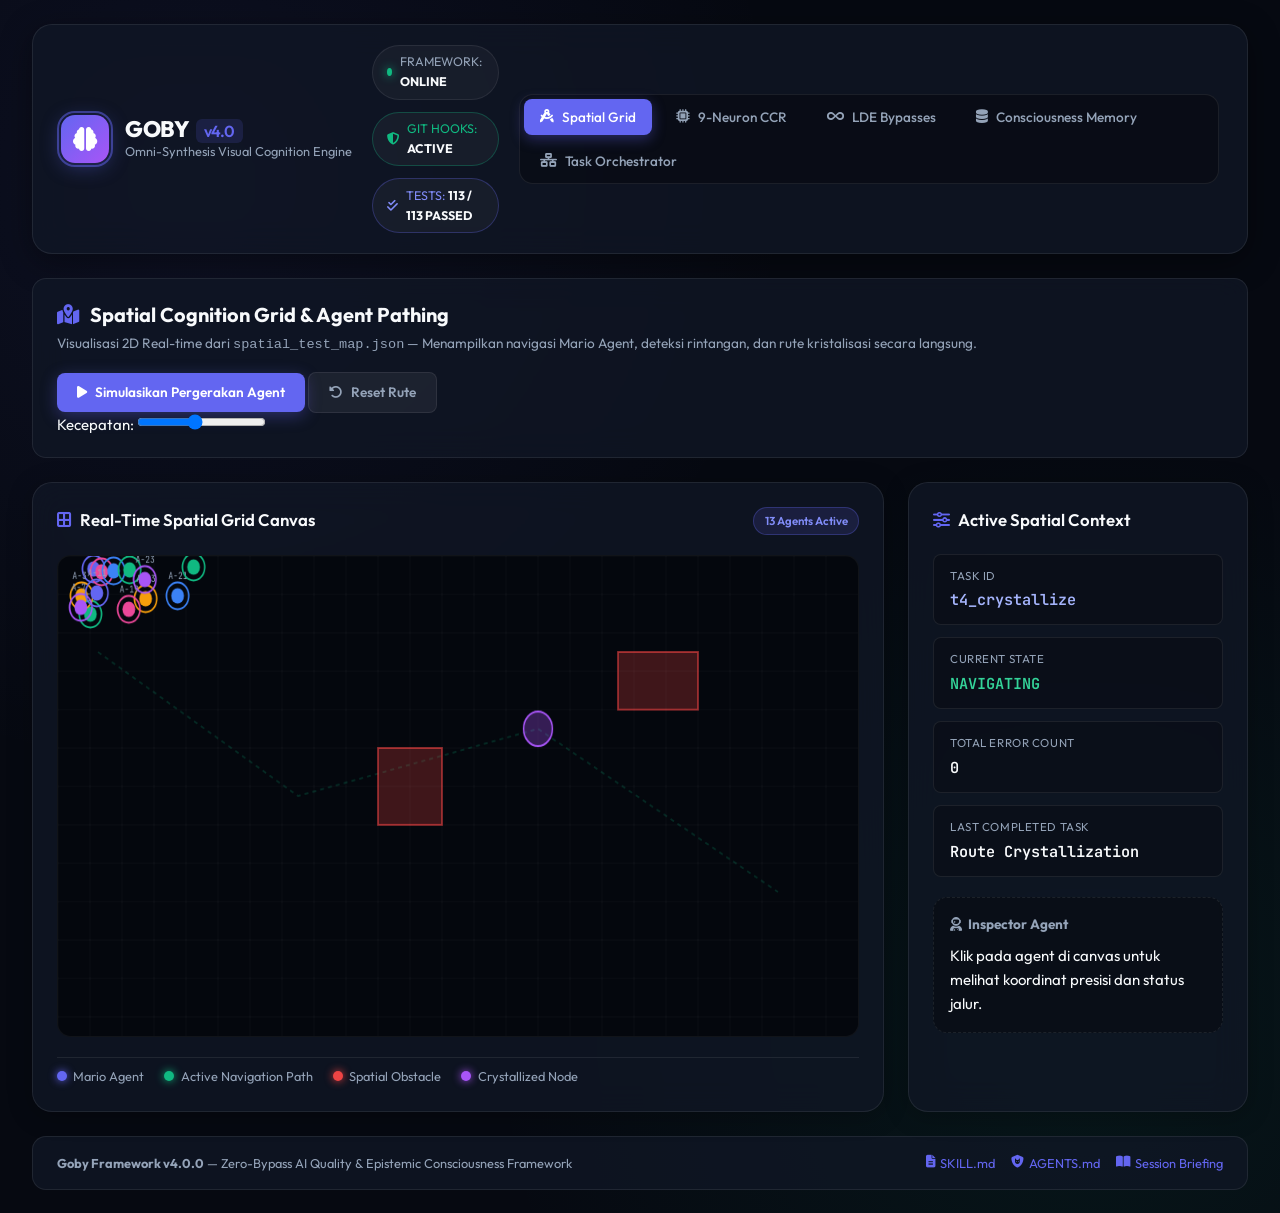
<file: demo/index.html>
<!DOCTYPE html>
<html lang="id">
<head>
  <meta charset="UTF-8">
  <meta name="viewport" content="width=device-width, initial-scale=1.0">
  <title>Goby v4.0 — Visual Cognition & Omni-Synthesis Dashboard</title>
  <meta name="description" content="Live Interactive Visual Preview & Cognition Dashboard for Goby Meta-Cognitive Framework v4.0. Visualizes 9-Neuron CCR, Spatial Cognition Grid, LDE Loop Bypasses, and Universal Consciousness.">
  <meta name="keywords" content="Goby, AI Consciousness, Code Quality, AST Analysis, Spatial Grid, Live Preview, Developer Tool">
  <meta name="theme-color" content="#0b0f19">

  <!-- Google Fonts -->
  <link rel="preconnect" href="https://fonts.googleapis.com">
  <link rel="preconnect" href="https://fonts.gstatic.com" crossorigin>
  <link href="https://fonts.googleapis.com/css2?family=JetBrains+Mono:wght@400;500;700&family=Outfit:wght@300;400;500;600;700;800&display=swap" rel="stylesheet">
  
  <!-- FontAwesome Icons -->
  <link rel="stylesheet" href="https://cdnjs.cloudflare.com/ajax/libs/font-awesome/6.4.0/css/all.min.css">
  
  <!-- Custom Styles -->
  <link rel="stylesheet" href="index.css">
</head>
<body>
  <div class="app-container">
    <!-- Top Navigation Header -->
    <header class="app-header" id="app-header">
      <div class="brand">
        <div class="logo-icon">
          <i class="fa-solid fa-brain"></i>
          <span class="pulse-ring"></span>
        </div>
        <div class="brand-text">
          <h1>GOBY <span>v4.0</span></h1>
          <p>Omni-Synthesis Visual Cognition Engine</p>
        </div>
      </div>

      <!-- Live Status Indicators -->
      <div class="header-status">
        <div class="status-chip active" id="chip-status">
          <span class="status-dot"></span>
          <span class="status-label">FRAMEWORK: <strong>ONLINE</strong></span>
        </div>
        <div class="status-chip hook-active" id="chip-hooks">
          <i class="fa-solid fa-shield-halved"></i>
          <span>GIT HOOKS: <strong>ACTIVE</strong></span>
        </div>
        <div class="status-chip metric" id="chip-tests">
          <i class="fa-solid fa-check-double"></i>
          <span>TESTS: <strong>113 / 113 PASSED</strong></span>
        </div>
      </div>

      <!-- Quick Action Navigation Tabs -->
      <nav class="nav-tabs" id="nav-tabs">
        <button class="nav-btn active" data-tab="tab-spatial" id="btn-tab-spatial">
          <i class="fa-solid fa-compass-drafting"></i> Spatial Grid
        </button>
        <button class="nav-btn" data-tab="tab-ccr" id="btn-tab-ccr">
          <i class="fa-solid fa-microchip"></i> 9-Neuron CCR
        </button>
        <button class="nav-btn" data-tab="tab-lde" id="btn-tab-lde">
          <i class="fa-solid fa-infinity"></i> LDE Bypasses
        </button>
        <button class="nav-btn" data-tab="tab-memory" id="btn-tab-memory">
          <i class="fa-solid fa-database"></i> Consciousness Memory
        </button>
        <button class="nav-btn" data-tab="tab-orchestrator" id="btn-tab-orchestrator">
          <i class="fa-solid fa-network-wired"></i> Task Orchestrator
        </button>
      </nav>
    </header>

    <!-- Main Content Area -->
    <main class="main-content">
      
      <!-- TAB 1: SPATIAL GRID PREVIEW -->
      <section class="tab-pane active" id="tab-spatial">
        <div class="section-intro">
          <div class="title-block">
            <h2><i class="fa-solid fa-map-location-dot"></i> Spatial Cognition Grid & Agent Pathing</h2>
            <p>Visualisasi 2D Real-time dari <code>spatial_test_map.json</code> — Menampilkan navigasi Mario Agent, deteksi rintangan, dan rute kristalisasi secara langsung.</p>
          </div>
          <div class="spatial-controls">
            <button class="btn btn-primary" id="btn-sim-spatial"><i class="fa-solid fa-play"></i> Simulasikan Pergerakan Agent</button>
            <button class="btn btn-secondary" id="btn-reset-spatial"><i class="fa-solid fa-rotate-left"></i> Reset Rute</button>
            <div class="speed-control">
              <label for="slider-speed">Kecepatan:</label>
              <input type="range" id="slider-speed" min="1" max="10" value="5">
            </div>
          </div>
        </div>

        <div class="grid-layout-spatial">
          <!-- Canvas Visualizer Box -->
          <div class="glass-card canvas-card Bento-large">
            <div class="card-header">
              <h3><i class="fa-solid fa-border-all"></i> Real-Time Spatial Grid Canvas</h3>
              <span class="badge" id="spatial-node-count">36 Agents Active</span>
            </div>
            <div class="canvas-wrapper">
              <canvas id="spatial-canvas" width="1000" height="500"></canvas>
              <div class="canvas-overlay" id="canvas-overlay">
                <div class="tooltip-box" id="node-tooltip" style="display: none;"></div>
              </div>
            </div>
            <div class="legend-bar">
              <span class="legend-item"><span class="color-dot agent-dot"></span> Mario Agent</span>
              <span class="legend-item"><span class="color-dot path-dot"></span> Active Navigation Path</span>
              <span class="legend-item"><span class="color-dot block-dot"></span> Spatial Obstacle</span>
              <span class="legend-item"><span class="color-dot crystal-dot"></span> Crystallized Node</span>
            </div>
          </div>

          <!-- Spatial Context Stats Sidebar -->
          <div class="glass-card Bento-side">
            <div class="card-header">
              <h3><i class="fa-solid fa-sliders"></i> Active Spatial Context</h3>
            </div>
            <div class="spatial-stats-list" id="spatial-stats-list">
              <div class="stat-box">
                <span class="stat-label">Task ID</span>
                <span class="stat-val highlight" id="sp-task-id">t4_crystallize</span>
              </div>
              <div class="stat-box">
                <span class="stat-label">Current State</span>
                <span class="stat-val status-green" id="sp-state">NAVIGATING</span>
              </div>
              <div class="stat-box">
                <span class="stat-label">Total Error Count</span>
                <span class="stat-val" id="sp-error-count">0</span>
              </div>
              <div class="stat-box">
                <span class="stat-label">Last Completed Task</span>
                <span class="stat-val" id="sp-last-task">Route Crystallization</span>
              </div>
            </div>

            <div class="agent-inspector-box">
              <h4><i class="fa-solid fa-user-astronaut"></i> Inspector Agent</h4>
              <div class="agent-details" id="agent-details">
                <p class="text-muted">Klik pada agent di canvas untuk melihat koordinat presisi dan status jalur.</p>
              </div>
            </div>
          </div>
        </div>
      </section>

      <!-- TAB 2: 9-NEURON CCR LIVE CHECKER -->
      <section class="tab-pane" id="tab-ccr">
        <div class="section-intro">
          <div class="title-block">
            <h2><i class="fa-solid fa-microchip"></i> Cognitive Control Room (CCR) — 9-Neuron Inspector</h2>
            <p>Uji coba kode Python / JS / TS secara langsung melalui 9 Neuron Hard & Soft Gate untuk membuktikan validasi AST tanpa gimmick.</p>
          </div>
        </div>

        <div class="grid-layout-ccr">
          <!-- Code Editor & File Loader Box -->
          <div class="glass-card Bento-editor">
            <div class="card-header">
              <h3><i class="fa-solid fa-code"></i> Live Code Input & AST Analyzer</h3>
              <div class="preset-selector">
                <label for="select-preset">Load Workspace File:</label>
                <select id="select-preset">
                  <option value="valid_sample">Sample Code: Clean Code (PASS)</option>
                  <option value="scope_error">Sample Code: Scope Error (Undefined Name)</option>
                  <option value="infinite_loop">Sample Code: Infinite Loop Vulnerability</option>
                  <option value="ui_slop">Sample Code: Bad UI / Slop CSS</option>
                  <option value="orchestrator">File: core/orchestrator.py</option>
                  <option value="cli">File: core/cli.py</option>
                  <option value="ccr">File: core/ccr_engine.py</option>
                </select>
              </div>
            </div>
            
            <div class="editor-container">
              <textarea id="code-input" spellcheck="false" placeholder="Tulis atau tempel kode Python / JS di sini untuk diuji oleh CCR..."></textarea>
            </div>

            <div class="editor-actions">
              <button class="btn btn-primary btn-glow" id="btn-run-ccr">
                <i class="fa-solid fa-bolt"></i> RUN 9-NEURON CCR CHECK
              </button>
              <button class="btn btn-secondary" id="btn-clear-code">
                <i class="fa-solid fa-eraser"></i> Clear
              </button>
            </div>
          </div>

          <!-- CCR Neurons Grid Dashboard -->
          <div class="glass-card Bento-neurons">
            <div class="card-header">
              <h3><i class="fa-solid fa-cubes"></i> Real-Time Neuron Signal Status</h3>
              <span class="badge badge-info" id="ccr-overall-result">READY TO CHECK</span>
            </div>

            <div class="neurons-grid" id="neurons-grid">
              <!-- 9 Neuron Cards generated dynamically -->
            </div>
          </div>
        </div>
      </section>

      <!-- TAB 3: LDE NEURO-BYPASS MATRIX -->
      <section class="tab-pane" id="tab-lde">
        <div class="section-intro">
          <div class="title-block">
            <h2><i class="fa-solid fa-infinity"></i> Loop & Failure Detection Engine (LDE) Matrix</h2>
            <p>Visualisasi Matematika Levenshtein Distance & 4 Neuro-Cognitive Bypass yang memecahkan oscilasi paradoksal saat agen AI terjebak dalam error berulang.</p>
          </div>
        </div>

        <div class="grid-layout-lde">
          <!-- Levenshtein Simulator Box -->
          <div class="glass-card Bento-large">
            <div class="card-header">
              <h3><i class="fa-solid fa-calculator"></i> Real-Time Similarity Threshold Simulator</h3>
            </div>
            <div class="lde-sim-container">
              <div class="similarity-gauge-box">
                <div class="gauge-display">
                  <span class="gauge-value" id="gauge-val">87%</span>
                  <span class="gauge-sub">SIMILARITY RATIO</span>
                </div>
                <div class="gauge-bar-wrapper">
                  <div class="gauge-fill" id="gauge-fill" style="width: 87%;"></div>
                  <div class="threshold-marker" style="left: 85%;" title="Trigger Threshold (85%)">
                    <span class="marker-tag">TRIGGER (85%)</span>
                  </div>
                </div>
              </div>

              <div class="similarity-controls">
                <label for="slider-similarity">Simulasikan Kemiripan Perubahan Kode Sesi Sebelumnya vs Sesi Sekarang:</label>
                <input type="range" id="slider-similarity" min="0" max="100" value="87">
                <p class="sim-note" id="sim-trigger-text">⚠️ <strong>LDE TRIGGERED:</strong> Similarity ≥ 85%. Attempt limit reached (2/2). Activation of Neuro-Cognitive Bypass forced!</p>
              </div>
            </div>
          </div>

          <!-- 4 Neuro-Cognitive Bypasses Cards -->
          <div class="glass-card Bento-side-full">
            <div class="card-header">
              <h3><i class="fa-solid fa-network-wired"></i> 4 Neuro-Cognitive Bypass Strategies</h3>
            </div>

            <div class="bypass-cards-grid">
              <div class="bypass-card" id="card-cantor">
                <div class="bypass-icon"><i class="fa-solid fa-shapes"></i></div>
                <h4>Cantor Diagonalization</h4>
                <p class="bypass-type">Lateral Thinking</p>
                <p class="bypass-desc">Mengubah struktur data dari rekursif ke iteratif dengan explicit stack untuk memecahkan paradoks berulang.</p>
              </div>

              <div class="bypass-card" id="card-axiom">
                <div class="bypass-icon"><i class="fa-solid fa-lightbulb"></i></div>
                <h4>Axiom Shift</h4>
                <p class="bypass-type">Epiphany / Drop Constraint</p>
                <p class="bypass-desc">Meninggalkan asumsi batasan yang kaku ketika menemui jebakan arsitektur yang berulang.</p>
              </div>

              <div class="bypass-card" id="card-system1">
                <div class="bypass-icon"><i class="fa-solid fa-bolt-lightning"></i></div>
                <h4>System 1 Intuition</h4>
                <p class="bypass-type">Heuristic Fallback</p>
                <p class="bypass-desc">Beralih dari pencarian menyeluruh (System 2) ke pencocokan pola heuristik cepat (System 1).</p>
              </div>

              <div class="bypass-card" id="card-topology">
                <div class="bypass-icon"><i class="fa-solid fa-cubes-stacked"></i></div>
                <h4>Topology Transform</h4>
                <p class="bypass-type">Domain Mapping</p>
                <p class="bypass-desc">Mengubah representasi domain masalah ke ruang keadaan ekivalen yang bebas dari hambatan awal.</p>
              </div>
            </div>
          </div>
        </div>
      </section>

      <!-- TAB 4: CONSCIOUSNESS MEMORY EXPLORER -->
      <section class="tab-pane" id="tab-memory">
        <div class="section-intro">
          <div class="title-block">
            <h2><i class="fa-solid fa-brain"></i> Universal Consciousness & Memory Explorer</h2>
            <p>Eksplorasi memori kristalisasi dari <code>universal_consciousness.json</code> dan <code>failure_patterns.json</code> yang tersimpan di disk lokal.</p>
          </div>
          <div class="search-box">
            <i class="fa-solid fa-magnifying-glass"></i>
            <input type="text" id="input-search-memory" placeholder="Cari ingatan semantik, Heuristic Learned, atau Failure Pattern...">
          </div>
        </div>

        <div class="grid-layout-memory">
          <div class="glass-card Bento-memory-list Bento-large">
            <div class="card-header">
              <h3><i class="fa-solid fa-boxes-stacked"></i> Crystallized Memories</h3>
              <span class="badge" id="mem-count-badge">Loaded from Disk</span>
            </div>
            <div class="memory-items-container" id="memory-items-container">
              <!-- Dynamic Memory items -->
            </div>
          </div>

          <div class="glass-card Bento-side">
            <div class="card-header">
              <h3><i class="fa-solid fa-file-json"></i> Active Cognitive Map</h3>
            </div>
            <div class="json-viewer" id="json-viewer">
              <pre><code id="json-content">Loading cognitive_map.json...</code></pre>
            </div>
          </div>
        </div>
      </section>

      <!-- TAB 5: TASK ORCHESTRATOR -->
      <section class="tab-pane" id="tab-orchestrator">
        <div class="section-intro">
          <div class="title-block">
            <h2><i class="fa-solid fa-network-wired"></i> Multitask Parallel Orchestrator</h2>
            <p>Visualisasi eksekusi tugas sejajar, manajemen dependensi (DAG), dan kebijakan retry berimbang dari <code>core/orchestrator.py</code>.</p>
          </div>
          <button class="btn btn-primary" id="btn-dispatch-tasks"><i class="fa-solid fa-play"></i> Simulasikan Task Dispatch (4 Worker)</button>
        </div>

        <div class="grid-layout-orchestrator">
          <div class="glass-card Bento-large">
            <div class="card-header">
              <h3><i class="fa-solid fa-list-check"></i> Parallel Task Pipeline DAG</h3>
            </div>
            <div class="task-pipeline-grid" id="task-pipeline-grid">
              <!-- Dynamic task specs generated -->
            </div>
          </div>

          <div class="glass-card Bento-side">
            <div class="card-header">
              <h3><i class="fa-solid fa-terminal"></i> Orchestrator Logs</h3>
            </div>
            <div class="orchestrator-console" id="orchestrator-console">
              <div class="log-line info">[00:00:00] MultitaskOrchestrator v4.0.0 initialized with max_workers=4.</div>
              <div class="log-line info">[00:00:00] Ready for parallel task submission.</div>
            </div>
          </div>
        </div>
      </section>

    </main>

    <!-- Footer -->
    <footer class="app-footer">
      <div class="footer-info">
        <p><strong>Goby Framework v4.0.0</strong> — Zero-Bypass AI Quality & Epistemic Consciousness Framework</p>
      </div>
      <div class="footer-links">
        <a href="file:///d:/Gemini-Ide/Goby-skill/SKILL.md" class="footer-link"><i class="fa-solid fa-file-lines"></i> SKILL.md</a>
        <a href="file:///d:/Gemini-Ide/Goby-skill/AGENTS.md" class="footer-link"><i class="fa-solid fa-shield-cat"></i> AGENTS.md</a>
        <a href="file:///d:/Gemini-Ide/Goby-skill/SESSION_BRIEFING.md" class="footer-link"><i class="fa-solid fa-book-open"></i> Session Briefing</a>
      </div>
    </footer>
  </div>

  <!-- Main JavaScript App -->
  <script src="app.js"></script>
</body>
</html>
</file>
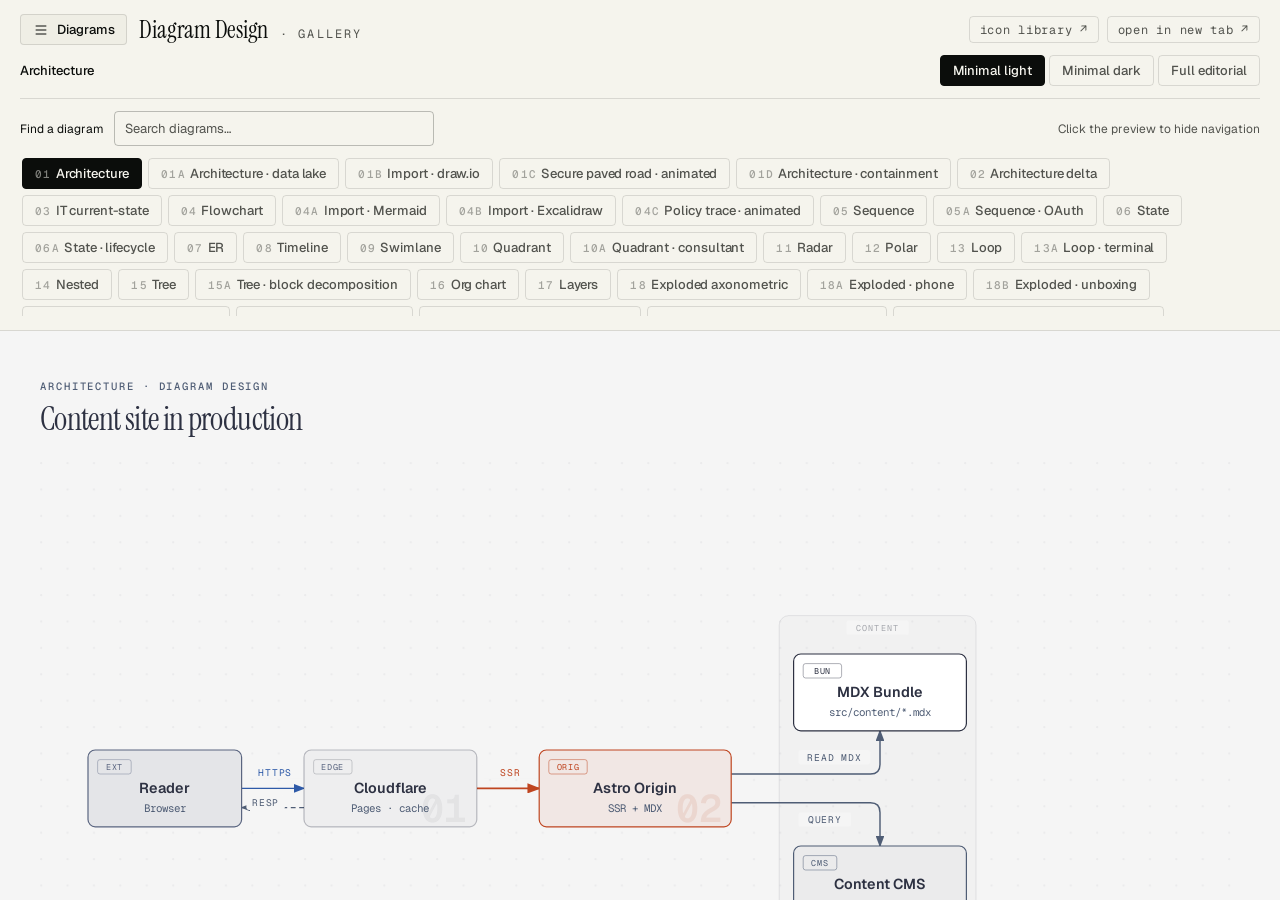
<file: .agents/skills/diagram-design/assets/index.html>
<!doctype html>
<html lang="en">
  <head>
    <meta charset="UTF-8" />
    <meta name="viewport" content="width=device-width, initial-scale=1.0" />
    <title>Diagram Design · Gallery</title>
    <link
      href="https://fonts.googleapis.com/css2?family=Instrument+Serif:ital@0;1&family=Geist:wght@400;500;600&family=Geist+Mono:wght@400;500;600&display=swap"
      rel="stylesheet"
    />
    <style>
      *,
      *::before,
      *::after {
        box-sizing: border-box;
        margin: 0;
        padding: 0;
      }
      :root {
        --paper: #f5f4ed;
        --paper-2: #efeee5;
        --ink: #0b0d0b;
        --muted: #52534e;
        --soft: #65655c;
        --rule: rgba(11, 13, 11, 0.12);
        --rule-strong: rgba(11, 13, 11, 0.25);
        --accent: #f7591f;
        --sans: "Geist", system-ui, sans-serif;
        --serif: "Instrument Serif", serif;
        --mono: "Geist Mono", ui-monospace, monospace;
      }
      html,
      body {
        height: 100%;
      }
      body {
        font-family: var(--sans);
        background: var(--paper);
        color: var(--ink);
        display: flex;
        flex-direction: column;
        overflow: hidden;
      }

      .topbar {
        padding: 0.875rem 1.25rem;
        border-bottom: 1px solid var(--rule);
        flex: 0 0 auto;
      }
      .title-row {
        display: flex;
        align-items: center;
        justify-content: space-between;
        margin-bottom: 0.625rem;
        gap: 1rem;
      }
      .title-row h1 {
        font-family: var(--serif);
        font-size: 1.5rem;
        font-weight: 400;
        letter-spacing: -0.01em;
        line-height: 1;
      }
      .title-row .meta {
        font-family: var(--mono);
        font-size: 0.75rem;
        letter-spacing: 0.18em;
        text-transform: uppercase;
        color: var(--muted);
      }
      .title-row .open-raw {
        font-family: var(--mono);
        font-size: 0.75rem;
        letter-spacing: 0.06em;
        color: var(--muted);
        text-decoration: none;
        padding: 0.3rem 0.625rem;
        border: 1px solid var(--rule);
        border-radius: 4px;
        transition:
          color 0.15s,
          border-color 0.15s;
      }
      .open-raw:hover {
        color: var(--accent);
        border-color: var(--accent);
      }

      .tabs {
        display: flex;
        flex-wrap: wrap;
        gap: 0.375rem;
        margin-bottom: 0.5rem;
      }
      .tabs.variants {
        margin-bottom: 0;
        padding: 0;
        border: 0;
        flex-wrap: nowrap;
        flex: 0 1 auto;
        gap: 0.25rem;
      }
      .tab {
        font-family: var(--sans);
        font-size: 0.8125rem;
        font-weight: 500;
        padding: 0.375rem 0.75rem;
        background: transparent;
        color: var(--muted);
        border: 1px solid var(--rule);
        border-radius: 4px;
        cursor: pointer;
        transition: all 0.12s;
        letter-spacing: -0.005em;
      }
      .tab:hover {
        color: var(--ink);
        border-color: var(--rule-strong);
      }
      .tab:disabled {
        opacity: 0.35;
        cursor: not-allowed;
      }
      .tab.active {
        background: var(--ink);
        color: var(--paper);
        border-color: var(--ink);
      }
      .tab .eyebrow {
        display: inline-block;
        margin-right: 0.25rem;
        font-family: var(--mono);
        font-size: 0.6875rem;
        letter-spacing: 0.12em;
        text-transform: uppercase;
        color: inherit;
        opacity: 0.5;
      }
      .tab.new::after {
        content: "NEW";
        display: inline-block;
        margin-left: 0.35rem;
        font-family: var(--mono);
        font-size: 0.6875rem;
        letter-spacing: 0.12em;
        color: var(--accent);
        vertical-align: 1px;
      }
      .tab.active.new::after {
        color: var(--paper);
      }

      main {
        flex: 1 1 auto;
        position: relative;
        background: var(--paper-2);
        overflow: hidden;
      }
      iframe {
        position: absolute;
        inset: 0;
        width: 100%;
        height: 100%;
        border: 0;
        background: var(--paper);
        display: block;
      }

      [hidden] { display: none !important; }
      main { min-height: 0; }
      .brand, .header-actions, .controls, .catalog-tools {
        display: flex;
        align-items: center;
        gap: 0.75rem;
        min-width: 0;
      }
      .header-actions { gap: 0.5rem; }
      .nav-toggle { display: inline-flex; align-items: center; gap: 0.5rem; flex: 0 0 auto; }
      .nav-toggle svg { width: 16px; height: 16px; }
      .nav-toggle[aria-expanded="true"] { background: var(--paper-2); color: var(--ink); }
      .controls { justify-content: space-between; gap: 1rem; }
      .current-diagram { font-size: 0.8125rem; font-weight: 500; overflow: hidden; text-overflow: ellipsis; white-space: nowrap; }
      .catalog { margin-top: 0.75rem; padding-top: 0.75rem; border-top: 1px solid var(--rule); }
      .catalog-tools { justify-content: space-between; margin-bottom: 0.625rem; }
      .search-label { display: flex; align-items: center; gap: 0.625rem; font-size: 0.75rem; min-width: 0; }
      #diagram-search {
        width: min(20rem, 45vw);
        padding: 0.5rem 0.625rem;
        border: 1px solid var(--rule-strong);
        border-radius: 4px;
        background: transparent;
        font: 0.8125rem var(--sans);
        color: var(--ink);
        caret-color: var(--accent);
      }
      #diagram-search::placeholder { color: var(--muted); }
      .catalog-hint, .empty-results { font-size: 0.75rem; color: var(--muted); }
      #type-tabs {
        max-height: min(10rem, 22vh);
        overflow-y: auto;
        overscroll-behavior: contain;
        scrollbar-width: thin;
        scrollbar-color: var(--rule-strong) var(--paper);
        margin: 0;
        padding: 2px 0.5rem 2px 2px;
      }
      #type-tabs .tab { text-align: left; max-width: 100%; overflow-wrap: anywhere; }
      .empty-results { padding: 0.75rem 0; }
      :is(button, a, input):focus-visible { outline: 2px solid var(--ink); outline-offset: 3px; }
      ::selection { background: var(--ink); color: var(--paper); }
      @media (max-width: 640px) {
        .topbar { padding: 0.75rem; }
        .title-row { flex-wrap: wrap; gap: 0.625rem; }
        .brand { flex: 1 1 auto; }
        .title-row h1 { font-size: 1.35rem; }
        .title-row .meta { display: none; }
        .header-actions { margin-left: auto; }
        .controls { flex-wrap: wrap; gap: 0.5rem; }
        .current-diagram { flex-basis: 100%; }
        .tabs.variants { flex-wrap: wrap; max-width: 100%; }
        .catalog-hint { display: none; }
        .search-label { width: 100%; }
        #diagram-search { flex: 1; width: 0; }
        #type-tabs { max-height: min(8rem, 18vh); }
      }
    </style>
  </head>
  <body>
    <header class="topbar">
      <div class="title-row">
        <div class="brand">
          <button class="tab nav-toggle" id="nav-toggle" type="button" aria-expanded="true" aria-controls="diagram-nav">
            <svg viewBox="0 0 24 24" fill="none" stroke="currentColor" stroke-width="1.5" aria-hidden="true"><path d="M4 6h16M4 12h16M4 18h16"/></svg>
            Diagrams
          </button>
        <h1>
          Diagram Design
          <span
            class="meta"
            style="
              font-family: var(--mono);
              font-size: 0.75rem;
              margin-left: 0.5rem;
            "
            >· gallery</span
          >
        </h1>
        </div>
        <div class="header-actions">
          <a class="open-raw" href="icons.html" target="_blank" rel="noopener"
            >icon library ↗</a
          >
          <a
            class="open-raw"
            id="open-raw"
            href="#"
            target="_blank"
            rel="noopener"
            >open in new tab ↗</a
          >
        </div>
      </div>

      <div class="controls">
        <p class="current-diagram" id="current-diagram">Architecture</p>
        <div
          class="tabs variants"
          id="variant-tabs"
          role="radiogroup"
          aria-label="Variant"
        >
          <button class="tab active" data-variant="">Minimal light</button>
          <button class="tab" data-variant="-dark">Minimal dark</button>
          <button class="tab" data-variant="-full">Full editorial</button>
        </div>
      </div>
      <nav class="catalog" id="diagram-nav" aria-label="Diagram catalog">
        <div class="catalog-tools">
          <label class="search-label" for="diagram-search">Find a diagram
            <input id="diagram-search" type="search" placeholder="Search diagrams…" autocomplete="off" />
          </label>
          <span class="catalog-hint">Click the preview to hide navigation</span>
        </div>
      <div class="tabs" id="type-tabs" role="radiogroup" aria-label="Diagram type">
        <button class="tab active" data-type="architecture">
          <span class="eyebrow">01</span>Architecture
        </button>
        <button class="tab" data-type="datalake" data-parent-type="architecture">
          <span class="eyebrow">01a</span>Architecture · data lake
        </button>
        <button class="tab" data-type="import-drawio" data-parent-type="architecture" data-single>
          <span class="eyebrow">01b</span>Import · draw.io
        </button>
        <button class="tab" data-type="paved-road-animated" data-parent-type="architecture" data-single>
          <span class="eyebrow">01c</span>Secure paved road · animated
        </button>
        <button class="tab" data-type="architecture-containment" data-parent-type="architecture">
          <span class="eyebrow">01d</span>Architecture · containment
        </button>
        <button class="tab" data-type="architecture-delta">
          <span class="eyebrow">02</span>Architecture delta
        </button>
        <button class="tab" data-type="it-state">
          <span class="eyebrow">03</span>IT current-state
        </button>
        <button class="tab" data-type="flowchart">
          <span class="eyebrow">04</span>Flowchart
        </button>
        <button class="tab" data-type="import-mermaid" data-parent-type="flowchart" data-single>
          <span class="eyebrow">04a</span>Import · Mermaid
        </button>
        <button class="tab" data-type="import-excalidraw" data-parent-type="flowchart" data-single>
          <span class="eyebrow">04b</span>Import · Excalidraw
        </button>
        <button class="tab" data-type="policy-trace-animated" data-parent-type="flowchart" data-single>
          <span class="eyebrow">04c</span>Policy trace · animated
        </button>
        <button class="tab" data-type="sequence">
          <span class="eyebrow">05</span>Sequence
        </button>
        <button class="tab" data-type="sequence-oauth" data-parent-type="sequence">
          <span class="eyebrow">05a</span>Sequence · OAuth
        </button>
        <button class="tab" data-type="state">
          <span class="eyebrow">06</span>State
        </button>
        <button class="tab" data-type="state-lifecycle" data-parent-type="state">
          <span class="eyebrow">06a</span>State · lifecycle
        </button>
        <button class="tab" data-type="er">
          <span class="eyebrow">07</span>ER
        </button>
        <button class="tab" data-type="timeline">
          <span class="eyebrow">08</span>Timeline
        </button>
        <button class="tab" data-type="swimlane">
          <span class="eyebrow">09</span>Swimlane
        </button>
        <button class="tab" data-type="quadrant">
          <span class="eyebrow">10</span>Quadrant
        </button>
        <button class="tab" data-type="quadrant-consultant" data-parent-type="quadrant" data-single>
          <span class="eyebrow">10a</span>Quadrant · consultant
        </button>
        <button class="tab" data-type="radar">
          <span class="eyebrow">11</span>Radar
        </button>
        <button class="tab" data-type="polar">
          <span class="eyebrow">12</span>Polar
        </button>
        <button class="tab" data-type="loop">
          <span class="eyebrow">13</span>Loop
        </button>
        <button class="tab" data-type="loop-terminal" data-parent-type="loop" data-single>
          <span class="eyebrow">13a</span>Loop · terminal
        </button>
        <button class="tab" data-type="nested">
          <span class="eyebrow">14</span>Nested
        </button>
        <button class="tab" data-type="tree">
          <span class="eyebrow">15</span>Tree
        </button>
        <button class="tab" data-type="tree-block-decomposition" data-parent-type="tree">
          <span class="eyebrow">15a</span>Tree · block decomposition
        </button>
        <button class="tab" data-type="org-chart">
          <span class="eyebrow">16</span>Org chart
        </button>
        <button class="tab" data-type="layers">
          <span class="eyebrow">17</span>Layers
        </button>
        <button class="tab" data-type="exploded">
          <span class="eyebrow">18</span>Exploded axonometric
        </button>
        <button class="tab" data-type="exploded-phone" data-parent-type="exploded">
          <span class="eyebrow">18a</span>Exploded · phone
        </button>
        <button class="tab" data-type="exploded-unboxing" data-parent-type="exploded">
          <span class="eyebrow">18b</span>Exploded · unboxing
        </button>
        <button class="tab" data-type="exploded-ai-stack" data-parent-type="exploded">
          <span class="eyebrow">18c</span>Exploded · AI agent stack
        </button>
        <button class="tab" data-type="exploded-keyboard" data-parent-type="exploded">
          <span class="eyebrow">18d</span>Exploded · keyboard
        </button>
        <button class="tab" data-type="exploded-phone-animated" data-parent-type="exploded" data-single>
          <span class="eyebrow">18e</span>Exploded · phone, animated
        </button>
        <button class="tab" data-type="exploded-unboxing-animated" data-parent-type="exploded" data-single>
          <span class="eyebrow">18f</span>Exploded · unboxing, animated
        </button>
        <button class="tab" data-type="exploded-ai-stack-animated" data-parent-type="exploded" data-single>
          <span class="eyebrow">18g</span>Exploded · AI agent stack, animated
        </button>
        <button class="tab" data-type="exploded-keyboard-animated" data-parent-type="exploded" data-single>
          <span class="eyebrow">18h</span>Exploded · keyboard, animated
        </button>
        <button class="tab" data-type="axonometric-plan">
          <span class="eyebrow">19</span>Axonometric plan
        </button>
        <button class="tab" data-type="axonometric-plan-campus" data-parent-type="axonometric-plan">
          <span class="eyebrow">19a</span>Axonometric plan · campus
        </button>
        <button class="tab" data-type="axonometric-plan-coffee-shop" data-parent-type="axonometric-plan">
          <span class="eyebrow">19b</span>Axonometric plan · coffee shop
        </button>
        <button class="tab" data-type="axonometric-plan-warehouse" data-parent-type="axonometric-plan">
          <span class="eyebrow">19c</span>Axonometric plan · warehouse
        </button>
        <button class="tab" data-type="axonometric-plan-campus-animated" data-parent-type="axonometric-plan" data-single>
          <span class="eyebrow">19d</span>Axonometric plan · campus, animated
        </button>
        <button class="tab" data-type="axonometric-plan-coffee-shop-animated" data-parent-type="axonometric-plan" data-single>
          <span class="eyebrow">19e</span>Axonometric plan · coffee shop, animated
        </button>
        <button class="tab" data-type="axonometric-plan-warehouse-animated" data-parent-type="axonometric-plan" data-single>
          <span class="eyebrow">19f</span>Axonometric plan · warehouse, animated
        </button>
        <button class="tab" data-type="venn">
          <span class="eyebrow">20</span>Venn
        </button>
        <button class="tab" data-type="pyramid">
          <span class="eyebrow">21</span>Pyramid
        </button>
        <button class="tab" data-type="bar">
          <span class="eyebrow">22</span>Bar
        </button>
        <button class="tab" data-type="waterfall">
          <span class="eyebrow">23</span>Waterfall
        </button>
        <button class="tab" data-type="treemap">
          <span class="eyebrow">24</span>Treemap
        </button>
        <button class="tab" data-type="marimekko" data-parent-type="treemap">
          <span class="eyebrow">24a</span>Marimekko
        </button>
        <button class="tab" data-type="heatmap">
          <span class="eyebrow">25</span>Heatmap
        </button>
        <button class="tab" data-type="line">
          <span class="eyebrow">26</span>Line
        </button>
        <button class="tab" data-type="slopegraph" data-parent-type="line">
          <span class="eyebrow">26a</span>Line · slopegraph
        </button>
        <button class="tab" data-type="ridgeline" data-parent-type="line">
          <span class="eyebrow">26b</span>Line · ridgeline
        </button>
        <button class="tab" data-type="streamgraph" data-parent-type="line">
          <span class="eyebrow">26c</span>Line · streamgraph
        </button>
        <button class="tab" data-type="bump" data-parent-type="line">
          <span class="eyebrow">26d</span>Line · bump
        </button>
        <button class="tab" data-type="gantt">
          <span class="eyebrow">27</span>Gantt
        </button>
        <button class="tab" data-type="scatter">
          <span class="eyebrow">28</span>Scatter
        </button>
        <button class="tab" data-type="bubble" data-parent-type="scatter">
          <span class="eyebrow">28a</span>Scatter · bubble
        </button>
        <button class="tab" data-type="beeswarm" data-parent-type="scatter">
          <span class="eyebrow">28b</span>Scatter · beeswarm
        </button>
        <button class="tab" data-type="high-level">
          <span class="eyebrow">29</span>High-Level
        </button>
        <button class="tab" data-type="high-level-vertical" data-parent-type="high-level">
          <span class="eyebrow">29a</span>High-Level / Parametric
        </button>
        <button class="tab" data-type="process">
          <span class="eyebrow">30</span>Process
        </button>
        <button class="tab" data-type="medallion">
          <span class="eyebrow">31</span>Medallion
        </button>
        <button class="tab" data-type="data-flow">
          <span class="eyebrow">32</span>Data flow
        </button>
        <button class="tab" data-type="queue-animated" data-parent-type="data-flow" data-single>
          <span class="eyebrow">32a</span>Fan-in queue · animated
        </button>
        <button class="tab" data-type="dp-integration">
          <span class="eyebrow">33</span>DP integration
        </button>
        <button class="tab" data-type="dp-security-matrix">
          <span class="eyebrow">34</span>DP security matrix
        </button>
        <button class="tab" data-type="sankey">
          <span class="eyebrow">35</span>Sankey
        </button>
        <button class="tab" data-type="fishbone">
          <span class="eyebrow">36</span>Fishbone
        </button>
        <button class="tab" data-type="wardley">
          <span class="eyebrow">37</span>Wardley map
        </button>
        <button class="tab" data-type="kanban">
          <span class="eyebrow">38</span>Kanban
        </button>
        <button class="tab" data-type="journey">
          <span class="eyebrow">39</span>User journey
        </button>
        <button class="tab" data-type="deployment">
          <span class="eyebrow">40</span>Deployment
        </button>
        <button class="tab" data-type="dependency">
          <span class="eyebrow">41</span>Dependency graph
        </button>
        <button class="tab" data-type="uml-class">
          <span class="eyebrow">42</span>UML class
        </button>
        <button class="tab" data-type="story-map">
          <span class="eyebrow">43</span>Story map
        </button>
        <button class="tab" data-type="db-schema">
          <span class="eyebrow">44</span>Database schema
        </button>
        <button class="tab" data-type="service-blueprint">
          <span class="eyebrow">45</span>Service blueprint
        </button>
      </div>

        <p class="empty-results" id="empty-results" role="status" hidden>No diagrams found. Try another search.</p>
      </nav>
    </header>

    <main>
      <iframe
        id="preview"
        src="example-architecture.html"
        title="Preview"
      ></iframe>
    </main>

    <script>
      const state = { type: "architecture", variant: "" };
      const iframe = document.getElementById("preview");
      const openRaw = document.getElementById("open-raw");

      const nav = document.getElementById("diagram-nav");
      const navToggle = document.getElementById("nav-toggle");
      const search = document.getElementById("diagram-search");
      const typeTabs = [...document.querySelectorAll("#type-tabs .tab")];
      const diagramName = (tab) => [...tab.childNodes]
        .filter((node) => node.nodeType === Node.TEXT_NODE)
        .map((node) => node.textContent).join("").trim();

      function setNavigation(open) {
        nav.hidden = !open;
        navToggle.setAttribute("aria-expanded", String(open));
      }
      navToggle.addEventListener("click", () => setNavigation(nav.hidden));
      nav.addEventListener("keydown", (event) => {
        if (event.key === "Escape") {
          setNavigation(false);
          navToggle.focus();
        }
      });
      function filterDiagrams() {
        const query = search.value.trim().toLowerCase();
        typeTabs.forEach((tab) => {
          tab.hidden = !diagramName(tab).toLowerCase().includes(query);
        });
        const visible = typeTabs.filter((tab) => !tab.hidden);
        // Keep one visible option reachable with Tab even if selection is filtered out.
        const focusable = visible.find((tab) => tab.dataset.type === state.type) || visible[0];
        typeTabs.forEach((tab) => { tab.tabIndex = tab === focusable ? 0 : -1; });
        document.getElementById("empty-results").hidden = visible.length > 0;
      }
      search.addEventListener("input", filterDiagrams);
      // Collapse on click, not pointerdown: hiding the catalog moves the preview
      // up, so collapsing mid-press would pull a control out from under the pointer
      // and its click would never fire.
      document.querySelector("main").addEventListener("click", () => setNavigation(false));
      iframe.addEventListener("load", () => {
        try {
          // Iframe events do not bubble to the gallery. Bind after each example load.
          iframe.contentDocument.addEventListener("click", () => setNavigation(false));
        } catch {
          // Local file previews may have an opaque origin; focus is handled below.
        }
      });
      // Opaque local previews expose only the focus change on press. Wait for a
      // normal click to finish inside the example before moving it.
      const PREVIEW_CLICK_GRACE_MS = 400;
      let blurCollapse = 0;
      window.addEventListener("blur", () => {
        if (document.activeElement !== iframe) return;
        let accessible = false;
        try { accessible = iframe.contentDocument !== null; } catch { accessible = false; }
        if (accessible) return;
        clearTimeout(blurCollapse);
        blurCollapse = setTimeout(() => {
          if (document.activeElement === iframe) setNavigation(false);
        }, PREVIEW_CLICK_GRACE_MS);
      });

      function update() {
        const activeType = [...document.querySelectorAll("#type-tabs .tab")].find(
          (tab) => tab.dataset.type === state.type,
        );
        const name = diagramName(activeType);
        document.getElementById("current-diagram").textContent = name;
        iframe.title = `${name} preview`;
        const single = activeType && activeType.hasAttribute("data-single");
        const variantTabs = document.querySelectorAll("#variant-tabs .tab");
        if (single) state.variant = "";
        variantTabs.forEach((tab) => {
          tab.disabled = single && tab.dataset.variant !== "";
        });
        for (const [containerId, key] of [
          ["type-tabs", "type"],
          ["variant-tabs", "variant"],
        ]) {
          document.querySelectorAll(`#${containerId} .tab`).forEach((tab) => {
            const active = tab.dataset[key] === state[key];
            tab.classList.toggle("active", active);
            tab.setAttribute("aria-checked", String(active));
            tab.tabIndex = active ? 0 : -1;
          });
        }
        const src = `example-${state.type}${state.variant}.html`;
        iframe.src = src;
        openRaw.href = src;
        filterDiagrams();
        const selectedTabs = document.querySelectorAll('#variant-tabs [role="radio"][aria-checked="true"]');
        iframe.setAttribute(
          "aria-labelledby",
          ["current-diagram", ...[...selectedTabs].map((tab) => tab.id)].join(" "),
        );
      }

      function bindTabs(containerId, key) {
        const container = document.getElementById(containerId);
        const tabs = [...container.querySelectorAll(".tab")];
        tabs.forEach((tab, index) => {
          tab.id = `${containerId}-${index}`;
          tab.setAttribute("role", "radio");
          tab.setAttribute("aria-controls", "preview");
        });

        function activate(tab, focus = false) {
          state[key] = tab.dataset[key];
          update();
          if (focus) tab.focus();
        }

        container.addEventListener("click", (e) => {
          const btn = e.target.closest(".tab");
          if (!btn || btn.disabled) return;
          activate(btn);
        });
        container.addEventListener("keydown", (e) => {
          const current = e.target.closest('[role="radio"]');
          if (!current || !container.contains(current)) return;
          const enabledTabs = tabs.filter((tab) => !tab.disabled && !tab.hidden);
          const index = enabledTabs.indexOf(current);
          let next;
          if (e.key === "ArrowRight" || e.key === "ArrowDown") {
            next = enabledTabs[(index + 1) % enabledTabs.length];
          }
          if (e.key === "ArrowLeft" || e.key === "ArrowUp") {
            next = enabledTabs[(index - 1 + enabledTabs.length) % enabledTabs.length];
          }
          if (e.key === "Home") next = enabledTabs[0];
          if (e.key === "End") next = enabledTabs.at(-1);
          if (!next) return;
          e.preventDefault();
          activate(next, true);
        });
      }

      bindTabs("type-tabs", "type");
      bindTabs("variant-tabs", "variant");
      update();
    </script>
  </body>
</html>
</file>
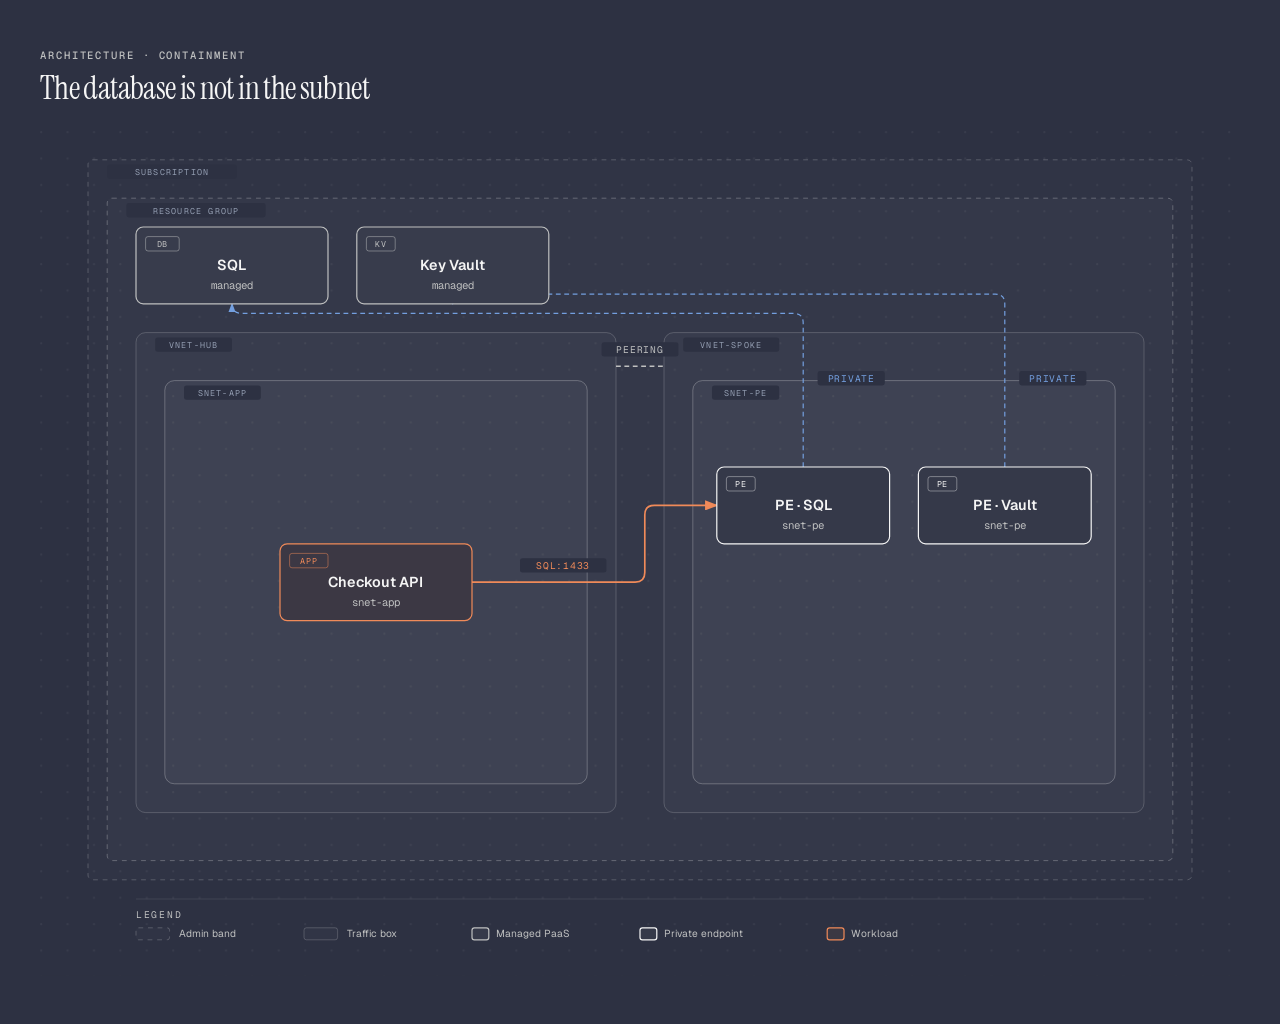
<file: .agents/skills/diagram-design/assets/example-architecture-containment-dark.html>
<!DOCTYPE html>
<html lang="en">
<head>
  <meta charset="UTF-8">
  <meta name="viewport" content="width=device-width, initial-scale=1.0">
  <title>The database is not in the subnet · Architecture</title>
  <link href="https://fonts.googleapis.com/css2?family=Instrument+Serif:ital@0;1&family=Geist:wght@400;500;600&family=Geist+Mono:wght@400;500;600&display=swap" rel="stylesheet">
  <style>
    *, *::before, *::after { box-sizing: border-box; margin: 0; padding: 0; }
    :root {
      --color-paper:   #2d3142;
      --color-ink:     #f5f5f5;
      --color-muted:   #bfc0c0;
      --color-accent:  #f08a59;
      --font-sans:     'Geist', system-ui, sans-serif;
      --font-serif:    'Instrument Serif', serif;
      --font-mono:     'Geist Mono', ui-monospace, monospace;
    }
    body {
      font-family: var(--font-sans);
      background: var(--color-paper);
      color: var(--color-ink);
      min-height: 100vh;
      display: flex;
      align-items: center;
      justify-content: center;
      padding: 3rem 2rem;
    }
    .frame { max-width: 1200px; width: 100%; }
    .diagram-container { width: 100%; overflow-x: auto; }
    .eyebrow {
      font-family: var(--font-mono);
      font-size: 0.66rem;
      font-weight: 500;
      letter-spacing: 0.18em;
      text-transform: uppercase;
      color: var(--color-muted);
      margin-bottom: 0.5rem;
    }
    h1 {
      font-family: var(--font-serif);
      font-size: clamp(1.5rem, 2.4vw + 0.75rem, 2rem);
      font-weight: 400;
      letter-spacing: -0.02em;
      line-height: 1.15;
      color: var(--color-ink);
      margin-bottom: 1.5rem;
    }
    svg { width: 100%; min-width: 1000px; display: block; }
    @media print {
      .diagram-container { overflow-x: visible; }
      svg { min-width: 0; }
    }
  </style>
</head>
<body>
  <div class="frame">
    <p class="eyebrow">Architecture · containment</p>
    <h1>The database is not in the subnet</h1>
    <div class="diagram-container">
      <svg viewBox="0 0 1000 704" xmlns="http://www.w3.org/2000/svg" role="img"
           aria-labelledby="architecture-containment-dark-title architecture-containment-dark-desc"
           data-grammar="architecture-containment">
        <title id="architecture-containment-dark-title">The database is not in the subnet</title>
        <desc id="architecture-containment-dark-desc">Nested administrative bands hold two peered virtual networks; private endpoints sit inside a subnet while their managed database and vault sit outside every traffic boundary.</desc>
        <defs>
          <pattern id="dots" width="22" height="22" patternUnits="userSpaceOnUse">
            <circle cx="1" cy="1" r="0.9" fill="rgba(245,245,245,0.10)"/>
          </pattern>
          <marker id="arrow" markerWidth="8" markerHeight="6" refX="7" refY="3" orient="auto"><polygon points="0 0, 8 3, 0 6" fill="#bfc0c0"/></marker>
          <marker id="arrow-accent" markerWidth="8" markerHeight="6" refX="7" refY="3" orient="auto"><polygon points="0 0, 8 3, 0 6" fill="#f08a59"/></marker>
          <marker id="arrow-link" markerWidth="8" markerHeight="6" refX="7" refY="3" orient="auto"><polygon points="0 0, 8 3, 0 6" fill="#739fdf"/></marker>
        </defs>

        <rect width="100%" height="100%" fill="#2d3142"/>
        <rect width="100%" height="100%" fill="url(#dots)" opacity="0.55"/>

        <!-- Scopes, outer first. Admin = band (rx=4, dashed). Traffic = box (rx=8, solid). -->
        <rect data-role="bounds" data-scope-id="subscription" data-scope-kind="admin"
              x="40" y="24" width="920" height="600" rx="4"
              fill="rgba(245,245,245,0.015)" stroke="rgba(245,245,245,0.22)" stroke-width="0.8" stroke-dasharray="4,4"/>
        <rect x="56" y="28" width="108" height="12" rx="2" fill="#2d3142"/>
        <text x="110" y="37" fill="#949eb2" font-size="7" font-family="'Geist Mono', monospace"
              text-anchor="middle" letter-spacing="0.14em">SUBSCRIPTION</text>

        <rect data-role="bounds" data-scope-id="rg" data-scope-kind="admin" data-parent="subscription"
              x="56" y="56" width="888" height="552" rx="4"
              fill="rgba(245,245,245,0.02)" stroke="rgba(245,245,245,0.28)" stroke-width="0.8" stroke-dasharray="4,4"/>
        <rect x="72" y="60" width="116" height="12" rx="2" fill="#2d3142"/>
        <text x="130" y="69" fill="#949eb2" font-size="7" font-family="'Geist Mono', monospace"
              text-anchor="middle" letter-spacing="0.14em">RESOURCE GROUP</text>

        <rect data-role="bounds" data-scope-id="vnet-hub" data-scope-kind="traffic" data-parent="rg"
              x="80" y="168" width="400" height="400" rx="8"
              fill="rgba(245,245,245,0.02)" stroke="rgba(245,245,245,0.20)" stroke-width="0.8"/>
        <rect x="96" y="172" width="64" height="12" rx="2" fill="#2d3142"/>
        <text x="128" y="181" fill="#949eb2" font-size="7" font-family="'Geist Mono', monospace"
              text-anchor="middle" letter-spacing="0.14em">VNET-HUB</text>

        <rect data-role="bounds" data-scope-id="vnet-spoke" data-scope-kind="traffic" data-parent="rg"
              x="520" y="168" width="400" height="400" rx="8"
              fill="rgba(245,245,245,0.02)" stroke="rgba(245,245,245,0.20)" stroke-width="0.8"/>
        <rect x="536" y="172" width="80" height="12" rx="2" fill="#2d3142"/>
        <text x="576" y="181" fill="#949eb2" font-size="7" font-family="'Geist Mono', monospace"
              text-anchor="middle" letter-spacing="0.14em">VNET-SPOKE</text>

        <rect data-role="bounds" data-scope-id="snet-app" data-scope-kind="traffic" data-parent="vnet-hub"
              x="104" y="208" width="352" height="336" rx="8"
              fill="rgba(245,245,245,0.03)" stroke="rgba(245,245,245,0.28)" stroke-width="0.8"/>
        <rect x="120" y="212" width="64" height="12" rx="2" fill="#2d3142"/>
        <text x="152" y="221" fill="#949eb2" font-size="7" font-family="'Geist Mono', monospace"
              text-anchor="middle" letter-spacing="0.14em">SNET-APP</text>

        <rect data-role="bounds" data-scope-id="snet-pe" data-scope-kind="traffic" data-parent="vnet-spoke"
              x="544" y="208" width="352" height="336" rx="8"
              fill="rgba(245,245,245,0.03)" stroke="rgba(245,245,245,0.28)" stroke-width="0.8"/>
        <rect x="560" y="212" width="56" height="12" rx="2" fill="#2d3142"/>
        <text x="588" y="221" fill="#949eb2" font-size="7" font-family="'Geist Mono', monospace"
              text-anchor="middle" letter-spacing="0.14em">SNET-PE</text>

        <!-- Paths behind nodes -->
        <line data-peering="hub-spoke" data-from="vnet-hub" data-to="vnet-spoke"
              x1="480" y1="196" x2="520" y2="196"
              stroke="#bfc0c0" stroke-width="1.2" stroke-dasharray="4,3"/>
        <path d="M 360,376 H 496 Q 504,376 504,368 V 320 Q 504,312 512,312 H 564"
              fill="none" stroke="#f08a59" stroke-width="1.4" marker-end="url(#arrow-accent)"/>
        <path d="M 636,280 V 160 Q 636,152 628,152 H 168 Q 160,152 160,144"
              fill="none" stroke="#739fdf" stroke-width="1" stroke-dasharray="4,3" marker-end="url(#arrow-link)"/>
        <path d="M 804,280 V 144 Q 804,136 796,136 H 352 Q 344,136 344,144"
              fill="none" stroke="#739fdf" stroke-width="1" stroke-dasharray="4,3" marker-end="url(#arrow-link)"/>

        <!-- Labels -->
        <rect x="468" y="176" width="64" height="12" rx="2" fill="#2d3142"/>
        <text x="500" y="185" fill="#bfc0c0" font-size="8" font-family="'Geist Mono', monospace" text-anchor="middle" letter-spacing="0.08em">PEERING</text>
        <rect x="400" y="356" width="72" height="12" rx="2" fill="#2d3142"/>
        <text x="436" y="365" fill="#f08a59" font-size="8" font-family="'Geist Mono', monospace" text-anchor="middle" letter-spacing="0.08em">SQL:1433</text>
        <rect x="648" y="200" width="56" height="12" rx="2" fill="#2d3142"/>
        <text x="676" y="209" fill="#739fdf" font-size="8" font-family="'Geist Mono', monospace" text-anchor="middle" letter-spacing="0.08em">PRIVATE</text>
        <rect x="816" y="200" width="56" height="12" rx="2" fill="#2d3142"/>
        <text x="844" y="209" fill="#739fdf" font-size="8" font-family="'Geist Mono', monospace" text-anchor="middle" letter-spacing="0.08em">PRIVATE</text>

        <!-- Managed PaaS — inside the resource group, outside every traffic scope -->
        <g data-node-id="sql" data-kind="managed" data-parent="rg">
          <rect data-role="bounds" x="80" y="80" width="160" height="64" rx="6" fill="#2d3142"/>
          <rect x="80" y="80" width="160" height="64" rx="6" fill="rgba(245,245,245,0.05)" stroke="#bfc0c0" stroke-width="1"/>
          <rect x="88" y="88" width="28" height="12" rx="2" fill="transparent" stroke="rgba(191,192,192,0.50)" stroke-width="0.8"/>
          <text x="102" y="97" fill="#bfc0c0" font-size="7" font-family="'Geist Mono', monospace" text-anchor="middle" letter-spacing="0.08em">DB</text>
          <text x="160" y="116" fill="#f5f5f5" font-size="12" font-weight="600" font-family="'Geist', sans-serif" text-anchor="middle">SQL</text>
          <text x="160" y="132" fill="#bfc0c0" font-size="9" font-family="'Geist Mono', monospace" text-anchor="middle">managed</text>
        </g>
        <g data-node-id="kv" data-kind="managed" data-parent="rg">
          <rect data-role="bounds" x="264" y="80" width="160" height="64" rx="6" fill="#2d3142"/>
          <rect x="264" y="80" width="160" height="64" rx="6" fill="rgba(245,245,245,0.05)" stroke="#bfc0c0" stroke-width="1"/>
          <rect x="272" y="88" width="24" height="12" rx="2" fill="transparent" stroke="rgba(191,192,192,0.50)" stroke-width="0.8"/>
          <text x="284" y="97" fill="#bfc0c0" font-size="7" font-family="'Geist Mono', monospace" text-anchor="middle" letter-spacing="0.08em">KV</text>
          <text x="344" y="116" fill="#f5f5f5" font-size="12" font-weight="600" font-family="'Geist', sans-serif" text-anchor="middle">Key Vault</text>
          <text x="344" y="132" fill="#bfc0c0" font-size="9" font-family="'Geist Mono', monospace" text-anchor="middle">managed</text>
        </g>

        <!-- Compute inside the app subnet -->
        <g data-node-id="app" data-kind="compute" data-parent="snet-app">
          <rect data-role="bounds" x="200" y="344" width="160" height="64" rx="6" fill="#2d3142"/>
          <rect x="200" y="344" width="160" height="64" rx="6" fill="rgba(240,138,89,0.08)" stroke="#f08a59" stroke-width="1"/>
          <rect x="208" y="352" width="32" height="12" rx="2" fill="transparent" stroke="rgba(240,138,89,0.50)" stroke-width="0.8"/>
          <text x="224" y="361" fill="#f08a59" font-size="7" font-family="'Geist Mono', monospace" text-anchor="middle" letter-spacing="0.08em">APP</text>
          <text x="280" y="380" fill="#f5f5f5" font-size="12" font-weight="600" font-family="'Geist', sans-serif" text-anchor="middle">Checkout API</text>
          <text x="280" y="396" fill="#bfc0c0" font-size="9" font-family="'Geist Mono', monospace" text-anchor="middle">snet-app</text>
        </g>

        <!-- Private endpoints inside the spoke subnet -->
        <g data-node-id="pe-sql" data-kind="endpoint" data-parent="snet-pe" data-target="sql">
          <rect data-role="bounds" x="564" y="280" width="144" height="64" rx="6" fill="#2d3142"/>
          <rect x="564" y="280" width="144" height="64" rx="6" fill="rgba(245,245,245,0.04)" stroke="#f5f5f5" stroke-width="1"/>
          <rect x="572" y="288" width="24" height="12" rx="2" fill="transparent" stroke="rgba(245,245,245,0.40)" stroke-width="0.8"/>
          <text x="584" y="297" fill="#f5f5f5" font-size="7" font-family="'Geist Mono', monospace" text-anchor="middle" letter-spacing="0.08em">PE</text>
          <text x="636" y="316" fill="#f5f5f5" font-size="12" font-weight="600" font-family="'Geist', sans-serif" text-anchor="middle">PE · SQL</text>
          <text x="636" y="332" fill="#bfc0c0" font-size="9" font-family="'Geist Mono', monospace" text-anchor="middle">snet-pe</text>
        </g>
        <g data-node-id="pe-kv" data-kind="endpoint" data-parent="snet-pe" data-target="kv">
          <rect data-role="bounds" x="732" y="280" width="144" height="64" rx="6" fill="#2d3142"/>
          <rect x="732" y="280" width="144" height="64" rx="6" fill="rgba(245,245,245,0.04)" stroke="#f5f5f5" stroke-width="1"/>
          <rect x="740" y="288" width="24" height="12" rx="2" fill="transparent" stroke="rgba(245,245,245,0.40)" stroke-width="0.8"/>
          <text x="752" y="297" fill="#f5f5f5" font-size="7" font-family="'Geist Mono', monospace" text-anchor="middle" letter-spacing="0.08em">PE</text>
          <text x="804" y="316" fill="#f5f5f5" font-size="12" font-weight="600" font-family="'Geist', sans-serif" text-anchor="middle">PE · Vault</text>
          <text x="804" y="332" fill="#bfc0c0" font-size="9" font-family="'Geist Mono', monospace" text-anchor="middle">snet-pe</text>
        </g>

        <!-- Legend -->
        <line x1="80" y1="640" x2="920" y2="640" stroke="rgba(245,245,245,0.10)" stroke-width="0.8"/>
        <text x="80" y="656" fill="#bfc0c0" font-size="8" font-family="'Geist Mono', monospace" letter-spacing="0.18em">LEGEND</text>
        <rect x="80" y="664" width="28" height="10" rx="2" fill="rgba(245,245,245,0.015)" stroke="rgba(245,245,245,0.22)" stroke-width="0.8" stroke-dasharray="4,4"/>
        <text x="116" y="672" fill="#bfc0c0" font-size="8.5" font-family="'Geist', sans-serif">Admin band</text>
        <rect x="220" y="664" width="28" height="10" rx="2" fill="rgba(245,245,245,0.02)" stroke="rgba(245,245,245,0.20)" stroke-width="0.8"/>
        <text x="256" y="672" fill="#bfc0c0" font-size="8.5" font-family="'Geist', sans-serif">Traffic box</text>
        <rect x="360" y="664" width="14" height="10" rx="2" fill="rgba(245,245,245,0.05)" stroke="#bfc0c0" stroke-width="1"/>
        <text x="380" y="672" fill="#bfc0c0" font-size="8.5" font-family="'Geist', sans-serif">Managed PaaS</text>
        <rect x="500" y="664" width="14" height="10" rx="2" fill="rgba(245,245,245,0.04)" stroke="#f5f5f5" stroke-width="1"/>
        <text x="520" y="672" fill="#bfc0c0" font-size="8.5" font-family="'Geist', sans-serif">Private endpoint</text>
        <rect x="656" y="664" width="14" height="10" rx="2" fill="rgba(240,138,89,0.08)" stroke="#f08a59" stroke-width="1"/>
        <text x="676" y="672" fill="#bfc0c0" font-size="8.5" font-family="'Geist', sans-serif">Workload</text>
      </svg>
    </div>
  </div>
</body>
</html>
</file>
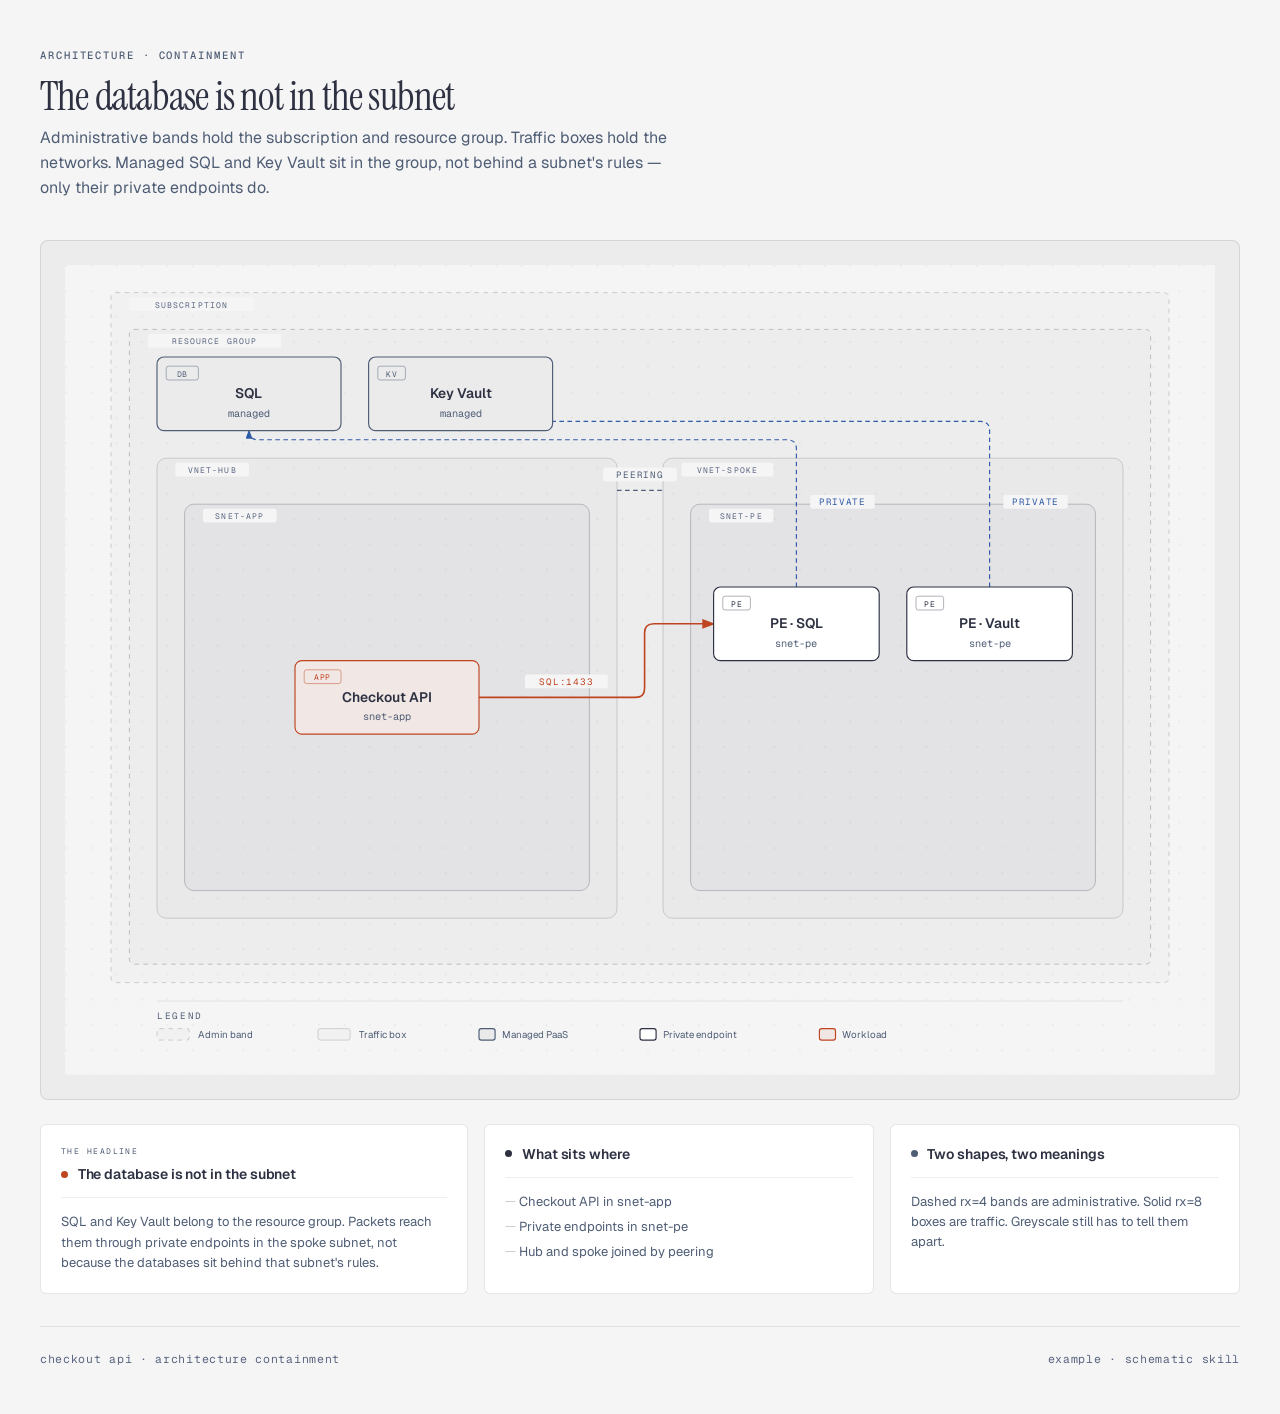
<file: .agents/skills/diagram-design/assets/example-architecture-containment-full.html>
<!DOCTYPE html>
<html lang="en">
<head>
  <meta charset="UTF-8">
  <meta name="viewport" content="width=device-width, initial-scale=1.0">
  <title>The database is not in the subnet · Architecture</title>
  <link href="https://fonts.googleapis.com/css2?family=Instrument+Serif:ital@0;1&family=Geist:wght@400;500;600&family=Geist+Mono:wght@400;500;600&display=swap" rel="stylesheet">
  <style>
    *, *::before, *::after { box-sizing: border-box; margin: 0; padding: 0; }
    :root {
      --color-paper: #f5f5f5; --color-paper-2: #ececec;
      --color-ink: #2d3142; --color-muted: #4f5d75; --color-soft: #5a6580;
      --color-rule: rgba(45,49,66,0.12);
      --color-accent: #bf4520; --color-accent-tint: rgba(191,69,32,0.08);
      --color-link: #2e5aa8;
      --font-sans: 'Geist', system-ui, sans-serif;
      --font-serif: 'Instrument Serif', serif;
      --font-mono: 'Geist Mono', ui-monospace, monospace;
    }
    body { font-family: var(--font-sans); background: var(--color-paper); min-height: 100vh; padding: 3rem 2rem; color: var(--color-ink); }
    .container { max-width: 1200px; margin: 0 auto; }
    .header { margin-bottom: 2.5rem; }
    .header-eyebrow { font-family: var(--font-mono); font-size: 0.66rem; font-weight: 500; letter-spacing: 0.18em; text-transform: uppercase; color: var(--color-muted); margin-bottom: 0.75rem; }
    h1 { font-family: var(--font-serif); font-size: clamp(1.75rem, 3vw + 1rem, 2.5rem); font-weight: 400; letter-spacing: -0.02em; line-height: 1.1; margin-bottom: 0.5rem; }
    .subtitle { font-size: 1rem; line-height: 1.55; color: var(--color-muted); max-width: 58ch; }
    .diagram-container { background: var(--color-paper-2); border-radius: 8px; border: 1px solid var(--color-rule); padding: 1.5rem; overflow-x: auto; }
    svg { width: 100%; min-width: 1000px; display: block; }
    .cards { display: grid; grid-template-columns: 1.1fr 1fr 0.9fr; gap: 1rem; margin-top: 1.5rem; }
    @media (max-width: 820px) { .cards { grid-template-columns: 1fr; } }
    .card { background: #fff; border-radius: 6px; border: 1px solid var(--color-rule); padding: 1.25rem; }
    .card .eyebrow { font-family: var(--font-mono); font-size: 0.5rem; letter-spacing: 0.18em; text-transform: uppercase; color: var(--color-muted); margin-bottom: 0.5rem; }
    .card-header { display: flex; align-items: center; gap: 0.6rem; margin-bottom: 0.875rem; padding-bottom: 0.875rem; border-bottom: 1px solid rgba(45,49,66,0.08); }
    .card-dot { width: 7px; height: 7px; border-radius: 50%; }
    .card-dot.ink { background: var(--color-ink); } .card-dot.muted { background: var(--color-muted); } .card-dot.coral { background: var(--color-accent); }
    .card h3 { font-size: 0.875rem; font-weight: 600; letter-spacing: -0.005em; }
    .card p, .card ul { color: var(--color-muted); font-size: 0.8125rem; line-height: 1.55; list-style: none; }
    .card li { margin-bottom: 0.3rem; padding-left: 0.875rem; position: relative; }
    .card li::before { content: '—'; position: absolute; left: 0; color: rgba(45,49,66,0.25); font-size: 0.75rem; }
    .footer { margin-top: 2rem; padding-top: 1.5rem; border-top: 1px solid rgba(45,49,66,0.10); font-family: var(--font-mono); font-size: 0.72rem; letter-spacing: 0.06em; color: var(--color-soft); display: flex; justify-content: space-between; flex-wrap: wrap; gap: 0.5rem; }
    @media print {
      .diagram-container { overflow-x: visible; }
      svg { min-width: 0; }
    }
  </style>
</head>
<body>
  <div class="container">
    <div class="header">
      <p class="header-eyebrow">Architecture · containment</p>
      <h1>The database is not in the subnet</h1>
      <p class="subtitle">Administrative bands hold the subscription and resource group. Traffic boxes hold the networks. Managed SQL and Key Vault sit in the group, not behind a subnet's rules — only their private endpoints do.</p>
    </div>

    <div class="diagram-container">
      <svg viewBox="0 0 1000 704" xmlns="http://www.w3.org/2000/svg" role="img"
           aria-labelledby="architecture-containment-full-title architecture-containment-full-desc"
           data-grammar="architecture-containment">
        <title id="architecture-containment-full-title">The database is not in the subnet</title>
        <desc id="architecture-containment-full-desc">Nested administrative bands hold two peered virtual networks; private endpoints sit inside a subnet while their managed database and vault sit outside every traffic boundary.</desc>
        <defs>
          <pattern id="dots" width="22" height="22" patternUnits="userSpaceOnUse">
            <circle cx="1" cy="1" r="0.9" fill="rgba(45,49,66,0.10)"/>
          </pattern>
          <marker id="arrow" markerWidth="8" markerHeight="6" refX="7" refY="3" orient="auto"><polygon points="0 0, 8 3, 0 6" fill="#4f5d75"/></marker>
          <marker id="arrow-accent" markerWidth="8" markerHeight="6" refX="7" refY="3" orient="auto"><polygon points="0 0, 8 3, 0 6" fill="#bf4520"/></marker>
          <marker id="arrow-link" markerWidth="8" markerHeight="6" refX="7" refY="3" orient="auto"><polygon points="0 0, 8 3, 0 6" fill="#2e5aa8"/></marker>
        </defs>

        <rect width="100%" height="100%" fill="#f5f5f5"/>
        <rect width="100%" height="100%" fill="url(#dots)" opacity="0.55"/>

        <!-- Scopes, outer first. Admin = band (rx=4, dashed). Traffic = box (rx=8, solid). -->
        <rect data-role="bounds" data-scope-id="subscription" data-scope-kind="admin"
              x="40" y="24" width="920" height="600" rx="4"
              fill="rgba(45,49,66,0.015)" stroke="rgba(45,49,66,0.22)" stroke-width="0.8" stroke-dasharray="4,4"/>
        <rect x="56" y="28" width="108" height="12" rx="2" fill="#f5f5f5"/>
        <text x="110" y="37" fill="#5a6580" font-size="7" font-family="'Geist Mono', monospace"
              text-anchor="middle" letter-spacing="0.14em">SUBSCRIPTION</text>

        <rect data-role="bounds" data-scope-id="rg" data-scope-kind="admin" data-parent="subscription"
              x="56" y="56" width="888" height="552" rx="4"
              fill="rgba(45,49,66,0.02)" stroke="rgba(45,49,66,0.28)" stroke-width="0.8" stroke-dasharray="4,4"/>
        <rect x="72" y="60" width="116" height="12" rx="2" fill="#f5f5f5"/>
        <text x="130" y="69" fill="#5a6580" font-size="7" font-family="'Geist Mono', monospace"
              text-anchor="middle" letter-spacing="0.14em">RESOURCE GROUP</text>

        <rect data-role="bounds" data-scope-id="vnet-hub" data-scope-kind="traffic" data-parent="rg"
              x="80" y="168" width="400" height="400" rx="8"
              fill="rgba(45,49,66,0.02)" stroke="rgba(45,49,66,0.20)" stroke-width="0.8"/>
        <rect x="96" y="172" width="64" height="12" rx="2" fill="#f5f5f5"/>
        <text x="128" y="181" fill="#5a6580" font-size="7" font-family="'Geist Mono', monospace"
              text-anchor="middle" letter-spacing="0.14em">VNET-HUB</text>

        <rect data-role="bounds" data-scope-id="vnet-spoke" data-scope-kind="traffic" data-parent="rg"
              x="520" y="168" width="400" height="400" rx="8"
              fill="rgba(45,49,66,0.02)" stroke="rgba(45,49,66,0.20)" stroke-width="0.8"/>
        <rect x="536" y="172" width="80" height="12" rx="2" fill="#f5f5f5"/>
        <text x="576" y="181" fill="#5a6580" font-size="7" font-family="'Geist Mono', monospace"
              text-anchor="middle" letter-spacing="0.14em">VNET-SPOKE</text>

        <rect data-role="bounds" data-scope-id="snet-app" data-scope-kind="traffic" data-parent="vnet-hub"
              x="104" y="208" width="352" height="336" rx="8"
              fill="rgba(45,49,66,0.03)" stroke="rgba(45,49,66,0.28)" stroke-width="0.8"/>
        <rect x="120" y="212" width="64" height="12" rx="2" fill="#f5f5f5"/>
        <text x="152" y="221" fill="#5a6580" font-size="7" font-family="'Geist Mono', monospace"
              text-anchor="middle" letter-spacing="0.14em">SNET-APP</text>

        <rect data-role="bounds" data-scope-id="snet-pe" data-scope-kind="traffic" data-parent="vnet-spoke"
              x="544" y="208" width="352" height="336" rx="8"
              fill="rgba(45,49,66,0.03)" stroke="rgba(45,49,66,0.28)" stroke-width="0.8"/>
        <rect x="560" y="212" width="56" height="12" rx="2" fill="#f5f5f5"/>
        <text x="588" y="221" fill="#5a6580" font-size="7" font-family="'Geist Mono', monospace"
              text-anchor="middle" letter-spacing="0.14em">SNET-PE</text>

        <!-- Paths behind nodes -->
        <line data-peering="hub-spoke" data-from="vnet-hub" data-to="vnet-spoke"
              x1="480" y1="196" x2="520" y2="196"
              stroke="#4f5d75" stroke-width="1.2" stroke-dasharray="4,3"/>
        <path d="M 360,376 H 496 Q 504,376 504,368 V 320 Q 504,312 512,312 H 564"
              fill="none" stroke="#bf4520" stroke-width="1.4" marker-end="url(#arrow-accent)"/>
        <path d="M 636,280 V 160 Q 636,152 628,152 H 168 Q 160,152 160,144"
              fill="none" stroke="#2e5aa8" stroke-width="1" stroke-dasharray="4,3" marker-end="url(#arrow-link)"/>
        <path d="M 804,280 V 144 Q 804,136 796,136 H 352 Q 344,136 344,144"
              fill="none" stroke="#2e5aa8" stroke-width="1" stroke-dasharray="4,3" marker-end="url(#arrow-link)"/>

        <!-- Labels -->
        <rect x="468" y="176" width="64" height="12" rx="2" fill="#f5f5f5"/>
        <text x="500" y="185" fill="#4f5d75" font-size="8" font-family="'Geist Mono', monospace" text-anchor="middle" letter-spacing="0.08em">PEERING</text>
        <rect x="400" y="356" width="72" height="12" rx="2" fill="#f5f5f5"/>
        <text x="436" y="365" fill="#bf4520" font-size="8" font-family="'Geist Mono', monospace" text-anchor="middle" letter-spacing="0.08em">SQL:1433</text>
        <rect x="648" y="200" width="56" height="12" rx="2" fill="#f5f5f5"/>
        <text x="676" y="209" fill="#2e5aa8" font-size="8" font-family="'Geist Mono', monospace" text-anchor="middle" letter-spacing="0.08em">PRIVATE</text>
        <rect x="816" y="200" width="56" height="12" rx="2" fill="#f5f5f5"/>
        <text x="844" y="209" fill="#2e5aa8" font-size="8" font-family="'Geist Mono', monospace" text-anchor="middle" letter-spacing="0.08em">PRIVATE</text>

        <!-- Managed PaaS — inside the resource group, outside every traffic scope -->
        <g data-node-id="sql" data-kind="managed" data-parent="rg">
          <rect data-role="bounds" x="80" y="80" width="160" height="64" rx="6" fill="#f5f5f5"/>
          <rect x="80" y="80" width="160" height="64" rx="6" fill="rgba(45,49,66,0.05)" stroke="#4f5d75" stroke-width="1"/>
          <rect x="88" y="88" width="28" height="12" rx="2" fill="transparent" stroke="rgba(79,93,117,0.50)" stroke-width="0.8"/>
          <text x="102" y="97" fill="#4f5d75" font-size="7" font-family="'Geist Mono', monospace" text-anchor="middle" letter-spacing="0.08em">DB</text>
          <text x="160" y="116" fill="#2d3142" font-size="12" font-weight="600" font-family="'Geist', sans-serif" text-anchor="middle">SQL</text>
          <text x="160" y="132" fill="#4f5d75" font-size="9" font-family="'Geist Mono', monospace" text-anchor="middle">managed</text>
        </g>
        <g data-node-id="kv" data-kind="managed" data-parent="rg">
          <rect data-role="bounds" x="264" y="80" width="160" height="64" rx="6" fill="#f5f5f5"/>
          <rect x="264" y="80" width="160" height="64" rx="6" fill="rgba(45,49,66,0.05)" stroke="#4f5d75" stroke-width="1"/>
          <rect x="272" y="88" width="24" height="12" rx="2" fill="transparent" stroke="rgba(79,93,117,0.50)" stroke-width="0.8"/>
          <text x="284" y="97" fill="#4f5d75" font-size="7" font-family="'Geist Mono', monospace" text-anchor="middle" letter-spacing="0.08em">KV</text>
          <text x="344" y="116" fill="#2d3142" font-size="12" font-weight="600" font-family="'Geist', sans-serif" text-anchor="middle">Key Vault</text>
          <text x="344" y="132" fill="#4f5d75" font-size="9" font-family="'Geist Mono', monospace" text-anchor="middle">managed</text>
        </g>

        <!-- Compute inside the app subnet -->
        <g data-node-id="app" data-kind="compute" data-parent="snet-app">
          <rect data-role="bounds" x="200" y="344" width="160" height="64" rx="6" fill="#f5f5f5"/>
          <rect x="200" y="344" width="160" height="64" rx="6" fill="rgba(191,69,32,0.08)" stroke="#bf4520" stroke-width="1"/>
          <rect x="208" y="352" width="32" height="12" rx="2" fill="transparent" stroke="rgba(191,69,32,0.50)" stroke-width="0.8"/>
          <text x="224" y="361" fill="#bf4520" font-size="7" font-family="'Geist Mono', monospace" text-anchor="middle" letter-spacing="0.08em">APP</text>
          <text x="280" y="380" fill="#2d3142" font-size="12" font-weight="600" font-family="'Geist', sans-serif" text-anchor="middle">Checkout API</text>
          <text x="280" y="396" fill="#4f5d75" font-size="9" font-family="'Geist Mono', monospace" text-anchor="middle">snet-app</text>
        </g>

        <!-- Private endpoints inside the spoke subnet -->
        <g data-node-id="pe-sql" data-kind="endpoint" data-parent="snet-pe" data-target="sql">
          <rect data-role="bounds" x="564" y="280" width="144" height="64" rx="6" fill="#f5f5f5"/>
          <rect x="564" y="280" width="144" height="64" rx="6" fill="#ffffff" stroke="#2d3142" stroke-width="1"/>
          <rect x="572" y="288" width="24" height="12" rx="2" fill="transparent" stroke="rgba(45,49,66,0.40)" stroke-width="0.8"/>
          <text x="584" y="297" fill="#2d3142" font-size="7" font-family="'Geist Mono', monospace" text-anchor="middle" letter-spacing="0.08em">PE</text>
          <text x="636" y="316" fill="#2d3142" font-size="12" font-weight="600" font-family="'Geist', sans-serif" text-anchor="middle">PE · SQL</text>
          <text x="636" y="332" fill="#4f5d75" font-size="9" font-family="'Geist Mono', monospace" text-anchor="middle">snet-pe</text>
        </g>
        <g data-node-id="pe-kv" data-kind="endpoint" data-parent="snet-pe" data-target="kv">
          <rect data-role="bounds" x="732" y="280" width="144" height="64" rx="6" fill="#f5f5f5"/>
          <rect x="732" y="280" width="144" height="64" rx="6" fill="#ffffff" stroke="#2d3142" stroke-width="1"/>
          <rect x="740" y="288" width="24" height="12" rx="2" fill="transparent" stroke="rgba(45,49,66,0.40)" stroke-width="0.8"/>
          <text x="752" y="297" fill="#2d3142" font-size="7" font-family="'Geist Mono', monospace" text-anchor="middle" letter-spacing="0.08em">PE</text>
          <text x="804" y="316" fill="#2d3142" font-size="12" font-weight="600" font-family="'Geist', sans-serif" text-anchor="middle">PE · Vault</text>
          <text x="804" y="332" fill="#4f5d75" font-size="9" font-family="'Geist Mono', monospace" text-anchor="middle">snet-pe</text>
        </g>

        <!-- Legend -->
        <line x1="80" y1="640" x2="920" y2="640" stroke="rgba(45,49,66,0.10)" stroke-width="0.8"/>
        <text x="80" y="656" fill="#4f5d75" font-size="8" font-family="'Geist Mono', monospace" letter-spacing="0.18em">LEGEND</text>
        <rect x="80" y="664" width="28" height="10" rx="2" fill="rgba(45,49,66,0.015)" stroke="rgba(45,49,66,0.22)" stroke-width="0.8" stroke-dasharray="4,4"/>
        <text x="116" y="672" fill="#4f5d75" font-size="8.5" font-family="'Geist', sans-serif">Admin band</text>
        <rect x="220" y="664" width="28" height="10" rx="2" fill="rgba(45,49,66,0.02)" stroke="rgba(45,49,66,0.20)" stroke-width="0.8"/>
        <text x="256" y="672" fill="#4f5d75" font-size="8.5" font-family="'Geist', sans-serif">Traffic box</text>
        <rect x="360" y="664" width="14" height="10" rx="2" fill="rgba(45,49,66,0.05)" stroke="#4f5d75" stroke-width="1"/>
        <text x="380" y="672" fill="#4f5d75" font-size="8.5" font-family="'Geist', sans-serif">Managed PaaS</text>
        <rect x="500" y="664" width="14" height="10" rx="2" fill="#ffffff" stroke="#2d3142" stroke-width="1"/>
        <text x="520" y="672" fill="#4f5d75" font-size="8.5" font-family="'Geist', sans-serif">Private endpoint</text>
        <rect x="656" y="664" width="14" height="10" rx="2" fill="rgba(191,69,32,0.08)" stroke="#bf4520" stroke-width="1"/>
        <text x="676" y="672" fill="#4f5d75" font-size="8.5" font-family="'Geist', sans-serif">Workload</text>
      </svg>
    </div>

    <div class="cards">
      <div class="card">
        <p class="eyebrow">THE HEADLINE</p>
        <div class="card-header"><span class="card-dot coral"></span><h3>The database is not in the subnet</h3></div>
        <p>SQL and Key Vault belong to the resource group. Packets reach them through private endpoints in the spoke subnet, not because the databases sit behind that subnet's rules.</p>
      </div>
      <div class="card">
        <div class="card-header"><span class="card-dot ink"></span><h3>What sits where</h3></div>
        <ul>
          <li>Checkout API in snet-app</li>
          <li>Private endpoints in snet-pe</li>
          <li>Hub and spoke joined by peering</li>
        </ul>
      </div>
      <div class="card">
        <div class="card-header"><span class="card-dot muted"></span><h3>Two shapes, two meanings</h3></div>
        <p>Dashed rx=4 bands are administrative. Solid rx=8 boxes are traffic. Greyscale still has to tell them apart.</p>
      </div>
    </div>

    <div class="footer">
      <span>checkout api · architecture containment</span>
      <span>example · schematic skill</span>
    </div>
  </div>
</body>
</html>
</file>
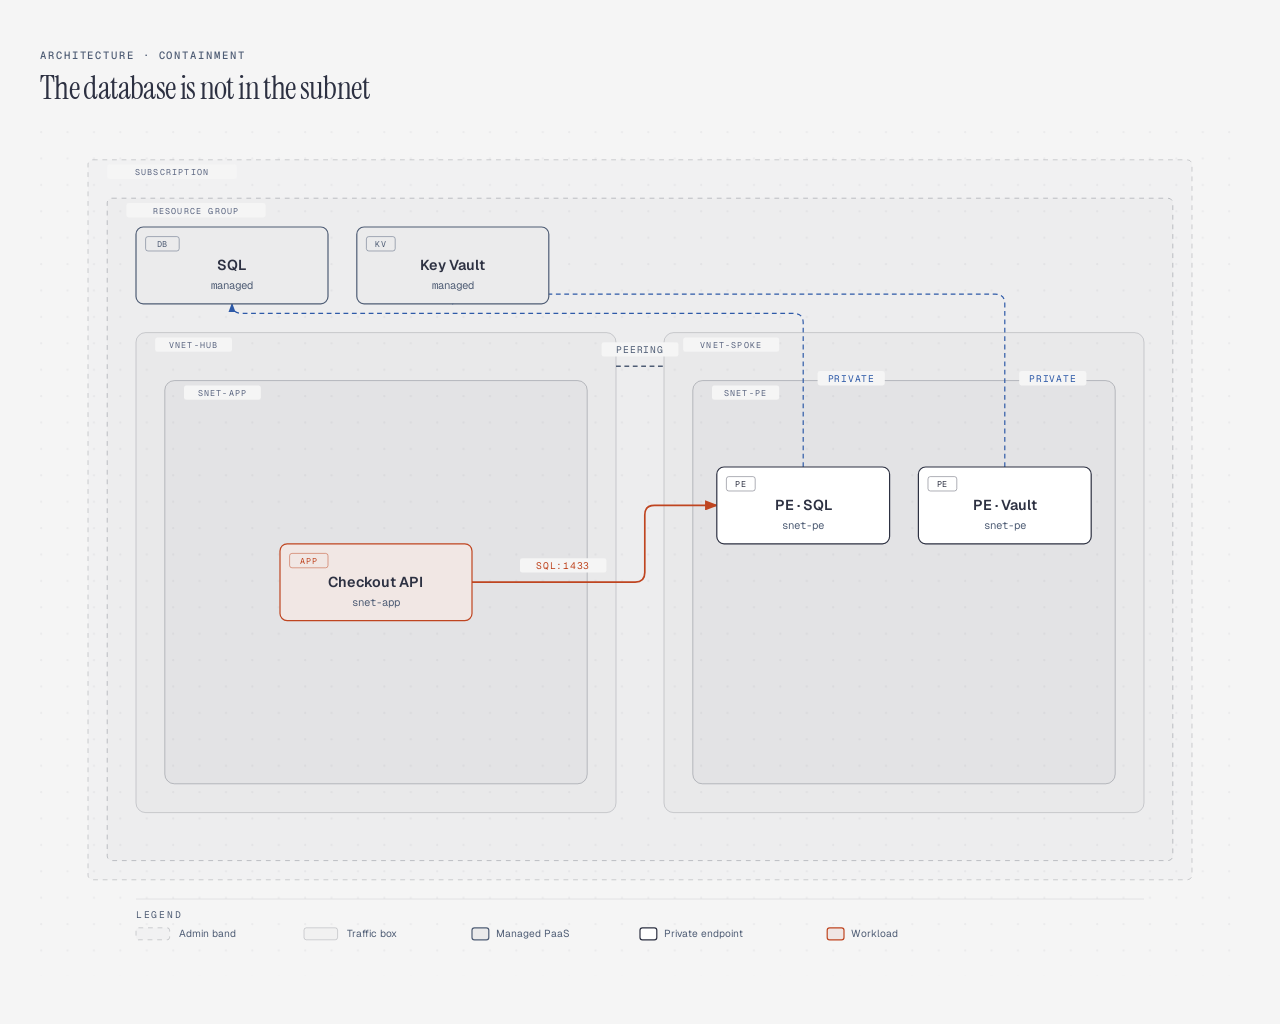
<file: .agents/skills/diagram-design/assets/example-architecture-containment.html>
<!DOCTYPE html>
<html lang="en">
<head>
  <meta charset="UTF-8">
  <meta name="viewport" content="width=device-width, initial-scale=1.0">
  <title>The database is not in the subnet · Architecture</title>
  <link href="https://fonts.googleapis.com/css2?family=Instrument+Serif:ital@0;1&family=Geist:wght@400;500;600&family=Geist+Mono:wght@400;500;600&display=swap" rel="stylesheet">
  <style>
    *, *::before, *::after { box-sizing: border-box; margin: 0; padding: 0; }
    :root {
      --color-paper:   #f5f5f5;
      --color-ink:     #2d3142;
      --color-muted:   #4f5d75;
      --color-accent:  #bf4520;
      --font-sans:     'Geist', system-ui, sans-serif;
      --font-serif:    'Instrument Serif', serif;
      --font-mono:     'Geist Mono', ui-monospace, monospace;
    }
    body {
      font-family: var(--font-sans);
      background: var(--color-paper);
      color: var(--color-ink);
      min-height: 100vh;
      display: flex;
      align-items: center;
      justify-content: center;
      padding: 3rem 2rem;
    }
    .frame { max-width: 1200px; width: 100%; }
    .diagram-container { width: 100%; overflow-x: auto; }
    .eyebrow {
      font-family: var(--font-mono);
      font-size: 0.66rem;
      font-weight: 500;
      letter-spacing: 0.18em;
      text-transform: uppercase;
      color: var(--color-muted);
      margin-bottom: 0.5rem;
    }
    h1 {
      font-family: var(--font-serif);
      font-size: clamp(1.5rem, 2.4vw + 0.75rem, 2rem);
      font-weight: 400;
      letter-spacing: -0.02em;
      line-height: 1.15;
      color: var(--color-ink);
      margin-bottom: 1.5rem;
    }
    svg { width: 100%; min-width: 1000px; display: block; }
    @media print {
      .diagram-container { overflow-x: visible; }
      svg { min-width: 0; }
    }
  </style>
</head>
<body>
  <div class="frame">
    <p class="eyebrow">Architecture · containment</p>
    <h1>The database is not in the subnet</h1>
    <div class="diagram-container">
      <svg viewBox="0 0 1000 704" xmlns="http://www.w3.org/2000/svg" role="img"
           aria-labelledby="architecture-containment-title architecture-containment-desc"
           data-grammar="architecture-containment">
        <title id="architecture-containment-title">The database is not in the subnet</title>
        <desc id="architecture-containment-desc">Nested administrative bands hold two peered virtual networks; private endpoints sit inside a subnet while their managed database and vault sit outside every traffic boundary.</desc>
        <defs>
          <pattern id="dots" width="22" height="22" patternUnits="userSpaceOnUse">
            <circle cx="1" cy="1" r="0.9" fill="rgba(45,49,66,0.10)"/>
          </pattern>
          <marker id="arrow" markerWidth="8" markerHeight="6" refX="7" refY="3" orient="auto"><polygon points="0 0, 8 3, 0 6" fill="#4f5d75"/></marker>
          <marker id="arrow-accent" markerWidth="8" markerHeight="6" refX="7" refY="3" orient="auto"><polygon points="0 0, 8 3, 0 6" fill="#bf4520"/></marker>
          <marker id="arrow-link" markerWidth="8" markerHeight="6" refX="7" refY="3" orient="auto"><polygon points="0 0, 8 3, 0 6" fill="#2e5aa8"/></marker>
        </defs>

        <rect width="100%" height="100%" fill="#f5f5f5"/>
        <rect width="100%" height="100%" fill="url(#dots)" opacity="0.55"/>

        <!-- Scopes, outer first. Admin = band (rx=4, dashed). Traffic = box (rx=8, solid). -->
        <rect data-role="bounds" data-scope-id="subscription" data-scope-kind="admin"
              x="40" y="24" width="920" height="600" rx="4"
              fill="rgba(45,49,66,0.015)" stroke="rgba(45,49,66,0.22)" stroke-width="0.8" stroke-dasharray="4,4"/>
        <rect x="56" y="28" width="108" height="12" rx="2" fill="#f5f5f5"/>
        <text x="110" y="37" fill="#5a6580" font-size="7" font-family="'Geist Mono', monospace"
              text-anchor="middle" letter-spacing="0.14em">SUBSCRIPTION</text>

        <rect data-role="bounds" data-scope-id="rg" data-scope-kind="admin" data-parent="subscription"
              x="56" y="56" width="888" height="552" rx="4"
              fill="rgba(45,49,66,0.02)" stroke="rgba(45,49,66,0.28)" stroke-width="0.8" stroke-dasharray="4,4"/>
        <rect x="72" y="60" width="116" height="12" rx="2" fill="#f5f5f5"/>
        <text x="130" y="69" fill="#5a6580" font-size="7" font-family="'Geist Mono', monospace"
              text-anchor="middle" letter-spacing="0.14em">RESOURCE GROUP</text>

        <rect data-role="bounds" data-scope-id="vnet-hub" data-scope-kind="traffic" data-parent="rg"
              x="80" y="168" width="400" height="400" rx="8"
              fill="rgba(45,49,66,0.02)" stroke="rgba(45,49,66,0.20)" stroke-width="0.8"/>
        <rect x="96" y="172" width="64" height="12" rx="2" fill="#f5f5f5"/>
        <text x="128" y="181" fill="#5a6580" font-size="7" font-family="'Geist Mono', monospace"
              text-anchor="middle" letter-spacing="0.14em">VNET-HUB</text>

        <rect data-role="bounds" data-scope-id="vnet-spoke" data-scope-kind="traffic" data-parent="rg"
              x="520" y="168" width="400" height="400" rx="8"
              fill="rgba(45,49,66,0.02)" stroke="rgba(45,49,66,0.20)" stroke-width="0.8"/>
        <rect x="536" y="172" width="80" height="12" rx="2" fill="#f5f5f5"/>
        <text x="576" y="181" fill="#5a6580" font-size="7" font-family="'Geist Mono', monospace"
              text-anchor="middle" letter-spacing="0.14em">VNET-SPOKE</text>

        <rect data-role="bounds" data-scope-id="snet-app" data-scope-kind="traffic" data-parent="vnet-hub"
              x="104" y="208" width="352" height="336" rx="8"
              fill="rgba(45,49,66,0.03)" stroke="rgba(45,49,66,0.28)" stroke-width="0.8"/>
        <rect x="120" y="212" width="64" height="12" rx="2" fill="#f5f5f5"/>
        <text x="152" y="221" fill="#5a6580" font-size="7" font-family="'Geist Mono', monospace"
              text-anchor="middle" letter-spacing="0.14em">SNET-APP</text>

        <rect data-role="bounds" data-scope-id="snet-pe" data-scope-kind="traffic" data-parent="vnet-spoke"
              x="544" y="208" width="352" height="336" rx="8"
              fill="rgba(45,49,66,0.03)" stroke="rgba(45,49,66,0.28)" stroke-width="0.8"/>
        <rect x="560" y="212" width="56" height="12" rx="2" fill="#f5f5f5"/>
        <text x="588" y="221" fill="#5a6580" font-size="7" font-family="'Geist Mono', monospace"
              text-anchor="middle" letter-spacing="0.14em">SNET-PE</text>

        <!-- Paths behind nodes -->
        <line data-peering="hub-spoke" data-from="vnet-hub" data-to="vnet-spoke"
              x1="480" y1="196" x2="520" y2="196"
              stroke="#4f5d75" stroke-width="1.2" stroke-dasharray="4,3"/>
        <path d="M 360,376 H 496 Q 504,376 504,368 V 320 Q 504,312 512,312 H 564"
              fill="none" stroke="#bf4520" stroke-width="1.4" marker-end="url(#arrow-accent)"/>
        <path d="M 636,280 V 160 Q 636,152 628,152 H 168 Q 160,152 160,144"
              fill="none" stroke="#2e5aa8" stroke-width="1" stroke-dasharray="4,3" marker-end="url(#arrow-link)"/>
        <path d="M 804,280 V 144 Q 804,136 796,136 H 352 Q 344,136 344,144"
              fill="none" stroke="#2e5aa8" stroke-width="1" stroke-dasharray="4,3" marker-end="url(#arrow-link)"/>

        <!-- Labels -->
        <rect x="468" y="176" width="64" height="12" rx="2" fill="#f5f5f5"/>
        <text x="500" y="185" fill="#4f5d75" font-size="8" font-family="'Geist Mono', monospace" text-anchor="middle" letter-spacing="0.08em">PEERING</text>
        <rect x="400" y="356" width="72" height="12" rx="2" fill="#f5f5f5"/>
        <text x="436" y="365" fill="#bf4520" font-size="8" font-family="'Geist Mono', monospace" text-anchor="middle" letter-spacing="0.08em">SQL:1433</text>
        <rect x="648" y="200" width="56" height="12" rx="2" fill="#f5f5f5"/>
        <text x="676" y="209" fill="#2e5aa8" font-size="8" font-family="'Geist Mono', monospace" text-anchor="middle" letter-spacing="0.08em">PRIVATE</text>
        <rect x="816" y="200" width="56" height="12" rx="2" fill="#f5f5f5"/>
        <text x="844" y="209" fill="#2e5aa8" font-size="8" font-family="'Geist Mono', monospace" text-anchor="middle" letter-spacing="0.08em">PRIVATE</text>

        <!-- Managed PaaS — inside the resource group, outside every traffic scope -->
        <g data-node-id="sql" data-kind="managed" data-parent="rg">
          <rect data-role="bounds" x="80" y="80" width="160" height="64" rx="6" fill="#f5f5f5"/>
          <rect x="80" y="80" width="160" height="64" rx="6" fill="rgba(45,49,66,0.05)" stroke="#4f5d75" stroke-width="1"/>
          <rect x="88" y="88" width="28" height="12" rx="2" fill="transparent" stroke="rgba(79,93,117,0.50)" stroke-width="0.8"/>
          <text x="102" y="97" fill="#4f5d75" font-size="7" font-family="'Geist Mono', monospace" text-anchor="middle" letter-spacing="0.08em">DB</text>
          <text x="160" y="116" fill="#2d3142" font-size="12" font-weight="600" font-family="'Geist', sans-serif" text-anchor="middle">SQL</text>
          <text x="160" y="132" fill="#4f5d75" font-size="9" font-family="'Geist Mono', monospace" text-anchor="middle">managed</text>
        </g>
        <g data-node-id="kv" data-kind="managed" data-parent="rg">
          <rect data-role="bounds" x="264" y="80" width="160" height="64" rx="6" fill="#f5f5f5"/>
          <rect x="264" y="80" width="160" height="64" rx="6" fill="rgba(45,49,66,0.05)" stroke="#4f5d75" stroke-width="1"/>
          <rect x="272" y="88" width="24" height="12" rx="2" fill="transparent" stroke="rgba(79,93,117,0.50)" stroke-width="0.8"/>
          <text x="284" y="97" fill="#4f5d75" font-size="7" font-family="'Geist Mono', monospace" text-anchor="middle" letter-spacing="0.08em">KV</text>
          <text x="344" y="116" fill="#2d3142" font-size="12" font-weight="600" font-family="'Geist', sans-serif" text-anchor="middle">Key Vault</text>
          <text x="344" y="132" fill="#4f5d75" font-size="9" font-family="'Geist Mono', monospace" text-anchor="middle">managed</text>
        </g>

        <!-- Compute inside the app subnet -->
        <g data-node-id="app" data-kind="compute" data-parent="snet-app">
          <rect data-role="bounds" x="200" y="344" width="160" height="64" rx="6" fill="#f5f5f5"/>
          <rect x="200" y="344" width="160" height="64" rx="6" fill="rgba(191,69,32,0.08)" stroke="#bf4520" stroke-width="1"/>
          <rect x="208" y="352" width="32" height="12" rx="2" fill="transparent" stroke="rgba(191,69,32,0.50)" stroke-width="0.8"/>
          <text x="224" y="361" fill="#bf4520" font-size="7" font-family="'Geist Mono', monospace" text-anchor="middle" letter-spacing="0.08em">APP</text>
          <text x="280" y="380" fill="#2d3142" font-size="12" font-weight="600" font-family="'Geist', sans-serif" text-anchor="middle">Checkout API</text>
          <text x="280" y="396" fill="#4f5d75" font-size="9" font-family="'Geist Mono', monospace" text-anchor="middle">snet-app</text>
        </g>

        <!-- Private endpoints inside the spoke subnet -->
        <g data-node-id="pe-sql" data-kind="endpoint" data-parent="snet-pe" data-target="sql">
          <rect data-role="bounds" x="564" y="280" width="144" height="64" rx="6" fill="#f5f5f5"/>
          <rect x="564" y="280" width="144" height="64" rx="6" fill="#ffffff" stroke="#2d3142" stroke-width="1"/>
          <rect x="572" y="288" width="24" height="12" rx="2" fill="transparent" stroke="rgba(45,49,66,0.40)" stroke-width="0.8"/>
          <text x="584" y="297" fill="#2d3142" font-size="7" font-family="'Geist Mono', monospace" text-anchor="middle" letter-spacing="0.08em">PE</text>
          <text x="636" y="316" fill="#2d3142" font-size="12" font-weight="600" font-family="'Geist', sans-serif" text-anchor="middle">PE · SQL</text>
          <text x="636" y="332" fill="#4f5d75" font-size="9" font-family="'Geist Mono', monospace" text-anchor="middle">snet-pe</text>
        </g>
        <g data-node-id="pe-kv" data-kind="endpoint" data-parent="snet-pe" data-target="kv">
          <rect data-role="bounds" x="732" y="280" width="144" height="64" rx="6" fill="#f5f5f5"/>
          <rect x="732" y="280" width="144" height="64" rx="6" fill="#ffffff" stroke="#2d3142" stroke-width="1"/>
          <rect x="740" y="288" width="24" height="12" rx="2" fill="transparent" stroke="rgba(45,49,66,0.40)" stroke-width="0.8"/>
          <text x="752" y="297" fill="#2d3142" font-size="7" font-family="'Geist Mono', monospace" text-anchor="middle" letter-spacing="0.08em">PE</text>
          <text x="804" y="316" fill="#2d3142" font-size="12" font-weight="600" font-family="'Geist', sans-serif" text-anchor="middle">PE · Vault</text>
          <text x="804" y="332" fill="#4f5d75" font-size="9" font-family="'Geist Mono', monospace" text-anchor="middle">snet-pe</text>
        </g>

        <!-- Legend -->
        <line x1="80" y1="640" x2="920" y2="640" stroke="rgba(45,49,66,0.10)" stroke-width="0.8"/>
        <text x="80" y="656" fill="#4f5d75" font-size="8" font-family="'Geist Mono', monospace" letter-spacing="0.18em">LEGEND</text>
        <rect x="80" y="664" width="28" height="10" rx="2" fill="rgba(45,49,66,0.015)" stroke="rgba(45,49,66,0.22)" stroke-width="0.8" stroke-dasharray="4,4"/>
        <text x="116" y="672" fill="#4f5d75" font-size="8.5" font-family="'Geist', sans-serif">Admin band</text>
        <rect x="220" y="664" width="28" height="10" rx="2" fill="rgba(45,49,66,0.02)" stroke="rgba(45,49,66,0.20)" stroke-width="0.8"/>
        <text x="256" y="672" fill="#4f5d75" font-size="8.5" font-family="'Geist', sans-serif">Traffic box</text>
        <rect x="360" y="664" width="14" height="10" rx="2" fill="rgba(45,49,66,0.05)" stroke="#4f5d75" stroke-width="1"/>
        <text x="380" y="672" fill="#4f5d75" font-size="8.5" font-family="'Geist', sans-serif">Managed PaaS</text>
        <rect x="500" y="664" width="14" height="10" rx="2" fill="#ffffff" stroke="#2d3142" stroke-width="1"/>
        <text x="520" y="672" fill="#4f5d75" font-size="8.5" font-family="'Geist', sans-serif">Private endpoint</text>
        <rect x="656" y="664" width="14" height="10" rx="2" fill="rgba(191,69,32,0.08)" stroke="#bf4520" stroke-width="1"/>
        <text x="676" y="672" fill="#4f5d75" font-size="8.5" font-family="'Geist', sans-serif">Workload</text>
      </svg>
    </div>
  </div>
</body>
</html>
</file>
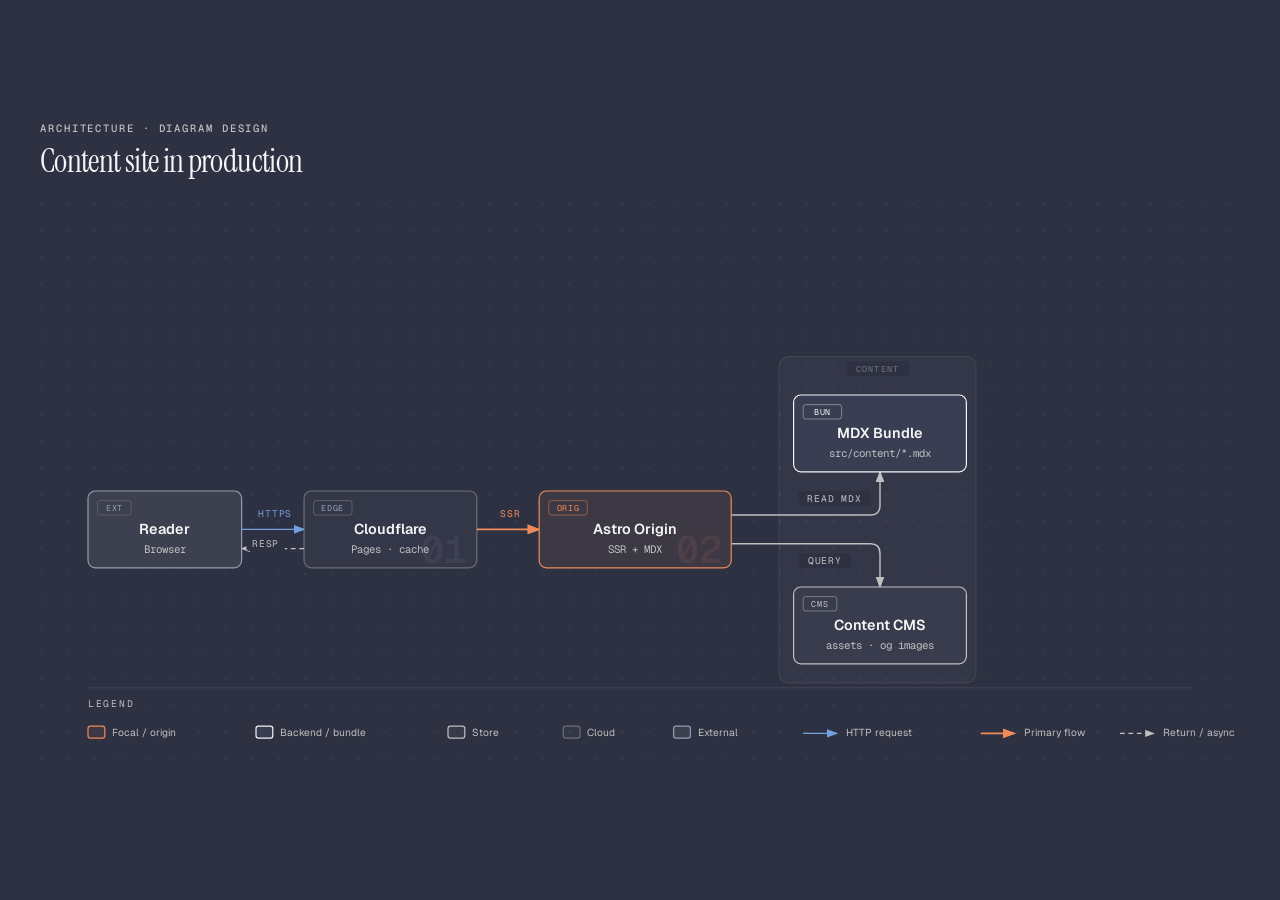
<file: .agents/skills/diagram-design/assets/example-architecture-dark.html>
<!DOCTYPE html>
<html lang="en">
<head>
  <meta charset="UTF-8">
  <meta name="viewport" content="width=device-width, initial-scale=1.0">
  <title>Content site · Architecture</title>
  <link href="https://fonts.googleapis.com/css2?family=Instrument+Serif:ital@0;1&family=Geist:wght@400;500;600&family=Geist+Mono:wght@400;500;600&display=swap" rel="stylesheet">
  <style>
    *, *::before, *::after { box-sizing: border-box; margin: 0; padding: 0; }
    :root {
      --color-paper:   #2d3142;
      --color-ink:     #f5f5f5;
      --color-muted:   #bfc0c0;
      --color-accent:  #f08a59;
      --font-sans:     'Geist', system-ui, sans-serif;
      --font-serif:    'Instrument Serif', serif;
      --font-mono:     'Geist Mono', ui-monospace, monospace;
    }

    body {
      font-family: var(--font-sans);
      background: var(--color-paper);
      color: var(--color-ink);
      min-height: 100vh;
      display: flex;
      align-items: center;
      justify-content: center;
      padding: 3rem 2rem;
    }

    .frame { max-width: 1200px; width: 100%; }

    .eyebrow {
      font-family: var(--font-mono);
      font-size: 0.66rem;
      font-weight: 500;
      letter-spacing: 0.18em;
      text-transform: uppercase;
      color: var(--color-muted);
      margin-bottom: 0.5rem;
    }

    h1 {
      font-family: var(--font-serif);
      font-size: clamp(1.5rem, 2.4vw + 0.75rem, 2rem);
      font-weight: 400;
      letter-spacing: -0.02em;
      line-height: 1.15;
      color: var(--color-ink);
      margin-bottom: 1.5rem;
    }

    svg { width: 100%; min-width: 900px; display: block; }
  </style>
</head>
<body>
  <div class="frame">
    <p class="eyebrow">Architecture · Diagram Design</p>
    <h1>Content site in production</h1>

    <svg viewBox="0 0 1000 480" xmlns="http://www.w3.org/2000/svg" role="img" aria-labelledby="architecture-dark-title architecture-dark-desc">
      <title id="architecture-dark-title">Content site in production</title>
      <desc id="architecture-dark-desc">Architecture diagram showing reader requests moving through Cloudflare to an Astro origin, MDX bundle, and content CMS.</desc>
        <defs>
          <pattern id="dots" width="22" height="22" patternUnits="userSpaceOnUse">
            <circle cx="1" cy="1" r="0.9" fill="rgba(245,245,245,0.10)"/>
          </pattern>
          <marker id="arrow" markerWidth="8" markerHeight="6" refX="7" refY="3" orient="auto"><polygon points="0 0, 8 3, 0 6" fill="#bfc0c0"/></marker>
          <marker id="arrow-accent" markerWidth="8" markerHeight="6" refX="7" refY="3" orient="auto"><polygon points="0 0, 8 3, 0 6" fill="#f08a59"/></marker>
          <marker id="arrow-link" markerWidth="8" markerHeight="6" refX="7" refY="3" orient="auto"><polygon points="0 0, 8 3, 0 6" fill="#739fdf"/></marker>
        </defs>

        <rect width="100%" height="100%" fill="#2d3142"/>
        <rect width="100%" height="100%" fill="url(#dots)" opacity="0.55"/>

        <!-- Zone: Content services (drawn before arrows and nodes) -->
        <rect x="616" y="128" width="164" height="272" rx="8"
              fill="rgba(245,245,245,0.03)" stroke="rgba(245,245,245,0.10)" stroke-width="0.8"/>
        <rect x="672" y="132" width="52" height="12" rx="2" fill="#2d3142"/>
        <text x="698" y="141" fill="rgba(245,245,245,0.35)" font-size="7" font-family="'Geist Mono', monospace"
              text-anchor="middle" letter-spacing="0.14em">CONTENT</text>

        <!-- Arrows first (behind boxes) -->
        <line x1="168" y1="272" x2="220" y2="272" stroke="#739fdf" stroke-width="1.2" marker-end="url(#arrow-link)"/>
        <line x1="364" y1="272" x2="416" y2="272" stroke="#f08a59" stroke-width="1.4" marker-end="url(#arrow-accent)"/>
        <path d="M 576,260 H 692 Q 700,260 700,252 V 224"
              fill="none" stroke="#bfc0c0" stroke-width="1.2" marker-end="url(#arrow)"/>
        <path d="M 576,284 H 692 Q 700,284 700,292 V 320"
              fill="none" stroke="#bfc0c0" stroke-width="1.2" marker-end="url(#arrow)"/>

        <!-- Dashed return: Cloudflare→Reader (cached HTML) -->
        <path d="M 220,288 H 168" fill="none" stroke="#bfc0c0" stroke-width="1" stroke-dasharray="4,3" marker-end="url(#arrow)"/>

        <!-- Arrow labels -->
        <rect x="172" y="252" width="48" height="12" rx="2" fill="#2d3142"/>
        <text x="196" y="262" fill="#739fdf" font-size="8" font-family="'Geist Mono', monospace" text-anchor="middle" letter-spacing="0.08em">HTTPS</text>

        <rect x="172" y="278" width="32" height="12" rx="2" fill="#2d3142"/>
        <text x="188" y="287" fill="#bfc0c0" font-size="8" font-family="'Geist Mono', monospace" text-anchor="middle" letter-spacing="0.08em">RESP</text>

        <rect x="368" y="252" width="48" height="12" rx="2" fill="#2d3142"/>
        <text x="392" y="262" fill="#f08a59" font-size="8" font-family="'Geist Mono', monospace" text-anchor="middle" letter-spacing="0.08em">SSR</text>

        <rect x="632" y="240" width="60" height="12" rx="2" fill="#2d3142"/>
        <text x="662" y="249" fill="#bfc0c0" font-size="8" font-family="'Geist Mono', monospace" text-anchor="middle" letter-spacing="0.08em">READ MDX</text>

        <rect x="632" y="292" width="44" height="12" rx="2" fill="#2d3142"/>
        <text x="654" y="301" fill="#bfc0c0" font-size="8" font-family="'Geist Mono', monospace" text-anchor="middle" letter-spacing="0.08em">QUERY</text>

        <!-- Node: Reader -->
        <rect x="40" y="240" width="128" height="64" rx="6" fill="#2d3142"/>
        <rect x="40" y="240" width="128" height="64" rx="6" fill="rgba(191,192,192,0.10)" stroke="#949eb2" stroke-width="1"/>
        <rect x="48" y="248" width="28" height="12" rx="2" fill="transparent" stroke="rgba(142,140,131,0.40)" stroke-width="0.8"/>
        <text x="62" y="257" fill="#949eb2" font-size="7" font-family="'Geist Mono', monospace" text-anchor="middle" letter-spacing="0.08em">EXT</text>
        <text x="104" y="276" fill="#f5f5f5" font-size="12" font-weight="600" font-family="'Geist', sans-serif" text-anchor="middle">Reader</text>
        <text x="104" y="292" fill="#bfc0c0" font-size="9" font-family="'Geist Mono', monospace" text-anchor="middle">Browser</text>

        <!-- Node: Cloudflare -->
        <rect x="220" y="240" width="144" height="64" rx="6" fill="#2d3142"/>
        <rect x="220" y="240" width="144" height="64" rx="6" fill="rgba(245,245,245,0.03)" stroke="rgba(245,245,245,0.30)" stroke-width="1"/>
        <rect x="228" y="248" width="32" height="12" rx="2" fill="transparent" stroke="rgba(245,245,245,0.22)" stroke-width="0.8"/>
        <text x="244" y="257" fill="#949eb2" font-size="7" font-family="'Geist Mono', monospace" text-anchor="middle" letter-spacing="0.08em">EDGE</text>
        <text x="356" y="300" fill="rgba(245,245,245,0.06)" font-size="32" font-weight="600" font-family="'Geist Mono', monospace" text-anchor="end">01</text>
        <text x="292" y="276" fill="#f5f5f5" font-size="12" font-weight="600" font-family="'Geist', sans-serif" text-anchor="middle">Cloudflare</text>
        <text x="292" y="292" fill="#bfc0c0" font-size="9" font-family="'Geist Mono', monospace" text-anchor="middle">Pages · cache</text>

        <!-- Node: Astro (focal coral) -->
        <rect x="416" y="240" width="160" height="64" rx="6" fill="#2d3142"/>
        <rect x="416" y="240" width="160" height="64" rx="6" fill="rgba(240,138,89,0.08)" stroke="#f08a59" stroke-width="1"/>
        <rect x="424" y="248" width="32" height="12" rx="2" fill="transparent" stroke="rgba(240,138,89,0.50)" stroke-width="0.8"/>
        <text x="440" y="257" fill="#f08a59" font-size="7" font-family="'Geist Mono', monospace" text-anchor="middle" letter-spacing="0.08em">ORIG</text>
        <text x="568" y="300" fill="rgba(240,138,89,0.10)" font-size="32" font-weight="600" font-family="'Geist Mono', monospace" text-anchor="end">02</text>
        <text x="496" y="276" fill="#f5f5f5" font-size="12" font-weight="600" font-family="'Geist', sans-serif" text-anchor="middle">Astro Origin</text>
        <text x="496" y="292" fill="#bfc0c0" font-size="9" font-family="'Geist Mono', monospace" text-anchor="middle">SSR + MDX</text>

        <!-- Node: MDX Bundle -->
        <rect x="628" y="160" width="144" height="64" rx="6" fill="#2d3142"/>
        <rect x="628" y="160" width="144" height="64" rx="6" fill="#393e53" stroke="#f5f5f5" stroke-width="1"/>
        <rect x="636" y="168" width="32" height="12" rx="2" fill="transparent" stroke="rgba(245,245,245,0.40)" stroke-width="0.8"/>
        <text x="652" y="177" fill="#f5f5f5" font-size="7" font-family="'Geist Mono', monospace" text-anchor="middle" letter-spacing="0.08em">BUN</text>
        <text x="700" y="196" fill="#f5f5f5" font-size="12" font-weight="600" font-family="'Geist', sans-serif" text-anchor="middle">MDX Bundle</text>
        <text x="700" y="212" fill="#bfc0c0" font-size="9" font-family="'Geist Mono', monospace" text-anchor="middle">src/content/*.mdx</text>

        <!-- Node: Content CMS -->
        <rect x="628" y="320" width="144" height="64" rx="6" fill="#2d3142"/>
        <rect x="628" y="320" width="144" height="64" rx="6" fill="rgba(245,245,245,0.05)" stroke="#bfc0c0" stroke-width="1"/>
        <rect x="636" y="328" width="28" height="12" rx="2" fill="transparent" stroke="rgba(191,192,192,0.50)" stroke-width="0.8"/>
        <text x="650" y="337" fill="#bfc0c0" font-size="7" font-family="'Geist Mono', monospace" text-anchor="middle" letter-spacing="0.08em">CMS</text>
        <text x="700" y="356" fill="#f5f5f5" font-size="12" font-weight="600" font-family="'Geist', sans-serif" text-anchor="middle">Content CMS</text>
        <text x="700" y="372" fill="#bfc0c0" font-size="9" font-family="'Geist Mono', monospace" text-anchor="middle">assets · og images</text>

        <!-- Legend strip -->
        <line x1="40" y1="404" x2="960" y2="404" stroke="rgba(245,245,245,0.10)" stroke-width="0.8"/>
        <text x="40" y="420" fill="#bfc0c0" font-size="8" font-family="'Geist Mono', monospace" letter-spacing="0.18em">LEGEND</text>

        <rect x="40" y="436" width="14" height="10" rx="2" fill="rgba(240,138,89,0.08)" stroke="#f08a59" stroke-width="1"/>
        <text x="60" y="444" fill="#bfc0c0" font-size="8.5" font-family="'Geist', sans-serif">Focal / origin</text>

        <rect x="180" y="436" width="14" height="10" rx="2" fill="#393e53" stroke="#f5f5f5" stroke-width="1"/>
        <text x="200" y="444" fill="#bfc0c0" font-size="8.5" font-family="'Geist', sans-serif">Backend / bundle</text>

        <rect x="340" y="436" width="14" height="10" rx="2" fill="rgba(245,245,245,0.05)" stroke="#bfc0c0" stroke-width="1"/>
        <text x="360" y="444" fill="#bfc0c0" font-size="8.5" font-family="'Geist', sans-serif">Store</text>

        <rect x="436" y="436" width="14" height="10" rx="2" fill="rgba(245,245,245,0.03)" stroke="rgba(245,245,245,0.30)" stroke-width="1"/>
        <text x="456" y="444" fill="#bfc0c0" font-size="8.5" font-family="'Geist', sans-serif">Cloud</text>

        <rect x="528" y="436" width="14" height="10" rx="2" fill="rgba(191,192,192,0.10)" stroke="#949eb2" stroke-width="1"/>
        <text x="548" y="444" fill="#bfc0c0" font-size="8.5" font-family="'Geist', sans-serif">External</text>

        <line x1="636" y1="442" x2="664" y2="442" stroke="#739fdf" stroke-width="1.2" marker-end="url(#arrow-link)"/>
        <text x="672" y="444" fill="#bfc0c0" font-size="8.5" font-family="'Geist', sans-serif">HTTP request</text>

        <line x1="784" y1="442" x2="812" y2="442" stroke="#f08a59" stroke-width="1.4" marker-end="url(#arrow-accent)"/>
        <text x="820" y="444" fill="#bfc0c0" font-size="8.5" font-family="'Geist', sans-serif">Primary flow</text>

        <line x1="900" y1="442" x2="928" y2="442" stroke="#bfc0c0" stroke-width="1" stroke-dasharray="4,3" marker-end="url(#arrow)"/>
        <text x="936" y="444" fill="#bfc0c0" font-size="8.5" font-family="'Geist', sans-serif">Return / async</text>
      </svg>
  </div>
</body>
</html>
</file>
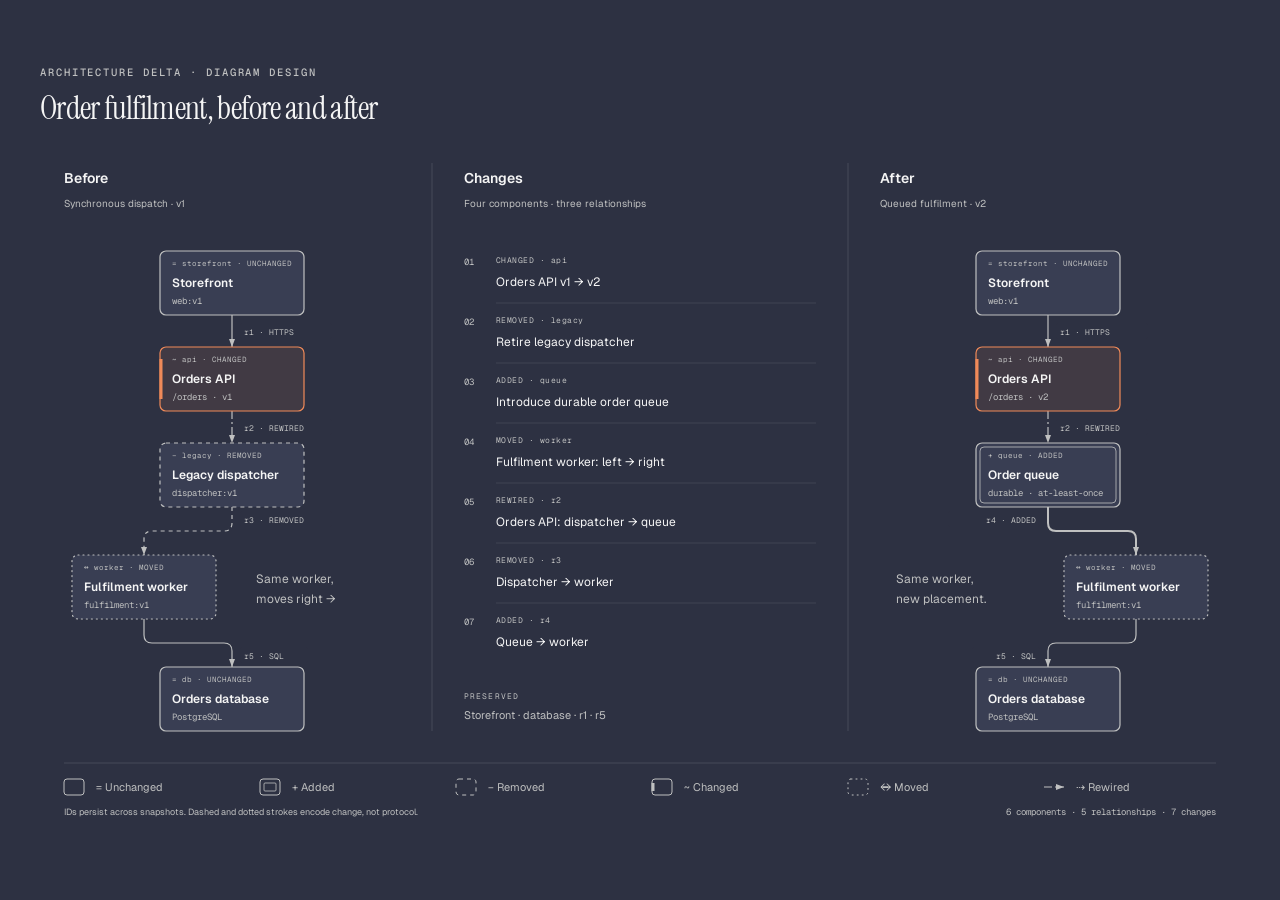
<file: .agents/skills/diagram-design/assets/example-architecture-delta-dark.html>
<!DOCTYPE html>
<html lang="en">
<head>
  <meta charset="UTF-8">
  <meta name="viewport" content="width=device-width, initial-scale=1.0">
  <title>Order fulfilment · Architecture delta</title>
  <link href="https://fonts.googleapis.com/css2?family=Instrument+Serif:ital@0;1&family=Geist:wght@400;500;600&family=Geist+Mono:wght@400;500;600&display=swap" rel="stylesheet">
  <style>
    *, *::before, *::after { box-sizing: border-box; margin: 0; padding: 0; }
    :root {
      --color-paper: #2d3142;
      --color-ink: #f5f5f5;
      --color-muted: #bfc0c0;
      --color-rule: rgba(245,245,245,0.12);
      --color-accent: #f08a59;
      --font-sans: 'Geist', system-ui, sans-serif;
      --font-serif: 'Instrument Serif', serif;
      --font-mono: 'Geist Mono', ui-monospace, monospace;
    }
    body { font-family: var(--font-sans); color: var(--color-ink); background: var(--color-paper); min-height: 100vh; padding: 3rem 2rem; display: flex; align-items: center; justify-content: center; }
    .frame { width: 100%; max-width: 1200px; min-width: 0; margin: 0 auto; }
    .eyebrow { font-family: var(--font-mono); font-size: 0.66rem; font-weight: 500; letter-spacing: 0.18em; text-transform: uppercase; color: var(--color-muted); margin-bottom: 0.75rem; }
    h1 { font-family: var(--font-serif); font-size: clamp(1.75rem, 3vw + 1rem, 2rem); line-height: 1.1; font-weight: 400; letter-spacing: -0.02em; margin-bottom: 1.75rem; }
    .subtitle { max-width: 64ch; font-size: 0.9375rem; line-height: 1.6; color: var(--color-muted); margin-bottom: 2rem; }
    .diagram-container { width: 100%; overflow-x: auto; }
    .diagram-container:focus-visible { outline: 2px solid var(--color-muted); outline-offset: 4px; }
    svg { display: block; width: 100%; min-width: 1100px; }
    .scroll-hint { display: none; margin: 1rem 0 0; font-size: 0.8125rem; color: var(--color-muted); }
    @media (max-width: 700px) { body { padding: 2rem 1rem; } .scroll-hint { display: block; } }
  </style>
</head>
<body>
  <main class="frame">
    <p class="eyebrow">Architecture delta · Diagram Design</p>
    <h1>Order fulfilment, before and after</h1>

    <div class="diagram-container" role="region" aria-label="Before, changes, and after architecture comparison; scroll horizontally on narrow screens" tabindex="0">
      <svg viewBox="0 0 1200 680" xmlns="http://www.w3.org/2000/svg" data-diagram="architecture-delta" role="img" aria-labelledby="architecture-delta-dark-title architecture-delta-dark-desc">
        <title id="architecture-delta-dark-title">Order fulfilment, before and after</title>
        <desc id="architecture-delta-dark-desc">A durable order queue replaces the legacy dispatcher, Orders API changes from v1 to v2, the fulfilment worker moves without changing implementation, and the storefront and database stay unchanged, with seven component and relationship changes listed between both snapshots.</desc>
        <defs>
          <marker id="architecture-delta-dark-arrow" markerWidth="8" markerHeight="6" refX="8" refY="3" orient="auto" markerUnits="userSpaceOnUse"><polygon points="0 0, 8 3, 0 6" fill="#bfc0c0"/></marker>
        </defs>
        <rect width="1200" height="680" fill="#2d3142"/>
        <text x="24" y="28" fill="#f5f5f5" font-size="14" font-family="'Geist', sans-serif" font-weight="600">Before</text>
        <text x="24" y="52" fill="#bfc0c0" font-size="10" font-family="'Geist', sans-serif" >Synchronous dispatch · v1</text>
        <text x="424" y="28" fill="#f5f5f5" font-size="14" font-family="'Geist', sans-serif" font-weight="600">Changes</text>
        <text x="424" y="52" fill="#bfc0c0" font-size="10" font-family="'Geist', sans-serif" >Four components · three relationships</text>
        <text x="840" y="28" fill="#f5f5f5" font-size="14" font-family="'Geist', sans-serif" font-weight="600">After</text>
        <text x="840" y="52" fill="#bfc0c0" font-size="10" font-family="'Geist', sans-serif" >Queued fulfilment · v2</text>
        <path d="M 392 8 V 576 M 808 8 V 576" stroke="rgba(245,245,245,0.12)" stroke-width="1"/>
        <g data-snapshot="before" transform="translate(24 96)" data-grid="336 480 4">
<!-- Relationships precede components; endpoints meet the declared bounds. -->
<path data-kind="relationship" data-object-id="r1" data-status="unchanged" data-signature="https:create" data-from="storefront" data-to="api" d="M 168 64 V 96" fill="none" stroke="#bfc0c0" stroke-width="1.2" marker-end="url(#architecture-delta-dark-arrow)"/>
<path data-kind="relationship" data-object-id="r2" data-status="rewired" data-signature="submit-order" data-from="api" data-to="legacy" d="M 168 160 V 192" fill="none" stroke="#bfc0c0" stroke-width="1.2" stroke-dasharray="8 3 2 3" marker-end="url(#architecture-delta-dark-arrow)"/>
<path data-kind="relationship" data-object-id="r3" data-status="removed" data-signature="dispatch" data-from="legacy" data-to="worker" d="M 168 256 V 272 Q 168 280 160 280 H 88 Q 80 280 80 288 V 304" fill="none" stroke="#bfc0c0" stroke-width="1.2" stroke-dasharray="4 4" marker-end="url(#architecture-delta-dark-arrow)"/>
<path data-kind="relationship" data-object-id="r5" data-status="unchanged" data-signature="write-order" data-from="worker" data-to="db" d="M 80 368 V 384 Q 80 392 88 392 H 160 Q 168 392 168 400 V 416" fill="none" stroke="#bfc0c0" stroke-width="1.2" marker-end="url(#architecture-delta-dark-arrow)"/>
<rect x="176" y="72" width="92" height="16" rx="2" fill="#2d3142"/>
<text x="180" y="84" fill="#bfc0c0" font-size="8" font-family="'Geist Mono', monospace" >r1 · HTTPS</text>
<rect x="176" y="168" width="92" height="16" rx="2" fill="#2d3142"/>
<text x="180" y="180" fill="#bfc0c0" font-size="8" font-family="'Geist Mono', monospace" >r2 · REWIRED</text>
<rect x="176" y="260" width="92" height="16" rx="2" fill="#2d3142"/>
<text x="180" y="272" fill="#bfc0c0" font-size="8" font-family="'Geist Mono', monospace" >r3 · REMOVED</text>
<rect x="176" y="396" width="68" height="16" rx="2" fill="#2d3142"/>
<text x="180" y="408" fill="#bfc0c0" font-size="8" font-family="'Geist Mono', monospace" >r5 · SQL</text>
<g data-kind="component" data-object-id="storefront" data-status="unchanged" data-signature="web:v1">
<rect data-role="bounds" x="96" y="0" width="144" height="64" rx="6" fill="#393e53" stroke="#bfc0c0" stroke-width="1.2"/>
<text x="108" y="15" fill="#bfc0c0" font-size="7.5" font-family="'Geist Mono', monospace" >= storefront · UNCHANGED</text>
<text x="108" y="36" fill="#f5f5f5" font-size="12" font-family="'Geist', sans-serif" font-weight="600">Storefront</text>
<text x="108" y="53" fill="#bfc0c0" font-size="9" font-family="'Geist Mono', monospace" >web:v1</text>
</g>
<g data-kind="component" data-object-id="api" data-status="changed" data-signature="orders:v1">
<rect data-role="bounds" x="96" y="96" width="144" height="64" rx="6" fill="rgba(240,138,89,0.10)" stroke="#f08a59" stroke-width="1.2"/>
<path d="M 97 108 V 148" fill="none" stroke="#f08a59" stroke-width="3"/>
<text x="108" y="111" fill="#bfc0c0" font-size="7.5" font-family="'Geist Mono', monospace" >~ api · CHANGED</text>
<text x="108" y="132" fill="#f5f5f5" font-size="12" font-family="'Geist', sans-serif" font-weight="600">Orders API</text>
<text x="108" y="149" fill="#bfc0c0" font-size="9" font-family="'Geist Mono', monospace" >/orders · v1</text>
</g>
<g data-kind="component" data-object-id="legacy" data-status="removed" data-signature="dispatcher:v1">
<rect data-role="bounds" x="96" y="192" width="144" height="64" rx="6" fill="#393e53" stroke="#bfc0c0" stroke-width="1.2" stroke-dasharray="4 4"/>
<text x="108" y="207" fill="#bfc0c0" font-size="7.5" font-family="'Geist Mono', monospace" >− legacy · REMOVED</text>
<text x="108" y="228" fill="#f5f5f5" font-size="12" font-family="'Geist', sans-serif" font-weight="600">Legacy dispatcher</text>
<text x="108" y="245" fill="#bfc0c0" font-size="9" font-family="'Geist Mono', monospace" >dispatcher:v1</text>
</g>
<g data-kind="component" data-object-id="worker" data-status="moved" data-signature="fulfilment:v1">
<rect data-role="bounds" x="8" y="304" width="144" height="64" rx="6" fill="#393e53" stroke="#bfc0c0" stroke-width="1.2" stroke-dasharray="1 4" stroke-linecap="round"/>
<text x="20" y="319" fill="#bfc0c0" font-size="7.5" font-family="'Geist Mono', monospace" >↔ worker · MOVED</text>
<text x="20" y="340" fill="#f5f5f5" font-size="12" font-family="'Geist', sans-serif" font-weight="600">Fulfilment worker</text>
<text x="20" y="357" fill="#bfc0c0" font-size="9" font-family="'Geist Mono', monospace" >fulfilment:v1</text>
</g>
<g data-kind="component" data-object-id="db" data-status="unchanged" data-signature="orders:postgres">
<rect data-role="bounds" x="96" y="416" width="144" height="64" rx="6" fill="#393e53" stroke="#bfc0c0" stroke-width="1.2"/>
<text x="108" y="431" fill="#bfc0c0" font-size="7.5" font-family="'Geist Mono', monospace" >= db · UNCHANGED</text>
<text x="108" y="452" fill="#f5f5f5" font-size="12" font-family="'Geist', sans-serif" font-weight="600">Orders database</text>
<text x="108" y="469" fill="#bfc0c0" font-size="9" font-family="'Geist Mono', monospace" >PostgreSQL</text>
</g>
<text x="192" y="332" fill="#bfc0c0" font-size="12" font-family="'Geist', sans-serif" >Same worker,</text>
<text x="192" y="352" fill="#bfc0c0" font-size="12" font-family="'Geist', sans-serif" >moves right →</text>
</g>
        <text x="424" y="110" fill="#bfc0c0" font-size="9" font-family="'Geist Mono', monospace" >01</text>
<text x="456" y="108" data-change="CHANGED" data-target="api" fill="#bfc0c0" font-size="8" font-family="'Geist Mono', monospace" letter-spacing="0.06em">CHANGED · api<tspan x="456" y="131" fill="#f5f5f5" font-size="12" font-family="'Geist', sans-serif" letter-spacing="0">Orders API v1 → v2</tspan></text>
<path d="M 456 148 H 776" stroke="rgba(245,245,245,0.12)" stroke-width="0.8"/>
<text x="424" y="170" fill="#bfc0c0" font-size="9" font-family="'Geist Mono', monospace" >02</text>
<text x="456" y="168" data-change="REMOVED" data-target="legacy" fill="#bfc0c0" font-size="8" font-family="'Geist Mono', monospace" letter-spacing="0.06em">REMOVED · legacy<tspan x="456" y="191" fill="#f5f5f5" font-size="12" font-family="'Geist', sans-serif" letter-spacing="0">Retire legacy dispatcher</tspan></text>
<path d="M 456 208 H 776" stroke="rgba(245,245,245,0.12)" stroke-width="0.8"/>
<text x="424" y="230" fill="#bfc0c0" font-size="9" font-family="'Geist Mono', monospace" >03</text>
<text x="456" y="228" data-change="ADDED" data-target="queue" fill="#bfc0c0" font-size="8" font-family="'Geist Mono', monospace" letter-spacing="0.06em">ADDED · queue<tspan x="456" y="251" fill="#f5f5f5" font-size="12" font-family="'Geist', sans-serif" letter-spacing="0">Introduce durable order queue</tspan></text>
<path d="M 456 268 H 776" stroke="rgba(245,245,245,0.12)" stroke-width="0.8"/>
<text x="424" y="290" fill="#bfc0c0" font-size="9" font-family="'Geist Mono', monospace" >04</text>
<text x="456" y="288" data-change="MOVED" data-target="worker" fill="#bfc0c0" font-size="8" font-family="'Geist Mono', monospace" letter-spacing="0.06em">MOVED · worker<tspan x="456" y="311" fill="#f5f5f5" font-size="12" font-family="'Geist', sans-serif" letter-spacing="0">Fulfilment worker: left → right</tspan></text>
<path d="M 456 328 H 776" stroke="rgba(245,245,245,0.12)" stroke-width="0.8"/>
<text x="424" y="350" fill="#bfc0c0" font-size="9" font-family="'Geist Mono', monospace" >05</text>
<text x="456" y="348" data-change="REWIRED" data-target="r2" fill="#bfc0c0" font-size="8" font-family="'Geist Mono', monospace" letter-spacing="0.06em">REWIRED · r2<tspan x="456" y="371" fill="#f5f5f5" font-size="12" font-family="'Geist', sans-serif" letter-spacing="0">Orders API: dispatcher → queue</tspan></text>
<path d="M 456 388 H 776" stroke="rgba(245,245,245,0.12)" stroke-width="0.8"/>
<text x="424" y="410" fill="#bfc0c0" font-size="9" font-family="'Geist Mono', monospace" >06</text>
<text x="456" y="408" data-change="REMOVED" data-target="r3" fill="#bfc0c0" font-size="8" font-family="'Geist Mono', monospace" letter-spacing="0.06em">REMOVED · r3<tspan x="456" y="431" fill="#f5f5f5" font-size="12" font-family="'Geist', sans-serif" letter-spacing="0">Dispatcher → worker</tspan></text>
<path d="M 456 448 H 776" stroke="rgba(245,245,245,0.12)" stroke-width="0.8"/>
<text x="424" y="470" fill="#bfc0c0" font-size="9" font-family="'Geist Mono', monospace" >07</text>
<text x="456" y="468" data-change="ADDED" data-target="r4" fill="#bfc0c0" font-size="8" font-family="'Geist Mono', monospace" letter-spacing="0.06em">ADDED · r4<tspan x="456" y="491" fill="#f5f5f5" font-size="12" font-family="'Geist', sans-serif" letter-spacing="0">Queue → worker</tspan></text>
<text x="424" y="544" fill="#bfc0c0" font-size="8" font-family="'Geist Mono', monospace" letter-spacing="0.14em">PRESERVED</text>
<text x="424" y="564" fill="#bfc0c0" font-size="11" font-family="'Geist', sans-serif" >Storefront · database · r1 · r5</text>
        <g data-snapshot="after" transform="translate(840 96)" data-grid="336 480 4">
<!-- Relationships precede components; endpoints meet the declared bounds. -->
<path data-kind="relationship" data-object-id="r1" data-status="unchanged" data-signature="https:create" data-from="storefront" data-to="api" d="M 168 64 V 96" fill="none" stroke="#bfc0c0" stroke-width="1.2" marker-end="url(#architecture-delta-dark-arrow)"/>
<path data-kind="relationship" data-object-id="r2" data-status="rewired" data-signature="submit-order" data-from="api" data-to="queue" d="M 168 160 V 192" fill="none" stroke="#bfc0c0" stroke-width="1.2" stroke-dasharray="8 3 2 3" marker-end="url(#architecture-delta-dark-arrow)"/>
<path data-kind="relationship" data-object-id="r4" data-status="added" data-signature="deliver" data-from="queue" data-to="worker" d="M 168 256 V 272 Q 168 280 176 280 H 248 Q 256 280 256 288 V 304" fill="none" stroke="#bfc0c0" stroke-width="2" marker-end="url(#architecture-delta-dark-arrow)"/>
<path data-kind="relationship" data-object-id="r5" data-status="unchanged" data-signature="write-order" data-from="worker" data-to="db" d="M 256 368 V 384 Q 256 392 248 392 H 176 Q 168 392 168 400 V 416" fill="none" stroke="#bfc0c0" stroke-width="1.2" marker-end="url(#architecture-delta-dark-arrow)"/>
<rect x="176" y="72" width="92" height="16" rx="2" fill="#2d3142"/>
<text x="180" y="84" fill="#bfc0c0" font-size="8" font-family="'Geist Mono', monospace" >r1 · HTTPS</text>
<rect x="176" y="168" width="92" height="16" rx="2" fill="#2d3142"/>
<text x="180" y="180" fill="#bfc0c0" font-size="8" font-family="'Geist Mono', monospace" >r2 · REWIRED</text>
<rect x="68" y="260" width="92" height="16" rx="2" fill="#2d3142"/>
<text x="156" y="272" fill="#bfc0c0" font-size="8" font-family="'Geist Mono', monospace" text-anchor="end">r4 · ADDED</text>
<rect x="92" y="396" width="68" height="16" rx="2" fill="#2d3142"/>
<text x="156" y="408" fill="#bfc0c0" font-size="8" font-family="'Geist Mono', monospace" text-anchor="end">r5 · SQL</text>
<g data-kind="component" data-object-id="storefront" data-status="unchanged" data-signature="web:v1">
<rect data-role="bounds" x="96" y="0" width="144" height="64" rx="6" fill="#393e53" stroke="#bfc0c0" stroke-width="1.2"/>
<text x="108" y="15" fill="#bfc0c0" font-size="7.5" font-family="'Geist Mono', monospace" >= storefront · UNCHANGED</text>
<text x="108" y="36" fill="#f5f5f5" font-size="12" font-family="'Geist', sans-serif" font-weight="600">Storefront</text>
<text x="108" y="53" fill="#bfc0c0" font-size="9" font-family="'Geist Mono', monospace" >web:v1</text>
</g>
<g data-kind="component" data-object-id="api" data-status="changed" data-signature="orders:v2">
<rect data-role="bounds" x="96" y="96" width="144" height="64" rx="6" fill="rgba(240,138,89,0.10)" stroke="#f08a59" stroke-width="1.2"/>
<path d="M 97 108 V 148" fill="none" stroke="#f08a59" stroke-width="3"/>
<text x="108" y="111" fill="#bfc0c0" font-size="7.5" font-family="'Geist Mono', monospace" >~ api · CHANGED</text>
<text x="108" y="132" fill="#f5f5f5" font-size="12" font-family="'Geist', sans-serif" font-weight="600">Orders API</text>
<text x="108" y="149" fill="#bfc0c0" font-size="9" font-family="'Geist Mono', monospace" >/orders · v2</text>
</g>
<g data-kind="component" data-object-id="queue" data-status="added" data-signature="orders:durable:v1">
<rect data-role="bounds" x="96" y="192" width="144" height="64" rx="6" fill="#393e53" stroke="#bfc0c0" stroke-width="1.2"/>
<rect x="100" y="196" width="136" height="56" rx="4" fill="none" stroke="#bfc0c0" stroke-width="0.8"/>
<text x="108" y="207" fill="#bfc0c0" font-size="7.5" font-family="'Geist Mono', monospace" >+ queue · ADDED</text>
<text x="108" y="228" fill="#f5f5f5" font-size="12" font-family="'Geist', sans-serif" font-weight="600">Order queue</text>
<text x="108" y="245" fill="#bfc0c0" font-size="9" font-family="'Geist Mono', monospace" >durable · at-least-once</text>
</g>
<g data-kind="component" data-object-id="worker" data-status="moved" data-signature="fulfilment:v1">
<rect data-role="bounds" x="184" y="304" width="144" height="64" rx="6" fill="#393e53" stroke="#bfc0c0" stroke-width="1.2" stroke-dasharray="1 4" stroke-linecap="round"/>
<text x="196" y="319" fill="#bfc0c0" font-size="7.5" font-family="'Geist Mono', monospace" >↔ worker · MOVED</text>
<text x="196" y="340" fill="#f5f5f5" font-size="12" font-family="'Geist', sans-serif" font-weight="600">Fulfilment worker</text>
<text x="196" y="357" fill="#bfc0c0" font-size="9" font-family="'Geist Mono', monospace" >fulfilment:v1</text>
</g>
<g data-kind="component" data-object-id="db" data-status="unchanged" data-signature="orders:postgres">
<rect data-role="bounds" x="96" y="416" width="144" height="64" rx="6" fill="#393e53" stroke="#bfc0c0" stroke-width="1.2"/>
<text x="108" y="431" fill="#bfc0c0" font-size="7.5" font-family="'Geist Mono', monospace" >= db · UNCHANGED</text>
<text x="108" y="452" fill="#f5f5f5" font-size="12" font-family="'Geist', sans-serif" font-weight="600">Orders database</text>
<text x="108" y="469" fill="#bfc0c0" font-size="9" font-family="'Geist Mono', monospace" >PostgreSQL</text>
</g>
<text x="16" y="332" fill="#bfc0c0" font-size="12" font-family="'Geist', sans-serif" >Same worker,</text>
<text x="16" y="352" fill="#bfc0c0" font-size="12" font-family="'Geist', sans-serif" >new placement.</text>
</g>
        <path d="M 24 608 H 1176" stroke="rgba(245,245,245,0.12)" stroke-width="1"/>
<rect x="24" y="624" width="20" height="16" rx="3" fill="none" stroke="#bfc0c0" stroke-width="1"/>
<text x="56" y="636" fill="#bfc0c0" font-size="11" font-family="'Geist', sans-serif" >= Unchanged</text>
<rect x="220" y="624" width="20" height="16" rx="3" fill="none" stroke="#bfc0c0" stroke-width="1"/>
<rect x="224" y="628" width="12" height="8" rx="1" fill="none" stroke="#bfc0c0" stroke-width="0.8"/>
<text x="252" y="636" fill="#bfc0c0" font-size="11" font-family="'Geist', sans-serif" >+ Added</text>
<rect x="416" y="624" width="20" height="16" rx="3" fill="none" stroke="#bfc0c0" stroke-width="1" stroke-dasharray="4 4"/>
<text x="448" y="636" fill="#bfc0c0" font-size="11" font-family="'Geist', sans-serif" >− Removed</text>
<rect x="612" y="624" width="20" height="16" rx="3" fill="none" stroke="#bfc0c0" stroke-width="1"/>
<path d="M 613 628 V 636" stroke="#bfc0c0" stroke-width="3"/>
<text x="644" y="636" fill="#bfc0c0" font-size="11" font-family="'Geist', sans-serif" >~ Changed</text>
<rect x="808" y="624" width="20" height="16" rx="3" fill="none" stroke="#bfc0c0" stroke-width="1" stroke-dasharray="1 4" stroke-linecap="round"/>
<text x="840" y="636" fill="#bfc0c0" font-size="11" font-family="'Geist', sans-serif" >↔ Moved</text>
<path d="M 1004 632 H 1024" fill="none" stroke="#bfc0c0" stroke-width="1.2" stroke-dasharray="8 3 2 3" marker-end="url(#architecture-delta-dark-arrow)"/>
<text x="1036" y="636" fill="#bfc0c0" font-size="11" font-family="'Geist', sans-serif" >⇢ Rewired</text>
<text x="24" y="660" fill="#bfc0c0" font-size="9" font-family="'Geist', sans-serif" >IDs persist across snapshots. Dashed and dotted strokes encode change, not protocol.</text>
<text x="1176" y="660" fill="#bfc0c0" font-size="9" font-family="'Geist Mono', monospace" text-anchor="end">6 components · 5 relationships · 7 changes</text>
      </svg>
    </div>
    <p class="scroll-hint">Scroll the diagram horizontally to compare both snapshots and the change ledger.</p>
  </main>
</body>
</html>
</file>
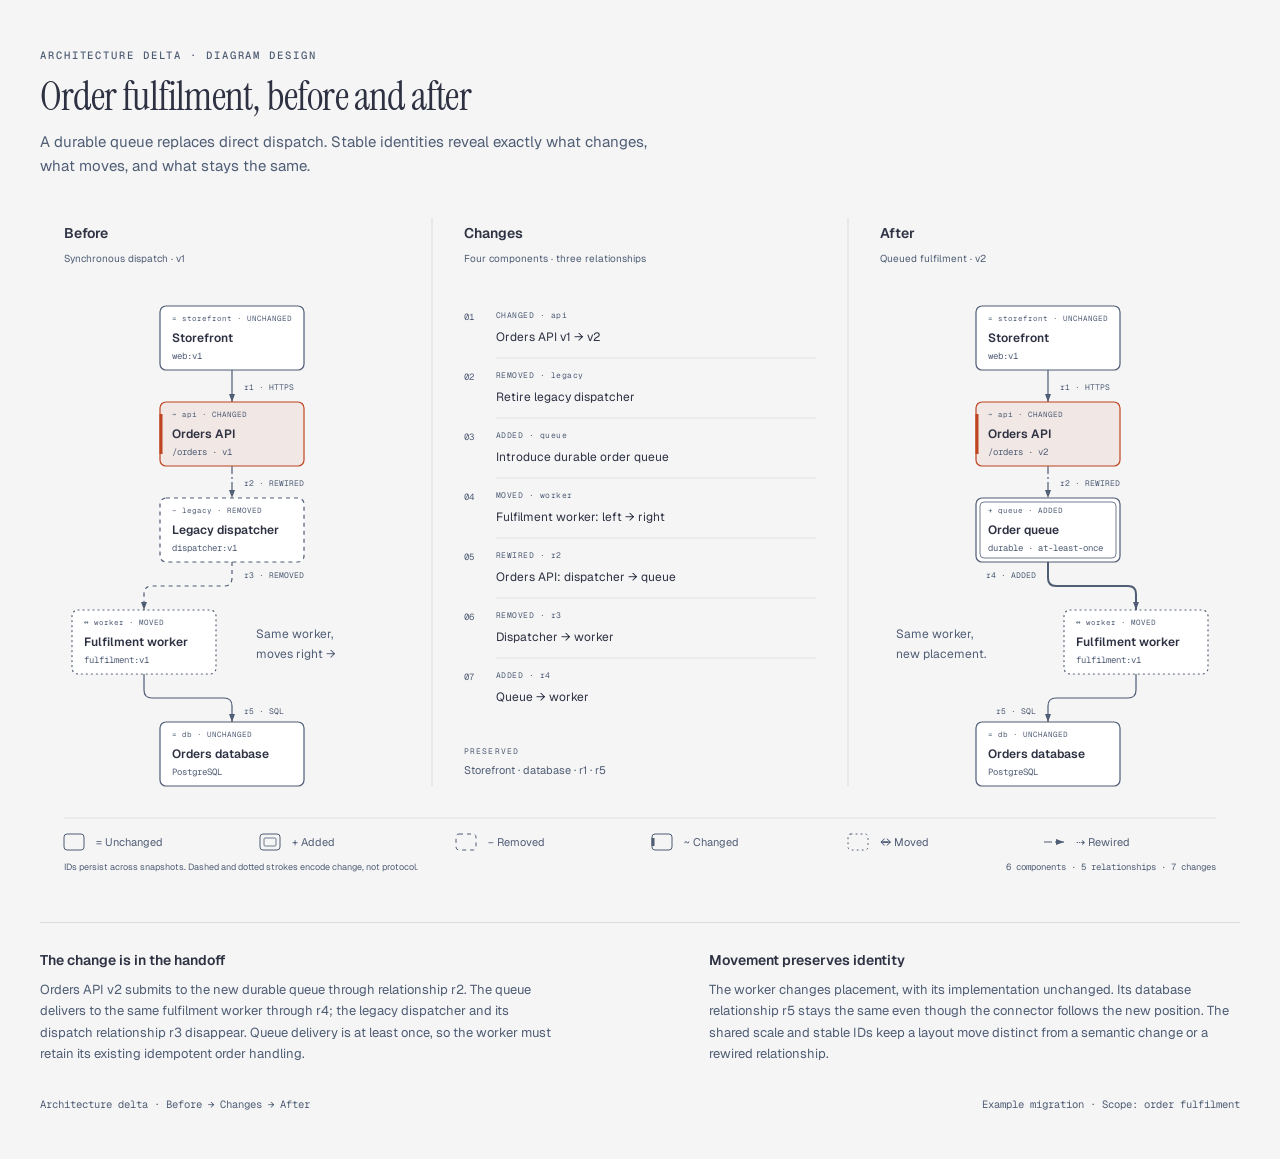
<file: .agents/skills/diagram-design/assets/example-architecture-delta-full.html>
<!DOCTYPE html>
<html lang="en">
<head>
  <meta charset="UTF-8">
  <meta name="viewport" content="width=device-width, initial-scale=1.0">
  <title>Order fulfilment · Architecture delta</title>
  <link href="https://fonts.googleapis.com/css2?family=Instrument+Serif:ital@0;1&family=Geist:wght@400;500;600&family=Geist+Mono:wght@400;500;600&display=swap" rel="stylesheet">
  <style>
    *, *::before, *::after { box-sizing: border-box; margin: 0; padding: 0; }
    :root {
      --color-paper: #f5f5f5;
      --color-ink: #2d3142;
      --color-muted: #4f5d75;
      --color-rule: rgba(45,49,66,0.12);
      --color-accent: #bf4520;
      --font-sans: 'Geist', system-ui, sans-serif;
      --font-serif: 'Instrument Serif', serif;
      --font-mono: 'Geist Mono', ui-monospace, monospace;
    }
    body { font-family: var(--font-sans); color: var(--color-ink); background: var(--color-paper); min-height: 100vh; padding: 3rem 2rem;  }
    .frame { width: 100%; max-width: 1200px; min-width: 0; margin: 0 auto; }
    .eyebrow { font-family: var(--font-mono); font-size: 0.66rem; font-weight: 500; letter-spacing: 0.18em; text-transform: uppercase; color: var(--color-muted); margin-bottom: 0.75rem; }
    h1 { font-family: var(--font-serif); font-size: clamp(1.75rem, 3vw + 1rem, 2.5rem); line-height: 1.1; font-weight: 400; letter-spacing: -0.02em; margin-bottom: 0.75rem; }
    .subtitle { max-width: 64ch; font-size: 0.9375rem; line-height: 1.6; color: var(--color-muted); margin-bottom: 2rem; }
    .diagram-container { width: 100%; overflow-x: auto; }
    .diagram-container:focus-visible { outline: 2px solid var(--color-muted); outline-offset: 4px; }
    svg { display: block; width: 100%; min-width: 1100px; }
    .scroll-hint { display: none; margin: 1rem 0 0; font-size: 0.8125rem; color: var(--color-muted); }
    @media (max-width: 700px) { body { padding: 2rem 1rem; } .scroll-hint { display: block; } }

    .notes { display: grid; grid-template-columns: 1.2fr 1fr; gap: 2rem; border-top: 1px solid var(--color-rule); padding-top: 1.75rem; margin-top: 2rem; }
    .notes h2 { font-size: 0.875rem; font-weight: 600; margin-bottom: 0.625rem; }
    .notes p { font-size: 0.8125rem; line-height: 1.65; color: var(--color-muted); max-width: 58ch; }
    .footer { display: flex; justify-content: space-between; flex-wrap: wrap; gap: 0.5rem; margin-top: 2rem; font-family: var(--font-mono); font-size: 0.66rem; color: var(--color-muted); }
    @media (max-width: 700px) { .notes { grid-template-columns: 1fr; gap: 1.5rem; } }
  </style>
</head>
<body>
  <main class="frame">
    <p class="eyebrow">Architecture delta · Diagram Design</p>
    <h1>Order fulfilment, before and after</h1>
    <p class="subtitle">A durable queue replaces direct dispatch. Stable identities reveal exactly what changes, what moves, and what stays the same.</p>
    <div class="diagram-container" role="region" aria-label="Before, changes, and after architecture comparison; scroll horizontally on narrow screens" tabindex="0">
      <svg viewBox="0 0 1200 680" xmlns="http://www.w3.org/2000/svg" data-diagram="architecture-delta" role="img" aria-labelledby="architecture-delta-full-title architecture-delta-full-desc">
        <title id="architecture-delta-full-title">Order fulfilment, before and after</title>
        <desc id="architecture-delta-full-desc">A durable order queue replaces the legacy dispatcher, Orders API changes from v1 to v2, the fulfilment worker moves without changing implementation, and the storefront and database stay unchanged, with seven component and relationship changes listed between both snapshots.</desc>
        <defs>
          <marker id="architecture-delta-full-arrow" markerWidth="8" markerHeight="6" refX="8" refY="3" orient="auto" markerUnits="userSpaceOnUse"><polygon points="0 0, 8 3, 0 6" fill="#4f5d75"/></marker>
        </defs>
        <rect width="1200" height="680" fill="#f5f5f5"/>
        <text x="24" y="28" fill="#2d3142" font-size="14" font-family="'Geist', sans-serif" font-weight="600">Before</text>
        <text x="24" y="52" fill="#4f5d75" font-size="10" font-family="'Geist', sans-serif" >Synchronous dispatch · v1</text>
        <text x="424" y="28" fill="#2d3142" font-size="14" font-family="'Geist', sans-serif" font-weight="600">Changes</text>
        <text x="424" y="52" fill="#4f5d75" font-size="10" font-family="'Geist', sans-serif" >Four components · three relationships</text>
        <text x="840" y="28" fill="#2d3142" font-size="14" font-family="'Geist', sans-serif" font-weight="600">After</text>
        <text x="840" y="52" fill="#4f5d75" font-size="10" font-family="'Geist', sans-serif" >Queued fulfilment · v2</text>
        <path d="M 392 8 V 576 M 808 8 V 576" stroke="rgba(45,49,66,0.12)" stroke-width="1"/>
        <g data-snapshot="before" transform="translate(24 96)" data-grid="336 480 4">
<!-- Relationships precede components; endpoints meet the declared bounds. -->
<path data-kind="relationship" data-object-id="r1" data-status="unchanged" data-signature="https:create" data-from="storefront" data-to="api" d="M 168 64 V 96" fill="none" stroke="#4f5d75" stroke-width="1.2" marker-end="url(#architecture-delta-full-arrow)"/>
<path data-kind="relationship" data-object-id="r2" data-status="rewired" data-signature="submit-order" data-from="api" data-to="legacy" d="M 168 160 V 192" fill="none" stroke="#4f5d75" stroke-width="1.2" stroke-dasharray="8 3 2 3" marker-end="url(#architecture-delta-full-arrow)"/>
<path data-kind="relationship" data-object-id="r3" data-status="removed" data-signature="dispatch" data-from="legacy" data-to="worker" d="M 168 256 V 272 Q 168 280 160 280 H 88 Q 80 280 80 288 V 304" fill="none" stroke="#4f5d75" stroke-width="1.2" stroke-dasharray="4 4" marker-end="url(#architecture-delta-full-arrow)"/>
<path data-kind="relationship" data-object-id="r5" data-status="unchanged" data-signature="write-order" data-from="worker" data-to="db" d="M 80 368 V 384 Q 80 392 88 392 H 160 Q 168 392 168 400 V 416" fill="none" stroke="#4f5d75" stroke-width="1.2" marker-end="url(#architecture-delta-full-arrow)"/>
<rect x="176" y="72" width="92" height="16" rx="2" fill="#f5f5f5"/>
<text x="180" y="84" fill="#4f5d75" font-size="8" font-family="'Geist Mono', monospace" >r1 · HTTPS</text>
<rect x="176" y="168" width="92" height="16" rx="2" fill="#f5f5f5"/>
<text x="180" y="180" fill="#4f5d75" font-size="8" font-family="'Geist Mono', monospace" >r2 · REWIRED</text>
<rect x="176" y="260" width="92" height="16" rx="2" fill="#f5f5f5"/>
<text x="180" y="272" fill="#4f5d75" font-size="8" font-family="'Geist Mono', monospace" >r3 · REMOVED</text>
<rect x="176" y="396" width="68" height="16" rx="2" fill="#f5f5f5"/>
<text x="180" y="408" fill="#4f5d75" font-size="8" font-family="'Geist Mono', monospace" >r5 · SQL</text>
<g data-kind="component" data-object-id="storefront" data-status="unchanged" data-signature="web:v1">
<rect data-role="bounds" x="96" y="0" width="144" height="64" rx="6" fill="#ffffff" stroke="#4f5d75" stroke-width="1.2"/>
<text x="108" y="15" fill="#4f5d75" font-size="7.5" font-family="'Geist Mono', monospace" >= storefront · UNCHANGED</text>
<text x="108" y="36" fill="#2d3142" font-size="12" font-family="'Geist', sans-serif" font-weight="600">Storefront</text>
<text x="108" y="53" fill="#4f5d75" font-size="9" font-family="'Geist Mono', monospace" >web:v1</text>
</g>
<g data-kind="component" data-object-id="api" data-status="changed" data-signature="orders:v1">
<rect data-role="bounds" x="96" y="96" width="144" height="64" rx="6" fill="rgba(191,69,32,0.08)" stroke="#bf4520" stroke-width="1.2"/>
<path d="M 97 108 V 148" fill="none" stroke="#bf4520" stroke-width="3"/>
<text x="108" y="111" fill="#4f5d75" font-size="7.5" font-family="'Geist Mono', monospace" >~ api · CHANGED</text>
<text x="108" y="132" fill="#2d3142" font-size="12" font-family="'Geist', sans-serif" font-weight="600">Orders API</text>
<text x="108" y="149" fill="#4f5d75" font-size="9" font-family="'Geist Mono', monospace" >/orders · v1</text>
</g>
<g data-kind="component" data-object-id="legacy" data-status="removed" data-signature="dispatcher:v1">
<rect data-role="bounds" x="96" y="192" width="144" height="64" rx="6" fill="#ffffff" stroke="#4f5d75" stroke-width="1.2" stroke-dasharray="4 4"/>
<text x="108" y="207" fill="#4f5d75" font-size="7.5" font-family="'Geist Mono', monospace" >− legacy · REMOVED</text>
<text x="108" y="228" fill="#2d3142" font-size="12" font-family="'Geist', sans-serif" font-weight="600">Legacy dispatcher</text>
<text x="108" y="245" fill="#4f5d75" font-size="9" font-family="'Geist Mono', monospace" >dispatcher:v1</text>
</g>
<g data-kind="component" data-object-id="worker" data-status="moved" data-signature="fulfilment:v1">
<rect data-role="bounds" x="8" y="304" width="144" height="64" rx="6" fill="#ffffff" stroke="#4f5d75" stroke-width="1.2" stroke-dasharray="1 4" stroke-linecap="round"/>
<text x="20" y="319" fill="#4f5d75" font-size="7.5" font-family="'Geist Mono', monospace" >↔ worker · MOVED</text>
<text x="20" y="340" fill="#2d3142" font-size="12" font-family="'Geist', sans-serif" font-weight="600">Fulfilment worker</text>
<text x="20" y="357" fill="#4f5d75" font-size="9" font-family="'Geist Mono', monospace" >fulfilment:v1</text>
</g>
<g data-kind="component" data-object-id="db" data-status="unchanged" data-signature="orders:postgres">
<rect data-role="bounds" x="96" y="416" width="144" height="64" rx="6" fill="#ffffff" stroke="#4f5d75" stroke-width="1.2"/>
<text x="108" y="431" fill="#4f5d75" font-size="7.5" font-family="'Geist Mono', monospace" >= db · UNCHANGED</text>
<text x="108" y="452" fill="#2d3142" font-size="12" font-family="'Geist', sans-serif" font-weight="600">Orders database</text>
<text x="108" y="469" fill="#4f5d75" font-size="9" font-family="'Geist Mono', monospace" >PostgreSQL</text>
</g>
<text x="192" y="332" fill="#4f5d75" font-size="12" font-family="'Geist', sans-serif" >Same worker,</text>
<text x="192" y="352" fill="#4f5d75" font-size="12" font-family="'Geist', sans-serif" >moves right →</text>
</g>
        <text x="424" y="110" fill="#4f5d75" font-size="9" font-family="'Geist Mono', monospace" >01</text>
<text x="456" y="108" data-change="CHANGED" data-target="api" fill="#4f5d75" font-size="8" font-family="'Geist Mono', monospace" letter-spacing="0.06em">CHANGED · api<tspan x="456" y="131" fill="#2d3142" font-size="12" font-family="'Geist', sans-serif" letter-spacing="0">Orders API v1 → v2</tspan></text>
<path d="M 456 148 H 776" stroke="rgba(45,49,66,0.12)" stroke-width="0.8"/>
<text x="424" y="170" fill="#4f5d75" font-size="9" font-family="'Geist Mono', monospace" >02</text>
<text x="456" y="168" data-change="REMOVED" data-target="legacy" fill="#4f5d75" font-size="8" font-family="'Geist Mono', monospace" letter-spacing="0.06em">REMOVED · legacy<tspan x="456" y="191" fill="#2d3142" font-size="12" font-family="'Geist', sans-serif" letter-spacing="0">Retire legacy dispatcher</tspan></text>
<path d="M 456 208 H 776" stroke="rgba(45,49,66,0.12)" stroke-width="0.8"/>
<text x="424" y="230" fill="#4f5d75" font-size="9" font-family="'Geist Mono', monospace" >03</text>
<text x="456" y="228" data-change="ADDED" data-target="queue" fill="#4f5d75" font-size="8" font-family="'Geist Mono', monospace" letter-spacing="0.06em">ADDED · queue<tspan x="456" y="251" fill="#2d3142" font-size="12" font-family="'Geist', sans-serif" letter-spacing="0">Introduce durable order queue</tspan></text>
<path d="M 456 268 H 776" stroke="rgba(45,49,66,0.12)" stroke-width="0.8"/>
<text x="424" y="290" fill="#4f5d75" font-size="9" font-family="'Geist Mono', monospace" >04</text>
<text x="456" y="288" data-change="MOVED" data-target="worker" fill="#4f5d75" font-size="8" font-family="'Geist Mono', monospace" letter-spacing="0.06em">MOVED · worker<tspan x="456" y="311" fill="#2d3142" font-size="12" font-family="'Geist', sans-serif" letter-spacing="0">Fulfilment worker: left → right</tspan></text>
<path d="M 456 328 H 776" stroke="rgba(45,49,66,0.12)" stroke-width="0.8"/>
<text x="424" y="350" fill="#4f5d75" font-size="9" font-family="'Geist Mono', monospace" >05</text>
<text x="456" y="348" data-change="REWIRED" data-target="r2" fill="#4f5d75" font-size="8" font-family="'Geist Mono', monospace" letter-spacing="0.06em">REWIRED · r2<tspan x="456" y="371" fill="#2d3142" font-size="12" font-family="'Geist', sans-serif" letter-spacing="0">Orders API: dispatcher → queue</tspan></text>
<path d="M 456 388 H 776" stroke="rgba(45,49,66,0.12)" stroke-width="0.8"/>
<text x="424" y="410" fill="#4f5d75" font-size="9" font-family="'Geist Mono', monospace" >06</text>
<text x="456" y="408" data-change="REMOVED" data-target="r3" fill="#4f5d75" font-size="8" font-family="'Geist Mono', monospace" letter-spacing="0.06em">REMOVED · r3<tspan x="456" y="431" fill="#2d3142" font-size="12" font-family="'Geist', sans-serif" letter-spacing="0">Dispatcher → worker</tspan></text>
<path d="M 456 448 H 776" stroke="rgba(45,49,66,0.12)" stroke-width="0.8"/>
<text x="424" y="470" fill="#4f5d75" font-size="9" font-family="'Geist Mono', monospace" >07</text>
<text x="456" y="468" data-change="ADDED" data-target="r4" fill="#4f5d75" font-size="8" font-family="'Geist Mono', monospace" letter-spacing="0.06em">ADDED · r4<tspan x="456" y="491" fill="#2d3142" font-size="12" font-family="'Geist', sans-serif" letter-spacing="0">Queue → worker</tspan></text>
<text x="424" y="544" fill="#4f5d75" font-size="8" font-family="'Geist Mono', monospace" letter-spacing="0.14em">PRESERVED</text>
<text x="424" y="564" fill="#4f5d75" font-size="11" font-family="'Geist', sans-serif" >Storefront · database · r1 · r5</text>
        <g data-snapshot="after" transform="translate(840 96)" data-grid="336 480 4">
<!-- Relationships precede components; endpoints meet the declared bounds. -->
<path data-kind="relationship" data-object-id="r1" data-status="unchanged" data-signature="https:create" data-from="storefront" data-to="api" d="M 168 64 V 96" fill="none" stroke="#4f5d75" stroke-width="1.2" marker-end="url(#architecture-delta-full-arrow)"/>
<path data-kind="relationship" data-object-id="r2" data-status="rewired" data-signature="submit-order" data-from="api" data-to="queue" d="M 168 160 V 192" fill="none" stroke="#4f5d75" stroke-width="1.2" stroke-dasharray="8 3 2 3" marker-end="url(#architecture-delta-full-arrow)"/>
<path data-kind="relationship" data-object-id="r4" data-status="added" data-signature="deliver" data-from="queue" data-to="worker" d="M 168 256 V 272 Q 168 280 176 280 H 248 Q 256 280 256 288 V 304" fill="none" stroke="#4f5d75" stroke-width="2" marker-end="url(#architecture-delta-full-arrow)"/>
<path data-kind="relationship" data-object-id="r5" data-status="unchanged" data-signature="write-order" data-from="worker" data-to="db" d="M 256 368 V 384 Q 256 392 248 392 H 176 Q 168 392 168 400 V 416" fill="none" stroke="#4f5d75" stroke-width="1.2" marker-end="url(#architecture-delta-full-arrow)"/>
<rect x="176" y="72" width="92" height="16" rx="2" fill="#f5f5f5"/>
<text x="180" y="84" fill="#4f5d75" font-size="8" font-family="'Geist Mono', monospace" >r1 · HTTPS</text>
<rect x="176" y="168" width="92" height="16" rx="2" fill="#f5f5f5"/>
<text x="180" y="180" fill="#4f5d75" font-size="8" font-family="'Geist Mono', monospace" >r2 · REWIRED</text>
<rect x="68" y="260" width="92" height="16" rx="2" fill="#f5f5f5"/>
<text x="156" y="272" fill="#4f5d75" font-size="8" font-family="'Geist Mono', monospace" text-anchor="end">r4 · ADDED</text>
<rect x="92" y="396" width="68" height="16" rx="2" fill="#f5f5f5"/>
<text x="156" y="408" fill="#4f5d75" font-size="8" font-family="'Geist Mono', monospace" text-anchor="end">r5 · SQL</text>
<g data-kind="component" data-object-id="storefront" data-status="unchanged" data-signature="web:v1">
<rect data-role="bounds" x="96" y="0" width="144" height="64" rx="6" fill="#ffffff" stroke="#4f5d75" stroke-width="1.2"/>
<text x="108" y="15" fill="#4f5d75" font-size="7.5" font-family="'Geist Mono', monospace" >= storefront · UNCHANGED</text>
<text x="108" y="36" fill="#2d3142" font-size="12" font-family="'Geist', sans-serif" font-weight="600">Storefront</text>
<text x="108" y="53" fill="#4f5d75" font-size="9" font-family="'Geist Mono', monospace" >web:v1</text>
</g>
<g data-kind="component" data-object-id="api" data-status="changed" data-signature="orders:v2">
<rect data-role="bounds" x="96" y="96" width="144" height="64" rx="6" fill="rgba(191,69,32,0.08)" stroke="#bf4520" stroke-width="1.2"/>
<path d="M 97 108 V 148" fill="none" stroke="#bf4520" stroke-width="3"/>
<text x="108" y="111" fill="#4f5d75" font-size="7.5" font-family="'Geist Mono', monospace" >~ api · CHANGED</text>
<text x="108" y="132" fill="#2d3142" font-size="12" font-family="'Geist', sans-serif" font-weight="600">Orders API</text>
<text x="108" y="149" fill="#4f5d75" font-size="9" font-family="'Geist Mono', monospace" >/orders · v2</text>
</g>
<g data-kind="component" data-object-id="queue" data-status="added" data-signature="orders:durable:v1">
<rect data-role="bounds" x="96" y="192" width="144" height="64" rx="6" fill="#ffffff" stroke="#4f5d75" stroke-width="1.2"/>
<rect x="100" y="196" width="136" height="56" rx="4" fill="none" stroke="#4f5d75" stroke-width="0.8"/>
<text x="108" y="207" fill="#4f5d75" font-size="7.5" font-family="'Geist Mono', monospace" >+ queue · ADDED</text>
<text x="108" y="228" fill="#2d3142" font-size="12" font-family="'Geist', sans-serif" font-weight="600">Order queue</text>
<text x="108" y="245" fill="#4f5d75" font-size="9" font-family="'Geist Mono', monospace" >durable · at-least-once</text>
</g>
<g data-kind="component" data-object-id="worker" data-status="moved" data-signature="fulfilment:v1">
<rect data-role="bounds" x="184" y="304" width="144" height="64" rx="6" fill="#ffffff" stroke="#4f5d75" stroke-width="1.2" stroke-dasharray="1 4" stroke-linecap="round"/>
<text x="196" y="319" fill="#4f5d75" font-size="7.5" font-family="'Geist Mono', monospace" >↔ worker · MOVED</text>
<text x="196" y="340" fill="#2d3142" font-size="12" font-family="'Geist', sans-serif" font-weight="600">Fulfilment worker</text>
<text x="196" y="357" fill="#4f5d75" font-size="9" font-family="'Geist Mono', monospace" >fulfilment:v1</text>
</g>
<g data-kind="component" data-object-id="db" data-status="unchanged" data-signature="orders:postgres">
<rect data-role="bounds" x="96" y="416" width="144" height="64" rx="6" fill="#ffffff" stroke="#4f5d75" stroke-width="1.2"/>
<text x="108" y="431" fill="#4f5d75" font-size="7.5" font-family="'Geist Mono', monospace" >= db · UNCHANGED</text>
<text x="108" y="452" fill="#2d3142" font-size="12" font-family="'Geist', sans-serif" font-weight="600">Orders database</text>
<text x="108" y="469" fill="#4f5d75" font-size="9" font-family="'Geist Mono', monospace" >PostgreSQL</text>
</g>
<text x="16" y="332" fill="#4f5d75" font-size="12" font-family="'Geist', sans-serif" >Same worker,</text>
<text x="16" y="352" fill="#4f5d75" font-size="12" font-family="'Geist', sans-serif" >new placement.</text>
</g>
        <path d="M 24 608 H 1176" stroke="rgba(45,49,66,0.12)" stroke-width="1"/>
<rect x="24" y="624" width="20" height="16" rx="3" fill="none" stroke="#4f5d75" stroke-width="1"/>
<text x="56" y="636" fill="#4f5d75" font-size="11" font-family="'Geist', sans-serif" >= Unchanged</text>
<rect x="220" y="624" width="20" height="16" rx="3" fill="none" stroke="#4f5d75" stroke-width="1"/>
<rect x="224" y="628" width="12" height="8" rx="1" fill="none" stroke="#4f5d75" stroke-width="0.8"/>
<text x="252" y="636" fill="#4f5d75" font-size="11" font-family="'Geist', sans-serif" >+ Added</text>
<rect x="416" y="624" width="20" height="16" rx="3" fill="none" stroke="#4f5d75" stroke-width="1" stroke-dasharray="4 4"/>
<text x="448" y="636" fill="#4f5d75" font-size="11" font-family="'Geist', sans-serif" >− Removed</text>
<rect x="612" y="624" width="20" height="16" rx="3" fill="none" stroke="#4f5d75" stroke-width="1"/>
<path d="M 613 628 V 636" stroke="#4f5d75" stroke-width="3"/>
<text x="644" y="636" fill="#4f5d75" font-size="11" font-family="'Geist', sans-serif" >~ Changed</text>
<rect x="808" y="624" width="20" height="16" rx="3" fill="none" stroke="#4f5d75" stroke-width="1" stroke-dasharray="1 4" stroke-linecap="round"/>
<text x="840" y="636" fill="#4f5d75" font-size="11" font-family="'Geist', sans-serif" >↔ Moved</text>
<path d="M 1004 632 H 1024" fill="none" stroke="#4f5d75" stroke-width="1.2" stroke-dasharray="8 3 2 3" marker-end="url(#architecture-delta-full-arrow)"/>
<text x="1036" y="636" fill="#4f5d75" font-size="11" font-family="'Geist', sans-serif" >⇢ Rewired</text>
<text x="24" y="660" fill="#4f5d75" font-size="9" font-family="'Geist', sans-serif" >IDs persist across snapshots. Dashed and dotted strokes encode change, not protocol.</text>
<text x="1176" y="660" fill="#4f5d75" font-size="9" font-family="'Geist Mono', monospace" text-anchor="end">6 components · 5 relationships · 7 changes</text>
      </svg>
    </div>
    <p class="scroll-hint">Scroll the diagram horizontally to compare both snapshots and the change ledger.</p>
    <section class="notes" aria-label="Migration notes">
      <article>
        <h2>The change is in the handoff</h2>
        <p>Orders API v2 submits to the new durable queue through relationship r2. The queue delivers to the same fulfilment worker through r4; the legacy dispatcher and its dispatch relationship r3 disappear. Queue delivery is at least once, so the worker must retain its existing idempotent order handling.</p>
      </article>
      <article>
        <h2>Movement preserves identity</h2>
        <p>The worker changes placement, with its implementation unchanged. Its database relationship r5 stays the same even though the connector follows the new position. The shared scale and stable IDs keep a layout move distinct from a semantic change or a rewired relationship.</p>
      </article>
    </section>
    <footer class="footer"><span>Architecture delta · Before → Changes → After</span><span>Example migration · Scope: order fulfilment</span></footer>
  </main>
</body>
</html>
</file>
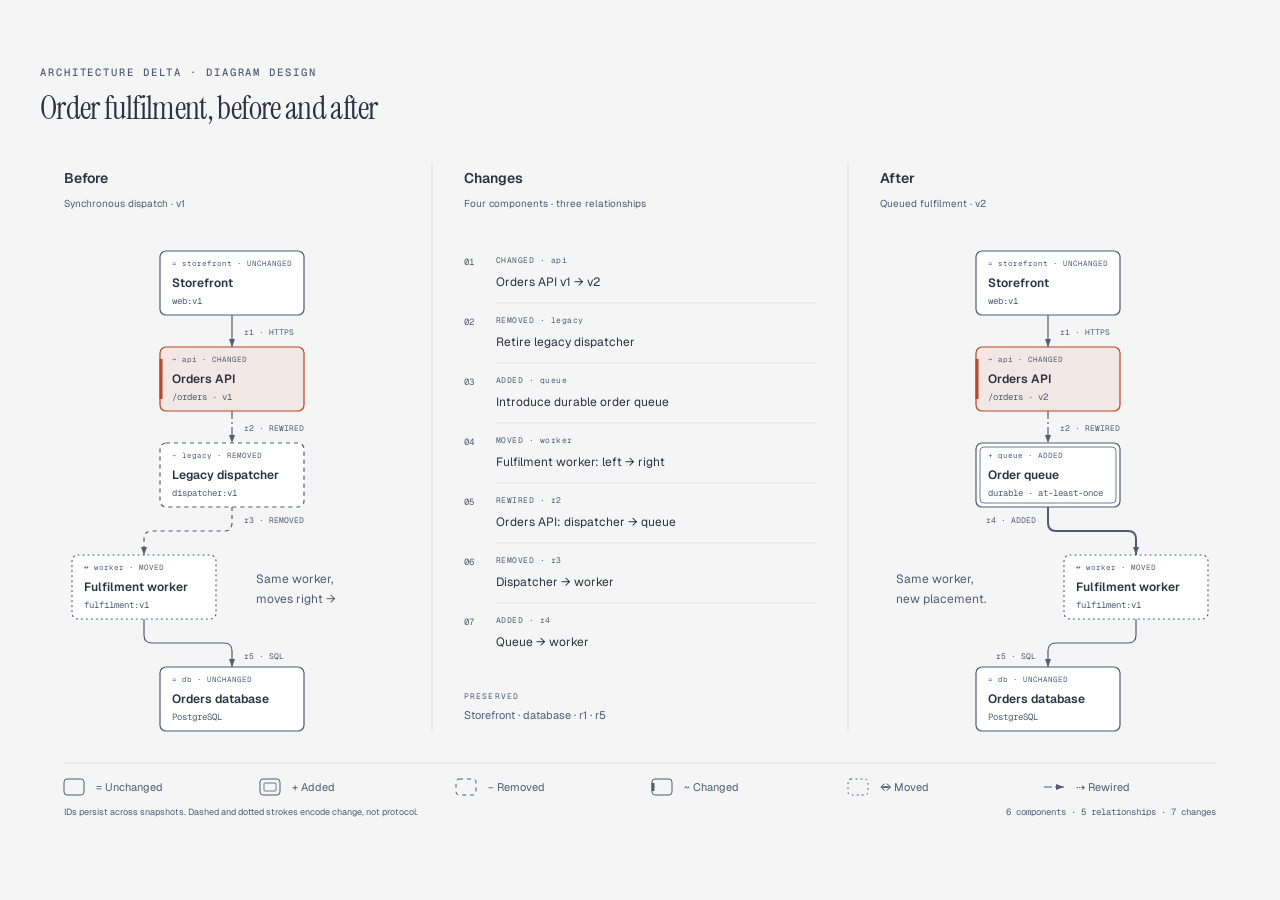
<file: .agents/skills/diagram-design/assets/example-architecture-delta.html>
<!DOCTYPE html>
<html lang="en">
<head>
  <meta charset="UTF-8">
  <meta name="viewport" content="width=device-width, initial-scale=1.0">
  <title>Order fulfilment · Architecture delta</title>
  <link href="https://fonts.googleapis.com/css2?family=Instrument+Serif:ital@0;1&family=Geist:wght@400;500;600&family=Geist+Mono:wght@400;500;600&display=swap" rel="stylesheet">
  <style>
    *, *::before, *::after { box-sizing: border-box; margin: 0; padding: 0; }
    :root {
      --color-paper: #f5f5f5;
      --color-ink: #2d3142;
      --color-muted: #4f5d75;
      --color-rule: rgba(45,49,66,0.12);
      --color-accent: #bf4520;
      --font-sans: 'Geist', system-ui, sans-serif;
      --font-serif: 'Instrument Serif', serif;
      --font-mono: 'Geist Mono', ui-monospace, monospace;
    }
    body { font-family: var(--font-sans); color: var(--color-ink); background: var(--color-paper); min-height: 100vh; padding: 3rem 2rem; display: flex; align-items: center; justify-content: center; }
    .frame { width: 100%; max-width: 1200px; min-width: 0; margin: 0 auto; }
    .eyebrow { font-family: var(--font-mono); font-size: 0.66rem; font-weight: 500; letter-spacing: 0.18em; text-transform: uppercase; color: var(--color-muted); margin-bottom: 0.75rem; }
    h1 { font-family: var(--font-serif); font-size: clamp(1.75rem, 3vw + 1rem, 2rem); line-height: 1.1; font-weight: 400; letter-spacing: -0.02em; margin-bottom: 1.75rem; }
    .subtitle { max-width: 64ch; font-size: 0.9375rem; line-height: 1.6; color: var(--color-muted); margin-bottom: 2rem; }
    .diagram-container { width: 100%; overflow-x: auto; }
    .diagram-container:focus-visible { outline: 2px solid var(--color-muted); outline-offset: 4px; }
    svg { display: block; width: 100%; min-width: 1100px; }
    .scroll-hint { display: none; margin: 1rem 0 0; font-size: 0.8125rem; color: var(--color-muted); }
    @media (max-width: 700px) { body { padding: 2rem 1rem; } .scroll-hint { display: block; } }
  </style>
</head>
<body>
  <main class="frame">
    <p class="eyebrow">Architecture delta · Diagram Design</p>
    <h1>Order fulfilment, before and after</h1>

    <div class="diagram-container" role="region" aria-label="Before, changes, and after architecture comparison; scroll horizontally on narrow screens" tabindex="0">
      <svg viewBox="0 0 1200 680" xmlns="http://www.w3.org/2000/svg" data-diagram="architecture-delta" role="img" aria-labelledby="architecture-delta-title architecture-delta-desc">
        <title id="architecture-delta-title">Order fulfilment, before and after</title>
        <desc id="architecture-delta-desc">A durable order queue replaces the legacy dispatcher, Orders API changes from v1 to v2, the fulfilment worker moves without changing implementation, and the storefront and database stay unchanged, with seven component and relationship changes listed between both snapshots.</desc>
        <defs>
          <marker id="architecture-delta-arrow" markerWidth="8" markerHeight="6" refX="8" refY="3" orient="auto" markerUnits="userSpaceOnUse"><polygon points="0 0, 8 3, 0 6" fill="#4f5d75"/></marker>
        </defs>
        <rect width="1200" height="680" fill="#f5f5f5"/>
        <text x="24" y="28" fill="#2d3142" font-size="14" font-family="'Geist', sans-serif" font-weight="600">Before</text>
        <text x="24" y="52" fill="#4f5d75" font-size="10" font-family="'Geist', sans-serif" >Synchronous dispatch · v1</text>
        <text x="424" y="28" fill="#2d3142" font-size="14" font-family="'Geist', sans-serif" font-weight="600">Changes</text>
        <text x="424" y="52" fill="#4f5d75" font-size="10" font-family="'Geist', sans-serif" >Four components · three relationships</text>
        <text x="840" y="28" fill="#2d3142" font-size="14" font-family="'Geist', sans-serif" font-weight="600">After</text>
        <text x="840" y="52" fill="#4f5d75" font-size="10" font-family="'Geist', sans-serif" >Queued fulfilment · v2</text>
        <path d="M 392 8 V 576 M 808 8 V 576" stroke="rgba(45,49,66,0.12)" stroke-width="1"/>
        <g data-snapshot="before" transform="translate(24 96)" data-grid="336 480 4">
<!-- Relationships precede components; endpoints meet the declared bounds. -->
<path data-kind="relationship" data-object-id="r1" data-status="unchanged" data-signature="https:create" data-from="storefront" data-to="api" d="M 168 64 V 96" fill="none" stroke="#4f5d75" stroke-width="1.2" marker-end="url(#architecture-delta-arrow)"/>
<path data-kind="relationship" data-object-id="r2" data-status="rewired" data-signature="submit-order" data-from="api" data-to="legacy" d="M 168 160 V 192" fill="none" stroke="#4f5d75" stroke-width="1.2" stroke-dasharray="8 3 2 3" marker-end="url(#architecture-delta-arrow)"/>
<path data-kind="relationship" data-object-id="r3" data-status="removed" data-signature="dispatch" data-from="legacy" data-to="worker" d="M 168 256 V 272 Q 168 280 160 280 H 88 Q 80 280 80 288 V 304" fill="none" stroke="#4f5d75" stroke-width="1.2" stroke-dasharray="4 4" marker-end="url(#architecture-delta-arrow)"/>
<path data-kind="relationship" data-object-id="r5" data-status="unchanged" data-signature="write-order" data-from="worker" data-to="db" d="M 80 368 V 384 Q 80 392 88 392 H 160 Q 168 392 168 400 V 416" fill="none" stroke="#4f5d75" stroke-width="1.2" marker-end="url(#architecture-delta-arrow)"/>
<rect x="176" y="72" width="92" height="16" rx="2" fill="#f5f5f5"/>
<text x="180" y="84" fill="#4f5d75" font-size="8" font-family="'Geist Mono', monospace" >r1 · HTTPS</text>
<rect x="176" y="168" width="92" height="16" rx="2" fill="#f5f5f5"/>
<text x="180" y="180" fill="#4f5d75" font-size="8" font-family="'Geist Mono', monospace" >r2 · REWIRED</text>
<rect x="176" y="260" width="92" height="16" rx="2" fill="#f5f5f5"/>
<text x="180" y="272" fill="#4f5d75" font-size="8" font-family="'Geist Mono', monospace" >r3 · REMOVED</text>
<rect x="176" y="396" width="68" height="16" rx="2" fill="#f5f5f5"/>
<text x="180" y="408" fill="#4f5d75" font-size="8" font-family="'Geist Mono', monospace" >r5 · SQL</text>
<g data-kind="component" data-object-id="storefront" data-status="unchanged" data-signature="web:v1">
<rect data-role="bounds" x="96" y="0" width="144" height="64" rx="6" fill="#ffffff" stroke="#4f5d75" stroke-width="1.2"/>
<text x="108" y="15" fill="#4f5d75" font-size="7.5" font-family="'Geist Mono', monospace" >= storefront · UNCHANGED</text>
<text x="108" y="36" fill="#2d3142" font-size="12" font-family="'Geist', sans-serif" font-weight="600">Storefront</text>
<text x="108" y="53" fill="#4f5d75" font-size="9" font-family="'Geist Mono', monospace" >web:v1</text>
</g>
<g data-kind="component" data-object-id="api" data-status="changed" data-signature="orders:v1">
<rect data-role="bounds" x="96" y="96" width="144" height="64" rx="6" fill="rgba(191,69,32,0.08)" stroke="#bf4520" stroke-width="1.2"/>
<path d="M 97 108 V 148" fill="none" stroke="#bf4520" stroke-width="3"/>
<text x="108" y="111" fill="#4f5d75" font-size="7.5" font-family="'Geist Mono', monospace" >~ api · CHANGED</text>
<text x="108" y="132" fill="#2d3142" font-size="12" font-family="'Geist', sans-serif" font-weight="600">Orders API</text>
<text x="108" y="149" fill="#4f5d75" font-size="9" font-family="'Geist Mono', monospace" >/orders · v1</text>
</g>
<g data-kind="component" data-object-id="legacy" data-status="removed" data-signature="dispatcher:v1">
<rect data-role="bounds" x="96" y="192" width="144" height="64" rx="6" fill="#ffffff" stroke="#4f5d75" stroke-width="1.2" stroke-dasharray="4 4"/>
<text x="108" y="207" fill="#4f5d75" font-size="7.5" font-family="'Geist Mono', monospace" >− legacy · REMOVED</text>
<text x="108" y="228" fill="#2d3142" font-size="12" font-family="'Geist', sans-serif" font-weight="600">Legacy dispatcher</text>
<text x="108" y="245" fill="#4f5d75" font-size="9" font-family="'Geist Mono', monospace" >dispatcher:v1</text>
</g>
<g data-kind="component" data-object-id="worker" data-status="moved" data-signature="fulfilment:v1">
<rect data-role="bounds" x="8" y="304" width="144" height="64" rx="6" fill="#ffffff" stroke="#4f5d75" stroke-width="1.2" stroke-dasharray="1 4" stroke-linecap="round"/>
<text x="20" y="319" fill="#4f5d75" font-size="7.5" font-family="'Geist Mono', monospace" >↔ worker · MOVED</text>
<text x="20" y="340" fill="#2d3142" font-size="12" font-family="'Geist', sans-serif" font-weight="600">Fulfilment worker</text>
<text x="20" y="357" fill="#4f5d75" font-size="9" font-family="'Geist Mono', monospace" >fulfilment:v1</text>
</g>
<g data-kind="component" data-object-id="db" data-status="unchanged" data-signature="orders:postgres">
<rect data-role="bounds" x="96" y="416" width="144" height="64" rx="6" fill="#ffffff" stroke="#4f5d75" stroke-width="1.2"/>
<text x="108" y="431" fill="#4f5d75" font-size="7.5" font-family="'Geist Mono', monospace" >= db · UNCHANGED</text>
<text x="108" y="452" fill="#2d3142" font-size="12" font-family="'Geist', sans-serif" font-weight="600">Orders database</text>
<text x="108" y="469" fill="#4f5d75" font-size="9" font-family="'Geist Mono', monospace" >PostgreSQL</text>
</g>
<text x="192" y="332" fill="#4f5d75" font-size="12" font-family="'Geist', sans-serif" >Same worker,</text>
<text x="192" y="352" fill="#4f5d75" font-size="12" font-family="'Geist', sans-serif" >moves right →</text>
</g>
        <text x="424" y="110" fill="#4f5d75" font-size="9" font-family="'Geist Mono', monospace" >01</text>
<text x="456" y="108" data-change="CHANGED" data-target="api" fill="#4f5d75" font-size="8" font-family="'Geist Mono', monospace" letter-spacing="0.06em">CHANGED · api<tspan x="456" y="131" fill="#2d3142" font-size="12" font-family="'Geist', sans-serif" letter-spacing="0">Orders API v1 → v2</tspan></text>
<path d="M 456 148 H 776" stroke="rgba(45,49,66,0.12)" stroke-width="0.8"/>
<text x="424" y="170" fill="#4f5d75" font-size="9" font-family="'Geist Mono', monospace" >02</text>
<text x="456" y="168" data-change="REMOVED" data-target="legacy" fill="#4f5d75" font-size="8" font-family="'Geist Mono', monospace" letter-spacing="0.06em">REMOVED · legacy<tspan x="456" y="191" fill="#2d3142" font-size="12" font-family="'Geist', sans-serif" letter-spacing="0">Retire legacy dispatcher</tspan></text>
<path d="M 456 208 H 776" stroke="rgba(45,49,66,0.12)" stroke-width="0.8"/>
<text x="424" y="230" fill="#4f5d75" font-size="9" font-family="'Geist Mono', monospace" >03</text>
<text x="456" y="228" data-change="ADDED" data-target="queue" fill="#4f5d75" font-size="8" font-family="'Geist Mono', monospace" letter-spacing="0.06em">ADDED · queue<tspan x="456" y="251" fill="#2d3142" font-size="12" font-family="'Geist', sans-serif" letter-spacing="0">Introduce durable order queue</tspan></text>
<path d="M 456 268 H 776" stroke="rgba(45,49,66,0.12)" stroke-width="0.8"/>
<text x="424" y="290" fill="#4f5d75" font-size="9" font-family="'Geist Mono', monospace" >04</text>
<text x="456" y="288" data-change="MOVED" data-target="worker" fill="#4f5d75" font-size="8" font-family="'Geist Mono', monospace" letter-spacing="0.06em">MOVED · worker<tspan x="456" y="311" fill="#2d3142" font-size="12" font-family="'Geist', sans-serif" letter-spacing="0">Fulfilment worker: left → right</tspan></text>
<path d="M 456 328 H 776" stroke="rgba(45,49,66,0.12)" stroke-width="0.8"/>
<text x="424" y="350" fill="#4f5d75" font-size="9" font-family="'Geist Mono', monospace" >05</text>
<text x="456" y="348" data-change="REWIRED" data-target="r2" fill="#4f5d75" font-size="8" font-family="'Geist Mono', monospace" letter-spacing="0.06em">REWIRED · r2<tspan x="456" y="371" fill="#2d3142" font-size="12" font-family="'Geist', sans-serif" letter-spacing="0">Orders API: dispatcher → queue</tspan></text>
<path d="M 456 388 H 776" stroke="rgba(45,49,66,0.12)" stroke-width="0.8"/>
<text x="424" y="410" fill="#4f5d75" font-size="9" font-family="'Geist Mono', monospace" >06</text>
<text x="456" y="408" data-change="REMOVED" data-target="r3" fill="#4f5d75" font-size="8" font-family="'Geist Mono', monospace" letter-spacing="0.06em">REMOVED · r3<tspan x="456" y="431" fill="#2d3142" font-size="12" font-family="'Geist', sans-serif" letter-spacing="0">Dispatcher → worker</tspan></text>
<path d="M 456 448 H 776" stroke="rgba(45,49,66,0.12)" stroke-width="0.8"/>
<text x="424" y="470" fill="#4f5d75" font-size="9" font-family="'Geist Mono', monospace" >07</text>
<text x="456" y="468" data-change="ADDED" data-target="r4" fill="#4f5d75" font-size="8" font-family="'Geist Mono', monospace" letter-spacing="0.06em">ADDED · r4<tspan x="456" y="491" fill="#2d3142" font-size="12" font-family="'Geist', sans-serif" letter-spacing="0">Queue → worker</tspan></text>
<text x="424" y="544" fill="#4f5d75" font-size="8" font-family="'Geist Mono', monospace" letter-spacing="0.14em">PRESERVED</text>
<text x="424" y="564" fill="#4f5d75" font-size="11" font-family="'Geist', sans-serif" >Storefront · database · r1 · r5</text>
        <g data-snapshot="after" transform="translate(840 96)" data-grid="336 480 4">
<!-- Relationships precede components; endpoints meet the declared bounds. -->
<path data-kind="relationship" data-object-id="r1" data-status="unchanged" data-signature="https:create" data-from="storefront" data-to="api" d="M 168 64 V 96" fill="none" stroke="#4f5d75" stroke-width="1.2" marker-end="url(#architecture-delta-arrow)"/>
<path data-kind="relationship" data-object-id="r2" data-status="rewired" data-signature="submit-order" data-from="api" data-to="queue" d="M 168 160 V 192" fill="none" stroke="#4f5d75" stroke-width="1.2" stroke-dasharray="8 3 2 3" marker-end="url(#architecture-delta-arrow)"/>
<path data-kind="relationship" data-object-id="r4" data-status="added" data-signature="deliver" data-from="queue" data-to="worker" d="M 168 256 V 272 Q 168 280 176 280 H 248 Q 256 280 256 288 V 304" fill="none" stroke="#4f5d75" stroke-width="2" marker-end="url(#architecture-delta-arrow)"/>
<path data-kind="relationship" data-object-id="r5" data-status="unchanged" data-signature="write-order" data-from="worker" data-to="db" d="M 256 368 V 384 Q 256 392 248 392 H 176 Q 168 392 168 400 V 416" fill="none" stroke="#4f5d75" stroke-width="1.2" marker-end="url(#architecture-delta-arrow)"/>
<rect x="176" y="72" width="92" height="16" rx="2" fill="#f5f5f5"/>
<text x="180" y="84" fill="#4f5d75" font-size="8" font-family="'Geist Mono', monospace" >r1 · HTTPS</text>
<rect x="176" y="168" width="92" height="16" rx="2" fill="#f5f5f5"/>
<text x="180" y="180" fill="#4f5d75" font-size="8" font-family="'Geist Mono', monospace" >r2 · REWIRED</text>
<rect x="68" y="260" width="92" height="16" rx="2" fill="#f5f5f5"/>
<text x="156" y="272" fill="#4f5d75" font-size="8" font-family="'Geist Mono', monospace" text-anchor="end">r4 · ADDED</text>
<rect x="92" y="396" width="68" height="16" rx="2" fill="#f5f5f5"/>
<text x="156" y="408" fill="#4f5d75" font-size="8" font-family="'Geist Mono', monospace" text-anchor="end">r5 · SQL</text>
<g data-kind="component" data-object-id="storefront" data-status="unchanged" data-signature="web:v1">
<rect data-role="bounds" x="96" y="0" width="144" height="64" rx="6" fill="#ffffff" stroke="#4f5d75" stroke-width="1.2"/>
<text x="108" y="15" fill="#4f5d75" font-size="7.5" font-family="'Geist Mono', monospace" >= storefront · UNCHANGED</text>
<text x="108" y="36" fill="#2d3142" font-size="12" font-family="'Geist', sans-serif" font-weight="600">Storefront</text>
<text x="108" y="53" fill="#4f5d75" font-size="9" font-family="'Geist Mono', monospace" >web:v1</text>
</g>
<g data-kind="component" data-object-id="api" data-status="changed" data-signature="orders:v2">
<rect data-role="bounds" x="96" y="96" width="144" height="64" rx="6" fill="rgba(191,69,32,0.08)" stroke="#bf4520" stroke-width="1.2"/>
<path d="M 97 108 V 148" fill="none" stroke="#bf4520" stroke-width="3"/>
<text x="108" y="111" fill="#4f5d75" font-size="7.5" font-family="'Geist Mono', monospace" >~ api · CHANGED</text>
<text x="108" y="132" fill="#2d3142" font-size="12" font-family="'Geist', sans-serif" font-weight="600">Orders API</text>
<text x="108" y="149" fill="#4f5d75" font-size="9" font-family="'Geist Mono', monospace" >/orders · v2</text>
</g>
<g data-kind="component" data-object-id="queue" data-status="added" data-signature="orders:durable:v1">
<rect data-role="bounds" x="96" y="192" width="144" height="64" rx="6" fill="#ffffff" stroke="#4f5d75" stroke-width="1.2"/>
<rect x="100" y="196" width="136" height="56" rx="4" fill="none" stroke="#4f5d75" stroke-width="0.8"/>
<text x="108" y="207" fill="#4f5d75" font-size="7.5" font-family="'Geist Mono', monospace" >+ queue · ADDED</text>
<text x="108" y="228" fill="#2d3142" font-size="12" font-family="'Geist', sans-serif" font-weight="600">Order queue</text>
<text x="108" y="245" fill="#4f5d75" font-size="9" font-family="'Geist Mono', monospace" >durable · at-least-once</text>
</g>
<g data-kind="component" data-object-id="worker" data-status="moved" data-signature="fulfilment:v1">
<rect data-role="bounds" x="184" y="304" width="144" height="64" rx="6" fill="#ffffff" stroke="#4f5d75" stroke-width="1.2" stroke-dasharray="1 4" stroke-linecap="round"/>
<text x="196" y="319" fill="#4f5d75" font-size="7.5" font-family="'Geist Mono', monospace" >↔ worker · MOVED</text>
<text x="196" y="340" fill="#2d3142" font-size="12" font-family="'Geist', sans-serif" font-weight="600">Fulfilment worker</text>
<text x="196" y="357" fill="#4f5d75" font-size="9" font-family="'Geist Mono', monospace" >fulfilment:v1</text>
</g>
<g data-kind="component" data-object-id="db" data-status="unchanged" data-signature="orders:postgres">
<rect data-role="bounds" x="96" y="416" width="144" height="64" rx="6" fill="#ffffff" stroke="#4f5d75" stroke-width="1.2"/>
<text x="108" y="431" fill="#4f5d75" font-size="7.5" font-family="'Geist Mono', monospace" >= db · UNCHANGED</text>
<text x="108" y="452" fill="#2d3142" font-size="12" font-family="'Geist', sans-serif" font-weight="600">Orders database</text>
<text x="108" y="469" fill="#4f5d75" font-size="9" font-family="'Geist Mono', monospace" >PostgreSQL</text>
</g>
<text x="16" y="332" fill="#4f5d75" font-size="12" font-family="'Geist', sans-serif" >Same worker,</text>
<text x="16" y="352" fill="#4f5d75" font-size="12" font-family="'Geist', sans-serif" >new placement.</text>
</g>
        <path d="M 24 608 H 1176" stroke="rgba(45,49,66,0.12)" stroke-width="1"/>
<rect x="24" y="624" width="20" height="16" rx="3" fill="none" stroke="#4f5d75" stroke-width="1"/>
<text x="56" y="636" fill="#4f5d75" font-size="11" font-family="'Geist', sans-serif" >= Unchanged</text>
<rect x="220" y="624" width="20" height="16" rx="3" fill="none" stroke="#4f5d75" stroke-width="1"/>
<rect x="224" y="628" width="12" height="8" rx="1" fill="none" stroke="#4f5d75" stroke-width="0.8"/>
<text x="252" y="636" fill="#4f5d75" font-size="11" font-family="'Geist', sans-serif" >+ Added</text>
<rect x="416" y="624" width="20" height="16" rx="3" fill="none" stroke="#4f5d75" stroke-width="1" stroke-dasharray="4 4"/>
<text x="448" y="636" fill="#4f5d75" font-size="11" font-family="'Geist', sans-serif" >− Removed</text>
<rect x="612" y="624" width="20" height="16" rx="3" fill="none" stroke="#4f5d75" stroke-width="1"/>
<path d="M 613 628 V 636" stroke="#4f5d75" stroke-width="3"/>
<text x="644" y="636" fill="#4f5d75" font-size="11" font-family="'Geist', sans-serif" >~ Changed</text>
<rect x="808" y="624" width="20" height="16" rx="3" fill="none" stroke="#4f5d75" stroke-width="1" stroke-dasharray="1 4" stroke-linecap="round"/>
<text x="840" y="636" fill="#4f5d75" font-size="11" font-family="'Geist', sans-serif" >↔ Moved</text>
<path d="M 1004 632 H 1024" fill="none" stroke="#4f5d75" stroke-width="1.2" stroke-dasharray="8 3 2 3" marker-end="url(#architecture-delta-arrow)"/>
<text x="1036" y="636" fill="#4f5d75" font-size="11" font-family="'Geist', sans-serif" >⇢ Rewired</text>
<text x="24" y="660" fill="#4f5d75" font-size="9" font-family="'Geist', sans-serif" >IDs persist across snapshots. Dashed and dotted strokes encode change, not protocol.</text>
<text x="1176" y="660" fill="#4f5d75" font-size="9" font-family="'Geist Mono', monospace" text-anchor="end">6 components · 5 relationships · 7 changes</text>
      </svg>
    </div>
    <p class="scroll-hint">Scroll the diagram horizontally to compare both snapshots and the change ledger.</p>
  </main>
</body>
</html>
</file>
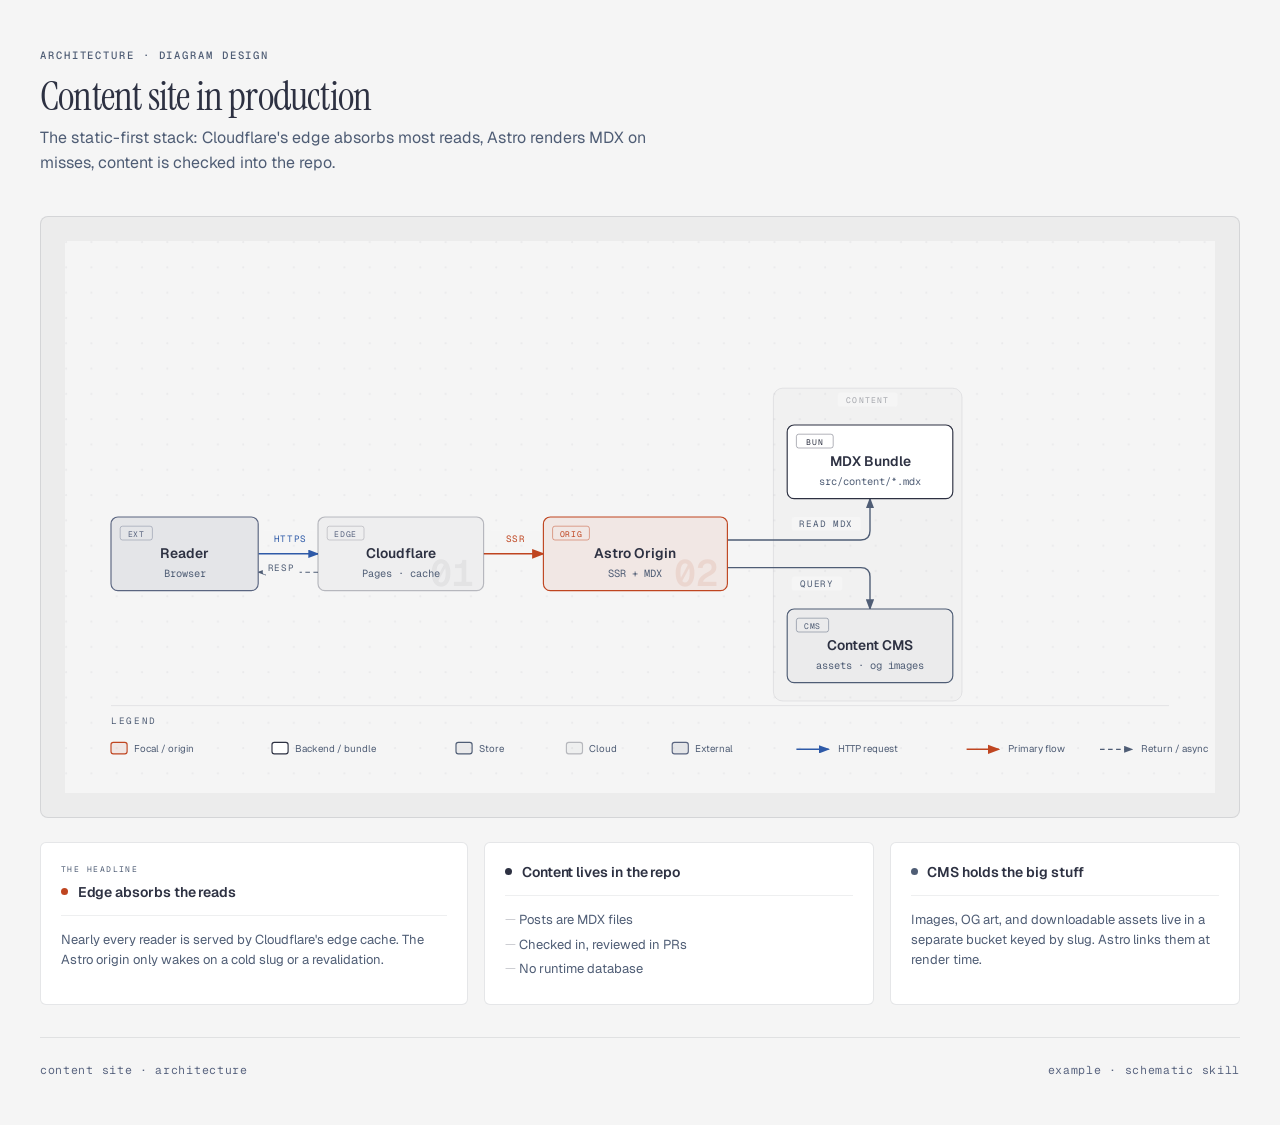
<file: .agents/skills/diagram-design/assets/example-architecture-full.html>
<!DOCTYPE html>
<html lang="en">
<head>
  <meta charset="UTF-8">
  <meta name="viewport" content="width=device-width, initial-scale=1.0">
  <title>Content site · Architecture</title>
  <link href="https://fonts.googleapis.com/css2?family=Instrument+Serif:ital@0;1&family=Geist:wght@400;500;600&family=Geist+Mono:wght@400;500;600&display=swap" rel="stylesheet">
  <style>
    *, *::before, *::after { box-sizing: border-box; margin: 0; padding: 0; }
    :root {
      --color-paper: #f5f5f5; --color-paper-2: #ececec;
      --color-ink: #2d3142; --color-muted: #4f5d75; --color-soft: #5a6580;
      --color-rule: rgba(45,49,66,0.12);
      --color-accent: #bf4520; --color-accent-tint: rgba(191,69,32,0.08);
      --color-link: #2e5aa8;
      --font-sans: 'Geist', system-ui, sans-serif;
      --font-serif: 'Instrument Serif', serif;
      --font-mono: 'Geist Mono', ui-monospace, monospace;
    }
    body { font-family: var(--font-sans); background: var(--color-paper); min-height: 100vh; padding: 3rem 2rem; color: var(--color-ink); }
    .container { max-width: 1200px; margin: 0 auto; }
    .header { margin-bottom: 2.5rem; }
    .header-eyebrow { font-family: var(--font-mono); font-size: 0.66rem; font-weight: 500; letter-spacing: 0.18em; text-transform: uppercase; color: var(--color-muted); margin-bottom: 0.75rem; }
    h1 { font-family: var(--font-serif); font-size: clamp(1.75rem, 3vw + 1rem, 2.5rem); font-weight: 400; letter-spacing: -0.02em; line-height: 1.1; margin-bottom: 0.5rem; }
    .subtitle { font-size: 1rem; line-height: 1.55; color: var(--color-muted); max-width: 58ch; }
    .diagram-container { background: var(--color-paper-2); border-radius: 8px; border: 1px solid var(--color-rule); padding: 1.5rem; overflow-x: auto; }
    svg { width: 100%; min-width: 900px; display: block; }
    .cards { display: grid; grid-template-columns: 1.1fr 1fr 0.9fr; gap: 1rem; margin-top: 1.5rem; }
    @media (max-width: 820px) { .cards { grid-template-columns: 1fr; } }
    .card { background: #fff; border-radius: 6px; border: 1px solid var(--color-rule); padding: 1.25rem; }
    .card .eyebrow { font-family: var(--font-mono); font-size: 0.5rem; letter-spacing: 0.18em; text-transform: uppercase; color: var(--color-muted); margin-bottom: 0.5rem; }
    .card-header { display: flex; align-items: center; gap: 0.6rem; margin-bottom: 0.875rem; padding-bottom: 0.875rem; border-bottom: 1px solid rgba(45,49,66,0.08); }
    .card-dot { width: 7px; height: 7px; border-radius: 50%; }
    .card-dot.ink { background: var(--color-ink); } .card-dot.muted { background: var(--color-muted); } .card-dot.coral { background: var(--color-accent); }
    .card h3 { font-size: 0.875rem; font-weight: 600; letter-spacing: -0.005em; }
    .card p, .card ul { color: var(--color-muted); font-size: 0.8125rem; line-height: 1.55; list-style: none; }
    .card li { margin-bottom: 0.3rem; padding-left: 0.875rem; position: relative; }
    .card li::before { content: '—'; position: absolute; left: 0; color: rgba(45,49,66,0.25); font-size: 0.75rem; }
    .footer { margin-top: 2rem; padding-top: 1.5rem; border-top: 1px solid rgba(45,49,66,0.10); font-family: var(--font-mono); font-size: 0.72rem; letter-spacing: 0.06em; color: var(--color-soft); display: flex; justify-content: space-between; flex-wrap: wrap; gap: 0.5rem; }
  </style>
</head>
<body>
  <div class="container">
    <div class="header">
      <p class="header-eyebrow">Architecture · Diagram Design</p>
      <h1>Content site in production</h1>
      <p class="subtitle">The static-first stack: Cloudflare's edge absorbs most reads, Astro renders MDX on misses, content is checked into the repo.</p>
    </div>

    <div class="diagram-container">
      <svg viewBox="0 0 1000 480" xmlns="http://www.w3.org/2000/svg" role="img" aria-labelledby="architecture-full-title architecture-full-desc">
        <title id="architecture-full-title">Content site in production</title>
        <desc id="architecture-full-desc">Architecture diagram showing reader requests moving through Cloudflare to an Astro origin, MDX bundle, and content CMS.</desc>
        <defs>
          <pattern id="dots" width="22" height="22" patternUnits="userSpaceOnUse">
            <circle cx="1" cy="1" r="0.9" fill="rgba(45,49,66,0.10)"/>
          </pattern>
          <marker id="arrow" markerWidth="8" markerHeight="6" refX="7" refY="3" orient="auto"><polygon points="0 0, 8 3, 0 6" fill="#4f5d75"/></marker>
          <marker id="arrow-accent" markerWidth="8" markerHeight="6" refX="7" refY="3" orient="auto"><polygon points="0 0, 8 3, 0 6" fill="#bf4520"/></marker>
          <marker id="arrow-link" markerWidth="8" markerHeight="6" refX="7" refY="3" orient="auto"><polygon points="0 0, 8 3, 0 6" fill="#2e5aa8"/></marker>
        </defs>

        <rect width="100%" height="100%" fill="#f5f5f5"/>
        <rect width="100%" height="100%" fill="url(#dots)" opacity="0.55"/>

        <!-- Zone: Content services (drawn before arrows and nodes) -->
        <rect x="616" y="128" width="164" height="272" rx="8"
              fill="rgba(45,49,66,0.02)" stroke="rgba(45,49,66,0.10)" stroke-width="0.8"/>
        <rect x="672" y="132" width="52" height="12" rx="2" fill="#f5f5f5"/>
        <text x="698" y="141" fill="rgba(45,49,66,0.40)" font-size="7" font-family="'Geist Mono', monospace"
              text-anchor="middle" letter-spacing="0.14em">CONTENT</text>

        <!-- Arrows first (behind boxes) -->
        <line x1="168" y1="272" x2="220" y2="272" stroke="#2e5aa8" stroke-width="1.2" marker-end="url(#arrow-link)"/>
        <line x1="364" y1="272" x2="416" y2="272" stroke="#bf4520" stroke-width="1.4" marker-end="url(#arrow-accent)"/>
        <path d="M 576,260 H 692 Q 700,260 700,252 V 224"
              fill="none" stroke="#4f5d75" stroke-width="1.2" marker-end="url(#arrow)"/>
        <path d="M 576,284 H 692 Q 700,284 700,292 V 320"
              fill="none" stroke="#4f5d75" stroke-width="1.2" marker-end="url(#arrow)"/>

        <!-- Dashed return: Cloudflare→Reader (cached HTML) -->
        <path d="M 220,288 H 168" fill="none" stroke="#4f5d75" stroke-width="1" stroke-dasharray="4,3" marker-end="url(#arrow)"/>

        <!-- Arrow labels -->
        <rect x="172" y="252" width="48" height="12" rx="2" fill="#f5f5f5"/>
        <text x="196" y="262" fill="#2e5aa8" font-size="8" font-family="'Geist Mono', monospace" text-anchor="middle" letter-spacing="0.08em">HTTPS</text>

        <rect x="172" y="278" width="32" height="12" rx="2" fill="#f5f5f5"/>
        <text x="188" y="287" fill="#4f5d75" font-size="8" font-family="'Geist Mono', monospace" text-anchor="middle" letter-spacing="0.08em">RESP</text>

        <rect x="368" y="252" width="48" height="12" rx="2" fill="#f5f5f5"/>
        <text x="392" y="262" fill="#bf4520" font-size="8" font-family="'Geist Mono', monospace" text-anchor="middle" letter-spacing="0.08em">SSR</text>

        <rect x="632" y="240" width="60" height="12" rx="2" fill="#f5f5f5"/>
        <text x="662" y="249" fill="#4f5d75" font-size="8" font-family="'Geist Mono', monospace" text-anchor="middle" letter-spacing="0.08em">READ MDX</text>

        <rect x="632" y="292" width="44" height="12" rx="2" fill="#f5f5f5"/>
        <text x="654" y="301" fill="#4f5d75" font-size="8" font-family="'Geist Mono', monospace" text-anchor="middle" letter-spacing="0.08em">QUERY</text>

        <!-- Node: Reader -->
        <rect x="40" y="240" width="128" height="64" rx="6" fill="#f5f5f5"/>
        <rect x="40" y="240" width="128" height="64" rx="6" fill="rgba(79,93,117,0.10)" stroke="#5a6580" stroke-width="1"/>
        <rect x="48" y="248" width="28" height="12" rx="2" fill="transparent" stroke="rgba(90,101,128,0.40)" stroke-width="0.8"/>
        <text x="62" y="257" fill="#5a6580" font-size="7" font-family="'Geist Mono', monospace" text-anchor="middle" letter-spacing="0.08em">EXT</text>
        <text x="104" y="276" fill="#2d3142" font-size="12" font-weight="600" font-family="'Geist', sans-serif" text-anchor="middle">Reader</text>
        <text x="104" y="292" fill="#4f5d75" font-size="9" font-family="'Geist Mono', monospace" text-anchor="middle">Browser</text>

        <!-- Node: Cloudflare -->
        <rect x="220" y="240" width="144" height="64" rx="6" fill="#f5f5f5"/>
        <rect x="220" y="240" width="144" height="64" rx="6" fill="rgba(45,49,66,0.03)" stroke="rgba(45,49,66,0.30)" stroke-width="1"/>
        <rect x="228" y="248" width="32" height="12" rx="2" fill="transparent" stroke="rgba(45,49,66,0.22)" stroke-width="0.8"/>
        <text x="244" y="257" fill="#5a6580" font-size="7" font-family="'Geist Mono', monospace" text-anchor="middle" letter-spacing="0.08em">EDGE</text>
        <text x="356" y="300" fill="rgba(45,49,66,0.06)" font-size="32" font-weight="600" font-family="'Geist Mono', monospace" text-anchor="end">01</text>
        <text x="292" y="276" fill="#2d3142" font-size="12" font-weight="600" font-family="'Geist', sans-serif" text-anchor="middle">Cloudflare</text>
        <text x="292" y="292" fill="#4f5d75" font-size="9" font-family="'Geist Mono', monospace" text-anchor="middle">Pages · cache</text>

        <!-- Node: Astro (focal coral) -->
        <rect x="416" y="240" width="160" height="64" rx="6" fill="#f5f5f5"/>
        <rect x="416" y="240" width="160" height="64" rx="6" fill="rgba(191,69,32,0.08)" stroke="#bf4520" stroke-width="1"/>
        <rect x="424" y="248" width="32" height="12" rx="2" fill="transparent" stroke="rgba(191,69,32,0.50)" stroke-width="0.8"/>
        <text x="440" y="257" fill="#bf4520" font-size="7" font-family="'Geist Mono', monospace" text-anchor="middle" letter-spacing="0.08em">ORIG</text>
        <text x="568" y="300" fill="rgba(191,69,32,0.10)" font-size="32" font-weight="600" font-family="'Geist Mono', monospace" text-anchor="end">02</text>
        <text x="496" y="276" fill="#2d3142" font-size="12" font-weight="600" font-family="'Geist', sans-serif" text-anchor="middle">Astro Origin</text>
        <text x="496" y="292" fill="#4f5d75" font-size="9" font-family="'Geist Mono', monospace" text-anchor="middle">SSR + MDX</text>

        <!-- Node: MDX Bundle -->
        <rect x="628" y="160" width="144" height="64" rx="6" fill="#f5f5f5"/>
        <rect x="628" y="160" width="144" height="64" rx="6" fill="#ffffff" stroke="#2d3142" stroke-width="1"/>
        <rect x="636" y="168" width="32" height="12" rx="2" fill="transparent" stroke="rgba(45,49,66,0.40)" stroke-width="0.8"/>
        <text x="652" y="177" fill="#2d3142" font-size="7" font-family="'Geist Mono', monospace" text-anchor="middle" letter-spacing="0.08em">BUN</text>
        <text x="700" y="196" fill="#2d3142" font-size="12" font-weight="600" font-family="'Geist', sans-serif" text-anchor="middle">MDX Bundle</text>
        <text x="700" y="212" fill="#4f5d75" font-size="9" font-family="'Geist Mono', monospace" text-anchor="middle">src/content/*.mdx</text>

        <!-- Node: Content CMS -->
        <rect x="628" y="320" width="144" height="64" rx="6" fill="#f5f5f5"/>
        <rect x="628" y="320" width="144" height="64" rx="6" fill="rgba(45,49,66,0.05)" stroke="#4f5d75" stroke-width="1"/>
        <rect x="636" y="328" width="28" height="12" rx="2" fill="transparent" stroke="rgba(79,93,117,0.50)" stroke-width="0.8"/>
        <text x="650" y="337" fill="#4f5d75" font-size="7" font-family="'Geist Mono', monospace" text-anchor="middle" letter-spacing="0.08em">CMS</text>
        <text x="700" y="356" fill="#2d3142" font-size="12" font-weight="600" font-family="'Geist', sans-serif" text-anchor="middle">Content CMS</text>
        <text x="700" y="372" fill="#4f5d75" font-size="9" font-family="'Geist Mono', monospace" text-anchor="middle">assets · og images</text>

        <!-- Legend strip -->
        <line x1="40" y1="404" x2="960" y2="404" stroke="rgba(45,49,66,0.10)" stroke-width="0.8"/>
        <text x="40" y="420" fill="#4f5d75" font-size="8" font-family="'Geist Mono', monospace" letter-spacing="0.18em">LEGEND</text>

        <rect x="40" y="436" width="14" height="10" rx="2" fill="rgba(191,69,32,0.08)" stroke="#bf4520" stroke-width="1"/>
        <text x="60" y="444" fill="#4f5d75" font-size="8.5" font-family="'Geist', sans-serif">Focal / origin</text>

        <rect x="180" y="436" width="14" height="10" rx="2" fill="#ffffff" stroke="#2d3142" stroke-width="1"/>
        <text x="200" y="444" fill="#4f5d75" font-size="8.5" font-family="'Geist', sans-serif">Backend / bundle</text>

        <rect x="340" y="436" width="14" height="10" rx="2" fill="rgba(45,49,66,0.05)" stroke="#4f5d75" stroke-width="1"/>
        <text x="360" y="444" fill="#4f5d75" font-size="8.5" font-family="'Geist', sans-serif">Store</text>

        <rect x="436" y="436" width="14" height="10" rx="2" fill="rgba(45,49,66,0.03)" stroke="rgba(45,49,66,0.30)" stroke-width="1"/>
        <text x="456" y="444" fill="#4f5d75" font-size="8.5" font-family="'Geist', sans-serif">Cloud</text>

        <rect x="528" y="436" width="14" height="10" rx="2" fill="rgba(79,93,117,0.10)" stroke="#5a6580" stroke-width="1"/>
        <text x="548" y="444" fill="#4f5d75" font-size="8.5" font-family="'Geist', sans-serif">External</text>

        <line x1="636" y1="442" x2="664" y2="442" stroke="#2e5aa8" stroke-width="1.2" marker-end="url(#arrow-link)"/>
        <text x="672" y="444" fill="#4f5d75" font-size="8.5" font-family="'Geist', sans-serif">HTTP request</text>

        <line x1="784" y1="442" x2="812" y2="442" stroke="#bf4520" stroke-width="1.4" marker-end="url(#arrow-accent)"/>
        <text x="820" y="444" fill="#4f5d75" font-size="8.5" font-family="'Geist', sans-serif">Primary flow</text>

        <line x1="900" y1="442" x2="928" y2="442" stroke="#4f5d75" stroke-width="1" stroke-dasharray="4,3" marker-end="url(#arrow)"/>
        <text x="936" y="444" fill="#4f5d75" font-size="8.5" font-family="'Geist', sans-serif">Return / async</text>
      </svg>
    </div>

    <div class="cards">
      <div class="card">
        <p class="eyebrow">THE HEADLINE</p>
        <div class="card-header"><span class="card-dot coral"></span><h3>Edge absorbs the reads</h3></div>
        <p>Nearly every reader is served by Cloudflare's edge cache. The Astro origin only wakes on a cold slug or a revalidation.</p>
      </div>
      <div class="card">
        <div class="card-header"><span class="card-dot ink"></span><h3>Content lives in the repo</h3></div>
        <ul><li>Posts are MDX files</li><li>Checked in, reviewed in PRs</li><li>No runtime database</li></ul>
      </div>
      <div class="card">
        <div class="card-header"><span class="card-dot muted"></span><h3>CMS holds the big stuff</h3></div>
        <p>Images, OG art, and downloadable assets live in a separate bucket keyed by slug. Astro links them at render time.</p>
      </div>
    </div>

    <div class="footer">
      <span>content site · architecture</span>
      <span>example · schematic skill</span>
    </div>
  </div>
</body>
</html>
</file>
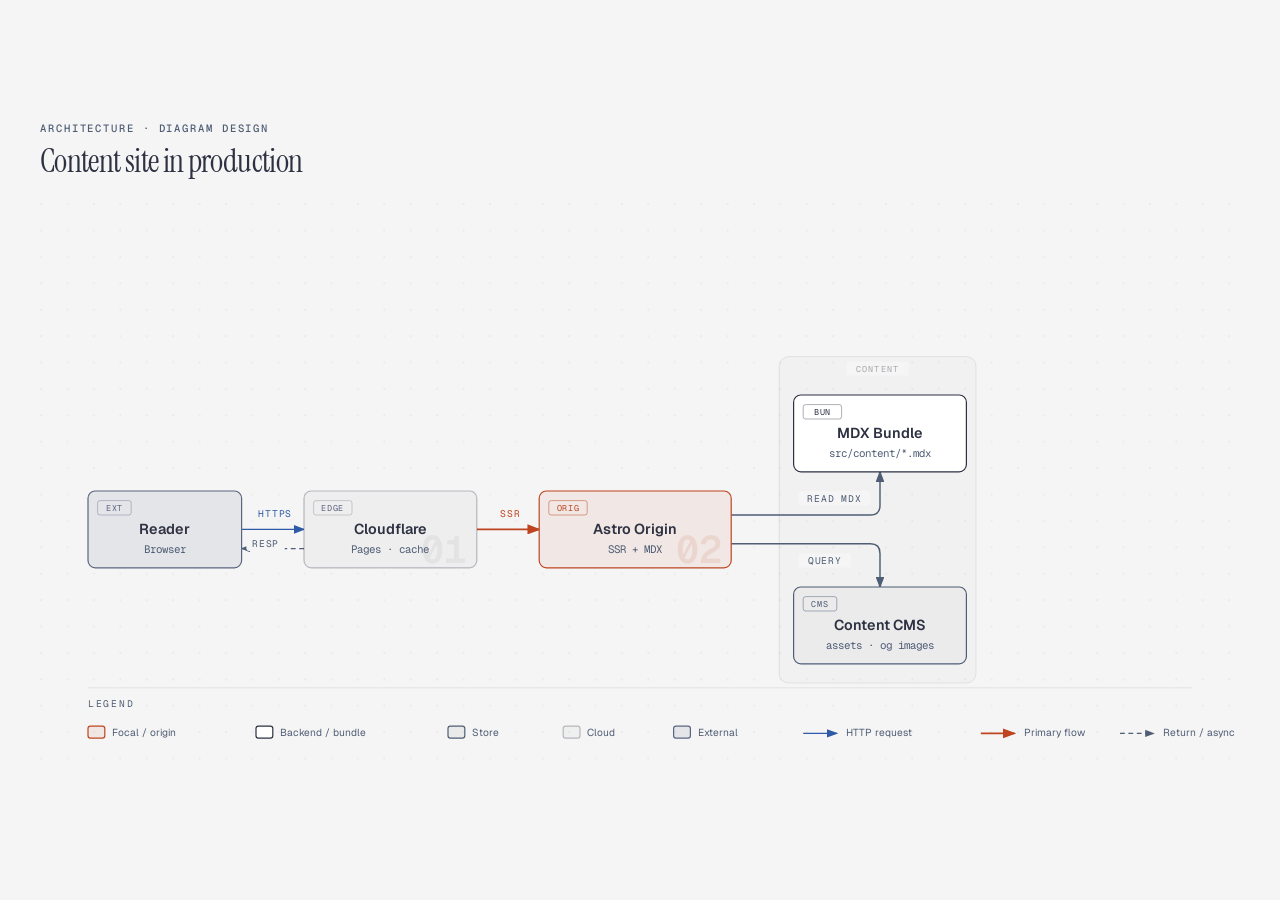
<file: .agents/skills/diagram-design/assets/example-architecture.html>
<!DOCTYPE html>
<html lang="en">
<head>
  <meta charset="UTF-8">
  <meta name="viewport" content="width=device-width, initial-scale=1.0">
  <title>Content site · Architecture</title>
  <link href="https://fonts.googleapis.com/css2?family=Instrument+Serif:ital@0;1&family=Geist:wght@400;500;600&family=Geist+Mono:wght@400;500;600&display=swap" rel="stylesheet">
  <style>
    *, *::before, *::after { box-sizing: border-box; margin: 0; padding: 0; }
    :root {
      --color-paper:   #f5f5f5;
      --color-ink:     #2d3142;
      --color-muted:   #4f5d75;
      --color-accent:  #bf4520;
      --font-sans:     'Geist', system-ui, sans-serif;
      --font-serif:    'Instrument Serif', serif;
      --font-mono:     'Geist Mono', ui-monospace, monospace;
    }

    body {
      font-family: var(--font-sans);
      background: var(--color-paper);
      color: var(--color-ink);
      min-height: 100vh;
      display: flex;
      align-items: center;
      justify-content: center;
      padding: 3rem 2rem;
    }

    .frame { max-width: 1200px; width: 100%; }

    .eyebrow {
      font-family: var(--font-mono);
      font-size: 0.66rem;
      font-weight: 500;
      letter-spacing: 0.18em;
      text-transform: uppercase;
      color: var(--color-muted);
      margin-bottom: 0.5rem;
    }

    h1 {
      font-family: var(--font-serif);
      font-size: clamp(1.5rem, 2.4vw + 0.75rem, 2rem);
      font-weight: 400;
      letter-spacing: -0.02em;
      line-height: 1.15;
      color: var(--color-ink);
      margin-bottom: 1.5rem;
    }

    svg { width: 100%; min-width: 900px; display: block; }
  </style>
</head>
<body>
  <div class="frame">
    <p class="eyebrow">Architecture · Diagram Design</p>
    <h1>Content site in production</h1>

    <svg viewBox="0 0 1000 480" xmlns="http://www.w3.org/2000/svg" role="img" aria-labelledby="architecture-title architecture-desc">
      <title id="architecture-title">Content site in production</title>
      <desc id="architecture-desc">Architecture diagram showing reader requests moving through Cloudflare to an Astro origin, MDX bundle, and content CMS.</desc>
        <defs>
          <pattern id="dots" width="22" height="22" patternUnits="userSpaceOnUse">
            <circle cx="1" cy="1" r="0.9" fill="rgba(45,49,66,0.10)"/>
          </pattern>
          <marker id="arrow" markerWidth="8" markerHeight="6" refX="7" refY="3" orient="auto"><polygon points="0 0, 8 3, 0 6" fill="#4f5d75"/></marker>
          <marker id="arrow-accent" markerWidth="8" markerHeight="6" refX="7" refY="3" orient="auto"><polygon points="0 0, 8 3, 0 6" fill="#bf4520"/></marker>
          <marker id="arrow-link" markerWidth="8" markerHeight="6" refX="7" refY="3" orient="auto"><polygon points="0 0, 8 3, 0 6" fill="#2e5aa8"/></marker>
        </defs>

        <rect width="100%" height="100%" fill="#f5f5f5"/>
        <rect width="100%" height="100%" fill="url(#dots)" opacity="0.55"/>

        <!-- Zone: Content services (drawn before arrows and nodes) -->
        <rect x="616" y="128" width="164" height="272" rx="8"
              fill="rgba(45,49,66,0.02)" stroke="rgba(45,49,66,0.10)" stroke-width="0.8"/>
        <rect x="672" y="132" width="52" height="12" rx="2" fill="#f5f5f5"/>
        <text x="698" y="141" fill="rgba(45,49,66,0.40)" font-size="7" font-family="'Geist Mono', monospace"
              text-anchor="middle" letter-spacing="0.14em">CONTENT</text>

        <!-- Arrows first (behind boxes) -->
        <line x1="168" y1="272" x2="220" y2="272" stroke="#2e5aa8" stroke-width="1.2" marker-end="url(#arrow-link)"/>
        <line x1="364" y1="272" x2="416" y2="272" stroke="#bf4520" stroke-width="1.4" marker-end="url(#arrow-accent)"/>
        <!-- Two fanned ports on Astro's right edge, each turning once into MDX bottom / CMS top -->
        <path d="M 576,260 H 692 Q 700,260 700,252 V 224"
              fill="none" stroke="#4f5d75" stroke-width="1.2" marker-end="url(#arrow)"/>
        <path d="M 576,284 H 692 Q 700,284 700,292 V 320"
              fill="none" stroke="#4f5d75" stroke-width="1.2" marker-end="url(#arrow)"/>

        <!-- Dashed return: Cloudflare→Reader (cached HTML — same orthogonal rules as solid) -->
        <path d="M 220,288 H 168" fill="none" stroke="#4f5d75" stroke-width="1" stroke-dasharray="4,3" marker-end="url(#arrow)"/>

        <!-- Arrow labels -->
        <rect x="172" y="252" width="48" height="12" rx="2" fill="#f5f5f5"/>
        <text x="196" y="262" fill="#2e5aa8" font-size="8" font-family="'Geist Mono', monospace" text-anchor="middle" letter-spacing="0.08em">HTTPS</text>

        <rect x="172" y="278" width="32" height="12" rx="2" fill="#f5f5f5"/>
        <text x="188" y="287" fill="#4f5d75" font-size="8" font-family="'Geist Mono', monospace" text-anchor="middle" letter-spacing="0.08em">RESP</text>

        <rect x="368" y="252" width="48" height="12" rx="2" fill="#f5f5f5"/>
        <text x="392" y="262" fill="#bf4520" font-size="8" font-family="'Geist Mono', monospace" text-anchor="middle" letter-spacing="0.08em">SSR</text>

        <rect x="632" y="240" width="60" height="12" rx="2" fill="#f5f5f5"/>
        <text x="662" y="249" fill="#4f5d75" font-size="8" font-family="'Geist Mono', monospace" text-anchor="middle" letter-spacing="0.08em">READ MDX</text>

        <rect x="632" y="292" width="44" height="12" rx="2" fill="#f5f5f5"/>
        <text x="654" y="301" fill="#4f5d75" font-size="8" font-family="'Geist Mono', monospace" text-anchor="middle" letter-spacing="0.08em">QUERY</text>

        <!-- Node: Reader -->
        <rect x="40" y="240" width="128" height="64" rx="6" fill="#f5f5f5"/>
        <rect x="40" y="240" width="128" height="64" rx="6" fill="rgba(79,93,117,0.10)" stroke="#5a6580" stroke-width="1"/>
        <rect x="48" y="248" width="28" height="12" rx="2" fill="transparent" stroke="rgba(90,101,128,0.40)" stroke-width="0.8"/>
        <text x="62" y="257" fill="#5a6580" font-size="7" font-family="'Geist Mono', monospace" text-anchor="middle" letter-spacing="0.08em">EXT</text>
        <text x="104" y="276" fill="#2d3142" font-size="12" font-weight="600" font-family="'Geist', sans-serif" text-anchor="middle">Reader</text>
        <text x="104" y="292" fill="#4f5d75" font-size="9" font-family="'Geist Mono', monospace" text-anchor="middle">Browser</text>

        <!-- Node: Cloudflare -->
        <rect x="220" y="240" width="144" height="64" rx="6" fill="#f5f5f5"/>
        <rect x="220" y="240" width="144" height="64" rx="6" fill="rgba(45,49,66,0.03)" stroke="rgba(45,49,66,0.30)" stroke-width="1"/>
        <rect x="228" y="248" width="32" height="12" rx="2" fill="transparent" stroke="rgba(45,49,66,0.22)" stroke-width="0.8"/>
        <text x="244" y="257" fill="#5a6580" font-size="7" font-family="'Geist Mono', monospace" text-anchor="middle" letter-spacing="0.08em">EDGE</text>
        <text x="356" y="300" fill="rgba(45,49,66,0.06)" font-size="32" font-weight="600" font-family="'Geist Mono', monospace" text-anchor="end">01</text>
        <text x="292" y="276" fill="#2d3142" font-size="12" font-weight="600" font-family="'Geist', sans-serif" text-anchor="middle">Cloudflare</text>
        <text x="292" y="292" fill="#4f5d75" font-size="9" font-family="'Geist Mono', monospace" text-anchor="middle">Pages · cache</text>

        <!-- Node: Astro (focal coral) -->
        <rect x="416" y="240" width="160" height="64" rx="6" fill="#f5f5f5"/>
        <rect x="416" y="240" width="160" height="64" rx="6" fill="rgba(191,69,32,0.08)" stroke="#bf4520" stroke-width="1"/>
        <rect x="424" y="248" width="32" height="12" rx="2" fill="transparent" stroke="rgba(191,69,32,0.50)" stroke-width="0.8"/>
        <text x="440" y="257" fill="#bf4520" font-size="7" font-family="'Geist Mono', monospace" text-anchor="middle" letter-spacing="0.08em">ORIG</text>
        <text x="568" y="300" fill="rgba(191,69,32,0.10)" font-size="32" font-weight="600" font-family="'Geist Mono', monospace" text-anchor="end">02</text>
        <text x="496" y="276" fill="#2d3142" font-size="12" font-weight="600" font-family="'Geist', sans-serif" text-anchor="middle">Astro Origin</text>
        <text x="496" y="292" fill="#4f5d75" font-size="9" font-family="'Geist Mono', monospace" text-anchor="middle">SSR + MDX</text>

        <!-- Node: MDX Bundle -->
        <rect x="628" y="160" width="144" height="64" rx="6" fill="#f5f5f5"/>
        <rect x="628" y="160" width="144" height="64" rx="6" fill="#ffffff" stroke="#2d3142" stroke-width="1"/>
        <rect x="636" y="168" width="32" height="12" rx="2" fill="transparent" stroke="rgba(45,49,66,0.40)" stroke-width="0.8"/>
        <text x="652" y="177" fill="#2d3142" font-size="7" font-family="'Geist Mono', monospace" text-anchor="middle" letter-spacing="0.08em">BUN</text>
        <text x="700" y="196" fill="#2d3142" font-size="12" font-weight="600" font-family="'Geist', sans-serif" text-anchor="middle">MDX Bundle</text>
        <text x="700" y="212" fill="#4f5d75" font-size="9" font-family="'Geist Mono', monospace" text-anchor="middle">src/content/*.mdx</text>

        <!-- Node: Content CMS -->
        <rect x="628" y="320" width="144" height="64" rx="6" fill="#f5f5f5"/>
        <rect x="628" y="320" width="144" height="64" rx="6" fill="rgba(45,49,66,0.05)" stroke="#4f5d75" stroke-width="1"/>
        <rect x="636" y="328" width="28" height="12" rx="2" fill="transparent" stroke="rgba(79,93,117,0.50)" stroke-width="0.8"/>
        <text x="650" y="337" fill="#4f5d75" font-size="7" font-family="'Geist Mono', monospace" text-anchor="middle" letter-spacing="0.08em">CMS</text>
        <text x="700" y="356" fill="#2d3142" font-size="12" font-weight="600" font-family="'Geist', sans-serif" text-anchor="middle">Content CMS</text>
        <text x="700" y="372" fill="#4f5d75" font-size="9" font-family="'Geist Mono', monospace" text-anchor="middle">assets · og images</text>

        <!-- Legend strip -->
        <line x1="40" y1="404" x2="960" y2="404" stroke="rgba(45,49,66,0.10)" stroke-width="0.8"/>
        <text x="40" y="420" fill="#4f5d75" font-size="8" font-family="'Geist Mono', monospace" letter-spacing="0.18em">LEGEND</text>

        <rect x="40" y="436" width="14" height="10" rx="2" fill="rgba(191,69,32,0.08)" stroke="#bf4520" stroke-width="1"/>
        <text x="60" y="444" fill="#4f5d75" font-size="8.5" font-family="'Geist', sans-serif">Focal / origin</text>

        <rect x="180" y="436" width="14" height="10" rx="2" fill="#ffffff" stroke="#2d3142" stroke-width="1"/>
        <text x="200" y="444" fill="#4f5d75" font-size="8.5" font-family="'Geist', sans-serif">Backend / bundle</text>

        <rect x="340" y="436" width="14" height="10" rx="2" fill="rgba(45,49,66,0.05)" stroke="#4f5d75" stroke-width="1"/>
        <text x="360" y="444" fill="#4f5d75" font-size="8.5" font-family="'Geist', sans-serif">Store</text>

        <rect x="436" y="436" width="14" height="10" rx="2" fill="rgba(45,49,66,0.03)" stroke="rgba(45,49,66,0.30)" stroke-width="1"/>
        <text x="456" y="444" fill="#4f5d75" font-size="8.5" font-family="'Geist', sans-serif">Cloud</text>

        <rect x="528" y="436" width="14" height="10" rx="2" fill="rgba(79,93,117,0.10)" stroke="#5a6580" stroke-width="1"/>
        <text x="548" y="444" fill="#4f5d75" font-size="8.5" font-family="'Geist', sans-serif">External</text>

        <line x1="636" y1="442" x2="664" y2="442" stroke="#2e5aa8" stroke-width="1.2" marker-end="url(#arrow-link)"/>
        <text x="672" y="444" fill="#4f5d75" font-size="8.5" font-family="'Geist', sans-serif">HTTP request</text>

        <line x1="784" y1="442" x2="812" y2="442" stroke="#bf4520" stroke-width="1.4" marker-end="url(#arrow-accent)"/>
        <text x="820" y="444" fill="#4f5d75" font-size="8.5" font-family="'Geist', sans-serif">Primary flow</text>

        <line x1="900" y1="442" x2="928" y2="442" stroke="#4f5d75" stroke-width="1" stroke-dasharray="4,3" marker-end="url(#arrow)"/>
        <text x="936" y="444" fill="#4f5d75" font-size="8.5" font-family="'Geist', sans-serif">Return / async</text>
      </svg>
  </div>
</body>
</html>
</file>
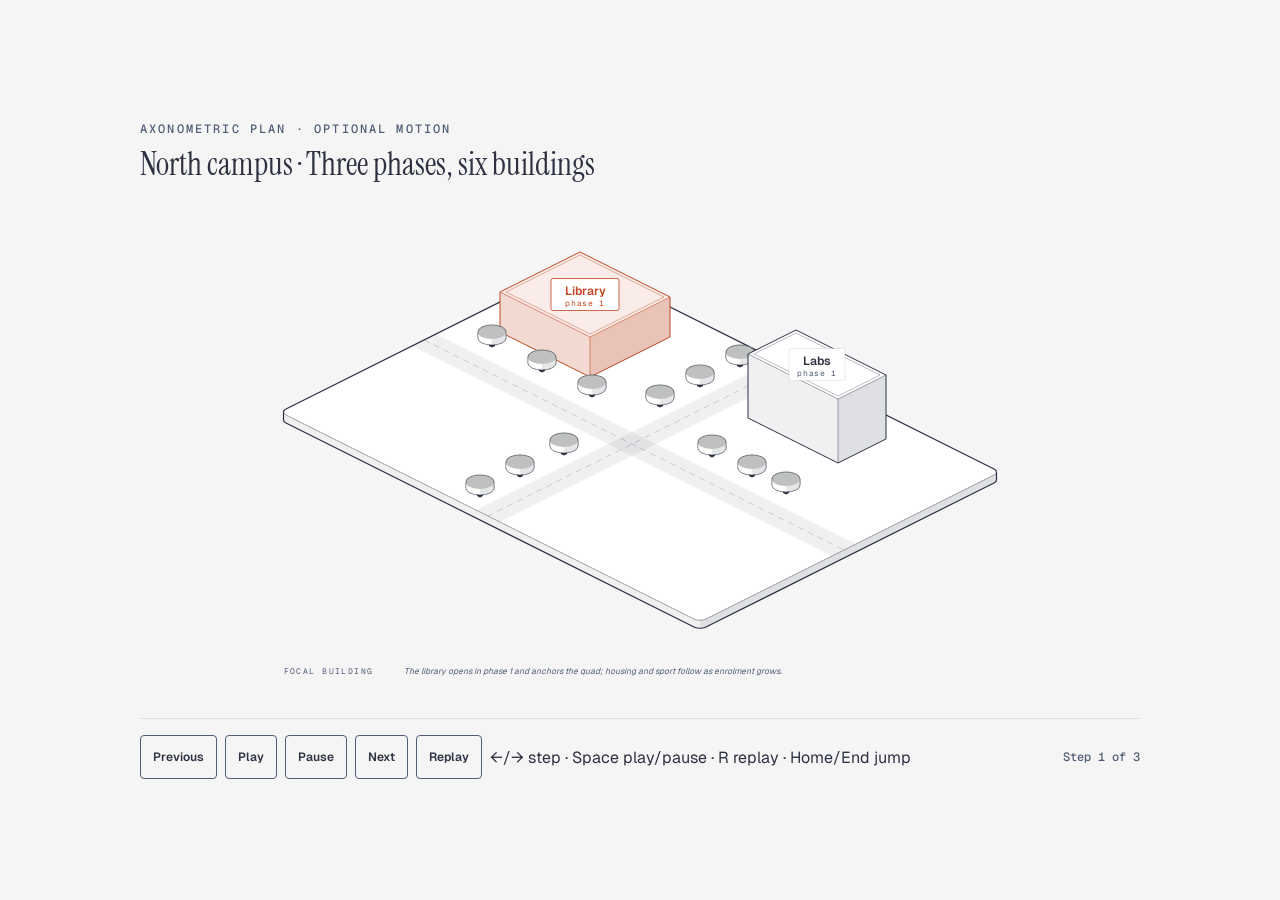
<file: .agents/skills/diagram-design/assets/example-axonometric-plan-campus-animated.html>
<!DOCTYPE html>
<html lang="en">
<head>
  <meta charset="UTF-8">
  <meta name="viewport" content="width=device-width, initial-scale=1.0">
  <title>North campus · Three phases, six buildings</title>
  <link href="https://fonts.googleapis.com/css2?family=Instrument+Serif:ital@0;1&family=Geist:wght@400;500;600&family=Geist+Mono:wght@400;500;600&family=Noto+Serif:ital@0;1&family=Noto+Sans+KR:wght@400;500;600&family=Noto+Serif+KR:wght@400&family=Noto+Sans+TC:wght@400;500;600&family=Noto+Serif+TC:wght@400&display=swap" rel="stylesheet">
  <style>
    *, *::before, *::after { box-sizing: border-box; }
    :root {
      --color-paper: #f5f5f5;
      --color-ink: #2d3142;
      --color-muted: #4f5d75;
      --color-soft: #5a6580;
      --color-accent: #bf4520;
      --color-rule: rgba(45,49,66,0.12);
      --font-sans: 'Geist', system-ui, sans-serif;
      --font-serif: 'Instrument Serif', 'Noto Serif', 'Noto Serif KR', serif;
      --font-mono: 'Geist Mono', ui-monospace, monospace;
      --motion-fast: 160ms;
      --motion-step: 600ms;
      --motion-hold: 900ms;
      --motion-total: 2700ms;
      --motion-ease: cubic-bezier(.2,.8,.2,1);
    }
    body {
      margin: 0;
      min-height: 100vh;
      display: grid;
      place-items: center;
      padding: 48px 32px;
      color: var(--color-ink);
      background: var(--color-paper);
      font-family: var(--font-sans);
    }
    [data-motion-root] { width: min(100%, 1000px); }
    .eyebrow {
      margin: 0 0 8px;
      color: var(--color-muted);
      font: 500 12px/1.4 var(--font-mono);
      letter-spacing: .18em;
      text-transform: uppercase;
    }
    h1 { margin: 0 0 24px; font: 400 32px/1.15 var(--font-serif); }
    svg { display: block; width: 100%; min-width: 1000px; }
    /* The SVG holds its readable width (min-width == the viewBox width, so the
       type ramp is never silently scaled down). This wrapper lets a narrow
       screen scroll the diagram instead of the whole page. body is a centred
       grid, so the root needs max-width/min-width to stop the grid item from
       sizing itself to the SVG's max-content width. */
    [data-motion-root] { max-width: 100%; min-width: 0; }
    .diagram-container { width: 100%; overflow-x: auto; }

    /* Static source is complete. Only an initialized enhancement hides items. */
    .motion-ready [data-motion-item] {
      opacity: .12;
      transform: translateY(8px);
      transform-box: fill-box;
      transform-origin: center;
      transition: opacity var(--motion-step) var(--motion-ease),
                  transform var(--motion-step) var(--motion-ease);
    }
    .motion-ready [data-motion-item].is-visible,
    .motion-ready[data-frame="end"] [data-motion-item],
    .motion-ready[data-frame="static"] [data-motion-item] {
      opacity: 1;
      transform: none;
    }
    .draw-path {
      fill: none;
      stroke: var(--color-accent);
      stroke-width: 3;
      stroke-dasharray: 1;
      stroke-dashoffset: 1;
      pointer-events: none;
    }
    .motion-ready .draw-path.is-visible {
      animation: draw-path var(--motion-step) linear forwards;
    }
    .flow-token { opacity: 0; pointer-events: none; }
    .motion-ready.is-playing .flow-token.is-visible {
      opacity: 1;
      animation: token-flow 3.2s linear 1 forwards;
    }
    .motion-ready[data-motion-mode="loop"].is-playing .flow-token.is-visible {
      animation-iteration-count: infinite;
    }
    @keyframes draw-path { to { stroke-dashoffset: 0; } }
    @keyframes token-flow {
      0% { transform: translateX(0); }
      100% { transform: translateX(240px); }
    }

    [data-motion-controls] {
      display: none;
      align-items: center;
      flex-wrap: wrap;
      gap: 8px;
      margin-top: 16px;
      padding-top: 16px;
      border-top: 1px solid var(--color-rule);
    }
    .motion-ready [data-motion-controls] { display: flex; }
    [data-motion-controls][hidden] { display: none !important; }
    [data-motion-controls] button {
      min-width: 44px;
      min-height: 44px;
      padding: 8px 12px;
      border: 1px solid var(--color-muted);
      border-radius: 4px;
      color: var(--color-ink);
      background: var(--color-paper);
      font: 600 12px/1 var(--font-sans);
      cursor: pointer;
    }
    [data-motion-controls] button:hover { border-color: var(--color-accent); }
    [data-motion-controls] button:focus-visible {
      outline: 3px solid var(--color-accent);
      outline-offset: 2px;
    }
    [data-motion-controls] button:disabled { cursor: not-allowed; opacity: .45; }
    [data-motion-status-visible] {
      margin-left: auto;
      color: var(--color-muted);
      font: 500 12px/1.4 var(--font-mono);
    }
    .sr-only {
      position: absolute;
      width: 1px;
      height: 1px;
      padding: 0;
      margin: -1px;
      overflow: hidden;
      clip: rect(0,0,0,0);
      white-space: nowrap;
      border: 0;
    }
    noscript p {
      margin: 12px 0 0;
      color: var(--color-muted);
      font: 500 12px/1.4 var(--font-mono);
    }

    html[data-motion="static"] [data-motion-controls],
    html[data-motion="static"] [data-motion-decorative] { display: none !important; }
    html[data-motion="static"] [data-motion-item] {
      opacity: 1 !important;
      transform: none !important;
      animation: none !important;
      transition: none !important;
    }
    html[data-motion="step"] [data-motion-controls],
    html[data-motion="step"] [data-motion-decorative] { display: none !important; }
    html[data-motion="step"] [data-motion-item] {
      animation: none !important;
      transition: none !important;
    }
    @media (prefers-reduced-motion: reduce) {
      *, *::before, *::after {
        animation-duration: .001ms !important;
        animation-iteration-count: 1 !important;
        scroll-behavior: auto !important;
        transition-duration: .001ms !important;
      }
      [data-motion-item] { opacity: 1 !important; transform: none !important; }
      [data-motion-decorative] { display: none !important; }
      [data-motion-controls] { display: none !important; }
    }
    @media print {
      /* Paper has no scrollbar, so the local scroller would clip instead of
         scroll. Let the diagram scale down to the sheet: smaller but whole
         beats sharp but cut off. */
      .diagram-container { overflow-x: visible; }
      svg { min-width: 0; }
      [data-motion-controls], [data-motion-decorative] { display: none !important; }
      [data-motion-item] {
        opacity: 1 !important;
        transform: none !important;
        animation: none !important;
        transition: none !important;
      }
    }

    /* Static source is the finished plan. Only an initialized enhancement hides
       the buildings, which then drop in by phase, never further than 16px. */
    .motion-ready [data-motion-item][data-appear] { opacity: 0; transform: translateY(-16px); transition: none; }
    .motion-ready [data-motion-item][data-appear].is-visible { opacity: 1; transform: none; transition: opacity var(--motion-step) var(--motion-ease), transform var(--motion-step) var(--motion-ease); }
    .motion-ready[data-frame="end"] [data-motion-item][data-appear],
    .motion-ready[data-frame="static"] [data-motion-item][data-appear] { opacity: 1; transform: none; }
  </style>
</head>
<body>
  <main data-motion-root data-motion-mode="reveal" data-step-count="3" data-step-current="3" data-frame="static" data-static-frame="complete">
    <p class="eyebrow">Axonometric plan · Optional motion</p>
    <h1>North campus · Three phases, six buildings</h1>

    <div class="diagram-container">
      <svg viewBox="0 0 1000 496" xmlns="http://www.w3.org/2000/svg" role="img" aria-labelledby="axonometric-plan-campus-animated-title axonometric-plan-campus-animated-desc">
        <title id="axonometric-plan-campus-animated-title">North campus · Three phases, six buildings</title>
        <desc id="axonometric-plan-campus-animated-desc">Campus site plan with the library and labs in phase 1, two dorms in phase 2, and the sports hall and parking in phase 3, with the library as the focal building.</desc>
        <rect width="100%" height="100%" fill="#f5f5f5"/>
        <g data-axo-plan data-origin="440 64">
        <g data-plate data-rect="0 0 420 300 6" data-z="0" data-t="8"><path data-role="silhouette" d="M 143.51 206 A 8.49 4.24 0 0 1 146 203 L 434 59 A 8.49 4.24 0 0 1 446 59 L 854 263 A 8.49 4.24 0 0 1 856.49 266 L 856.49 274 A 8.49 4.24 0 0 1 854 277 L 566 421 A 8.49 4.24 0 0 1 554 421 L 146 217 A 8.49 4.24 0 0 1 143.51 214 Z" fill="#ffffff"/><path d="M 143.51 206 A 8.49 4.24 0 0 0 146 209 L 554 413 A 8.49 4.24 0 0 0 560 414.24 L 560 422.24 A 8.49 4.24 0 0 1 554 421 L 146 217 A 8.49 4.24 0 0 1 143.51 214 Z" fill="rgba(45,49,66,0.07)"/><path d="M 560 414.24 A 8.49 4.24 0 0 0 566 413 L 854 269 A 8.49 4.24 0 0 0 856.49 266 L 856.49 274 A 8.49 4.24 0 0 1 854 277 L 566 421 A 8.49 4.24 0 0 1 560 422.24 Z" fill="rgba(45,49,66,0.15)"/><path d="M 143.51 206 A 8.49 4.24 0 0 0 146 209 L 554 413 A 8.49 4.24 0 0 0 566 413 L 854 269 A 8.49 4.24 0 0 0 856.49 266" fill="none" stroke="rgba(45,49,66,0.55)" stroke-width="0.8"/><path d="M 143.51 206 A 8.49 4.24 0 0 1 146 203 L 434 59 A 8.49 4.24 0 0 1 446 59 L 854 263 A 8.49 4.24 0 0 1 856.49 266 L 856.49 274 A 8.49 4.24 0 0 1 854 277 L 566 421 A 8.49 4.24 0 0 1 554 421 L 146 217 A 8.49 4.24 0 0 1 143.51 214 Z" fill="none" stroke="#2d3142" stroke-width="1.2" stroke-linejoin="round"/></g>
        <path d="M 692 350 L 692 350 L 272 140 L 272 140 L 296 128 L 296 128 L 716 338 L 716 338 Z" fill="rgba(45,49,66,0.07)"/>
        <path d="M 360 316 L 360 316 L 336 304 L 336 304 L 636 154 L 636 154 L 660 166 L 660 166 Z" fill="rgba(45,49,66,0.07)"/>
        <line x1="284" y1="134" x2="704" y2="344" stroke="rgba(45,49,66,0.25)" stroke-width="0.8" stroke-dasharray="6,5"/>
        <line x1="648" y1="160" x2="348" y2="310" stroke="rgba(45,49,66,0.25)" stroke-width="0.8" stroke-dasharray="6,5"/>
        <g data-motion-item data-step="1" data-appear aria-label="Library, phase 1"><g data-box data-rect="30 30 120 110 0" data-z="8" data-h="40" data-kind="building" data-name="Library" data-focal><path data-role="silhouette" d="M 360 86 L 360 86 L 440 46 L 440 46 L 530 91 L 530 91 L 530 131 L 530 131 L 450 171 L 450 171 L 360 126 L 360 126 Z" fill="#ffffff"/><path d="M 450 131 L 450 131 L 360 86 L 360 86 L 440 46 L 440 46 L 530 91 L 530 91 Z" fill="rgba(191,69,32,0.10)"/><path d="M 360 86 L 360 86 L 450 131 L 450 131 L 450 171 L 450 171 L 360 126 L 360 126 Z" fill="rgba(191,69,32,0.20)"/><path d="M 450 131 L 450 131 L 530 91 L 530 91 L 530 131 L 530 131 L 450 171 L 450 171 Z" fill="rgba(191,69,32,0.32)"/><path d="M 450 128 L 450 128 L 366 86 L 366 86 L 440 49 L 440 49 L 524 91 L 524 91 Z" fill="none" stroke="rgba(191,69,32,0.70)" stroke-width="0.6"/><path d="M 360 86 L 360 86 L 450 131 L 450 131 L 530 91 L 530 91 M 450 131 L 450 171" fill="none" stroke="rgba(191,69,32,0.70)" stroke-width="0.8"/><path d="M 360 86 L 360 86 L 440 46 L 440 46 L 530 91 L 530 91 L 530 131 L 530 131 L 450 171 L 450 171 L 360 126 L 360 126 Z" fill="none" stroke="#bf4520" stroke-width="1.0" stroke-linejoin="round"/></g><g data-role="tag" data-name="Library" data-at="75 70 48"><rect x="411" y="72.5" width="68" height="32" rx="2" fill="#ffffff" stroke="#bf4520" stroke-width="0.8"/><text data-role="name" x="445" y="88.5" text-anchor="middle" fill="#bf4520" font-size="12" font-weight="600" font-family="'Geist', sans-serif">Library</text><text x="445" y="99.5" text-anchor="middle" fill="#bf4520" font-size="8" font-family="'Geist Mono', monospace" letter-spacing="0.08em">phase 1</text></g></g>
        <g data-box data-rect="30 118 50 138 10" data-z="16" data-h="6" data-kind="tree"><path data-role="silhouette" d="M 337.86 126 A 14.14 7.07 0 0 1 342 121 L 342 121 A 14.14 7.07 0 0 1 362 121 L 362 121 A 14.14 7.07 0 0 1 366.14 126 L 366.14 132 A 14.14 7.07 0 0 1 362 137 L 362 137 A 14.14 7.07 0 0 1 342 137 L 342 137 A 14.14 7.07 0 0 1 337.86 132 Z" fill="#ffffff"/><path d="M 349 132 L 349 132 L 352 130.5 L 352 130.5 L 355 132 L 355 132 L 355 140 L 355 140 L 352 141.5 L 352 141.5 L 349 140 L 349 140 Z" fill="#2d3142"/><path d="M 337.86 126 A 14.14 7.07 0 0 1 342 121 L 342 121 A 14.14 7.07 0 0 1 362 121 L 362 121 A 14.14 7.07 0 0 1 366.14 126 L 366.14 132 A 14.14 7.07 0 0 1 362 137 L 362 137 A 14.14 7.07 0 0 1 342 137 L 342 137 A 14.14 7.07 0 0 1 337.86 132 Z" fill="#ffffff"/><path d="M 352 133.07 A 14.14 7.07 0 0 0 362 131 L 362 131 A 14.14 7.07 0 0 0 366.14 126 L 366.14 132 A 14.14 7.07 0 0 1 362 137 L 362 137 A 14.14 7.07 0 0 1 352 139.07 Z" fill="rgba(45,49,66,0.12)"/><path d="M 362 131 A 14.14 7.07 0 0 1 342 131 L 342 131 A 14.14 7.07 0 0 1 342 121 L 342 121 A 14.14 7.07 0 0 1 362 121 L 362 121 A 14.14 7.07 0 0 1 362 131 Z" fill="#bfc0c0"/><path d="M 337.86 126 A 14.14 7.07 0 0 1 342 121 L 342 121 A 14.14 7.07 0 0 1 362 121 L 362 121 A 14.14 7.07 0 0 1 366.14 126 L 366.14 132 A 14.14 7.07 0 0 1 362 137 L 362 137 A 14.14 7.07 0 0 1 342 137 L 342 137 A 14.14 7.07 0 0 1 337.86 132 Z" fill="none" stroke="#2d3142" stroke-width="0.6"/></g>
        <g data-box data-rect="174 14 194 34 10" data-z="16" data-h="6" data-kind="tree"><path data-role="silhouette" d="M 585.86 146 A 14.14 7.07 0 0 1 590 141 L 590 141 A 14.14 7.07 0 0 1 610 141 L 610 141 A 14.14 7.07 0 0 1 614.14 146 L 614.14 152 A 14.14 7.07 0 0 1 610 157 L 610 157 A 14.14 7.07 0 0 1 590 157 L 590 157 A 14.14 7.07 0 0 1 585.86 152 Z" fill="#ffffff"/><path d="M 597 152 L 597 152 L 600 150.5 L 600 150.5 L 603 152 L 603 152 L 603 160 L 603 160 L 600 161.5 L 600 161.5 L 597 160 L 597 160 Z" fill="#2d3142"/><path d="M 585.86 146 A 14.14 7.07 0 0 1 590 141 L 590 141 A 14.14 7.07 0 0 1 610 141 L 610 141 A 14.14 7.07 0 0 1 614.14 146 L 614.14 152 A 14.14 7.07 0 0 1 610 157 L 610 157 A 14.14 7.07 0 0 1 590 157 L 590 157 A 14.14 7.07 0 0 1 585.86 152 Z" fill="#ffffff"/><path d="M 600 153.07 A 14.14 7.07 0 0 0 610 151 L 610 151 A 14.14 7.07 0 0 0 614.14 146 L 614.14 152 A 14.14 7.07 0 0 1 610 157 L 610 157 A 14.14 7.07 0 0 1 600 159.07 Z" fill="rgba(45,49,66,0.12)"/><path d="M 610 151 A 14.14 7.07 0 0 1 590 151 L 590 151 A 14.14 7.07 0 0 1 590 141 L 590 141 A 14.14 7.07 0 0 1 610 141 L 610 141 A 14.14 7.07 0 0 1 610 151 Z" fill="#bfc0c0"/><path d="M 585.86 146 A 14.14 7.07 0 0 1 590 141 L 590 141 A 14.14 7.07 0 0 1 610 141 L 610 141 A 14.14 7.07 0 0 1 614.14 146 L 614.14 152 A 14.14 7.07 0 0 1 610 157 L 610 157 A 14.14 7.07 0 0 1 590 157 L 590 157 A 14.14 7.07 0 0 1 585.86 152 Z" fill="none" stroke="#2d3142" stroke-width="0.6"/></g>
        <g data-box data-rect="80 118 100 138 10" data-z="16" data-h="6" data-kind="tree"><path data-role="silhouette" d="M 387.86 151 A 14.14 7.07 0 0 1 392 146 L 392 146 A 14.14 7.07 0 0 1 412 146 L 412 146 A 14.14 7.07 0 0 1 416.14 151 L 416.14 157 A 14.14 7.07 0 0 1 412 162 L 412 162 A 14.14 7.07 0 0 1 392 162 L 392 162 A 14.14 7.07 0 0 1 387.86 157 Z" fill="#ffffff"/><path d="M 399 157 L 399 157 L 402 155.5 L 402 155.5 L 405 157 L 405 157 L 405 165 L 405 165 L 402 166.5 L 402 166.5 L 399 165 L 399 165 Z" fill="#2d3142"/><path d="M 387.86 151 A 14.14 7.07 0 0 1 392 146 L 392 146 A 14.14 7.07 0 0 1 412 146 L 412 146 A 14.14 7.07 0 0 1 416.14 151 L 416.14 157 A 14.14 7.07 0 0 1 412 162 L 412 162 A 14.14 7.07 0 0 1 392 162 L 392 162 A 14.14 7.07 0 0 1 387.86 157 Z" fill="#ffffff"/><path d="M 402 158.07 A 14.14 7.07 0 0 0 412 156 L 412 156 A 14.14 7.07 0 0 0 416.14 151 L 416.14 157 A 14.14 7.07 0 0 1 412 162 L 412 162 A 14.14 7.07 0 0 1 402 164.07 Z" fill="rgba(45,49,66,0.12)"/><path d="M 412 156 A 14.14 7.07 0 0 1 392 156 L 392 156 A 14.14 7.07 0 0 1 392 146 L 392 146 A 14.14 7.07 0 0 1 412 146 L 412 146 A 14.14 7.07 0 0 1 412 156 Z" fill="#bfc0c0"/><path d="M 387.86 151 A 14.14 7.07 0 0 1 392 146 L 392 146 A 14.14 7.07 0 0 1 412 146 L 412 146 A 14.14 7.07 0 0 1 416.14 151 L 416.14 157 A 14.14 7.07 0 0 1 412 162 L 412 162 A 14.14 7.07 0 0 1 392 162 L 392 162 A 14.14 7.07 0 0 1 387.86 157 Z" fill="none" stroke="#2d3142" stroke-width="0.6"/></g>
        <g data-motion-item data-step="2" data-appear aria-label="Dorm A, phase 2"><g data-box data-rect="30 186 170 214 0" data-z="8" data-h="44" data-kind="building" data-name="Dorm A"><path data-role="silhouette" d="M 256 134 L 256 134 L 284 120 L 284 120 L 424 190 L 424 190 L 424 234 L 424 234 L 396 248 L 396 248 L 256 178 L 256 178 Z" fill="#ffffff"/><path d="M 256 134 L 256 134 L 396 204 L 396 204 L 396 248 L 396 248 L 256 178 L 256 178 Z" fill="rgba(45,49,66,0.07)"/><path d="M 396 204 L 396 204 L 424 190 L 424 190 L 424 234 L 424 234 L 396 248 L 396 248 Z" fill="rgba(45,49,66,0.15)"/><path d="M 396 201 L 396 201 L 262 134 L 262 134 L 284 123 L 284 123 L 418 190 L 418 190 Z" fill="none" stroke="rgba(45,49,66,0.55)" stroke-width="0.6"/><path d="M 256 134 L 256 134 L 396 204 L 396 204 L 424 190 L 424 190 M 396 204 L 396 248" fill="none" stroke="rgba(45,49,66,0.55)" stroke-width="0.8"/><path d="M 256 134 L 256 134 L 284 120 L 284 120 L 424 190 L 424 190 L 424 234 L 424 234 L 396 248 L 396 248 L 256 178 L 256 178 Z" fill="none" stroke="#2d3142" stroke-width="1.0" stroke-linejoin="round"/></g><g data-role="tag" data-name="Dorm A" data-at="130 200 52"><rect x="340" y="161" width="60" height="32" rx="2" fill="#ffffff" stroke="rgba(45,49,66,0.12)" stroke-width="0.8"/><text data-role="name" x="370" y="177" text-anchor="middle" fill="#2d3142" font-size="12" font-weight="600" font-family="'Geist', sans-serif">Dorm A</text><text x="370" y="188" text-anchor="middle" fill="#4f5d75" font-size="8" font-family="'Geist Mono', monospace" letter-spacing="0.08em">phase 2</text></g></g>
        <g data-box data-rect="174 54 194 74 10" data-z="16" data-h="6" data-kind="tree"><path data-role="silhouette" d="M 545.86 166 A 14.14 7.07 0 0 1 550 161 L 550 161 A 14.14 7.07 0 0 1 570 161 L 570 161 A 14.14 7.07 0 0 1 574.14 166 L 574.14 172 A 14.14 7.07 0 0 1 570 177 L 570 177 A 14.14 7.07 0 0 1 550 177 L 550 177 A 14.14 7.07 0 0 1 545.86 172 Z" fill="#ffffff"/><path d="M 557 172 L 557 172 L 560 170.5 L 560 170.5 L 563 172 L 563 172 L 563 180 L 563 180 L 560 181.5 L 560 181.5 L 557 180 L 557 180 Z" fill="#2d3142"/><path d="M 545.86 166 A 14.14 7.07 0 0 1 550 161 L 550 161 A 14.14 7.07 0 0 1 570 161 L 570 161 A 14.14 7.07 0 0 1 574.14 166 L 574.14 172 A 14.14 7.07 0 0 1 570 177 L 570 177 A 14.14 7.07 0 0 1 550 177 L 550 177 A 14.14 7.07 0 0 1 545.86 172 Z" fill="#ffffff"/><path d="M 560 173.07 A 14.14 7.07 0 0 0 570 171 L 570 171 A 14.14 7.07 0 0 0 574.14 166 L 574.14 172 A 14.14 7.07 0 0 1 570 177 L 570 177 A 14.14 7.07 0 0 1 560 179.07 Z" fill="rgba(45,49,66,0.12)"/><path d="M 570 171 A 14.14 7.07 0 0 1 550 171 L 550 171 A 14.14 7.07 0 0 1 550 161 L 550 161 A 14.14 7.07 0 0 1 570 161 L 570 161 A 14.14 7.07 0 0 1 570 171 Z" fill="#bfc0c0"/><path d="M 545.86 166 A 14.14 7.07 0 0 1 550 161 L 550 161 A 14.14 7.07 0 0 1 570 161 L 570 161 A 14.14 7.07 0 0 1 574.14 166 L 574.14 172 A 14.14 7.07 0 0 1 570 177 L 570 177 A 14.14 7.07 0 0 1 550 177 L 550 177 A 14.14 7.07 0 0 1 545.86 172 Z" fill="none" stroke="#2d3142" stroke-width="0.6"/></g>
        <g data-box data-rect="130 118 150 138 10" data-z="16" data-h="6" data-kind="tree"><path data-role="silhouette" d="M 437.86 176 A 14.14 7.07 0 0 1 442 171 L 442 171 A 14.14 7.07 0 0 1 462 171 L 462 171 A 14.14 7.07 0 0 1 466.14 176 L 466.14 182 A 14.14 7.07 0 0 1 462 187 L 462 187 A 14.14 7.07 0 0 1 442 187 L 442 187 A 14.14 7.07 0 0 1 437.86 182 Z" fill="#ffffff"/><path d="M 449 182 L 449 182 L 452 180.5 L 452 180.5 L 455 182 L 455 182 L 455 190 L 455 190 L 452 191.5 L 452 191.5 L 449 190 L 449 190 Z" fill="#2d3142"/><path d="M 437.86 176 A 14.14 7.07 0 0 1 442 171 L 442 171 A 14.14 7.07 0 0 1 462 171 L 462 171 A 14.14 7.07 0 0 1 466.14 176 L 466.14 182 A 14.14 7.07 0 0 1 462 187 L 462 187 A 14.14 7.07 0 0 1 442 187 L 442 187 A 14.14 7.07 0 0 1 437.86 182 Z" fill="#ffffff"/><path d="M 452 183.07 A 14.14 7.07 0 0 0 462 181 L 462 181 A 14.14 7.07 0 0 0 466.14 176 L 466.14 182 A 14.14 7.07 0 0 1 462 187 L 462 187 A 14.14 7.07 0 0 1 452 189.07 Z" fill="rgba(45,49,66,0.12)"/><path d="M 462 181 A 14.14 7.07 0 0 1 442 181 L 442 181 A 14.14 7.07 0 0 1 442 171 L 442 171 A 14.14 7.07 0 0 1 462 171 L 462 171 A 14.14 7.07 0 0 1 462 181 Z" fill="#bfc0c0"/><path d="M 437.86 176 A 14.14 7.07 0 0 1 442 171 L 442 171 A 14.14 7.07 0 0 1 462 171 L 462 171 A 14.14 7.07 0 0 1 466.14 176 L 466.14 182 A 14.14 7.07 0 0 1 462 187 L 462 187 A 14.14 7.07 0 0 1 442 187 L 442 187 A 14.14 7.07 0 0 1 437.86 182 Z" fill="none" stroke="#2d3142" stroke-width="0.6"/></g>
        <g data-motion-item data-step="1" data-appear aria-label="Labs, phase 1"><g data-box data-rect="240 24 330 72 0" data-z="8" data-h="64" data-kind="building" data-name="Labs"><path data-role="silhouette" d="M 608 148 L 608 148 L 656 124 L 656 124 L 746 169 L 746 169 L 746 233 L 746 233 L 698 257 L 698 257 L 608 212 L 608 212 Z" fill="#ffffff"/><path d="M 608 148 L 608 148 L 698 193 L 698 193 L 698 257 L 698 257 L 608 212 L 608 212 Z" fill="rgba(45,49,66,0.07)"/><path d="M 698 193 L 698 193 L 746 169 L 746 169 L 746 233 L 746 233 L 698 257 L 698 257 Z" fill="rgba(45,49,66,0.15)"/><path d="M 698 190 L 698 190 L 614 148 L 614 148 L 656 127 L 656 127 L 740 169 L 740 169 Z" fill="none" stroke="rgba(45,49,66,0.55)" stroke-width="0.6"/><path d="M 608 148 L 608 148 L 698 193 L 698 193 L 746 169 L 746 169 M 698 193 L 698 257" fill="none" stroke="rgba(45,49,66,0.55)" stroke-width="0.8"/><path d="M 608 148 L 608 148 L 656 124 L 656 124 L 746 169 L 746 169 L 746 233 L 746 233 L 698 257 L 698 257 L 608 212 L 608 212 Z" fill="none" stroke="#2d3142" stroke-width="1.0" stroke-linejoin="round"/></g><g data-role="tag" data-name="Labs" data-at="285 48 72"><rect x="649" y="142.5" width="56" height="32" rx="2" fill="#ffffff" stroke="rgba(45,49,66,0.12)" stroke-width="0.8"/><text data-role="name" x="677" y="158.5" text-anchor="middle" fill="#2d3142" font-size="12" font-weight="600" font-family="'Geist', sans-serif">Labs</text><text x="677" y="169.5" text-anchor="middle" fill="#4f5d75" font-size="8" font-family="'Geist Mono', monospace" letter-spacing="0.08em">phase 1</text></g></g>
        <g data-box data-rect="174 94 194 114 10" data-z="16" data-h="6" data-kind="tree"><path data-role="silhouette" d="M 505.86 186 A 14.14 7.07 0 0 1 510 181 L 510 181 A 14.14 7.07 0 0 1 530 181 L 530 181 A 14.14 7.07 0 0 1 534.14 186 L 534.14 192 A 14.14 7.07 0 0 1 530 197 L 530 197 A 14.14 7.07 0 0 1 510 197 L 510 197 A 14.14 7.07 0 0 1 505.86 192 Z" fill="#ffffff"/><path d="M 517 192 L 517 192 L 520 190.5 L 520 190.5 L 523 192 L 523 192 L 523 200 L 523 200 L 520 201.5 L 520 201.5 L 517 200 L 517 200 Z" fill="#2d3142"/><path d="M 505.86 186 A 14.14 7.07 0 0 1 510 181 L 510 181 A 14.14 7.07 0 0 1 530 181 L 530 181 A 14.14 7.07 0 0 1 534.14 186 L 534.14 192 A 14.14 7.07 0 0 1 530 197 L 530 197 A 14.14 7.07 0 0 1 510 197 L 510 197 A 14.14 7.07 0 0 1 505.86 192 Z" fill="#ffffff"/><path d="M 520 193.07 A 14.14 7.07 0 0 0 530 191 L 530 191 A 14.14 7.07 0 0 0 534.14 186 L 534.14 192 A 14.14 7.07 0 0 1 530 197 L 530 197 A 14.14 7.07 0 0 1 520 199.07 Z" fill="rgba(45,49,66,0.12)"/><path d="M 530 191 A 14.14 7.07 0 0 1 510 191 L 510 191 A 14.14 7.07 0 0 1 510 181 L 510 181 A 14.14 7.07 0 0 1 530 181 L 530 181 A 14.14 7.07 0 0 1 530 191 Z" fill="#bfc0c0"/><path d="M 505.86 186 A 14.14 7.07 0 0 1 510 181 L 510 181 A 14.14 7.07 0 0 1 530 181 L 530 181 A 14.14 7.07 0 0 1 534.14 186 L 534.14 192 A 14.14 7.07 0 0 1 530 197 L 530 197 A 14.14 7.07 0 0 1 510 197 L 510 197 A 14.14 7.07 0 0 1 505.86 192 Z" fill="none" stroke="#2d3142" stroke-width="0.6"/></g>
        <g data-motion-item data-step="2" data-appear aria-label="Dorm B, phase 2"><g data-box data-rect="30 240 170 268 0" data-z="8" data-h="44" data-kind="building" data-name="Dorm B"><path data-role="silhouette" d="M 202 161 L 202 161 L 230 147 L 230 147 L 370 217 L 370 217 L 370 261 L 370 261 L 342 275 L 342 275 L 202 205 L 202 205 Z" fill="#ffffff"/><path d="M 202 161 L 202 161 L 342 231 L 342 231 L 342 275 L 342 275 L 202 205 L 202 205 Z" fill="rgba(45,49,66,0.07)"/><path d="M 342 231 L 342 231 L 370 217 L 370 217 L 370 261 L 370 261 L 342 275 L 342 275 Z" fill="rgba(45,49,66,0.15)"/><path d="M 342 228 L 342 228 L 208 161 L 208 161 L 230 150 L 230 150 L 364 217 L 364 217 Z" fill="none" stroke="rgba(45,49,66,0.55)" stroke-width="0.6"/><path d="M 202 161 L 202 161 L 342 231 L 342 231 L 370 217 L 370 217 M 342 231 L 342 275" fill="none" stroke="rgba(45,49,66,0.55)" stroke-width="0.8"/><path d="M 202 161 L 202 161 L 230 147 L 230 147 L 370 217 L 370 217 L 370 261 L 370 261 L 342 275 L 342 275 L 202 205 L 202 205 Z" fill="none" stroke="#2d3142" stroke-width="1.0" stroke-linejoin="round"/></g><g data-role="tag" data-name="Dorm B" data-at="70 254 52"><rect x="226" y="158" width="60" height="32" rx="2" fill="#ffffff" stroke="rgba(45,49,66,0.12)" stroke-width="0.8"/><text data-role="name" x="256" y="174" text-anchor="middle" fill="#2d3142" font-size="12" font-weight="600" font-family="'Geist', sans-serif">Dorm B</text><text x="256" y="185" text-anchor="middle" fill="#4f5d75" font-size="8" font-family="'Geist Mono', monospace" letter-spacing="0.08em">phase 2</text></g></g>
        <g data-box data-rect="174 190 194 210 10" data-z="16" data-h="6" data-kind="tree"><path data-role="silhouette" d="M 409.86 234 A 14.14 7.07 0 0 1 414 229 L 414 229 A 14.14 7.07 0 0 1 434 229 L 434 229 A 14.14 7.07 0 0 1 438.14 234 L 438.14 240 A 14.14 7.07 0 0 1 434 245 L 434 245 A 14.14 7.07 0 0 1 414 245 L 414 245 A 14.14 7.07 0 0 1 409.86 240 Z" fill="#ffffff"/><path d="M 421 240 L 421 240 L 424 238.5 L 424 238.5 L 427 240 L 427 240 L 427 248 L 427 248 L 424 249.5 L 424 249.5 L 421 248 L 421 248 Z" fill="#2d3142"/><path d="M 409.86 234 A 14.14 7.07 0 0 1 414 229 L 414 229 A 14.14 7.07 0 0 1 434 229 L 434 229 A 14.14 7.07 0 0 1 438.14 234 L 438.14 240 A 14.14 7.07 0 0 1 434 245 L 434 245 A 14.14 7.07 0 0 1 414 245 L 414 245 A 14.14 7.07 0 0 1 409.86 240 Z" fill="#ffffff"/><path d="M 424 241.07 A 14.14 7.07 0 0 0 434 239 L 434 239 A 14.14 7.07 0 0 0 438.14 234 L 438.14 240 A 14.14 7.07 0 0 1 434 245 L 434 245 A 14.14 7.07 0 0 1 424 247.07 Z" fill="rgba(45,49,66,0.12)"/><path d="M 434 239 A 14.14 7.07 0 0 1 414 239 L 414 239 A 14.14 7.07 0 0 1 414 229 L 414 229 A 14.14 7.07 0 0 1 434 229 L 434 229 A 14.14 7.07 0 0 1 434 239 Z" fill="#bfc0c0"/><path d="M 409.86 234 A 14.14 7.07 0 0 1 414 229 L 414 229 A 14.14 7.07 0 0 1 434 229 L 434 229 A 14.14 7.07 0 0 1 438.14 234 L 438.14 240 A 14.14 7.07 0 0 1 434 245 L 434 245 A 14.14 7.07 0 0 1 414 245 L 414 245 A 14.14 7.07 0 0 1 409.86 240 Z" fill="none" stroke="#2d3142" stroke-width="0.6"/></g>
        <g data-box data-rect="250 118 270 138 10" data-z="16" data-h="6" data-kind="tree"><path data-role="silhouette" d="M 557.86 236 A 14.14 7.07 0 0 1 562 231 L 562 231 A 14.14 7.07 0 0 1 582 231 L 582 231 A 14.14 7.07 0 0 1 586.14 236 L 586.14 242 A 14.14 7.07 0 0 1 582 247 L 582 247 A 14.14 7.07 0 0 1 562 247 L 562 247 A 14.14 7.07 0 0 1 557.86 242 Z" fill="#ffffff"/><path d="M 569 242 L 569 242 L 572 240.5 L 572 240.5 L 575 242 L 575 242 L 575 250 L 575 250 L 572 251.5 L 572 251.5 L 569 250 L 569 250 Z" fill="#2d3142"/><path d="M 557.86 236 A 14.14 7.07 0 0 1 562 231 L 562 231 A 14.14 7.07 0 0 1 582 231 L 582 231 A 14.14 7.07 0 0 1 586.14 236 L 586.14 242 A 14.14 7.07 0 0 1 582 247 L 582 247 A 14.14 7.07 0 0 1 562 247 L 562 247 A 14.14 7.07 0 0 1 557.86 242 Z" fill="#ffffff"/><path d="M 572 243.07 A 14.14 7.07 0 0 0 582 241 L 582 241 A 14.14 7.07 0 0 0 586.14 236 L 586.14 242 A 14.14 7.07 0 0 1 582 247 L 582 247 A 14.14 7.07 0 0 1 572 249.07 Z" fill="rgba(45,49,66,0.12)"/><path d="M 582 241 A 14.14 7.07 0 0 1 562 241 L 562 241 A 14.14 7.07 0 0 1 562 231 L 562 231 A 14.14 7.07 0 0 1 582 231 L 582 231 A 14.14 7.07 0 0 1 582 241 Z" fill="#bfc0c0"/><path d="M 557.86 236 A 14.14 7.07 0 0 1 562 231 L 562 231 A 14.14 7.07 0 0 1 582 231 L 582 231 A 14.14 7.07 0 0 1 586.14 236 L 586.14 242 A 14.14 7.07 0 0 1 582 247 L 582 247 A 14.14 7.07 0 0 1 562 247 L 562 247 A 14.14 7.07 0 0 1 557.86 242 Z" fill="none" stroke="#2d3142" stroke-width="0.6"/></g>
        <g data-motion-item data-step="3" data-appear aria-label="Parking, phase 3"><g data-box data-rect="350 24 404 120 0" data-z="8" data-h="16" data-kind="building" data-name="Parking"><path data-role="silhouette" d="M 670 275 L 670 275 L 766 227 L 766 227 L 820 254 L 820 254 L 820 270 L 820 270 L 724 318 L 724 318 L 670 291 L 670 291 Z" fill="#ffffff"/><path d="M 670 275 L 670 275 L 724 302 L 724 302 L 724 318 L 724 318 L 670 291 L 670 291 Z" fill="rgba(45,49,66,0.07)"/><path d="M 724 302 L 724 302 L 820 254 L 820 254 L 820 270 L 820 270 L 724 318 L 724 318 Z" fill="rgba(45,49,66,0.15)"/><path d="M 724 299 L 724 299 L 676 275 L 676 275 L 766 230 L 766 230 L 814 254 L 814 254 Z" fill="none" stroke="rgba(45,49,66,0.55)" stroke-width="0.6"/><path d="M 670 275 L 670 275 L 724 302 L 724 302 L 820 254 L 820 254 M 724 302 L 724 318" fill="none" stroke="rgba(45,49,66,0.55)" stroke-width="0.8"/><path d="M 670 275 L 670 275 L 766 227 L 766 227 L 820 254 L 820 254 L 820 270 L 820 270 L 724 318 L 724 318 L 670 291 L 670 291 Z" fill="none" stroke="#2d3142" stroke-width="1.0" stroke-linejoin="round"/></g><g data-role="tag" data-name="Parking" data-at="377 72 24"><rect x="711" y="248.5" width="68" height="32" rx="2" fill="#ffffff" stroke="rgba(45,49,66,0.12)" stroke-width="0.8"/><text data-role="name" x="745" y="264.5" text-anchor="middle" fill="#2d3142" font-size="12" font-weight="600" font-family="'Geist', sans-serif">Parking</text><text x="745" y="275.5" text-anchor="middle" fill="#4f5d75" font-size="8" font-family="'Geist Mono', monospace" letter-spacing="0.08em">phase 3</text></g></g>
        <g data-box data-rect="174 234 194 254 10" data-z="16" data-h="6" data-kind="tree"><path data-role="silhouette" d="M 365.86 256 A 14.14 7.07 0 0 1 370 251 L 370 251 A 14.14 7.07 0 0 1 390 251 L 390 251 A 14.14 7.07 0 0 1 394.14 256 L 394.14 262 A 14.14 7.07 0 0 1 390 267 L 390 267 A 14.14 7.07 0 0 1 370 267 L 370 267 A 14.14 7.07 0 0 1 365.86 262 Z" fill="#ffffff"/><path d="M 377 262 L 377 262 L 380 260.5 L 380 260.5 L 383 262 L 383 262 L 383 270 L 383 270 L 380 271.5 L 380 271.5 L 377 270 L 377 270 Z" fill="#2d3142"/><path d="M 365.86 256 A 14.14 7.07 0 0 1 370 251 L 370 251 A 14.14 7.07 0 0 1 390 251 L 390 251 A 14.14 7.07 0 0 1 394.14 256 L 394.14 262 A 14.14 7.07 0 0 1 390 267 L 390 267 A 14.14 7.07 0 0 1 370 267 L 370 267 A 14.14 7.07 0 0 1 365.86 262 Z" fill="#ffffff"/><path d="M 380 263.07 A 14.14 7.07 0 0 0 390 261 L 390 261 A 14.14 7.07 0 0 0 394.14 256 L 394.14 262 A 14.14 7.07 0 0 1 390 267 L 390 267 A 14.14 7.07 0 0 1 380 269.07 Z" fill="rgba(45,49,66,0.12)"/><path d="M 390 261 A 14.14 7.07 0 0 1 370 261 L 370 261 A 14.14 7.07 0 0 1 370 251 L 370 251 A 14.14 7.07 0 0 1 390 251 L 390 251 A 14.14 7.07 0 0 1 390 261 Z" fill="#bfc0c0"/><path d="M 365.86 256 A 14.14 7.07 0 0 1 370 251 L 370 251 A 14.14 7.07 0 0 1 390 251 L 390 251 A 14.14 7.07 0 0 1 394.14 256 L 394.14 262 A 14.14 7.07 0 0 1 390 267 L 390 267 A 14.14 7.07 0 0 1 370 267 L 370 267 A 14.14 7.07 0 0 1 365.86 262 Z" fill="none" stroke="#2d3142" stroke-width="0.6"/></g>
        <g data-box data-rect="290 118 310 138 10" data-z="16" data-h="6" data-kind="tree"><path data-role="silhouette" d="M 597.86 256 A 14.14 7.07 0 0 1 602 251 L 602 251 A 14.14 7.07 0 0 1 622 251 L 622 251 A 14.14 7.07 0 0 1 626.14 256 L 626.14 262 A 14.14 7.07 0 0 1 622 267 L 622 267 A 14.14 7.07 0 0 1 602 267 L 602 267 A 14.14 7.07 0 0 1 597.86 262 Z" fill="#ffffff"/><path d="M 609 262 L 609 262 L 612 260.5 L 612 260.5 L 615 262 L 615 262 L 615 270 L 615 270 L 612 271.5 L 612 271.5 L 609 270 L 609 270 Z" fill="#2d3142"/><path d="M 597.86 256 A 14.14 7.07 0 0 1 602 251 L 602 251 A 14.14 7.07 0 0 1 622 251 L 622 251 A 14.14 7.07 0 0 1 626.14 256 L 626.14 262 A 14.14 7.07 0 0 1 622 267 L 622 267 A 14.14 7.07 0 0 1 602 267 L 602 267 A 14.14 7.07 0 0 1 597.86 262 Z" fill="#ffffff"/><path d="M 612 263.07 A 14.14 7.07 0 0 0 622 261 L 622 261 A 14.14 7.07 0 0 0 626.14 256 L 626.14 262 A 14.14 7.07 0 0 1 622 267 L 622 267 A 14.14 7.07 0 0 1 612 269.07 Z" fill="rgba(45,49,66,0.12)"/><path d="M 622 261 A 14.14 7.07 0 0 1 602 261 L 602 261 A 14.14 7.07 0 0 1 602 251 L 602 251 A 14.14 7.07 0 0 1 622 251 L 622 251 A 14.14 7.07 0 0 1 622 261 Z" fill="#bfc0c0"/><path d="M 597.86 256 A 14.14 7.07 0 0 1 602 251 L 602 251 A 14.14 7.07 0 0 1 622 251 L 622 251 A 14.14 7.07 0 0 1 626.14 256 L 626.14 262 A 14.14 7.07 0 0 1 622 267 L 622 267 A 14.14 7.07 0 0 1 602 267 L 602 267 A 14.14 7.07 0 0 1 597.86 262 Z" fill="none" stroke="#2d3142" stroke-width="0.6"/></g>
        <g data-box data-rect="324 118 344 138 10" data-z="16" data-h="6" data-kind="tree"><path data-role="silhouette" d="M 631.86 273 A 14.14 7.07 0 0 1 636 268 L 636 268 A 14.14 7.07 0 0 1 656 268 L 656 268 A 14.14 7.07 0 0 1 660.14 273 L 660.14 279 A 14.14 7.07 0 0 1 656 284 L 656 284 A 14.14 7.07 0 0 1 636 284 L 636 284 A 14.14 7.07 0 0 1 631.86 279 Z" fill="#ffffff"/><path d="M 643 279 L 643 279 L 646 277.5 L 646 277.5 L 649 279 L 649 279 L 649 287 L 649 287 L 646 288.5 L 646 288.5 L 643 287 L 643 287 Z" fill="#2d3142"/><path d="M 631.86 273 A 14.14 7.07 0 0 1 636 268 L 636 268 A 14.14 7.07 0 0 1 656 268 L 656 268 A 14.14 7.07 0 0 1 660.14 273 L 660.14 279 A 14.14 7.07 0 0 1 656 284 L 656 284 A 14.14 7.07 0 0 1 636 284 L 636 284 A 14.14 7.07 0 0 1 631.86 279 Z" fill="#ffffff"/><path d="M 646 280.07 A 14.14 7.07 0 0 0 656 278 L 656 278 A 14.14 7.07 0 0 0 660.14 273 L 660.14 279 A 14.14 7.07 0 0 1 656 284 L 656 284 A 14.14 7.07 0 0 1 646 286.07 Z" fill="rgba(45,49,66,0.12)"/><path d="M 656 278 A 14.14 7.07 0 0 1 636 278 L 636 278 A 14.14 7.07 0 0 1 636 268 L 636 268 A 14.14 7.07 0 0 1 656 268 L 656 268 A 14.14 7.07 0 0 1 656 278 Z" fill="#bfc0c0"/><path d="M 631.86 273 A 14.14 7.07 0 0 1 636 268 L 636 268 A 14.14 7.07 0 0 1 656 268 L 656 268 A 14.14 7.07 0 0 1 660.14 273 L 660.14 279 A 14.14 7.07 0 0 1 656 284 L 656 284 A 14.14 7.07 0 0 1 636 284 L 636 284 A 14.14 7.07 0 0 1 631.86 279 Z" fill="none" stroke="#2d3142" stroke-width="0.6"/></g>
        <g data-motion-item data-step="3" data-appear aria-label="Sports hall, phase 3"><g data-box data-rect="248 188 392 272 0" data-z="8" data-h="28" data-kind="building" data-name="Sports hall"><path data-role="silhouette" d="M 416 288 L 416 288 L 500 246 L 500 246 L 644 318 L 644 318 L 644 346 L 644 346 L 560 388 L 560 388 L 416 316 L 416 316 Z" fill="#ffffff"/><path d="M 416 288 L 416 288 L 560 360 L 560 360 L 560 388 L 560 388 L 416 316 L 416 316 Z" fill="rgba(45,49,66,0.07)"/><path d="M 560 360 L 560 360 L 644 318 L 644 318 L 644 346 L 644 346 L 560 388 L 560 388 Z" fill="rgba(45,49,66,0.15)"/><path d="M 560 357 L 560 357 L 422 288 L 422 288 L 500 249 L 500 249 L 638 318 L 638 318 Z" fill="none" stroke="rgba(45,49,66,0.55)" stroke-width="0.6"/><path d="M 416 288 L 416 288 L 560 360 L 560 360 L 644 318 L 644 318 M 560 360 L 560 388" fill="none" stroke="rgba(45,49,66,0.55)" stroke-width="0.8"/><path d="M 416 288 L 416 288 L 500 246 L 500 246 L 644 318 L 644 318 L 644 346 L 644 346 L 560 388 L 560 388 L 416 316 L 416 316 Z" fill="none" stroke="#2d3142" stroke-width="1.0" stroke-linejoin="round"/></g><g data-role="tag" data-name="Sports hall" data-at="320 230 36"><rect x="482" y="287" width="96" height="32" rx="2" fill="#ffffff" stroke="rgba(45,49,66,0.12)" stroke-width="0.8"/><text data-role="name" x="530" y="303" text-anchor="middle" fill="#2d3142" font-size="12" font-weight="600" font-family="'Geist', sans-serif">Sports hall</text><text x="530" y="314" text-anchor="middle" fill="#4f5d75" font-size="8" font-family="'Geist Mono', monospace" letter-spacing="0.08em">phase 3</text></g></g>
        <g data-box data-rect="174 274 194 294 10" data-z="16" data-h="6" data-kind="tree"><path data-role="silhouette" d="M 325.86 276 A 14.14 7.07 0 0 1 330 271 L 330 271 A 14.14 7.07 0 0 1 350 271 L 350 271 A 14.14 7.07 0 0 1 354.14 276 L 354.14 282 A 14.14 7.07 0 0 1 350 287 L 350 287 A 14.14 7.07 0 0 1 330 287 L 330 287 A 14.14 7.07 0 0 1 325.86 282 Z" fill="#ffffff"/><path d="M 337 282 L 337 282 L 340 280.5 L 340 280.5 L 343 282 L 343 282 L 343 290 L 343 290 L 340 291.5 L 340 291.5 L 337 290 L 337 290 Z" fill="#2d3142"/><path d="M 325.86 276 A 14.14 7.07 0 0 1 330 271 L 330 271 A 14.14 7.07 0 0 1 350 271 L 350 271 A 14.14 7.07 0 0 1 354.14 276 L 354.14 282 A 14.14 7.07 0 0 1 350 287 L 350 287 A 14.14 7.07 0 0 1 330 287 L 330 287 A 14.14 7.07 0 0 1 325.86 282 Z" fill="#ffffff"/><path d="M 340 283.07 A 14.14 7.07 0 0 0 350 281 L 350 281 A 14.14 7.07 0 0 0 354.14 276 L 354.14 282 A 14.14 7.07 0 0 1 350 287 L 350 287 A 14.14 7.07 0 0 1 340 289.07 Z" fill="rgba(45,49,66,0.12)"/><path d="M 350 281 A 14.14 7.07 0 0 1 330 281 L 330 281 A 14.14 7.07 0 0 1 330 271 L 330 271 A 14.14 7.07 0 0 1 350 271 L 350 271 A 14.14 7.07 0 0 1 350 281 Z" fill="#bfc0c0"/><path d="M 325.86 276 A 14.14 7.07 0 0 1 330 271 L 330 271 A 14.14 7.07 0 0 1 350 271 L 350 271 A 14.14 7.07 0 0 1 354.14 276 L 354.14 282 A 14.14 7.07 0 0 1 350 287 L 350 287 A 14.14 7.07 0 0 1 330 287 L 330 287 A 14.14 7.07 0 0 1 325.86 282 Z" fill="none" stroke="#2d3142" stroke-width="0.6"/></g>
        </g>
        <text x="143.51" y="468" fill="#4f5d75" font-size="8" font-family="'Geist Mono', monospace" letter-spacing="0.18em">FOCAL BUILDING</text>
        <text x="263.51" y="468" fill="#4f5d75" font-size="8.5" font-family="'Geist', sans-serif" font-style="italic">The library opens in phase 1 and anchors the quad; housing and sport follow as enrolment grows.</text>
      </svg>
    </div>

    <div data-motion-controls role="group" aria-label="Diagram playback controls">
      <button type="button" data-motion-action="prev">Previous</button>
      <button type="button" data-motion-action="play" aria-pressed="false">Play</button>
      <button type="button" data-motion-action="pause" aria-pressed="true">Pause</button>
      <button type="button" data-motion-action="next">Next</button>
      <button type="button" data-motion-action="replay">Replay</button>
      <span class="keyboard-help">←/→ step · Space play/pause · R replay · Home/End jump</span>
      <span data-motion-status-visible aria-hidden="true">Step <span data-motion-step-label>3</span> of 3</span>
    </div>
    <p class="sr-only" data-motion-status role="status" aria-live="polite" aria-atomic="true"></p>
    <noscript><p>Animation controls require JavaScript. The complete site plan is shown above.</p></noscript>
  </main>

  <script data-diagram-controls>
    (() => {
      const params = new URLSearchParams(location.search);
      const staticOverride = params.get('motion') === 'static' || document.documentElement.dataset.motion === 'static';
      const requestedStep = params.get('step');
      const reduce = matchMedia('(prefers-reduced-motion: reduce)');
      document.fonts.ready.then(() => { document.documentElement.dataset.fontsReady = 'true'; });

      document.querySelectorAll('[data-motion-root]').forEach((root) => {
        const count = Number(root.dataset.stepCount);
        const hold = parseFloat(getComputedStyle(root).getPropertyValue('--motion-hold')) || 720;
        const parsedStep = requestedStep !== null && /^\d+$/.test(requestedStep) ? Number(requestedStep) : null;
        const exactStep = params.get('motion') === 'step' && Number.isSafeInteger(parsedStep) && parsedStep >= 0 && parsedStep <= count ? parsedStep : null;
        const items = [...root.querySelectorAll('[data-motion-item]')];
        const labels = Array.from({ length: count + 1 }, (_, index) => index === 0
          ? 'Ready'
          : items.filter((item) => !item.hasAttribute('data-motion-decorative') && Number(item.dataset.step) === index)
              .map((item) => item.getAttribute('aria-label')).join('; '));
        const controls = root.querySelector('[data-motion-controls]');
        const status = root.querySelector('[data-motion-status]');
        const visibleStep = root.querySelector('[data-motion-step-label]');
        let step = count;
        let timer = 0;
        let playing = false;
        let stepBeforeReduce = 0;
        let resumeAfterReduce = root.dataset.motionMode === 'reveal';

        const buttons = (action) => controls.querySelector(`[data-motion-action="${action}"]`);
        const clearClock = () => { window.clearTimeout(timer); timer = 0; };
        const announce = () => { status.textContent = `Step ${step} of ${count}: ${labels[step] || 'Complete'}`; };
        const setControlsAvailable = (available) => {
          controls.hidden = !available;
          controls.setAttribute('aria-hidden', String(!available));
          controls.dataset.playbackDisabled = String(!available);
          controls.querySelectorAll('button').forEach((control) => { control.disabled = !available; });
        };

        function render(next, userInitiated = false) {
          step = Math.max(0, Math.min(count, next));
          root.dataset.stepCurrent = String(step);
          root.dataset.frame = step === count ? 'end' : step === 0 ? 'start' : 'step';
          items.forEach((item) => {
            const itemStep = Number(item.dataset.step);
            item.classList.toggle('is-visible', itemStep <= step);
            item.classList.toggle('is-current', itemStep === step);
          });
          if (visibleStep) visibleStep.textContent = String(step);
          const unavailable = controls.dataset.playbackDisabled === 'true';
          buttons('prev').disabled = unavailable || step === 0;
          buttons('next').disabled = unavailable || step === count;
          if (userInitiated) announce();
        }

        function pause(userInitiated = false) {
          clearClock();
          playing = false;
          root.classList.remove('is-playing');
          buttons('play').setAttribute('aria-pressed', 'false');
          buttons('pause').setAttribute('aria-pressed', 'true');
          if (userInitiated) status.textContent = `Paused at step ${step} of ${count}`;
        }

        function finish() {
          pause(false);
          root.dataset.frame = 'end';
          status.textContent = `Complete · step ${count} of ${count}`;
        }

        function tick() {
          if (!playing) return;
          if (step >= count) { finish(); return; }
          render(step + 1, false);
          if (step >= count) { finish(); return; }
          timer = window.setTimeout(tick, hold);
        }

        function play(fromStart = false, userInitiated = false) {
          clearClock();
          if (fromStart || step >= count) render(0, userInitiated);
          playing = true;
          root.classList.add('is-playing');
          buttons('play').setAttribute('aria-pressed', 'true');
          buttons('pause').setAttribute('aria-pressed', 'false');
          timer = window.setTimeout(tick, hold);
        }

        controls.addEventListener('click', (event) => {
          const button = event.target.closest('[data-motion-action]');
          if (!button) return;
          const action = button.dataset.motionAction;
          if (action === 'play') play(false, true);
          if (action === 'pause') pause(true);
          if (action === 'replay') play(true, true);
          if (action === 'prev') { pause(false); render(step - 1, true); }
          if (action === 'next') { pause(false); render(step + 1, true); }
        });

        root.addEventListener('keydown', (event) => {
          if (event.target.matches('input, textarea, select, a[href]')) return;
          const keys = { ArrowLeft: step - 1, ArrowRight: step + 1, Home: 0, End: count };
          if (event.code === 'Space' && !event.target.closest('button')) {
            event.preventDefault();
            playing ? pause(true) : play(false, true);
            return;
          }
          if (!event.ctrlKey && !event.metaKey && !event.altKey && event.key.toLowerCase() === 'r') {
            event.preventDefault();
            play(true, true);
            return;
          }
          if (!(event.key in keys)) return;
          event.preventDefault();
          pause(false);
          render(keys[event.key], true);
        });

        document.addEventListener('visibilitychange', () => {
          if (document.visibilityState === 'hidden' && playing) pause(false);
        });
        reduce.addEventListener('change', (event) => {
          if (event.matches && root.dataset.motionState !== 'reduced') {
            stepBeforeReduce = step;
            resumeAfterReduce = playing;
          }
          pause(false);
          if (event.matches) {
            setControlsAvailable(false);
            render(count, false);
            root.dataset.frame = 'static';
            root.dataset.motionState = 'reduced';
            status.textContent = 'Reduced motion · complete static frame · playback controls unavailable';
          } else if (staticOverride || root.dataset.motionMode === 'none') {
            setControlsAvailable(false);
            render(count, false);
            root.dataset.frame = 'static';
            root.dataset.motionState = 'static';
            status.textContent = 'Static frame · complete diagram · playback controls unavailable';
          } else {
            delete root.dataset.motionState;
            if (exactStep !== null) {
              setControlsAvailable(false);
              render(exactStep, false);
              root.dataset.frame = 'step';
              root.dataset.motionState = 'test';
              status.textContent = `Test frame · step ${step} of ${count} · playback controls unavailable`;
            } else {
              setControlsAvailable(true);
              render(stepBeforeReduce, false);
              status.textContent = `Ready · step ${step} of ${count}`;
              if (resumeAfterReduce && root.dataset.motionMode === 'reveal') {
                play(false, false);
              }
            }
            resumeAfterReduce = false;
          }
        });

        if (staticOverride) {
          document.documentElement.dataset.motion = 'static';
          pause(false);
          setControlsAvailable(false);
          render(count, false);
          root.dataset.frame = 'static';
          root.dataset.motionState = 'static';
          status.textContent = 'Static frame · complete diagram · playback controls unavailable';
        } else if (reduce.matches || root.dataset.motionMode === 'none') {
          pause(false);
          setControlsAvailable(false);
          render(count, false);
          root.dataset.frame = 'static';
          root.dataset.motionState = reduce.matches ? 'reduced' : 'static';
          status.textContent = reduce.matches
            ? 'Reduced motion · complete static frame · playback controls unavailable'
            : 'Static frame · complete diagram · playback controls unavailable';
        } else if (exactStep !== null) {
          document.documentElement.dataset.motion = 'step';
          pause(false);
          setControlsAvailable(false);
          render(exactStep, false);
          root.dataset.frame = 'step';
          root.dataset.motionState = 'test';
          status.textContent = `Test frame · step ${step} of ${count} · playback controls unavailable`;
        } else if (root.dataset.motionMode === 'reveal') {
          setControlsAvailable(true);
          render(0, false);
          play(false, false);
        } else {
          pause(false);
          setControlsAvailable(true);
          render(0, false);
          status.textContent = `Ready · step 0 of ${count}`;
        }
        root.classList.add('motion-ready');
      });
    })();
  </script>
</body>
</html>
</file>
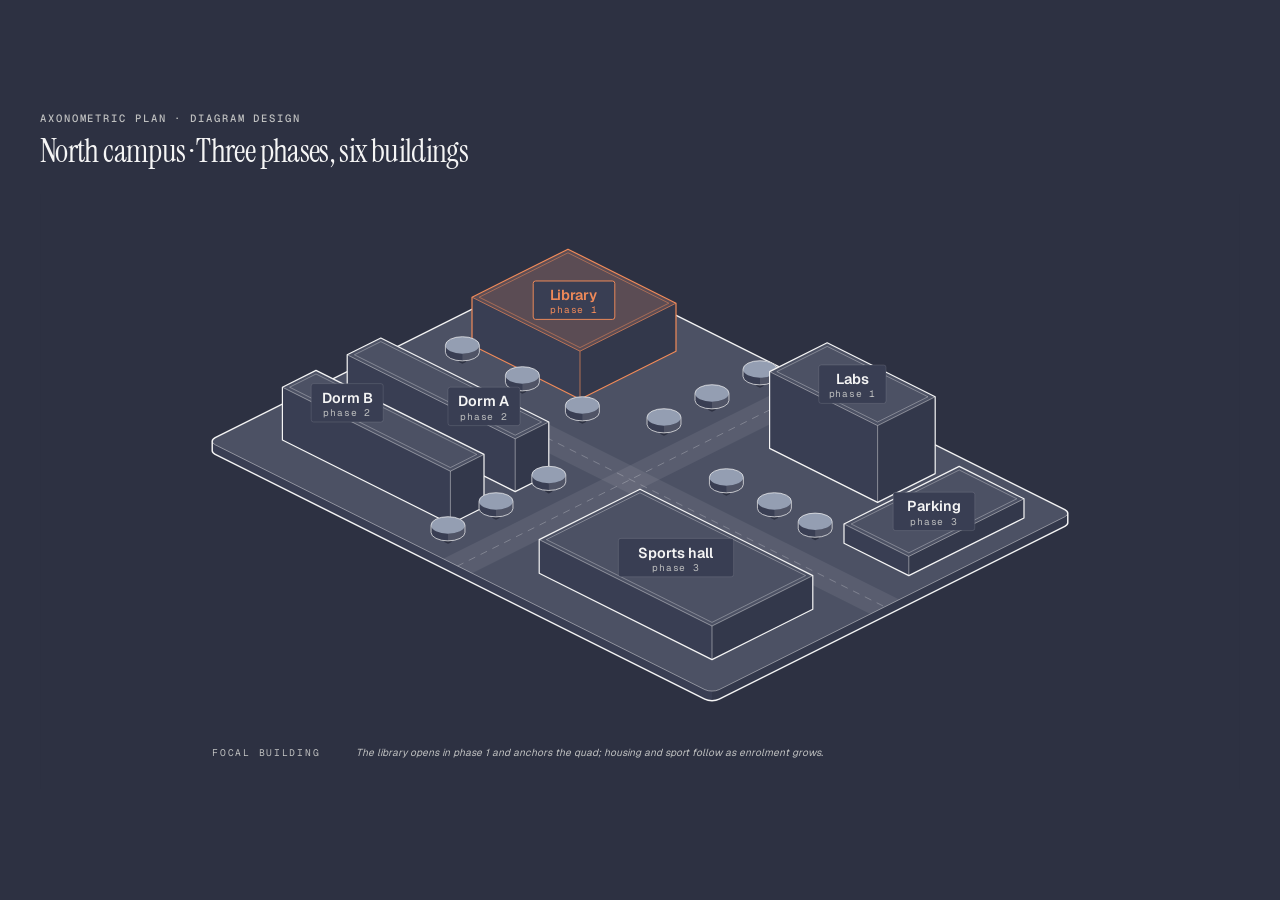
<file: .agents/skills/diagram-design/assets/example-axonometric-plan-campus-dark.html>
<!DOCTYPE html>
<html lang="en">
<head>
  <meta charset="UTF-8">
  <meta name="viewport" content="width=device-width, initial-scale=1.0">
  <title>North campus · Three phases, six buildings</title>
  <link href="https://fonts.googleapis.com/css2?family=Instrument+Serif:ital@0;1&family=Geist:wght@400;500;600&family=Geist+Mono:wght@400;500;600&display=swap" rel="stylesheet">
  <style>
    *, *::before, *::after { box-sizing: border-box; margin: 0; padding: 0; }
    :root {
      --color-paper:   #2d3142;
      --color-ink:     #f5f5f5;
      --color-muted:   #bfc0c0;
      --color-accent:  #f08a59;
      --font-sans:     'Geist', system-ui, sans-serif;
      --font-serif:    'Instrument Serif', serif;
      --font-mono:     'Geist Mono', ui-monospace, monospace;
    }

    body {
      font-family: var(--font-sans);
      background: var(--color-paper);
      color: var(--color-ink);
      min-height: 100vh;
      display: flex;
      align-items: center;
      justify-content: center;
      padding: 3rem 2rem;
    }

    .frame { max-width: 1200px; width: 100%; }
    .diagram-container { width: 100%; overflow-x: auto; }

    .eyebrow {
      font-family: var(--font-mono);
      font-size: 0.66rem;
      font-weight: 500;
      letter-spacing: 0.18em;
      text-transform: uppercase;
      color: var(--color-muted);
      margin-bottom: 0.5rem;
    }

    h1 {
      font-family: var(--font-serif);
      font-size: clamp(1.5rem, 2.4vw + 0.75rem, 2rem);
      font-weight: 400;
      letter-spacing: -0.02em;
      line-height: 1.15;
      color: var(--color-ink);
      margin-bottom: 1.5rem;
    }

    svg { width: 100%; min-width: 1000px; display: block; }
    @media print {
      .diagram-container { overflow-x: visible; }
      svg { min-width: 0; }
    }
  </style>
</head>
<body>
  <div class="frame">
    <p class="eyebrow">Axonometric plan · Diagram Design</p>
    <h1>North campus · Three phases, six buildings</h1>

    <div class="diagram-container">
      <svg viewBox="0 0 1000 496" xmlns="http://www.w3.org/2000/svg" role="img" aria-labelledby="axonometric-plan-campus-dark-title axonometric-plan-campus-dark-desc">
        <title id="axonometric-plan-campus-dark-title">North campus · Three phases, six buildings</title>
        <desc id="axonometric-plan-campus-dark-desc">Campus site plan with the library and labs in phase 1, two dorms in phase 2, and the sports hall and parking in phase 3, with the library as the focal building.</desc>
        <rect width="100%" height="100%" fill="#2d3142"/>
        <g data-axo-plan data-origin="440 64">
        <g data-plate data-rect="0 0 420 300 6" data-z="0" data-t="8"><path data-role="silhouette" d="M 143.51 206 A 8.49 4.24 0 0 1 146 203 L 434 59 A 8.49 4.24 0 0 1 446 59 L 854 263 A 8.49 4.24 0 0 1 856.49 266 L 856.49 274 A 8.49 4.24 0 0 1 854 277 L 566 421 A 8.49 4.24 0 0 1 554 421 L 146 217 A 8.49 4.24 0 0 1 143.51 214 Z" fill="#393e53"/><path d="M 566 413 A 8.49 4.24 0 0 1 554 413 L 146 209 A 8.49 4.24 0 0 1 146 203 L 434 59 A 8.49 4.24 0 0 1 446 59 L 854 263 A 8.49 4.24 0 0 1 854 269 Z" fill="rgba(245,245,245,0.10)"/><path d="M 560 414.24 A 8.49 4.24 0 0 0 566 413 L 854 269 A 8.49 4.24 0 0 0 856.49 266 L 856.49 274 A 8.49 4.24 0 0 1 854 277 L 566 421 A 8.49 4.24 0 0 1 560 422.24 Z" fill="rgba(45,49,66,0.45)"/><path d="M 143.51 206 A 8.49 4.24 0 0 0 146 209 L 554 413 A 8.49 4.24 0 0 0 566 413 L 854 269 A 8.49 4.24 0 0 0 856.49 266" fill="none" stroke="rgba(245,245,245,0.45)" stroke-width="0.8"/><path d="M 143.51 206 A 8.49 4.24 0 0 1 146 203 L 434 59 A 8.49 4.24 0 0 1 446 59 L 854 263 A 8.49 4.24 0 0 1 856.49 266 L 856.49 274 A 8.49 4.24 0 0 1 854 277 L 566 421 A 8.49 4.24 0 0 1 554 421 L 146 217 A 8.49 4.24 0 0 1 143.51 214 Z" fill="none" stroke="#f5f5f5" stroke-width="1.2" stroke-linejoin="round"/></g>
        <path d="M 692 350 L 692 350 L 272 140 L 272 140 L 296 128 L 296 128 L 716 338 L 716 338 Z" fill="rgba(245,245,245,0.07)"/>
        <path d="M 360 316 L 360 316 L 336 304 L 336 304 L 636 154 L 636 154 L 660 166 L 660 166 Z" fill="rgba(245,245,245,0.07)"/>
        <line x1="284" y1="134" x2="704" y2="344" stroke="rgba(245,245,245,0.25)" stroke-width="0.8" stroke-dasharray="6,5"/>
        <line x1="648" y1="160" x2="348" y2="310" stroke="rgba(245,245,245,0.25)" stroke-width="0.8" stroke-dasharray="6,5"/>
        <g data-box data-rect="30 30 120 110 0" data-z="8" data-h="40" data-kind="building" data-name="Library" data-focal><path data-role="silhouette" d="M 360 86 L 360 86 L 440 46 L 440 46 L 530 91 L 530 91 L 530 131 L 530 131 L 450 171 L 450 171 L 360 126 L 360 126 Z" fill="#393e53"/><path d="M 450 131 L 450 131 L 360 86 L 360 86 L 440 46 L 440 46 L 530 91 L 530 91 Z" fill="rgba(240,138,89,0.18)"/><path d="M 450 131 L 450 131 L 530 91 L 530 91 L 530 131 L 530 131 L 450 171 L 450 171 Z" fill="rgba(45,49,66,0.45)"/><path d="M 450 128 L 450 128 L 366 86 L 366 86 L 440 49 L 440 49 L 524 91 L 524 91 Z" fill="none" stroke="rgba(240,138,89,0.70)" stroke-width="0.6"/><path d="M 360 86 L 360 86 L 450 131 L 450 131 L 530 91 L 530 91 M 450 131 L 450 171" fill="none" stroke="rgba(240,138,89,0.70)" stroke-width="0.8"/><path d="M 360 86 L 360 86 L 440 46 L 440 46 L 530 91 L 530 91 L 530 131 L 530 131 L 450 171 L 450 171 L 360 126 L 360 126 Z" fill="none" stroke="#f08a59" stroke-width="1.0" stroke-linejoin="round"/></g>
        <g data-box data-rect="30 118 50 138 10" data-z="16" data-h="6" data-kind="tree"><path data-role="silhouette" d="M 337.86 126 A 14.14 7.07 0 0 1 342 121 L 342 121 A 14.14 7.07 0 0 1 362 121 L 362 121 A 14.14 7.07 0 0 1 366.14 126 L 366.14 132 A 14.14 7.07 0 0 1 362 137 L 362 137 A 14.14 7.07 0 0 1 342 137 L 342 137 A 14.14 7.07 0 0 1 337.86 132 Z" fill="#393e53"/><path d="M 349 132 L 349 132 L 352 130.5 L 352 130.5 L 355 132 L 355 132 L 355 140 L 355 140 L 352 141.5 L 352 141.5 L 349 140 L 349 140 Z" fill="#2d3142"/><path d="M 337.86 126 A 14.14 7.07 0 0 1 342 121 L 342 121 A 14.14 7.07 0 0 1 362 121 L 362 121 A 14.14 7.07 0 0 1 366.14 126 L 366.14 132 A 14.14 7.07 0 0 1 362 137 L 362 137 A 14.14 7.07 0 0 1 342 137 L 342 137 A 14.14 7.07 0 0 1 337.86 132 Z" fill="#393e53"/><path d="M 352 133.07 A 14.14 7.07 0 0 0 362 131 L 362 131 A 14.14 7.07 0 0 0 366.14 126 L 366.14 132 A 14.14 7.07 0 0 1 362 137 L 362 137 A 14.14 7.07 0 0 1 352 139.07 Z" fill="rgba(245,245,245,0.12)"/><path d="M 362 131 A 14.14 7.07 0 0 1 342 131 L 342 131 A 14.14 7.07 0 0 1 342 121 L 342 121 A 14.14 7.07 0 0 1 362 121 L 362 121 A 14.14 7.07 0 0 1 362 131 Z" fill="#949eb2"/><path d="M 337.86 126 A 14.14 7.07 0 0 1 342 121 L 342 121 A 14.14 7.07 0 0 1 362 121 L 362 121 A 14.14 7.07 0 0 1 366.14 126 L 366.14 132 A 14.14 7.07 0 0 1 362 137 L 362 137 A 14.14 7.07 0 0 1 342 137 L 342 137 A 14.14 7.07 0 0 1 337.86 132 Z" fill="none" stroke="#f5f5f5" stroke-width="0.6"/></g>
        <g data-box data-rect="174 14 194 34 10" data-z="16" data-h="6" data-kind="tree"><path data-role="silhouette" d="M 585.86 146 A 14.14 7.07 0 0 1 590 141 L 590 141 A 14.14 7.07 0 0 1 610 141 L 610 141 A 14.14 7.07 0 0 1 614.14 146 L 614.14 152 A 14.14 7.07 0 0 1 610 157 L 610 157 A 14.14 7.07 0 0 1 590 157 L 590 157 A 14.14 7.07 0 0 1 585.86 152 Z" fill="#393e53"/><path d="M 597 152 L 597 152 L 600 150.5 L 600 150.5 L 603 152 L 603 152 L 603 160 L 603 160 L 600 161.5 L 600 161.5 L 597 160 L 597 160 Z" fill="#2d3142"/><path d="M 585.86 146 A 14.14 7.07 0 0 1 590 141 L 590 141 A 14.14 7.07 0 0 1 610 141 L 610 141 A 14.14 7.07 0 0 1 614.14 146 L 614.14 152 A 14.14 7.07 0 0 1 610 157 L 610 157 A 14.14 7.07 0 0 1 590 157 L 590 157 A 14.14 7.07 0 0 1 585.86 152 Z" fill="#393e53"/><path d="M 600 153.07 A 14.14 7.07 0 0 0 610 151 L 610 151 A 14.14 7.07 0 0 0 614.14 146 L 614.14 152 A 14.14 7.07 0 0 1 610 157 L 610 157 A 14.14 7.07 0 0 1 600 159.07 Z" fill="rgba(245,245,245,0.12)"/><path d="M 610 151 A 14.14 7.07 0 0 1 590 151 L 590 151 A 14.14 7.07 0 0 1 590 141 L 590 141 A 14.14 7.07 0 0 1 610 141 L 610 141 A 14.14 7.07 0 0 1 610 151 Z" fill="#949eb2"/><path d="M 585.86 146 A 14.14 7.07 0 0 1 590 141 L 590 141 A 14.14 7.07 0 0 1 610 141 L 610 141 A 14.14 7.07 0 0 1 614.14 146 L 614.14 152 A 14.14 7.07 0 0 1 610 157 L 610 157 A 14.14 7.07 0 0 1 590 157 L 590 157 A 14.14 7.07 0 0 1 585.86 152 Z" fill="none" stroke="#f5f5f5" stroke-width="0.6"/></g>
        <g data-box data-rect="80 118 100 138 10" data-z="16" data-h="6" data-kind="tree"><path data-role="silhouette" d="M 387.86 151 A 14.14 7.07 0 0 1 392 146 L 392 146 A 14.14 7.07 0 0 1 412 146 L 412 146 A 14.14 7.07 0 0 1 416.14 151 L 416.14 157 A 14.14 7.07 0 0 1 412 162 L 412 162 A 14.14 7.07 0 0 1 392 162 L 392 162 A 14.14 7.07 0 0 1 387.86 157 Z" fill="#393e53"/><path d="M 399 157 L 399 157 L 402 155.5 L 402 155.5 L 405 157 L 405 157 L 405 165 L 405 165 L 402 166.5 L 402 166.5 L 399 165 L 399 165 Z" fill="#2d3142"/><path d="M 387.86 151 A 14.14 7.07 0 0 1 392 146 L 392 146 A 14.14 7.07 0 0 1 412 146 L 412 146 A 14.14 7.07 0 0 1 416.14 151 L 416.14 157 A 14.14 7.07 0 0 1 412 162 L 412 162 A 14.14 7.07 0 0 1 392 162 L 392 162 A 14.14 7.07 0 0 1 387.86 157 Z" fill="#393e53"/><path d="M 402 158.07 A 14.14 7.07 0 0 0 412 156 L 412 156 A 14.14 7.07 0 0 0 416.14 151 L 416.14 157 A 14.14 7.07 0 0 1 412 162 L 412 162 A 14.14 7.07 0 0 1 402 164.07 Z" fill="rgba(245,245,245,0.12)"/><path d="M 412 156 A 14.14 7.07 0 0 1 392 156 L 392 156 A 14.14 7.07 0 0 1 392 146 L 392 146 A 14.14 7.07 0 0 1 412 146 L 412 146 A 14.14 7.07 0 0 1 412 156 Z" fill="#949eb2"/><path d="M 387.86 151 A 14.14 7.07 0 0 1 392 146 L 392 146 A 14.14 7.07 0 0 1 412 146 L 412 146 A 14.14 7.07 0 0 1 416.14 151 L 416.14 157 A 14.14 7.07 0 0 1 412 162 L 412 162 A 14.14 7.07 0 0 1 392 162 L 392 162 A 14.14 7.07 0 0 1 387.86 157 Z" fill="none" stroke="#f5f5f5" stroke-width="0.6"/></g>
        <g data-box data-rect="30 186 170 214 0" data-z="8" data-h="44" data-kind="building" data-name="Dorm A"><path data-role="silhouette" d="M 256 134 L 256 134 L 284 120 L 284 120 L 424 190 L 424 190 L 424 234 L 424 234 L 396 248 L 396 248 L 256 178 L 256 178 Z" fill="#393e53"/><path d="M 396 204 L 396 204 L 256 134 L 256 134 L 284 120 L 284 120 L 424 190 L 424 190 Z" fill="rgba(245,245,245,0.10)"/><path d="M 396 204 L 396 204 L 424 190 L 424 190 L 424 234 L 424 234 L 396 248 L 396 248 Z" fill="rgba(45,49,66,0.45)"/><path d="M 396 201 L 396 201 L 262 134 L 262 134 L 284 123 L 284 123 L 418 190 L 418 190 Z" fill="none" stroke="rgba(245,245,245,0.45)" stroke-width="0.6"/><path d="M 256 134 L 256 134 L 396 204 L 396 204 L 424 190 L 424 190 M 396 204 L 396 248" fill="none" stroke="rgba(245,245,245,0.45)" stroke-width="0.8"/><path d="M 256 134 L 256 134 L 284 120 L 284 120 L 424 190 L 424 190 L 424 234 L 424 234 L 396 248 L 396 248 L 256 178 L 256 178 Z" fill="none" stroke="#f5f5f5" stroke-width="1.0" stroke-linejoin="round"/></g>
        <g data-box data-rect="174 54 194 74 10" data-z="16" data-h="6" data-kind="tree"><path data-role="silhouette" d="M 545.86 166 A 14.14 7.07 0 0 1 550 161 L 550 161 A 14.14 7.07 0 0 1 570 161 L 570 161 A 14.14 7.07 0 0 1 574.14 166 L 574.14 172 A 14.14 7.07 0 0 1 570 177 L 570 177 A 14.14 7.07 0 0 1 550 177 L 550 177 A 14.14 7.07 0 0 1 545.86 172 Z" fill="#393e53"/><path d="M 557 172 L 557 172 L 560 170.5 L 560 170.5 L 563 172 L 563 172 L 563 180 L 563 180 L 560 181.5 L 560 181.5 L 557 180 L 557 180 Z" fill="#2d3142"/><path d="M 545.86 166 A 14.14 7.07 0 0 1 550 161 L 550 161 A 14.14 7.07 0 0 1 570 161 L 570 161 A 14.14 7.07 0 0 1 574.14 166 L 574.14 172 A 14.14 7.07 0 0 1 570 177 L 570 177 A 14.14 7.07 0 0 1 550 177 L 550 177 A 14.14 7.07 0 0 1 545.86 172 Z" fill="#393e53"/><path d="M 560 173.07 A 14.14 7.07 0 0 0 570 171 L 570 171 A 14.14 7.07 0 0 0 574.14 166 L 574.14 172 A 14.14 7.07 0 0 1 570 177 L 570 177 A 14.14 7.07 0 0 1 560 179.07 Z" fill="rgba(245,245,245,0.12)"/><path d="M 570 171 A 14.14 7.07 0 0 1 550 171 L 550 171 A 14.14 7.07 0 0 1 550 161 L 550 161 A 14.14 7.07 0 0 1 570 161 L 570 161 A 14.14 7.07 0 0 1 570 171 Z" fill="#949eb2"/><path d="M 545.86 166 A 14.14 7.07 0 0 1 550 161 L 550 161 A 14.14 7.07 0 0 1 570 161 L 570 161 A 14.14 7.07 0 0 1 574.14 166 L 574.14 172 A 14.14 7.07 0 0 1 570 177 L 570 177 A 14.14 7.07 0 0 1 550 177 L 550 177 A 14.14 7.07 0 0 1 545.86 172 Z" fill="none" stroke="#f5f5f5" stroke-width="0.6"/></g>
        <g data-box data-rect="130 118 150 138 10" data-z="16" data-h="6" data-kind="tree"><path data-role="silhouette" d="M 437.86 176 A 14.14 7.07 0 0 1 442 171 L 442 171 A 14.14 7.07 0 0 1 462 171 L 462 171 A 14.14 7.07 0 0 1 466.14 176 L 466.14 182 A 14.14 7.07 0 0 1 462 187 L 462 187 A 14.14 7.07 0 0 1 442 187 L 442 187 A 14.14 7.07 0 0 1 437.86 182 Z" fill="#393e53"/><path d="M 449 182 L 449 182 L 452 180.5 L 452 180.5 L 455 182 L 455 182 L 455 190 L 455 190 L 452 191.5 L 452 191.5 L 449 190 L 449 190 Z" fill="#2d3142"/><path d="M 437.86 176 A 14.14 7.07 0 0 1 442 171 L 442 171 A 14.14 7.07 0 0 1 462 171 L 462 171 A 14.14 7.07 0 0 1 466.14 176 L 466.14 182 A 14.14 7.07 0 0 1 462 187 L 462 187 A 14.14 7.07 0 0 1 442 187 L 442 187 A 14.14 7.07 0 0 1 437.86 182 Z" fill="#393e53"/><path d="M 452 183.07 A 14.14 7.07 0 0 0 462 181 L 462 181 A 14.14 7.07 0 0 0 466.14 176 L 466.14 182 A 14.14 7.07 0 0 1 462 187 L 462 187 A 14.14 7.07 0 0 1 452 189.07 Z" fill="rgba(245,245,245,0.12)"/><path d="M 462 181 A 14.14 7.07 0 0 1 442 181 L 442 181 A 14.14 7.07 0 0 1 442 171 L 442 171 A 14.14 7.07 0 0 1 462 171 L 462 171 A 14.14 7.07 0 0 1 462 181 Z" fill="#949eb2"/><path d="M 437.86 176 A 14.14 7.07 0 0 1 442 171 L 442 171 A 14.14 7.07 0 0 1 462 171 L 462 171 A 14.14 7.07 0 0 1 466.14 176 L 466.14 182 A 14.14 7.07 0 0 1 462 187 L 462 187 A 14.14 7.07 0 0 1 442 187 L 442 187 A 14.14 7.07 0 0 1 437.86 182 Z" fill="none" stroke="#f5f5f5" stroke-width="0.6"/></g>
        <g data-box data-rect="240 24 330 72 0" data-z="8" data-h="64" data-kind="building" data-name="Labs"><path data-role="silhouette" d="M 608 148 L 608 148 L 656 124 L 656 124 L 746 169 L 746 169 L 746 233 L 746 233 L 698 257 L 698 257 L 608 212 L 608 212 Z" fill="#393e53"/><path d="M 698 193 L 698 193 L 608 148 L 608 148 L 656 124 L 656 124 L 746 169 L 746 169 Z" fill="rgba(245,245,245,0.10)"/><path d="M 698 193 L 698 193 L 746 169 L 746 169 L 746 233 L 746 233 L 698 257 L 698 257 Z" fill="rgba(45,49,66,0.45)"/><path d="M 698 190 L 698 190 L 614 148 L 614 148 L 656 127 L 656 127 L 740 169 L 740 169 Z" fill="none" stroke="rgba(245,245,245,0.45)" stroke-width="0.6"/><path d="M 608 148 L 608 148 L 698 193 L 698 193 L 746 169 L 746 169 M 698 193 L 698 257" fill="none" stroke="rgba(245,245,245,0.45)" stroke-width="0.8"/><path d="M 608 148 L 608 148 L 656 124 L 656 124 L 746 169 L 746 169 L 746 233 L 746 233 L 698 257 L 698 257 L 608 212 L 608 212 Z" fill="none" stroke="#f5f5f5" stroke-width="1.0" stroke-linejoin="round"/></g>
        <g data-box data-rect="174 94 194 114 10" data-z="16" data-h="6" data-kind="tree"><path data-role="silhouette" d="M 505.86 186 A 14.14 7.07 0 0 1 510 181 L 510 181 A 14.14 7.07 0 0 1 530 181 L 530 181 A 14.14 7.07 0 0 1 534.14 186 L 534.14 192 A 14.14 7.07 0 0 1 530 197 L 530 197 A 14.14 7.07 0 0 1 510 197 L 510 197 A 14.14 7.07 0 0 1 505.86 192 Z" fill="#393e53"/><path d="M 517 192 L 517 192 L 520 190.5 L 520 190.5 L 523 192 L 523 192 L 523 200 L 523 200 L 520 201.5 L 520 201.5 L 517 200 L 517 200 Z" fill="#2d3142"/><path d="M 505.86 186 A 14.14 7.07 0 0 1 510 181 L 510 181 A 14.14 7.07 0 0 1 530 181 L 530 181 A 14.14 7.07 0 0 1 534.14 186 L 534.14 192 A 14.14 7.07 0 0 1 530 197 L 530 197 A 14.14 7.07 0 0 1 510 197 L 510 197 A 14.14 7.07 0 0 1 505.86 192 Z" fill="#393e53"/><path d="M 520 193.07 A 14.14 7.07 0 0 0 530 191 L 530 191 A 14.14 7.07 0 0 0 534.14 186 L 534.14 192 A 14.14 7.07 0 0 1 530 197 L 530 197 A 14.14 7.07 0 0 1 520 199.07 Z" fill="rgba(245,245,245,0.12)"/><path d="M 530 191 A 14.14 7.07 0 0 1 510 191 L 510 191 A 14.14 7.07 0 0 1 510 181 L 510 181 A 14.14 7.07 0 0 1 530 181 L 530 181 A 14.14 7.07 0 0 1 530 191 Z" fill="#949eb2"/><path d="M 505.86 186 A 14.14 7.07 0 0 1 510 181 L 510 181 A 14.14 7.07 0 0 1 530 181 L 530 181 A 14.14 7.07 0 0 1 534.14 186 L 534.14 192 A 14.14 7.07 0 0 1 530 197 L 530 197 A 14.14 7.07 0 0 1 510 197 L 510 197 A 14.14 7.07 0 0 1 505.86 192 Z" fill="none" stroke="#f5f5f5" stroke-width="0.6"/></g>
        <g data-box data-rect="30 240 170 268 0" data-z="8" data-h="44" data-kind="building" data-name="Dorm B"><path data-role="silhouette" d="M 202 161 L 202 161 L 230 147 L 230 147 L 370 217 L 370 217 L 370 261 L 370 261 L 342 275 L 342 275 L 202 205 L 202 205 Z" fill="#393e53"/><path d="M 342 231 L 342 231 L 202 161 L 202 161 L 230 147 L 230 147 L 370 217 L 370 217 Z" fill="rgba(245,245,245,0.10)"/><path d="M 342 231 L 342 231 L 370 217 L 370 217 L 370 261 L 370 261 L 342 275 L 342 275 Z" fill="rgba(45,49,66,0.45)"/><path d="M 342 228 L 342 228 L 208 161 L 208 161 L 230 150 L 230 150 L 364 217 L 364 217 Z" fill="none" stroke="rgba(245,245,245,0.45)" stroke-width="0.6"/><path d="M 202 161 L 202 161 L 342 231 L 342 231 L 370 217 L 370 217 M 342 231 L 342 275" fill="none" stroke="rgba(245,245,245,0.45)" stroke-width="0.8"/><path d="M 202 161 L 202 161 L 230 147 L 230 147 L 370 217 L 370 217 L 370 261 L 370 261 L 342 275 L 342 275 L 202 205 L 202 205 Z" fill="none" stroke="#f5f5f5" stroke-width="1.0" stroke-linejoin="round"/></g>
        <g data-box data-rect="174 190 194 210 10" data-z="16" data-h="6" data-kind="tree"><path data-role="silhouette" d="M 409.86 234 A 14.14 7.07 0 0 1 414 229 L 414 229 A 14.14 7.07 0 0 1 434 229 L 434 229 A 14.14 7.07 0 0 1 438.14 234 L 438.14 240 A 14.14 7.07 0 0 1 434 245 L 434 245 A 14.14 7.07 0 0 1 414 245 L 414 245 A 14.14 7.07 0 0 1 409.86 240 Z" fill="#393e53"/><path d="M 421 240 L 421 240 L 424 238.5 L 424 238.5 L 427 240 L 427 240 L 427 248 L 427 248 L 424 249.5 L 424 249.5 L 421 248 L 421 248 Z" fill="#2d3142"/><path d="M 409.86 234 A 14.14 7.07 0 0 1 414 229 L 414 229 A 14.14 7.07 0 0 1 434 229 L 434 229 A 14.14 7.07 0 0 1 438.14 234 L 438.14 240 A 14.14 7.07 0 0 1 434 245 L 434 245 A 14.14 7.07 0 0 1 414 245 L 414 245 A 14.14 7.07 0 0 1 409.86 240 Z" fill="#393e53"/><path d="M 424 241.07 A 14.14 7.07 0 0 0 434 239 L 434 239 A 14.14 7.07 0 0 0 438.14 234 L 438.14 240 A 14.14 7.07 0 0 1 434 245 L 434 245 A 14.14 7.07 0 0 1 424 247.07 Z" fill="rgba(245,245,245,0.12)"/><path d="M 434 239 A 14.14 7.07 0 0 1 414 239 L 414 239 A 14.14 7.07 0 0 1 414 229 L 414 229 A 14.14 7.07 0 0 1 434 229 L 434 229 A 14.14 7.07 0 0 1 434 239 Z" fill="#949eb2"/><path d="M 409.86 234 A 14.14 7.07 0 0 1 414 229 L 414 229 A 14.14 7.07 0 0 1 434 229 L 434 229 A 14.14 7.07 0 0 1 438.14 234 L 438.14 240 A 14.14 7.07 0 0 1 434 245 L 434 245 A 14.14 7.07 0 0 1 414 245 L 414 245 A 14.14 7.07 0 0 1 409.86 240 Z" fill="none" stroke="#f5f5f5" stroke-width="0.6"/></g>
        <g data-box data-rect="250 118 270 138 10" data-z="16" data-h="6" data-kind="tree"><path data-role="silhouette" d="M 557.86 236 A 14.14 7.07 0 0 1 562 231 L 562 231 A 14.14 7.07 0 0 1 582 231 L 582 231 A 14.14 7.07 0 0 1 586.14 236 L 586.14 242 A 14.14 7.07 0 0 1 582 247 L 582 247 A 14.14 7.07 0 0 1 562 247 L 562 247 A 14.14 7.07 0 0 1 557.86 242 Z" fill="#393e53"/><path d="M 569 242 L 569 242 L 572 240.5 L 572 240.5 L 575 242 L 575 242 L 575 250 L 575 250 L 572 251.5 L 572 251.5 L 569 250 L 569 250 Z" fill="#2d3142"/><path d="M 557.86 236 A 14.14 7.07 0 0 1 562 231 L 562 231 A 14.14 7.07 0 0 1 582 231 L 582 231 A 14.14 7.07 0 0 1 586.14 236 L 586.14 242 A 14.14 7.07 0 0 1 582 247 L 582 247 A 14.14 7.07 0 0 1 562 247 L 562 247 A 14.14 7.07 0 0 1 557.86 242 Z" fill="#393e53"/><path d="M 572 243.07 A 14.14 7.07 0 0 0 582 241 L 582 241 A 14.14 7.07 0 0 0 586.14 236 L 586.14 242 A 14.14 7.07 0 0 1 582 247 L 582 247 A 14.14 7.07 0 0 1 572 249.07 Z" fill="rgba(245,245,245,0.12)"/><path d="M 582 241 A 14.14 7.07 0 0 1 562 241 L 562 241 A 14.14 7.07 0 0 1 562 231 L 562 231 A 14.14 7.07 0 0 1 582 231 L 582 231 A 14.14 7.07 0 0 1 582 241 Z" fill="#949eb2"/><path d="M 557.86 236 A 14.14 7.07 0 0 1 562 231 L 562 231 A 14.14 7.07 0 0 1 582 231 L 582 231 A 14.14 7.07 0 0 1 586.14 236 L 586.14 242 A 14.14 7.07 0 0 1 582 247 L 582 247 A 14.14 7.07 0 0 1 562 247 L 562 247 A 14.14 7.07 0 0 1 557.86 242 Z" fill="none" stroke="#f5f5f5" stroke-width="0.6"/></g>
        <g data-box data-rect="350 24 404 120 0" data-z="8" data-h="16" data-kind="building" data-name="Parking"><path data-role="silhouette" d="M 670 275 L 670 275 L 766 227 L 766 227 L 820 254 L 820 254 L 820 270 L 820 270 L 724 318 L 724 318 L 670 291 L 670 291 Z" fill="#393e53"/><path d="M 724 302 L 724 302 L 670 275 L 670 275 L 766 227 L 766 227 L 820 254 L 820 254 Z" fill="rgba(245,245,245,0.10)"/><path d="M 724 302 L 724 302 L 820 254 L 820 254 L 820 270 L 820 270 L 724 318 L 724 318 Z" fill="rgba(45,49,66,0.45)"/><path d="M 724 299 L 724 299 L 676 275 L 676 275 L 766 230 L 766 230 L 814 254 L 814 254 Z" fill="none" stroke="rgba(245,245,245,0.45)" stroke-width="0.6"/><path d="M 670 275 L 670 275 L 724 302 L 724 302 L 820 254 L 820 254 M 724 302 L 724 318" fill="none" stroke="rgba(245,245,245,0.45)" stroke-width="0.8"/><path d="M 670 275 L 670 275 L 766 227 L 766 227 L 820 254 L 820 254 L 820 270 L 820 270 L 724 318 L 724 318 L 670 291 L 670 291 Z" fill="none" stroke="#f5f5f5" stroke-width="1.0" stroke-linejoin="round"/></g>
        <g data-box data-rect="174 234 194 254 10" data-z="16" data-h="6" data-kind="tree"><path data-role="silhouette" d="M 365.86 256 A 14.14 7.07 0 0 1 370 251 L 370 251 A 14.14 7.07 0 0 1 390 251 L 390 251 A 14.14 7.07 0 0 1 394.14 256 L 394.14 262 A 14.14 7.07 0 0 1 390 267 L 390 267 A 14.14 7.07 0 0 1 370 267 L 370 267 A 14.14 7.07 0 0 1 365.86 262 Z" fill="#393e53"/><path d="M 377 262 L 377 262 L 380 260.5 L 380 260.5 L 383 262 L 383 262 L 383 270 L 383 270 L 380 271.5 L 380 271.5 L 377 270 L 377 270 Z" fill="#2d3142"/><path d="M 365.86 256 A 14.14 7.07 0 0 1 370 251 L 370 251 A 14.14 7.07 0 0 1 390 251 L 390 251 A 14.14 7.07 0 0 1 394.14 256 L 394.14 262 A 14.14 7.07 0 0 1 390 267 L 390 267 A 14.14 7.07 0 0 1 370 267 L 370 267 A 14.14 7.07 0 0 1 365.86 262 Z" fill="#393e53"/><path d="M 380 263.07 A 14.14 7.07 0 0 0 390 261 L 390 261 A 14.14 7.07 0 0 0 394.14 256 L 394.14 262 A 14.14 7.07 0 0 1 390 267 L 390 267 A 14.14 7.07 0 0 1 380 269.07 Z" fill="rgba(245,245,245,0.12)"/><path d="M 390 261 A 14.14 7.07 0 0 1 370 261 L 370 261 A 14.14 7.07 0 0 1 370 251 L 370 251 A 14.14 7.07 0 0 1 390 251 L 390 251 A 14.14 7.07 0 0 1 390 261 Z" fill="#949eb2"/><path d="M 365.86 256 A 14.14 7.07 0 0 1 370 251 L 370 251 A 14.14 7.07 0 0 1 390 251 L 390 251 A 14.14 7.07 0 0 1 394.14 256 L 394.14 262 A 14.14 7.07 0 0 1 390 267 L 390 267 A 14.14 7.07 0 0 1 370 267 L 370 267 A 14.14 7.07 0 0 1 365.86 262 Z" fill="none" stroke="#f5f5f5" stroke-width="0.6"/></g>
        <g data-box data-rect="290 118 310 138 10" data-z="16" data-h="6" data-kind="tree"><path data-role="silhouette" d="M 597.86 256 A 14.14 7.07 0 0 1 602 251 L 602 251 A 14.14 7.07 0 0 1 622 251 L 622 251 A 14.14 7.07 0 0 1 626.14 256 L 626.14 262 A 14.14 7.07 0 0 1 622 267 L 622 267 A 14.14 7.07 0 0 1 602 267 L 602 267 A 14.14 7.07 0 0 1 597.86 262 Z" fill="#393e53"/><path d="M 609 262 L 609 262 L 612 260.5 L 612 260.5 L 615 262 L 615 262 L 615 270 L 615 270 L 612 271.5 L 612 271.5 L 609 270 L 609 270 Z" fill="#2d3142"/><path d="M 597.86 256 A 14.14 7.07 0 0 1 602 251 L 602 251 A 14.14 7.07 0 0 1 622 251 L 622 251 A 14.14 7.07 0 0 1 626.14 256 L 626.14 262 A 14.14 7.07 0 0 1 622 267 L 622 267 A 14.14 7.07 0 0 1 602 267 L 602 267 A 14.14 7.07 0 0 1 597.86 262 Z" fill="#393e53"/><path d="M 612 263.07 A 14.14 7.07 0 0 0 622 261 L 622 261 A 14.14 7.07 0 0 0 626.14 256 L 626.14 262 A 14.14 7.07 0 0 1 622 267 L 622 267 A 14.14 7.07 0 0 1 612 269.07 Z" fill="rgba(245,245,245,0.12)"/><path d="M 622 261 A 14.14 7.07 0 0 1 602 261 L 602 261 A 14.14 7.07 0 0 1 602 251 L 602 251 A 14.14 7.07 0 0 1 622 251 L 622 251 A 14.14 7.07 0 0 1 622 261 Z" fill="#949eb2"/><path d="M 597.86 256 A 14.14 7.07 0 0 1 602 251 L 602 251 A 14.14 7.07 0 0 1 622 251 L 622 251 A 14.14 7.07 0 0 1 626.14 256 L 626.14 262 A 14.14 7.07 0 0 1 622 267 L 622 267 A 14.14 7.07 0 0 1 602 267 L 602 267 A 14.14 7.07 0 0 1 597.86 262 Z" fill="none" stroke="#f5f5f5" stroke-width="0.6"/></g>
        <g data-box data-rect="324 118 344 138 10" data-z="16" data-h="6" data-kind="tree"><path data-role="silhouette" d="M 631.86 273 A 14.14 7.07 0 0 1 636 268 L 636 268 A 14.14 7.07 0 0 1 656 268 L 656 268 A 14.14 7.07 0 0 1 660.14 273 L 660.14 279 A 14.14 7.07 0 0 1 656 284 L 656 284 A 14.14 7.07 0 0 1 636 284 L 636 284 A 14.14 7.07 0 0 1 631.86 279 Z" fill="#393e53"/><path d="M 643 279 L 643 279 L 646 277.5 L 646 277.5 L 649 279 L 649 279 L 649 287 L 649 287 L 646 288.5 L 646 288.5 L 643 287 L 643 287 Z" fill="#2d3142"/><path d="M 631.86 273 A 14.14 7.07 0 0 1 636 268 L 636 268 A 14.14 7.07 0 0 1 656 268 L 656 268 A 14.14 7.07 0 0 1 660.14 273 L 660.14 279 A 14.14 7.07 0 0 1 656 284 L 656 284 A 14.14 7.07 0 0 1 636 284 L 636 284 A 14.14 7.07 0 0 1 631.86 279 Z" fill="#393e53"/><path d="M 646 280.07 A 14.14 7.07 0 0 0 656 278 L 656 278 A 14.14 7.07 0 0 0 660.14 273 L 660.14 279 A 14.14 7.07 0 0 1 656 284 L 656 284 A 14.14 7.07 0 0 1 646 286.07 Z" fill="rgba(245,245,245,0.12)"/><path d="M 656 278 A 14.14 7.07 0 0 1 636 278 L 636 278 A 14.14 7.07 0 0 1 636 268 L 636 268 A 14.14 7.07 0 0 1 656 268 L 656 268 A 14.14 7.07 0 0 1 656 278 Z" fill="#949eb2"/><path d="M 631.86 273 A 14.14 7.07 0 0 1 636 268 L 636 268 A 14.14 7.07 0 0 1 656 268 L 656 268 A 14.14 7.07 0 0 1 660.14 273 L 660.14 279 A 14.14 7.07 0 0 1 656 284 L 656 284 A 14.14 7.07 0 0 1 636 284 L 636 284 A 14.14 7.07 0 0 1 631.86 279 Z" fill="none" stroke="#f5f5f5" stroke-width="0.6"/></g>
        <g data-box data-rect="248 188 392 272 0" data-z="8" data-h="28" data-kind="building" data-name="Sports hall"><path data-role="silhouette" d="M 416 288 L 416 288 L 500 246 L 500 246 L 644 318 L 644 318 L 644 346 L 644 346 L 560 388 L 560 388 L 416 316 L 416 316 Z" fill="#393e53"/><path d="M 560 360 L 560 360 L 416 288 L 416 288 L 500 246 L 500 246 L 644 318 L 644 318 Z" fill="rgba(245,245,245,0.10)"/><path d="M 560 360 L 560 360 L 644 318 L 644 318 L 644 346 L 644 346 L 560 388 L 560 388 Z" fill="rgba(45,49,66,0.45)"/><path d="M 560 357 L 560 357 L 422 288 L 422 288 L 500 249 L 500 249 L 638 318 L 638 318 Z" fill="none" stroke="rgba(245,245,245,0.45)" stroke-width="0.6"/><path d="M 416 288 L 416 288 L 560 360 L 560 360 L 644 318 L 644 318 M 560 360 L 560 388" fill="none" stroke="rgba(245,245,245,0.45)" stroke-width="0.8"/><path d="M 416 288 L 416 288 L 500 246 L 500 246 L 644 318 L 644 318 L 644 346 L 644 346 L 560 388 L 560 388 L 416 316 L 416 316 Z" fill="none" stroke="#f5f5f5" stroke-width="1.0" stroke-linejoin="round"/></g>
        <g data-box data-rect="174 274 194 294 10" data-z="16" data-h="6" data-kind="tree"><path data-role="silhouette" d="M 325.86 276 A 14.14 7.07 0 0 1 330 271 L 330 271 A 14.14 7.07 0 0 1 350 271 L 350 271 A 14.14 7.07 0 0 1 354.14 276 L 354.14 282 A 14.14 7.07 0 0 1 350 287 L 350 287 A 14.14 7.07 0 0 1 330 287 L 330 287 A 14.14 7.07 0 0 1 325.86 282 Z" fill="#393e53"/><path d="M 337 282 L 337 282 L 340 280.5 L 340 280.5 L 343 282 L 343 282 L 343 290 L 343 290 L 340 291.5 L 340 291.5 L 337 290 L 337 290 Z" fill="#2d3142"/><path d="M 325.86 276 A 14.14 7.07 0 0 1 330 271 L 330 271 A 14.14 7.07 0 0 1 350 271 L 350 271 A 14.14 7.07 0 0 1 354.14 276 L 354.14 282 A 14.14 7.07 0 0 1 350 287 L 350 287 A 14.14 7.07 0 0 1 330 287 L 330 287 A 14.14 7.07 0 0 1 325.86 282 Z" fill="#393e53"/><path d="M 340 283.07 A 14.14 7.07 0 0 0 350 281 L 350 281 A 14.14 7.07 0 0 0 354.14 276 L 354.14 282 A 14.14 7.07 0 0 1 350 287 L 350 287 A 14.14 7.07 0 0 1 340 289.07 Z" fill="rgba(245,245,245,0.12)"/><path d="M 350 281 A 14.14 7.07 0 0 1 330 281 L 330 281 A 14.14 7.07 0 0 1 330 271 L 330 271 A 14.14 7.07 0 0 1 350 271 L 350 271 A 14.14 7.07 0 0 1 350 281 Z" fill="#949eb2"/><path d="M 325.86 276 A 14.14 7.07 0 0 1 330 271 L 330 271 A 14.14 7.07 0 0 1 350 271 L 350 271 A 14.14 7.07 0 0 1 354.14 276 L 354.14 282 A 14.14 7.07 0 0 1 350 287 L 350 287 A 14.14 7.07 0 0 1 330 287 L 330 287 A 14.14 7.07 0 0 1 325.86 282 Z" fill="none" stroke="#f5f5f5" stroke-width="0.6"/></g>
        <g data-role="tag" data-name="Library" data-at="75 70 48"><rect x="411" y="72.5" width="68" height="32" rx="2" fill="#393e53" stroke="#f08a59" stroke-width="0.8"/><text data-role="name" x="445" y="88.5" text-anchor="middle" fill="#f08a59" font-size="12" font-weight="600" font-family="'Geist', sans-serif">Library</text><text x="445" y="99.5" text-anchor="middle" fill="#f08a59" font-size="8" font-family="'Geist Mono', monospace" letter-spacing="0.08em">phase 1</text></g>
        <g data-role="tag" data-name="Dorm A" data-at="130 200 52"><rect x="340" y="161" width="60" height="32" rx="2" fill="#393e53" stroke="rgba(245,245,245,0.12)" stroke-width="0.8"/><text data-role="name" x="370" y="177" text-anchor="middle" fill="#f5f5f5" font-size="12" font-weight="600" font-family="'Geist', sans-serif">Dorm A</text><text x="370" y="188" text-anchor="middle" fill="#bfc0c0" font-size="8" font-family="'Geist Mono', monospace" letter-spacing="0.08em">phase 2</text></g>
        <g data-role="tag" data-name="Labs" data-at="285 48 72"><rect x="649" y="142.5" width="56" height="32" rx="2" fill="#393e53" stroke="rgba(245,245,245,0.12)" stroke-width="0.8"/><text data-role="name" x="677" y="158.5" text-anchor="middle" fill="#f5f5f5" font-size="12" font-weight="600" font-family="'Geist', sans-serif">Labs</text><text x="677" y="169.5" text-anchor="middle" fill="#bfc0c0" font-size="8" font-family="'Geist Mono', monospace" letter-spacing="0.08em">phase 1</text></g>
        <g data-role="tag" data-name="Dorm B" data-at="70 254 52"><rect x="226" y="158" width="60" height="32" rx="2" fill="#393e53" stroke="rgba(245,245,245,0.12)" stroke-width="0.8"/><text data-role="name" x="256" y="174" text-anchor="middle" fill="#f5f5f5" font-size="12" font-weight="600" font-family="'Geist', sans-serif">Dorm B</text><text x="256" y="185" text-anchor="middle" fill="#bfc0c0" font-size="8" font-family="'Geist Mono', monospace" letter-spacing="0.08em">phase 2</text></g>
        <g data-role="tag" data-name="Parking" data-at="377 72 24"><rect x="711" y="248.5" width="68" height="32" rx="2" fill="#393e53" stroke="rgba(245,245,245,0.12)" stroke-width="0.8"/><text data-role="name" x="745" y="264.5" text-anchor="middle" fill="#f5f5f5" font-size="12" font-weight="600" font-family="'Geist', sans-serif">Parking</text><text x="745" y="275.5" text-anchor="middle" fill="#bfc0c0" font-size="8" font-family="'Geist Mono', monospace" letter-spacing="0.08em">phase 3</text></g>
        <g data-role="tag" data-name="Sports hall" data-at="320 230 36"><rect x="482" y="287" width="96" height="32" rx="2" fill="#393e53" stroke="rgba(245,245,245,0.12)" stroke-width="0.8"/><text data-role="name" x="530" y="303" text-anchor="middle" fill="#f5f5f5" font-size="12" font-weight="600" font-family="'Geist', sans-serif">Sports hall</text><text x="530" y="314" text-anchor="middle" fill="#bfc0c0" font-size="8" font-family="'Geist Mono', monospace" letter-spacing="0.08em">phase 3</text></g>
        </g>
        <text x="143.51" y="468" fill="#bfc0c0" font-size="8" font-family="'Geist Mono', monospace" letter-spacing="0.18em">FOCAL BUILDING</text>
        <text x="263.51" y="468" fill="#bfc0c0" font-size="8.5" font-family="'Geist', sans-serif" font-style="italic">The library opens in phase 1 and anchors the quad; housing and sport follow as enrolment grows.</text>
      </svg>
    </div>
  </div>
</body>
</html>
</file>
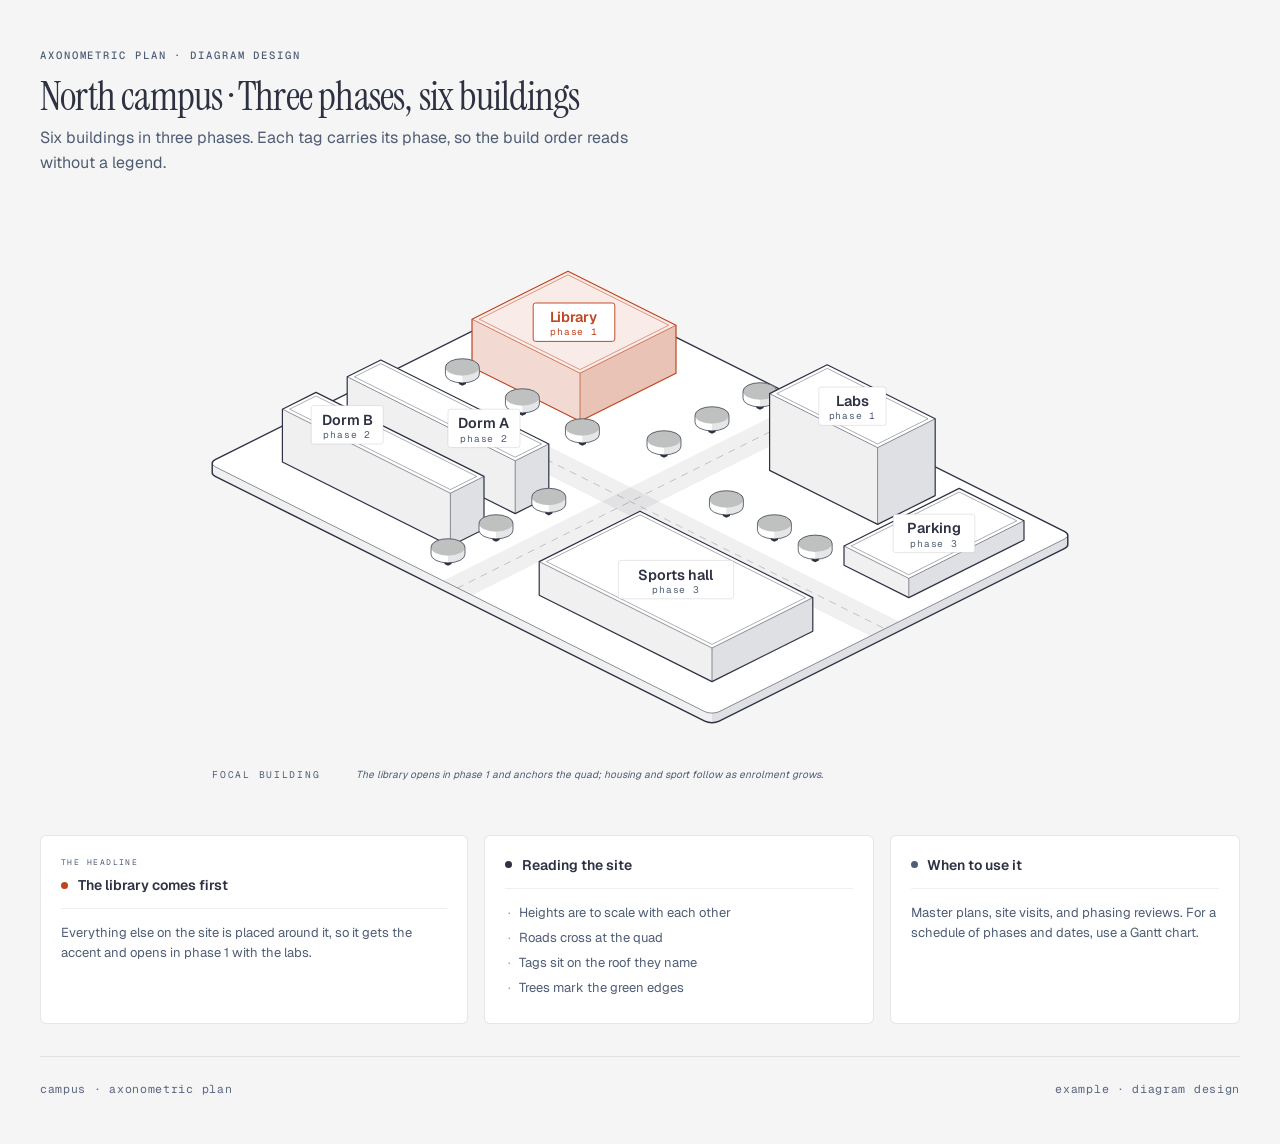
<file: .agents/skills/diagram-design/assets/example-axonometric-plan-campus-full.html>
<!DOCTYPE html>
<html lang="en">
<head>
  <meta charset="UTF-8">
  <meta name="viewport" content="width=device-width, initial-scale=1.0">
  <title>North campus · Three phases, six buildings</title>
  <link href="https://fonts.googleapis.com/css2?family=Instrument+Serif:ital@0;1&family=Geist:wght@400;500;600&family=Geist+Mono:wght@400;500;600&display=swap" rel="stylesheet">
  <style>
    *, *::before, *::after { box-sizing: border-box; margin: 0; padding: 0; }
    :root { --color-paper:#f5f5f5; --color-paper-2:#ececec; --color-ink:#2d3142; --color-muted:#4f5d75; --color-soft:#5a6580; --color-rule:rgba(45,49,66,0.12); --color-accent:#bf4520; --color-link:#2e5aa8; --font-sans:'Geist',system-ui,sans-serif; --font-serif:'Instrument Serif',serif; --font-mono:'Geist Mono',ui-monospace,monospace; }
    body { font-family: var(--font-sans); background: var(--color-paper); min-height: 100vh; padding: 3rem 2rem; color: var(--color-ink); }
    .container { max-width: 1200px; margin: 0 auto; }
    .header { margin-bottom: 2.5rem; }
    .header-eyebrow { font-family: var(--font-mono); font-size: 0.66rem; font-weight: 500; letter-spacing: 0.18em; text-transform: uppercase; color: var(--color-muted); margin-bottom: 0.75rem; }
    h1 { font-family: var(--font-serif); font-size: clamp(1.75rem, 3vw + 1rem, 2.5rem); font-weight: 400; letter-spacing: -0.02em; line-height: 1.1; margin-bottom: 0.5rem; }
    .subtitle { font-size: 1rem; line-height: 1.55; color: var(--color-muted); max-width: 58ch; }
    .diagram-container { overflow-x: auto; }
    svg { width: 100%; min-width: 1000px; display: block; }
    @media print { .diagram-container { overflow-x: visible; } svg { min-width: 0; } }
    .cards { display: grid; grid-template-columns: 1.1fr 1fr 0.9fr; gap: 1rem; margin-top: 1.5rem; }
    @media (max-width: 820px) { .cards { grid-template-columns: 1fr; } }
    .card { background: #fff; border-radius: 6px; border: 1px solid var(--color-rule); padding: 1.25rem; }
    .card .eyebrow { font-family: var(--font-mono); font-size: 0.5rem; letter-spacing: 0.18em; text-transform: uppercase; color: var(--color-muted); margin-bottom: 0.5rem; }
    .card-header { display: flex; align-items: center; gap: 0.6rem; margin-bottom: 0.875rem; padding-bottom: 0.875rem; border-bottom: 1px solid rgba(45,49,66,0.08); }
    .card-dot { width: 7px; height: 7px; border-radius: 50%; }
    .card-dot.ink { background: var(--color-ink); } .card-dot.muted { background: var(--color-muted); } .card-dot.coral { background: var(--color-accent); }
    .card h3 { font-size: 0.875rem; font-weight: 600; }
    .card p, .card ul { color: var(--color-muted); font-size: 0.8125rem; line-height: 1.55; list-style: none; }
    .card li { margin-bottom: 0.3rem; padding-left: 0.875rem; position: relative; }
    .card li::before { content: '·'; position: absolute; left: 0.2rem; color: rgba(45,49,66,0.45); }
    .footer { margin-top: 2rem; padding-top: 1.5rem; border-top: 1px solid rgba(45,49,66,0.10); font-family: var(--font-mono); font-size: 0.72rem; letter-spacing: 0.06em; color: var(--color-soft); display: flex; justify-content: space-between; flex-wrap: wrap; gap: 0.5rem; }
  </style>
</head>
<body>
  <div class="container">
    <div class="header">
      <p class="header-eyebrow">Axonometric plan · Diagram Design</p>
      <h1>North campus · Three phases, six buildings</h1>
      <p class="subtitle">Six buildings in three phases. Each tag carries its phase, so the build order reads without a legend.</p>
    </div>

    <div class="diagram-container">
      <svg viewBox="0 0 1000 496" xmlns="http://www.w3.org/2000/svg" role="img" aria-labelledby="axonometric-plan-campus-full-title axonometric-plan-campus-full-desc">
        <title id="axonometric-plan-campus-full-title">North campus · Three phases, six buildings</title>
        <desc id="axonometric-plan-campus-full-desc">Campus site plan with the library and labs in phase 1, two dorms in phase 2, and the sports hall and parking in phase 3, with the library as the focal building.</desc>
        <rect width="100%" height="100%" fill="#f5f5f5"/>
        <g data-axo-plan data-origin="440 64">
        <g data-plate data-rect="0 0 420 300 6" data-z="0" data-t="8"><path data-role="silhouette" d="M 143.51 206 A 8.49 4.24 0 0 1 146 203 L 434 59 A 8.49 4.24 0 0 1 446 59 L 854 263 A 8.49 4.24 0 0 1 856.49 266 L 856.49 274 A 8.49 4.24 0 0 1 854 277 L 566 421 A 8.49 4.24 0 0 1 554 421 L 146 217 A 8.49 4.24 0 0 1 143.51 214 Z" fill="#ffffff"/><path d="M 143.51 206 A 8.49 4.24 0 0 0 146 209 L 554 413 A 8.49 4.24 0 0 0 560 414.24 L 560 422.24 A 8.49 4.24 0 0 1 554 421 L 146 217 A 8.49 4.24 0 0 1 143.51 214 Z" fill="rgba(45,49,66,0.07)"/><path d="M 560 414.24 A 8.49 4.24 0 0 0 566 413 L 854 269 A 8.49 4.24 0 0 0 856.49 266 L 856.49 274 A 8.49 4.24 0 0 1 854 277 L 566 421 A 8.49 4.24 0 0 1 560 422.24 Z" fill="rgba(45,49,66,0.15)"/><path d="M 143.51 206 A 8.49 4.24 0 0 0 146 209 L 554 413 A 8.49 4.24 0 0 0 566 413 L 854 269 A 8.49 4.24 0 0 0 856.49 266" fill="none" stroke="rgba(45,49,66,0.55)" stroke-width="0.8"/><path d="M 143.51 206 A 8.49 4.24 0 0 1 146 203 L 434 59 A 8.49 4.24 0 0 1 446 59 L 854 263 A 8.49 4.24 0 0 1 856.49 266 L 856.49 274 A 8.49 4.24 0 0 1 854 277 L 566 421 A 8.49 4.24 0 0 1 554 421 L 146 217 A 8.49 4.24 0 0 1 143.51 214 Z" fill="none" stroke="#2d3142" stroke-width="1.2" stroke-linejoin="round"/></g>
        <path d="M 692 350 L 692 350 L 272 140 L 272 140 L 296 128 L 296 128 L 716 338 L 716 338 Z" fill="rgba(45,49,66,0.07)"/>
        <path d="M 360 316 L 360 316 L 336 304 L 336 304 L 636 154 L 636 154 L 660 166 L 660 166 Z" fill="rgba(45,49,66,0.07)"/>
        <line x1="284" y1="134" x2="704" y2="344" stroke="rgba(45,49,66,0.25)" stroke-width="0.8" stroke-dasharray="6,5"/>
        <line x1="648" y1="160" x2="348" y2="310" stroke="rgba(45,49,66,0.25)" stroke-width="0.8" stroke-dasharray="6,5"/>
        <g data-box data-rect="30 30 120 110 0" data-z="8" data-h="40" data-kind="building" data-name="Library" data-focal><path data-role="silhouette" d="M 360 86 L 360 86 L 440 46 L 440 46 L 530 91 L 530 91 L 530 131 L 530 131 L 450 171 L 450 171 L 360 126 L 360 126 Z" fill="#ffffff"/><path d="M 450 131 L 450 131 L 360 86 L 360 86 L 440 46 L 440 46 L 530 91 L 530 91 Z" fill="rgba(191,69,32,0.10)"/><path d="M 360 86 L 360 86 L 450 131 L 450 131 L 450 171 L 450 171 L 360 126 L 360 126 Z" fill="rgba(191,69,32,0.20)"/><path d="M 450 131 L 450 131 L 530 91 L 530 91 L 530 131 L 530 131 L 450 171 L 450 171 Z" fill="rgba(191,69,32,0.32)"/><path d="M 450 128 L 450 128 L 366 86 L 366 86 L 440 49 L 440 49 L 524 91 L 524 91 Z" fill="none" stroke="rgba(191,69,32,0.70)" stroke-width="0.6"/><path d="M 360 86 L 360 86 L 450 131 L 450 131 L 530 91 L 530 91 M 450 131 L 450 171" fill="none" stroke="rgba(191,69,32,0.70)" stroke-width="0.8"/><path d="M 360 86 L 360 86 L 440 46 L 440 46 L 530 91 L 530 91 L 530 131 L 530 131 L 450 171 L 450 171 L 360 126 L 360 126 Z" fill="none" stroke="#bf4520" stroke-width="1.0" stroke-linejoin="round"/></g>
        <g data-box data-rect="30 118 50 138 10" data-z="16" data-h="6" data-kind="tree"><path data-role="silhouette" d="M 337.86 126 A 14.14 7.07 0 0 1 342 121 L 342 121 A 14.14 7.07 0 0 1 362 121 L 362 121 A 14.14 7.07 0 0 1 366.14 126 L 366.14 132 A 14.14 7.07 0 0 1 362 137 L 362 137 A 14.14 7.07 0 0 1 342 137 L 342 137 A 14.14 7.07 0 0 1 337.86 132 Z" fill="#ffffff"/><path d="M 349 132 L 349 132 L 352 130.5 L 352 130.5 L 355 132 L 355 132 L 355 140 L 355 140 L 352 141.5 L 352 141.5 L 349 140 L 349 140 Z" fill="#2d3142"/><path d="M 337.86 126 A 14.14 7.07 0 0 1 342 121 L 342 121 A 14.14 7.07 0 0 1 362 121 L 362 121 A 14.14 7.07 0 0 1 366.14 126 L 366.14 132 A 14.14 7.07 0 0 1 362 137 L 362 137 A 14.14 7.07 0 0 1 342 137 L 342 137 A 14.14 7.07 0 0 1 337.86 132 Z" fill="#ffffff"/><path d="M 352 133.07 A 14.14 7.07 0 0 0 362 131 L 362 131 A 14.14 7.07 0 0 0 366.14 126 L 366.14 132 A 14.14 7.07 0 0 1 362 137 L 362 137 A 14.14 7.07 0 0 1 352 139.07 Z" fill="rgba(45,49,66,0.12)"/><path d="M 362 131 A 14.14 7.07 0 0 1 342 131 L 342 131 A 14.14 7.07 0 0 1 342 121 L 342 121 A 14.14 7.07 0 0 1 362 121 L 362 121 A 14.14 7.07 0 0 1 362 131 Z" fill="#bfc0c0"/><path d="M 337.86 126 A 14.14 7.07 0 0 1 342 121 L 342 121 A 14.14 7.07 0 0 1 362 121 L 362 121 A 14.14 7.07 0 0 1 366.14 126 L 366.14 132 A 14.14 7.07 0 0 1 362 137 L 362 137 A 14.14 7.07 0 0 1 342 137 L 342 137 A 14.14 7.07 0 0 1 337.86 132 Z" fill="none" stroke="#2d3142" stroke-width="0.6"/></g>
        <g data-box data-rect="174 14 194 34 10" data-z="16" data-h="6" data-kind="tree"><path data-role="silhouette" d="M 585.86 146 A 14.14 7.07 0 0 1 590 141 L 590 141 A 14.14 7.07 0 0 1 610 141 L 610 141 A 14.14 7.07 0 0 1 614.14 146 L 614.14 152 A 14.14 7.07 0 0 1 610 157 L 610 157 A 14.14 7.07 0 0 1 590 157 L 590 157 A 14.14 7.07 0 0 1 585.86 152 Z" fill="#ffffff"/><path d="M 597 152 L 597 152 L 600 150.5 L 600 150.5 L 603 152 L 603 152 L 603 160 L 603 160 L 600 161.5 L 600 161.5 L 597 160 L 597 160 Z" fill="#2d3142"/><path d="M 585.86 146 A 14.14 7.07 0 0 1 590 141 L 590 141 A 14.14 7.07 0 0 1 610 141 L 610 141 A 14.14 7.07 0 0 1 614.14 146 L 614.14 152 A 14.14 7.07 0 0 1 610 157 L 610 157 A 14.14 7.07 0 0 1 590 157 L 590 157 A 14.14 7.07 0 0 1 585.86 152 Z" fill="#ffffff"/><path d="M 600 153.07 A 14.14 7.07 0 0 0 610 151 L 610 151 A 14.14 7.07 0 0 0 614.14 146 L 614.14 152 A 14.14 7.07 0 0 1 610 157 L 610 157 A 14.14 7.07 0 0 1 600 159.07 Z" fill="rgba(45,49,66,0.12)"/><path d="M 610 151 A 14.14 7.07 0 0 1 590 151 L 590 151 A 14.14 7.07 0 0 1 590 141 L 590 141 A 14.14 7.07 0 0 1 610 141 L 610 141 A 14.14 7.07 0 0 1 610 151 Z" fill="#bfc0c0"/><path d="M 585.86 146 A 14.14 7.07 0 0 1 590 141 L 590 141 A 14.14 7.07 0 0 1 610 141 L 610 141 A 14.14 7.07 0 0 1 614.14 146 L 614.14 152 A 14.14 7.07 0 0 1 610 157 L 610 157 A 14.14 7.07 0 0 1 590 157 L 590 157 A 14.14 7.07 0 0 1 585.86 152 Z" fill="none" stroke="#2d3142" stroke-width="0.6"/></g>
        <g data-box data-rect="80 118 100 138 10" data-z="16" data-h="6" data-kind="tree"><path data-role="silhouette" d="M 387.86 151 A 14.14 7.07 0 0 1 392 146 L 392 146 A 14.14 7.07 0 0 1 412 146 L 412 146 A 14.14 7.07 0 0 1 416.14 151 L 416.14 157 A 14.14 7.07 0 0 1 412 162 L 412 162 A 14.14 7.07 0 0 1 392 162 L 392 162 A 14.14 7.07 0 0 1 387.86 157 Z" fill="#ffffff"/><path d="M 399 157 L 399 157 L 402 155.5 L 402 155.5 L 405 157 L 405 157 L 405 165 L 405 165 L 402 166.5 L 402 166.5 L 399 165 L 399 165 Z" fill="#2d3142"/><path d="M 387.86 151 A 14.14 7.07 0 0 1 392 146 L 392 146 A 14.14 7.07 0 0 1 412 146 L 412 146 A 14.14 7.07 0 0 1 416.14 151 L 416.14 157 A 14.14 7.07 0 0 1 412 162 L 412 162 A 14.14 7.07 0 0 1 392 162 L 392 162 A 14.14 7.07 0 0 1 387.86 157 Z" fill="#ffffff"/><path d="M 402 158.07 A 14.14 7.07 0 0 0 412 156 L 412 156 A 14.14 7.07 0 0 0 416.14 151 L 416.14 157 A 14.14 7.07 0 0 1 412 162 L 412 162 A 14.14 7.07 0 0 1 402 164.07 Z" fill="rgba(45,49,66,0.12)"/><path d="M 412 156 A 14.14 7.07 0 0 1 392 156 L 392 156 A 14.14 7.07 0 0 1 392 146 L 392 146 A 14.14 7.07 0 0 1 412 146 L 412 146 A 14.14 7.07 0 0 1 412 156 Z" fill="#bfc0c0"/><path d="M 387.86 151 A 14.14 7.07 0 0 1 392 146 L 392 146 A 14.14 7.07 0 0 1 412 146 L 412 146 A 14.14 7.07 0 0 1 416.14 151 L 416.14 157 A 14.14 7.07 0 0 1 412 162 L 412 162 A 14.14 7.07 0 0 1 392 162 L 392 162 A 14.14 7.07 0 0 1 387.86 157 Z" fill="none" stroke="#2d3142" stroke-width="0.6"/></g>
        <g data-box data-rect="30 186 170 214 0" data-z="8" data-h="44" data-kind="building" data-name="Dorm A"><path data-role="silhouette" d="M 256 134 L 256 134 L 284 120 L 284 120 L 424 190 L 424 190 L 424 234 L 424 234 L 396 248 L 396 248 L 256 178 L 256 178 Z" fill="#ffffff"/><path d="M 256 134 L 256 134 L 396 204 L 396 204 L 396 248 L 396 248 L 256 178 L 256 178 Z" fill="rgba(45,49,66,0.07)"/><path d="M 396 204 L 396 204 L 424 190 L 424 190 L 424 234 L 424 234 L 396 248 L 396 248 Z" fill="rgba(45,49,66,0.15)"/><path d="M 396 201 L 396 201 L 262 134 L 262 134 L 284 123 L 284 123 L 418 190 L 418 190 Z" fill="none" stroke="rgba(45,49,66,0.55)" stroke-width="0.6"/><path d="M 256 134 L 256 134 L 396 204 L 396 204 L 424 190 L 424 190 M 396 204 L 396 248" fill="none" stroke="rgba(45,49,66,0.55)" stroke-width="0.8"/><path d="M 256 134 L 256 134 L 284 120 L 284 120 L 424 190 L 424 190 L 424 234 L 424 234 L 396 248 L 396 248 L 256 178 L 256 178 Z" fill="none" stroke="#2d3142" stroke-width="1.0" stroke-linejoin="round"/></g>
        <g data-box data-rect="174 54 194 74 10" data-z="16" data-h="6" data-kind="tree"><path data-role="silhouette" d="M 545.86 166 A 14.14 7.07 0 0 1 550 161 L 550 161 A 14.14 7.07 0 0 1 570 161 L 570 161 A 14.14 7.07 0 0 1 574.14 166 L 574.14 172 A 14.14 7.07 0 0 1 570 177 L 570 177 A 14.14 7.07 0 0 1 550 177 L 550 177 A 14.14 7.07 0 0 1 545.86 172 Z" fill="#ffffff"/><path d="M 557 172 L 557 172 L 560 170.5 L 560 170.5 L 563 172 L 563 172 L 563 180 L 563 180 L 560 181.5 L 560 181.5 L 557 180 L 557 180 Z" fill="#2d3142"/><path d="M 545.86 166 A 14.14 7.07 0 0 1 550 161 L 550 161 A 14.14 7.07 0 0 1 570 161 L 570 161 A 14.14 7.07 0 0 1 574.14 166 L 574.14 172 A 14.14 7.07 0 0 1 570 177 L 570 177 A 14.14 7.07 0 0 1 550 177 L 550 177 A 14.14 7.07 0 0 1 545.86 172 Z" fill="#ffffff"/><path d="M 560 173.07 A 14.14 7.07 0 0 0 570 171 L 570 171 A 14.14 7.07 0 0 0 574.14 166 L 574.14 172 A 14.14 7.07 0 0 1 570 177 L 570 177 A 14.14 7.07 0 0 1 560 179.07 Z" fill="rgba(45,49,66,0.12)"/><path d="M 570 171 A 14.14 7.07 0 0 1 550 171 L 550 171 A 14.14 7.07 0 0 1 550 161 L 550 161 A 14.14 7.07 0 0 1 570 161 L 570 161 A 14.14 7.07 0 0 1 570 171 Z" fill="#bfc0c0"/><path d="M 545.86 166 A 14.14 7.07 0 0 1 550 161 L 550 161 A 14.14 7.07 0 0 1 570 161 L 570 161 A 14.14 7.07 0 0 1 574.14 166 L 574.14 172 A 14.14 7.07 0 0 1 570 177 L 570 177 A 14.14 7.07 0 0 1 550 177 L 550 177 A 14.14 7.07 0 0 1 545.86 172 Z" fill="none" stroke="#2d3142" stroke-width="0.6"/></g>
        <g data-box data-rect="130 118 150 138 10" data-z="16" data-h="6" data-kind="tree"><path data-role="silhouette" d="M 437.86 176 A 14.14 7.07 0 0 1 442 171 L 442 171 A 14.14 7.07 0 0 1 462 171 L 462 171 A 14.14 7.07 0 0 1 466.14 176 L 466.14 182 A 14.14 7.07 0 0 1 462 187 L 462 187 A 14.14 7.07 0 0 1 442 187 L 442 187 A 14.14 7.07 0 0 1 437.86 182 Z" fill="#ffffff"/><path d="M 449 182 L 449 182 L 452 180.5 L 452 180.5 L 455 182 L 455 182 L 455 190 L 455 190 L 452 191.5 L 452 191.5 L 449 190 L 449 190 Z" fill="#2d3142"/><path d="M 437.86 176 A 14.14 7.07 0 0 1 442 171 L 442 171 A 14.14 7.07 0 0 1 462 171 L 462 171 A 14.14 7.07 0 0 1 466.14 176 L 466.14 182 A 14.14 7.07 0 0 1 462 187 L 462 187 A 14.14 7.07 0 0 1 442 187 L 442 187 A 14.14 7.07 0 0 1 437.86 182 Z" fill="#ffffff"/><path d="M 452 183.07 A 14.14 7.07 0 0 0 462 181 L 462 181 A 14.14 7.07 0 0 0 466.14 176 L 466.14 182 A 14.14 7.07 0 0 1 462 187 L 462 187 A 14.14 7.07 0 0 1 452 189.07 Z" fill="rgba(45,49,66,0.12)"/><path d="M 462 181 A 14.14 7.07 0 0 1 442 181 L 442 181 A 14.14 7.07 0 0 1 442 171 L 442 171 A 14.14 7.07 0 0 1 462 171 L 462 171 A 14.14 7.07 0 0 1 462 181 Z" fill="#bfc0c0"/><path d="M 437.86 176 A 14.14 7.07 0 0 1 442 171 L 442 171 A 14.14 7.07 0 0 1 462 171 L 462 171 A 14.14 7.07 0 0 1 466.14 176 L 466.14 182 A 14.14 7.07 0 0 1 462 187 L 462 187 A 14.14 7.07 0 0 1 442 187 L 442 187 A 14.14 7.07 0 0 1 437.86 182 Z" fill="none" stroke="#2d3142" stroke-width="0.6"/></g>
        <g data-box data-rect="240 24 330 72 0" data-z="8" data-h="64" data-kind="building" data-name="Labs"><path data-role="silhouette" d="M 608 148 L 608 148 L 656 124 L 656 124 L 746 169 L 746 169 L 746 233 L 746 233 L 698 257 L 698 257 L 608 212 L 608 212 Z" fill="#ffffff"/><path d="M 608 148 L 608 148 L 698 193 L 698 193 L 698 257 L 698 257 L 608 212 L 608 212 Z" fill="rgba(45,49,66,0.07)"/><path d="M 698 193 L 698 193 L 746 169 L 746 169 L 746 233 L 746 233 L 698 257 L 698 257 Z" fill="rgba(45,49,66,0.15)"/><path d="M 698 190 L 698 190 L 614 148 L 614 148 L 656 127 L 656 127 L 740 169 L 740 169 Z" fill="none" stroke="rgba(45,49,66,0.55)" stroke-width="0.6"/><path d="M 608 148 L 608 148 L 698 193 L 698 193 L 746 169 L 746 169 M 698 193 L 698 257" fill="none" stroke="rgba(45,49,66,0.55)" stroke-width="0.8"/><path d="M 608 148 L 608 148 L 656 124 L 656 124 L 746 169 L 746 169 L 746 233 L 746 233 L 698 257 L 698 257 L 608 212 L 608 212 Z" fill="none" stroke="#2d3142" stroke-width="1.0" stroke-linejoin="round"/></g>
        <g data-box data-rect="174 94 194 114 10" data-z="16" data-h="6" data-kind="tree"><path data-role="silhouette" d="M 505.86 186 A 14.14 7.07 0 0 1 510 181 L 510 181 A 14.14 7.07 0 0 1 530 181 L 530 181 A 14.14 7.07 0 0 1 534.14 186 L 534.14 192 A 14.14 7.07 0 0 1 530 197 L 530 197 A 14.14 7.07 0 0 1 510 197 L 510 197 A 14.14 7.07 0 0 1 505.86 192 Z" fill="#ffffff"/><path d="M 517 192 L 517 192 L 520 190.5 L 520 190.5 L 523 192 L 523 192 L 523 200 L 523 200 L 520 201.5 L 520 201.5 L 517 200 L 517 200 Z" fill="#2d3142"/><path d="M 505.86 186 A 14.14 7.07 0 0 1 510 181 L 510 181 A 14.14 7.07 0 0 1 530 181 L 530 181 A 14.14 7.07 0 0 1 534.14 186 L 534.14 192 A 14.14 7.07 0 0 1 530 197 L 530 197 A 14.14 7.07 0 0 1 510 197 L 510 197 A 14.14 7.07 0 0 1 505.86 192 Z" fill="#ffffff"/><path d="M 520 193.07 A 14.14 7.07 0 0 0 530 191 L 530 191 A 14.14 7.07 0 0 0 534.14 186 L 534.14 192 A 14.14 7.07 0 0 1 530 197 L 530 197 A 14.14 7.07 0 0 1 520 199.07 Z" fill="rgba(45,49,66,0.12)"/><path d="M 530 191 A 14.14 7.07 0 0 1 510 191 L 510 191 A 14.14 7.07 0 0 1 510 181 L 510 181 A 14.14 7.07 0 0 1 530 181 L 530 181 A 14.14 7.07 0 0 1 530 191 Z" fill="#bfc0c0"/><path d="M 505.86 186 A 14.14 7.07 0 0 1 510 181 L 510 181 A 14.14 7.07 0 0 1 530 181 L 530 181 A 14.14 7.07 0 0 1 534.14 186 L 534.14 192 A 14.14 7.07 0 0 1 530 197 L 530 197 A 14.14 7.07 0 0 1 510 197 L 510 197 A 14.14 7.07 0 0 1 505.86 192 Z" fill="none" stroke="#2d3142" stroke-width="0.6"/></g>
        <g data-box data-rect="30 240 170 268 0" data-z="8" data-h="44" data-kind="building" data-name="Dorm B"><path data-role="silhouette" d="M 202 161 L 202 161 L 230 147 L 230 147 L 370 217 L 370 217 L 370 261 L 370 261 L 342 275 L 342 275 L 202 205 L 202 205 Z" fill="#ffffff"/><path d="M 202 161 L 202 161 L 342 231 L 342 231 L 342 275 L 342 275 L 202 205 L 202 205 Z" fill="rgba(45,49,66,0.07)"/><path d="M 342 231 L 342 231 L 370 217 L 370 217 L 370 261 L 370 261 L 342 275 L 342 275 Z" fill="rgba(45,49,66,0.15)"/><path d="M 342 228 L 342 228 L 208 161 L 208 161 L 230 150 L 230 150 L 364 217 L 364 217 Z" fill="none" stroke="rgba(45,49,66,0.55)" stroke-width="0.6"/><path d="M 202 161 L 202 161 L 342 231 L 342 231 L 370 217 L 370 217 M 342 231 L 342 275" fill="none" stroke="rgba(45,49,66,0.55)" stroke-width="0.8"/><path d="M 202 161 L 202 161 L 230 147 L 230 147 L 370 217 L 370 217 L 370 261 L 370 261 L 342 275 L 342 275 L 202 205 L 202 205 Z" fill="none" stroke="#2d3142" stroke-width="1.0" stroke-linejoin="round"/></g>
        <g data-box data-rect="174 190 194 210 10" data-z="16" data-h="6" data-kind="tree"><path data-role="silhouette" d="M 409.86 234 A 14.14 7.07 0 0 1 414 229 L 414 229 A 14.14 7.07 0 0 1 434 229 L 434 229 A 14.14 7.07 0 0 1 438.14 234 L 438.14 240 A 14.14 7.07 0 0 1 434 245 L 434 245 A 14.14 7.07 0 0 1 414 245 L 414 245 A 14.14 7.07 0 0 1 409.86 240 Z" fill="#ffffff"/><path d="M 421 240 L 421 240 L 424 238.5 L 424 238.5 L 427 240 L 427 240 L 427 248 L 427 248 L 424 249.5 L 424 249.5 L 421 248 L 421 248 Z" fill="#2d3142"/><path d="M 409.86 234 A 14.14 7.07 0 0 1 414 229 L 414 229 A 14.14 7.07 0 0 1 434 229 L 434 229 A 14.14 7.07 0 0 1 438.14 234 L 438.14 240 A 14.14 7.07 0 0 1 434 245 L 434 245 A 14.14 7.07 0 0 1 414 245 L 414 245 A 14.14 7.07 0 0 1 409.86 240 Z" fill="#ffffff"/><path d="M 424 241.07 A 14.14 7.07 0 0 0 434 239 L 434 239 A 14.14 7.07 0 0 0 438.14 234 L 438.14 240 A 14.14 7.07 0 0 1 434 245 L 434 245 A 14.14 7.07 0 0 1 424 247.07 Z" fill="rgba(45,49,66,0.12)"/><path d="M 434 239 A 14.14 7.07 0 0 1 414 239 L 414 239 A 14.14 7.07 0 0 1 414 229 L 414 229 A 14.14 7.07 0 0 1 434 229 L 434 229 A 14.14 7.07 0 0 1 434 239 Z" fill="#bfc0c0"/><path d="M 409.86 234 A 14.14 7.07 0 0 1 414 229 L 414 229 A 14.14 7.07 0 0 1 434 229 L 434 229 A 14.14 7.07 0 0 1 438.14 234 L 438.14 240 A 14.14 7.07 0 0 1 434 245 L 434 245 A 14.14 7.07 0 0 1 414 245 L 414 245 A 14.14 7.07 0 0 1 409.86 240 Z" fill="none" stroke="#2d3142" stroke-width="0.6"/></g>
        <g data-box data-rect="250 118 270 138 10" data-z="16" data-h="6" data-kind="tree"><path data-role="silhouette" d="M 557.86 236 A 14.14 7.07 0 0 1 562 231 L 562 231 A 14.14 7.07 0 0 1 582 231 L 582 231 A 14.14 7.07 0 0 1 586.14 236 L 586.14 242 A 14.14 7.07 0 0 1 582 247 L 582 247 A 14.14 7.07 0 0 1 562 247 L 562 247 A 14.14 7.07 0 0 1 557.86 242 Z" fill="#ffffff"/><path d="M 569 242 L 569 242 L 572 240.5 L 572 240.5 L 575 242 L 575 242 L 575 250 L 575 250 L 572 251.5 L 572 251.5 L 569 250 L 569 250 Z" fill="#2d3142"/><path d="M 557.86 236 A 14.14 7.07 0 0 1 562 231 L 562 231 A 14.14 7.07 0 0 1 582 231 L 582 231 A 14.14 7.07 0 0 1 586.14 236 L 586.14 242 A 14.14 7.07 0 0 1 582 247 L 582 247 A 14.14 7.07 0 0 1 562 247 L 562 247 A 14.14 7.07 0 0 1 557.86 242 Z" fill="#ffffff"/><path d="M 572 243.07 A 14.14 7.07 0 0 0 582 241 L 582 241 A 14.14 7.07 0 0 0 586.14 236 L 586.14 242 A 14.14 7.07 0 0 1 582 247 L 582 247 A 14.14 7.07 0 0 1 572 249.07 Z" fill="rgba(45,49,66,0.12)"/><path d="M 582 241 A 14.14 7.07 0 0 1 562 241 L 562 241 A 14.14 7.07 0 0 1 562 231 L 562 231 A 14.14 7.07 0 0 1 582 231 L 582 231 A 14.14 7.07 0 0 1 582 241 Z" fill="#bfc0c0"/><path d="M 557.86 236 A 14.14 7.07 0 0 1 562 231 L 562 231 A 14.14 7.07 0 0 1 582 231 L 582 231 A 14.14 7.07 0 0 1 586.14 236 L 586.14 242 A 14.14 7.07 0 0 1 582 247 L 582 247 A 14.14 7.07 0 0 1 562 247 L 562 247 A 14.14 7.07 0 0 1 557.86 242 Z" fill="none" stroke="#2d3142" stroke-width="0.6"/></g>
        <g data-box data-rect="350 24 404 120 0" data-z="8" data-h="16" data-kind="building" data-name="Parking"><path data-role="silhouette" d="M 670 275 L 670 275 L 766 227 L 766 227 L 820 254 L 820 254 L 820 270 L 820 270 L 724 318 L 724 318 L 670 291 L 670 291 Z" fill="#ffffff"/><path d="M 670 275 L 670 275 L 724 302 L 724 302 L 724 318 L 724 318 L 670 291 L 670 291 Z" fill="rgba(45,49,66,0.07)"/><path d="M 724 302 L 724 302 L 820 254 L 820 254 L 820 270 L 820 270 L 724 318 L 724 318 Z" fill="rgba(45,49,66,0.15)"/><path d="M 724 299 L 724 299 L 676 275 L 676 275 L 766 230 L 766 230 L 814 254 L 814 254 Z" fill="none" stroke="rgba(45,49,66,0.55)" stroke-width="0.6"/><path d="M 670 275 L 670 275 L 724 302 L 724 302 L 820 254 L 820 254 M 724 302 L 724 318" fill="none" stroke="rgba(45,49,66,0.55)" stroke-width="0.8"/><path d="M 670 275 L 670 275 L 766 227 L 766 227 L 820 254 L 820 254 L 820 270 L 820 270 L 724 318 L 724 318 L 670 291 L 670 291 Z" fill="none" stroke="#2d3142" stroke-width="1.0" stroke-linejoin="round"/></g>
        <g data-box data-rect="174 234 194 254 10" data-z="16" data-h="6" data-kind="tree"><path data-role="silhouette" d="M 365.86 256 A 14.14 7.07 0 0 1 370 251 L 370 251 A 14.14 7.07 0 0 1 390 251 L 390 251 A 14.14 7.07 0 0 1 394.14 256 L 394.14 262 A 14.14 7.07 0 0 1 390 267 L 390 267 A 14.14 7.07 0 0 1 370 267 L 370 267 A 14.14 7.07 0 0 1 365.86 262 Z" fill="#ffffff"/><path d="M 377 262 L 377 262 L 380 260.5 L 380 260.5 L 383 262 L 383 262 L 383 270 L 383 270 L 380 271.5 L 380 271.5 L 377 270 L 377 270 Z" fill="#2d3142"/><path d="M 365.86 256 A 14.14 7.07 0 0 1 370 251 L 370 251 A 14.14 7.07 0 0 1 390 251 L 390 251 A 14.14 7.07 0 0 1 394.14 256 L 394.14 262 A 14.14 7.07 0 0 1 390 267 L 390 267 A 14.14 7.07 0 0 1 370 267 L 370 267 A 14.14 7.07 0 0 1 365.86 262 Z" fill="#ffffff"/><path d="M 380 263.07 A 14.14 7.07 0 0 0 390 261 L 390 261 A 14.14 7.07 0 0 0 394.14 256 L 394.14 262 A 14.14 7.07 0 0 1 390 267 L 390 267 A 14.14 7.07 0 0 1 380 269.07 Z" fill="rgba(45,49,66,0.12)"/><path d="M 390 261 A 14.14 7.07 0 0 1 370 261 L 370 261 A 14.14 7.07 0 0 1 370 251 L 370 251 A 14.14 7.07 0 0 1 390 251 L 390 251 A 14.14 7.07 0 0 1 390 261 Z" fill="#bfc0c0"/><path d="M 365.86 256 A 14.14 7.07 0 0 1 370 251 L 370 251 A 14.14 7.07 0 0 1 390 251 L 390 251 A 14.14 7.07 0 0 1 394.14 256 L 394.14 262 A 14.14 7.07 0 0 1 390 267 L 390 267 A 14.14 7.07 0 0 1 370 267 L 370 267 A 14.14 7.07 0 0 1 365.86 262 Z" fill="none" stroke="#2d3142" stroke-width="0.6"/></g>
        <g data-box data-rect="290 118 310 138 10" data-z="16" data-h="6" data-kind="tree"><path data-role="silhouette" d="M 597.86 256 A 14.14 7.07 0 0 1 602 251 L 602 251 A 14.14 7.07 0 0 1 622 251 L 622 251 A 14.14 7.07 0 0 1 626.14 256 L 626.14 262 A 14.14 7.07 0 0 1 622 267 L 622 267 A 14.14 7.07 0 0 1 602 267 L 602 267 A 14.14 7.07 0 0 1 597.86 262 Z" fill="#ffffff"/><path d="M 609 262 L 609 262 L 612 260.5 L 612 260.5 L 615 262 L 615 262 L 615 270 L 615 270 L 612 271.5 L 612 271.5 L 609 270 L 609 270 Z" fill="#2d3142"/><path d="M 597.86 256 A 14.14 7.07 0 0 1 602 251 L 602 251 A 14.14 7.07 0 0 1 622 251 L 622 251 A 14.14 7.07 0 0 1 626.14 256 L 626.14 262 A 14.14 7.07 0 0 1 622 267 L 622 267 A 14.14 7.07 0 0 1 602 267 L 602 267 A 14.14 7.07 0 0 1 597.86 262 Z" fill="#ffffff"/><path d="M 612 263.07 A 14.14 7.07 0 0 0 622 261 L 622 261 A 14.14 7.07 0 0 0 626.14 256 L 626.14 262 A 14.14 7.07 0 0 1 622 267 L 622 267 A 14.14 7.07 0 0 1 612 269.07 Z" fill="rgba(45,49,66,0.12)"/><path d="M 622 261 A 14.14 7.07 0 0 1 602 261 L 602 261 A 14.14 7.07 0 0 1 602 251 L 602 251 A 14.14 7.07 0 0 1 622 251 L 622 251 A 14.14 7.07 0 0 1 622 261 Z" fill="#bfc0c0"/><path d="M 597.86 256 A 14.14 7.07 0 0 1 602 251 L 602 251 A 14.14 7.07 0 0 1 622 251 L 622 251 A 14.14 7.07 0 0 1 626.14 256 L 626.14 262 A 14.14 7.07 0 0 1 622 267 L 622 267 A 14.14 7.07 0 0 1 602 267 L 602 267 A 14.14 7.07 0 0 1 597.86 262 Z" fill="none" stroke="#2d3142" stroke-width="0.6"/></g>
        <g data-box data-rect="324 118 344 138 10" data-z="16" data-h="6" data-kind="tree"><path data-role="silhouette" d="M 631.86 273 A 14.14 7.07 0 0 1 636 268 L 636 268 A 14.14 7.07 0 0 1 656 268 L 656 268 A 14.14 7.07 0 0 1 660.14 273 L 660.14 279 A 14.14 7.07 0 0 1 656 284 L 656 284 A 14.14 7.07 0 0 1 636 284 L 636 284 A 14.14 7.07 0 0 1 631.86 279 Z" fill="#ffffff"/><path d="M 643 279 L 643 279 L 646 277.5 L 646 277.5 L 649 279 L 649 279 L 649 287 L 649 287 L 646 288.5 L 646 288.5 L 643 287 L 643 287 Z" fill="#2d3142"/><path d="M 631.86 273 A 14.14 7.07 0 0 1 636 268 L 636 268 A 14.14 7.07 0 0 1 656 268 L 656 268 A 14.14 7.07 0 0 1 660.14 273 L 660.14 279 A 14.14 7.07 0 0 1 656 284 L 656 284 A 14.14 7.07 0 0 1 636 284 L 636 284 A 14.14 7.07 0 0 1 631.86 279 Z" fill="#ffffff"/><path d="M 646 280.07 A 14.14 7.07 0 0 0 656 278 L 656 278 A 14.14 7.07 0 0 0 660.14 273 L 660.14 279 A 14.14 7.07 0 0 1 656 284 L 656 284 A 14.14 7.07 0 0 1 646 286.07 Z" fill="rgba(45,49,66,0.12)"/><path d="M 656 278 A 14.14 7.07 0 0 1 636 278 L 636 278 A 14.14 7.07 0 0 1 636 268 L 636 268 A 14.14 7.07 0 0 1 656 268 L 656 268 A 14.14 7.07 0 0 1 656 278 Z" fill="#bfc0c0"/><path d="M 631.86 273 A 14.14 7.07 0 0 1 636 268 L 636 268 A 14.14 7.07 0 0 1 656 268 L 656 268 A 14.14 7.07 0 0 1 660.14 273 L 660.14 279 A 14.14 7.07 0 0 1 656 284 L 656 284 A 14.14 7.07 0 0 1 636 284 L 636 284 A 14.14 7.07 0 0 1 631.86 279 Z" fill="none" stroke="#2d3142" stroke-width="0.6"/></g>
        <g data-box data-rect="248 188 392 272 0" data-z="8" data-h="28" data-kind="building" data-name="Sports hall"><path data-role="silhouette" d="M 416 288 L 416 288 L 500 246 L 500 246 L 644 318 L 644 318 L 644 346 L 644 346 L 560 388 L 560 388 L 416 316 L 416 316 Z" fill="#ffffff"/><path d="M 416 288 L 416 288 L 560 360 L 560 360 L 560 388 L 560 388 L 416 316 L 416 316 Z" fill="rgba(45,49,66,0.07)"/><path d="M 560 360 L 560 360 L 644 318 L 644 318 L 644 346 L 644 346 L 560 388 L 560 388 Z" fill="rgba(45,49,66,0.15)"/><path d="M 560 357 L 560 357 L 422 288 L 422 288 L 500 249 L 500 249 L 638 318 L 638 318 Z" fill="none" stroke="rgba(45,49,66,0.55)" stroke-width="0.6"/><path d="M 416 288 L 416 288 L 560 360 L 560 360 L 644 318 L 644 318 M 560 360 L 560 388" fill="none" stroke="rgba(45,49,66,0.55)" stroke-width="0.8"/><path d="M 416 288 L 416 288 L 500 246 L 500 246 L 644 318 L 644 318 L 644 346 L 644 346 L 560 388 L 560 388 L 416 316 L 416 316 Z" fill="none" stroke="#2d3142" stroke-width="1.0" stroke-linejoin="round"/></g>
        <g data-box data-rect="174 274 194 294 10" data-z="16" data-h="6" data-kind="tree"><path data-role="silhouette" d="M 325.86 276 A 14.14 7.07 0 0 1 330 271 L 330 271 A 14.14 7.07 0 0 1 350 271 L 350 271 A 14.14 7.07 0 0 1 354.14 276 L 354.14 282 A 14.14 7.07 0 0 1 350 287 L 350 287 A 14.14 7.07 0 0 1 330 287 L 330 287 A 14.14 7.07 0 0 1 325.86 282 Z" fill="#ffffff"/><path d="M 337 282 L 337 282 L 340 280.5 L 340 280.5 L 343 282 L 343 282 L 343 290 L 343 290 L 340 291.5 L 340 291.5 L 337 290 L 337 290 Z" fill="#2d3142"/><path d="M 325.86 276 A 14.14 7.07 0 0 1 330 271 L 330 271 A 14.14 7.07 0 0 1 350 271 L 350 271 A 14.14 7.07 0 0 1 354.14 276 L 354.14 282 A 14.14 7.07 0 0 1 350 287 L 350 287 A 14.14 7.07 0 0 1 330 287 L 330 287 A 14.14 7.07 0 0 1 325.86 282 Z" fill="#ffffff"/><path d="M 340 283.07 A 14.14 7.07 0 0 0 350 281 L 350 281 A 14.14 7.07 0 0 0 354.14 276 L 354.14 282 A 14.14 7.07 0 0 1 350 287 L 350 287 A 14.14 7.07 0 0 1 340 289.07 Z" fill="rgba(45,49,66,0.12)"/><path d="M 350 281 A 14.14 7.07 0 0 1 330 281 L 330 281 A 14.14 7.07 0 0 1 330 271 L 330 271 A 14.14 7.07 0 0 1 350 271 L 350 271 A 14.14 7.07 0 0 1 350 281 Z" fill="#bfc0c0"/><path d="M 325.86 276 A 14.14 7.07 0 0 1 330 271 L 330 271 A 14.14 7.07 0 0 1 350 271 L 350 271 A 14.14 7.07 0 0 1 354.14 276 L 354.14 282 A 14.14 7.07 0 0 1 350 287 L 350 287 A 14.14 7.07 0 0 1 330 287 L 330 287 A 14.14 7.07 0 0 1 325.86 282 Z" fill="none" stroke="#2d3142" stroke-width="0.6"/></g>
        <g data-role="tag" data-name="Library" data-at="75 70 48"><rect x="411" y="72.5" width="68" height="32" rx="2" fill="#ffffff" stroke="#bf4520" stroke-width="0.8"/><text data-role="name" x="445" y="88.5" text-anchor="middle" fill="#bf4520" font-size="12" font-weight="600" font-family="'Geist', sans-serif">Library</text><text x="445" y="99.5" text-anchor="middle" fill="#bf4520" font-size="8" font-family="'Geist Mono', monospace" letter-spacing="0.08em">phase 1</text></g>
        <g data-role="tag" data-name="Dorm A" data-at="130 200 52"><rect x="340" y="161" width="60" height="32" rx="2" fill="#ffffff" stroke="rgba(45,49,66,0.12)" stroke-width="0.8"/><text data-role="name" x="370" y="177" text-anchor="middle" fill="#2d3142" font-size="12" font-weight="600" font-family="'Geist', sans-serif">Dorm A</text><text x="370" y="188" text-anchor="middle" fill="#4f5d75" font-size="8" font-family="'Geist Mono', monospace" letter-spacing="0.08em">phase 2</text></g>
        <g data-role="tag" data-name="Labs" data-at="285 48 72"><rect x="649" y="142.5" width="56" height="32" rx="2" fill="#ffffff" stroke="rgba(45,49,66,0.12)" stroke-width="0.8"/><text data-role="name" x="677" y="158.5" text-anchor="middle" fill="#2d3142" font-size="12" font-weight="600" font-family="'Geist', sans-serif">Labs</text><text x="677" y="169.5" text-anchor="middle" fill="#4f5d75" font-size="8" font-family="'Geist Mono', monospace" letter-spacing="0.08em">phase 1</text></g>
        <g data-role="tag" data-name="Dorm B" data-at="70 254 52"><rect x="226" y="158" width="60" height="32" rx="2" fill="#ffffff" stroke="rgba(45,49,66,0.12)" stroke-width="0.8"/><text data-role="name" x="256" y="174" text-anchor="middle" fill="#2d3142" font-size="12" font-weight="600" font-family="'Geist', sans-serif">Dorm B</text><text x="256" y="185" text-anchor="middle" fill="#4f5d75" font-size="8" font-family="'Geist Mono', monospace" letter-spacing="0.08em">phase 2</text></g>
        <g data-role="tag" data-name="Parking" data-at="377 72 24"><rect x="711" y="248.5" width="68" height="32" rx="2" fill="#ffffff" stroke="rgba(45,49,66,0.12)" stroke-width="0.8"/><text data-role="name" x="745" y="264.5" text-anchor="middle" fill="#2d3142" font-size="12" font-weight="600" font-family="'Geist', sans-serif">Parking</text><text x="745" y="275.5" text-anchor="middle" fill="#4f5d75" font-size="8" font-family="'Geist Mono', monospace" letter-spacing="0.08em">phase 3</text></g>
        <g data-role="tag" data-name="Sports hall" data-at="320 230 36"><rect x="482" y="287" width="96" height="32" rx="2" fill="#ffffff" stroke="rgba(45,49,66,0.12)" stroke-width="0.8"/><text data-role="name" x="530" y="303" text-anchor="middle" fill="#2d3142" font-size="12" font-weight="600" font-family="'Geist', sans-serif">Sports hall</text><text x="530" y="314" text-anchor="middle" fill="#4f5d75" font-size="8" font-family="'Geist Mono', monospace" letter-spacing="0.08em">phase 3</text></g>
        </g>
        <text x="143.51" y="468" fill="#4f5d75" font-size="8" font-family="'Geist Mono', monospace" letter-spacing="0.18em">FOCAL BUILDING</text>
        <text x="263.51" y="468" fill="#4f5d75" font-size="8.5" font-family="'Geist', sans-serif" font-style="italic">The library opens in phase 1 and anchors the quad; housing and sport follow as enrolment grows.</text>
      </svg>
    </div>

    <div class="cards">
      <div class="card">
        <p class="eyebrow">The headline</p>
        <div class="card-header"><span class="card-dot coral"></span><h3>The library comes first</h3></div>
        <p>Everything else on the site is placed around it, so it gets the accent and opens in phase 1 with the labs.</p>
      </div>
      <div class="card">
        
        <div class="card-header"><span class="card-dot ink"></span><h3>Reading the site</h3></div>
        <ul><li>Heights are to scale with each other</li><li>Roads cross at the quad</li><li>Tags sit on the roof they name</li><li>Trees mark the green edges</li></ul>
      </div>
      <div class="card">
        
        <div class="card-header"><span class="card-dot muted"></span><h3>When to use it</h3></div>
        <p>Master plans, site visits, and phasing reviews. For a schedule of phases and dates, use a Gantt chart.</p>
      </div>
    </div>

    <div class="footer">
      <span>campus · axonometric plan</span>
      <span>example · diagram design</span>
    </div>
  </div>
</body>
</html>
</file>
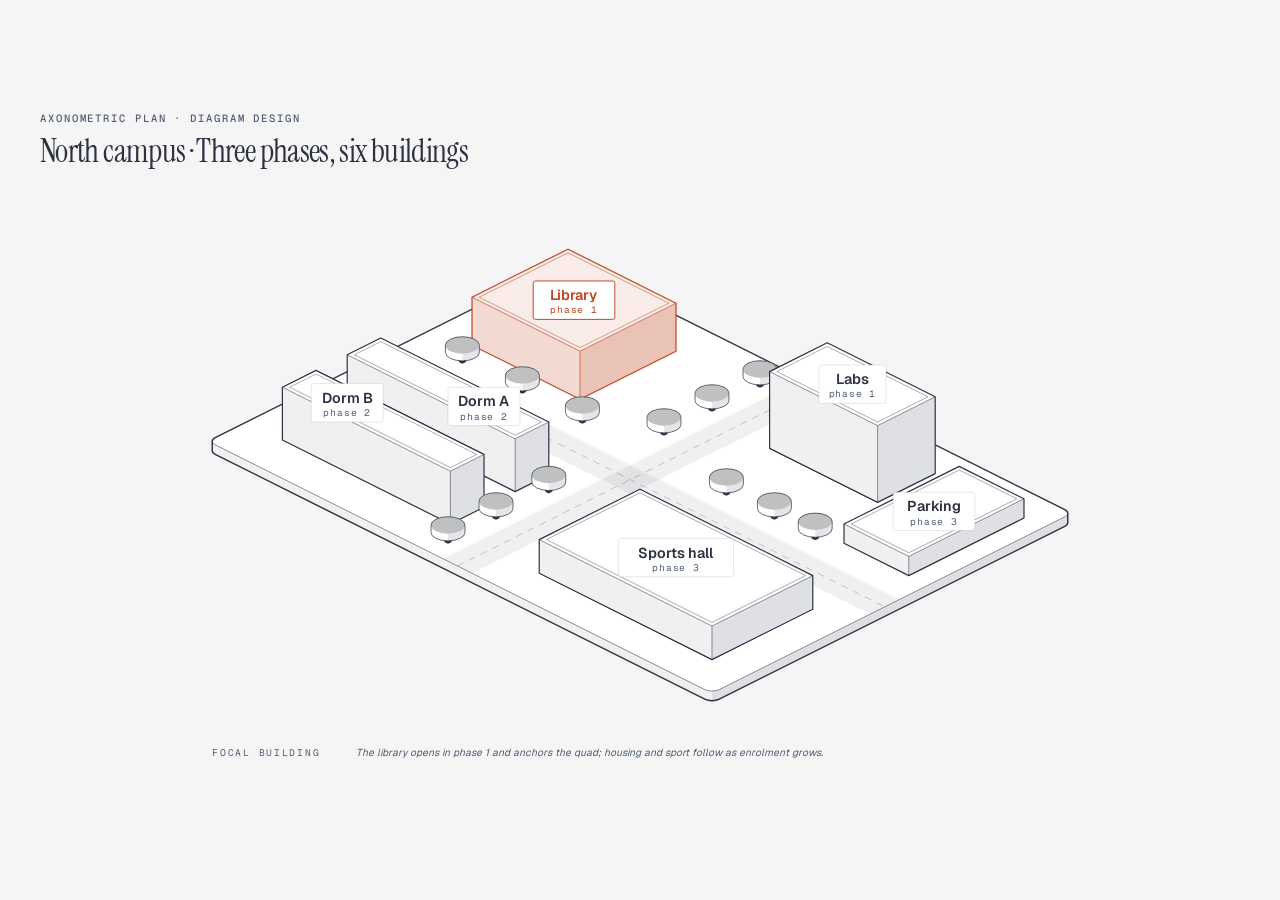
<file: .agents/skills/diagram-design/assets/example-axonometric-plan-campus.html>
<!DOCTYPE html>
<html lang="en">
<head>
  <meta charset="UTF-8">
  <meta name="viewport" content="width=device-width, initial-scale=1.0">
  <title>North campus · Three phases, six buildings</title>
  <link href="https://fonts.googleapis.com/css2?family=Instrument+Serif:ital@0;1&family=Geist:wght@400;500;600&family=Geist+Mono:wght@400;500;600&display=swap" rel="stylesheet">
  <style>
    *, *::before, *::after { box-sizing: border-box; margin: 0; padding: 0; }
    :root {
      --color-paper:   #f5f5f5;
      --color-ink:     #2d3142;
      --color-muted:   #4f5d75;
      --color-accent:  #bf4520;
      --font-sans:     'Geist', system-ui, sans-serif;
      --font-serif:    'Instrument Serif', serif;
      --font-mono:     'Geist Mono', ui-monospace, monospace;
    }

    body {
      font-family: var(--font-sans);
      background: var(--color-paper);
      color: var(--color-ink);
      min-height: 100vh;
      display: flex;
      align-items: center;
      justify-content: center;
      padding: 3rem 2rem;
    }

    .frame { max-width: 1200px; width: 100%; }
    .diagram-container { width: 100%; overflow-x: auto; }

    .eyebrow {
      font-family: var(--font-mono);
      font-size: 0.66rem;
      font-weight: 500;
      letter-spacing: 0.18em;
      text-transform: uppercase;
      color: var(--color-muted);
      margin-bottom: 0.5rem;
    }

    h1 {
      font-family: var(--font-serif);
      font-size: clamp(1.5rem, 2.4vw + 0.75rem, 2rem);
      font-weight: 400;
      letter-spacing: -0.02em;
      line-height: 1.15;
      color: var(--color-ink);
      margin-bottom: 1.5rem;
    }

    svg { width: 100%; min-width: 1000px; display: block; }
    @media print {
      .diagram-container { overflow-x: visible; }
      svg { min-width: 0; }
    }
  </style>
</head>
<body>
  <div class="frame">
    <p class="eyebrow">Axonometric plan · Diagram Design</p>
    <h1>North campus · Three phases, six buildings</h1>

    <div class="diagram-container">
      <svg viewBox="0 0 1000 496" xmlns="http://www.w3.org/2000/svg" role="img" aria-labelledby="axonometric-plan-campus-title axonometric-plan-campus-desc">
        <title id="axonometric-plan-campus-title">North campus · Three phases, six buildings</title>
        <desc id="axonometric-plan-campus-desc">Campus site plan with the library and labs in phase 1, two dorms in phase 2, and the sports hall and parking in phase 3, with the library as the focal building.</desc>
        <rect width="100%" height="100%" fill="#f5f5f5"/>
        <g data-axo-plan data-origin="440 64">
        <g data-plate data-rect="0 0 420 300 6" data-z="0" data-t="8"><path data-role="silhouette" d="M 143.51 206 A 8.49 4.24 0 0 1 146 203 L 434 59 A 8.49 4.24 0 0 1 446 59 L 854 263 A 8.49 4.24 0 0 1 856.49 266 L 856.49 274 A 8.49 4.24 0 0 1 854 277 L 566 421 A 8.49 4.24 0 0 1 554 421 L 146 217 A 8.49 4.24 0 0 1 143.51 214 Z" fill="#ffffff"/><path d="M 143.51 206 A 8.49 4.24 0 0 0 146 209 L 554 413 A 8.49 4.24 0 0 0 560 414.24 L 560 422.24 A 8.49 4.24 0 0 1 554 421 L 146 217 A 8.49 4.24 0 0 1 143.51 214 Z" fill="rgba(45,49,66,0.07)"/><path d="M 560 414.24 A 8.49 4.24 0 0 0 566 413 L 854 269 A 8.49 4.24 0 0 0 856.49 266 L 856.49 274 A 8.49 4.24 0 0 1 854 277 L 566 421 A 8.49 4.24 0 0 1 560 422.24 Z" fill="rgba(45,49,66,0.15)"/><path d="M 143.51 206 A 8.49 4.24 0 0 0 146 209 L 554 413 A 8.49 4.24 0 0 0 566 413 L 854 269 A 8.49 4.24 0 0 0 856.49 266" fill="none" stroke="rgba(45,49,66,0.55)" stroke-width="0.8"/><path d="M 143.51 206 A 8.49 4.24 0 0 1 146 203 L 434 59 A 8.49 4.24 0 0 1 446 59 L 854 263 A 8.49 4.24 0 0 1 856.49 266 L 856.49 274 A 8.49 4.24 0 0 1 854 277 L 566 421 A 8.49 4.24 0 0 1 554 421 L 146 217 A 8.49 4.24 0 0 1 143.51 214 Z" fill="none" stroke="#2d3142" stroke-width="1.2" stroke-linejoin="round"/></g>
        <path d="M 692 350 L 692 350 L 272 140 L 272 140 L 296 128 L 296 128 L 716 338 L 716 338 Z" fill="rgba(45,49,66,0.07)"/>
        <path d="M 360 316 L 360 316 L 336 304 L 336 304 L 636 154 L 636 154 L 660 166 L 660 166 Z" fill="rgba(45,49,66,0.07)"/>
        <line x1="284" y1="134" x2="704" y2="344" stroke="rgba(45,49,66,0.25)" stroke-width="0.8" stroke-dasharray="6,5"/>
        <line x1="648" y1="160" x2="348" y2="310" stroke="rgba(45,49,66,0.25)" stroke-width="0.8" stroke-dasharray="6,5"/>
        <g data-box data-rect="30 30 120 110 0" data-z="8" data-h="40" data-kind="building" data-name="Library" data-focal><path data-role="silhouette" d="M 360 86 L 360 86 L 440 46 L 440 46 L 530 91 L 530 91 L 530 131 L 530 131 L 450 171 L 450 171 L 360 126 L 360 126 Z" fill="#ffffff"/><path d="M 450 131 L 450 131 L 360 86 L 360 86 L 440 46 L 440 46 L 530 91 L 530 91 Z" fill="rgba(191,69,32,0.10)"/><path d="M 360 86 L 360 86 L 450 131 L 450 131 L 450 171 L 450 171 L 360 126 L 360 126 Z" fill="rgba(191,69,32,0.20)"/><path d="M 450 131 L 450 131 L 530 91 L 530 91 L 530 131 L 530 131 L 450 171 L 450 171 Z" fill="rgba(191,69,32,0.32)"/><path d="M 450 128 L 450 128 L 366 86 L 366 86 L 440 49 L 440 49 L 524 91 L 524 91 Z" fill="none" stroke="rgba(191,69,32,0.70)" stroke-width="0.6"/><path d="M 360 86 L 360 86 L 450 131 L 450 131 L 530 91 L 530 91 M 450 131 L 450 171" fill="none" stroke="rgba(191,69,32,0.70)" stroke-width="0.8"/><path d="M 360 86 L 360 86 L 440 46 L 440 46 L 530 91 L 530 91 L 530 131 L 530 131 L 450 171 L 450 171 L 360 126 L 360 126 Z" fill="none" stroke="#bf4520" stroke-width="1.0" stroke-linejoin="round"/></g>
        <g data-box data-rect="30 118 50 138 10" data-z="16" data-h="6" data-kind="tree"><path data-role="silhouette" d="M 337.86 126 A 14.14 7.07 0 0 1 342 121 L 342 121 A 14.14 7.07 0 0 1 362 121 L 362 121 A 14.14 7.07 0 0 1 366.14 126 L 366.14 132 A 14.14 7.07 0 0 1 362 137 L 362 137 A 14.14 7.07 0 0 1 342 137 L 342 137 A 14.14 7.07 0 0 1 337.86 132 Z" fill="#ffffff"/><path d="M 349 132 L 349 132 L 352 130.5 L 352 130.5 L 355 132 L 355 132 L 355 140 L 355 140 L 352 141.5 L 352 141.5 L 349 140 L 349 140 Z" fill="#2d3142"/><path d="M 337.86 126 A 14.14 7.07 0 0 1 342 121 L 342 121 A 14.14 7.07 0 0 1 362 121 L 362 121 A 14.14 7.07 0 0 1 366.14 126 L 366.14 132 A 14.14 7.07 0 0 1 362 137 L 362 137 A 14.14 7.07 0 0 1 342 137 L 342 137 A 14.14 7.07 0 0 1 337.86 132 Z" fill="#ffffff"/><path d="M 352 133.07 A 14.14 7.07 0 0 0 362 131 L 362 131 A 14.14 7.07 0 0 0 366.14 126 L 366.14 132 A 14.14 7.07 0 0 1 362 137 L 362 137 A 14.14 7.07 0 0 1 352 139.07 Z" fill="rgba(45,49,66,0.12)"/><path d="M 362 131 A 14.14 7.07 0 0 1 342 131 L 342 131 A 14.14 7.07 0 0 1 342 121 L 342 121 A 14.14 7.07 0 0 1 362 121 L 362 121 A 14.14 7.07 0 0 1 362 131 Z" fill="#bfc0c0"/><path d="M 337.86 126 A 14.14 7.07 0 0 1 342 121 L 342 121 A 14.14 7.07 0 0 1 362 121 L 362 121 A 14.14 7.07 0 0 1 366.14 126 L 366.14 132 A 14.14 7.07 0 0 1 362 137 L 362 137 A 14.14 7.07 0 0 1 342 137 L 342 137 A 14.14 7.07 0 0 1 337.86 132 Z" fill="none" stroke="#2d3142" stroke-width="0.6"/></g>
        <g data-box data-rect="174 14 194 34 10" data-z="16" data-h="6" data-kind="tree"><path data-role="silhouette" d="M 585.86 146 A 14.14 7.07 0 0 1 590 141 L 590 141 A 14.14 7.07 0 0 1 610 141 L 610 141 A 14.14 7.07 0 0 1 614.14 146 L 614.14 152 A 14.14 7.07 0 0 1 610 157 L 610 157 A 14.14 7.07 0 0 1 590 157 L 590 157 A 14.14 7.07 0 0 1 585.86 152 Z" fill="#ffffff"/><path d="M 597 152 L 597 152 L 600 150.5 L 600 150.5 L 603 152 L 603 152 L 603 160 L 603 160 L 600 161.5 L 600 161.5 L 597 160 L 597 160 Z" fill="#2d3142"/><path d="M 585.86 146 A 14.14 7.07 0 0 1 590 141 L 590 141 A 14.14 7.07 0 0 1 610 141 L 610 141 A 14.14 7.07 0 0 1 614.14 146 L 614.14 152 A 14.14 7.07 0 0 1 610 157 L 610 157 A 14.14 7.07 0 0 1 590 157 L 590 157 A 14.14 7.07 0 0 1 585.86 152 Z" fill="#ffffff"/><path d="M 600 153.07 A 14.14 7.07 0 0 0 610 151 L 610 151 A 14.14 7.07 0 0 0 614.14 146 L 614.14 152 A 14.14 7.07 0 0 1 610 157 L 610 157 A 14.14 7.07 0 0 1 600 159.07 Z" fill="rgba(45,49,66,0.12)"/><path d="M 610 151 A 14.14 7.07 0 0 1 590 151 L 590 151 A 14.14 7.07 0 0 1 590 141 L 590 141 A 14.14 7.07 0 0 1 610 141 L 610 141 A 14.14 7.07 0 0 1 610 151 Z" fill="#bfc0c0"/><path d="M 585.86 146 A 14.14 7.07 0 0 1 590 141 L 590 141 A 14.14 7.07 0 0 1 610 141 L 610 141 A 14.14 7.07 0 0 1 614.14 146 L 614.14 152 A 14.14 7.07 0 0 1 610 157 L 610 157 A 14.14 7.07 0 0 1 590 157 L 590 157 A 14.14 7.07 0 0 1 585.86 152 Z" fill="none" stroke="#2d3142" stroke-width="0.6"/></g>
        <g data-box data-rect="80 118 100 138 10" data-z="16" data-h="6" data-kind="tree"><path data-role="silhouette" d="M 387.86 151 A 14.14 7.07 0 0 1 392 146 L 392 146 A 14.14 7.07 0 0 1 412 146 L 412 146 A 14.14 7.07 0 0 1 416.14 151 L 416.14 157 A 14.14 7.07 0 0 1 412 162 L 412 162 A 14.14 7.07 0 0 1 392 162 L 392 162 A 14.14 7.07 0 0 1 387.86 157 Z" fill="#ffffff"/><path d="M 399 157 L 399 157 L 402 155.5 L 402 155.5 L 405 157 L 405 157 L 405 165 L 405 165 L 402 166.5 L 402 166.5 L 399 165 L 399 165 Z" fill="#2d3142"/><path d="M 387.86 151 A 14.14 7.07 0 0 1 392 146 L 392 146 A 14.14 7.07 0 0 1 412 146 L 412 146 A 14.14 7.07 0 0 1 416.14 151 L 416.14 157 A 14.14 7.07 0 0 1 412 162 L 412 162 A 14.14 7.07 0 0 1 392 162 L 392 162 A 14.14 7.07 0 0 1 387.86 157 Z" fill="#ffffff"/><path d="M 402 158.07 A 14.14 7.07 0 0 0 412 156 L 412 156 A 14.14 7.07 0 0 0 416.14 151 L 416.14 157 A 14.14 7.07 0 0 1 412 162 L 412 162 A 14.14 7.07 0 0 1 402 164.07 Z" fill="rgba(45,49,66,0.12)"/><path d="M 412 156 A 14.14 7.07 0 0 1 392 156 L 392 156 A 14.14 7.07 0 0 1 392 146 L 392 146 A 14.14 7.07 0 0 1 412 146 L 412 146 A 14.14 7.07 0 0 1 412 156 Z" fill="#bfc0c0"/><path d="M 387.86 151 A 14.14 7.07 0 0 1 392 146 L 392 146 A 14.14 7.07 0 0 1 412 146 L 412 146 A 14.14 7.07 0 0 1 416.14 151 L 416.14 157 A 14.14 7.07 0 0 1 412 162 L 412 162 A 14.14 7.07 0 0 1 392 162 L 392 162 A 14.14 7.07 0 0 1 387.86 157 Z" fill="none" stroke="#2d3142" stroke-width="0.6"/></g>
        <g data-box data-rect="30 186 170 214 0" data-z="8" data-h="44" data-kind="building" data-name="Dorm A"><path data-role="silhouette" d="M 256 134 L 256 134 L 284 120 L 284 120 L 424 190 L 424 190 L 424 234 L 424 234 L 396 248 L 396 248 L 256 178 L 256 178 Z" fill="#ffffff"/><path d="M 256 134 L 256 134 L 396 204 L 396 204 L 396 248 L 396 248 L 256 178 L 256 178 Z" fill="rgba(45,49,66,0.07)"/><path d="M 396 204 L 396 204 L 424 190 L 424 190 L 424 234 L 424 234 L 396 248 L 396 248 Z" fill="rgba(45,49,66,0.15)"/><path d="M 396 201 L 396 201 L 262 134 L 262 134 L 284 123 L 284 123 L 418 190 L 418 190 Z" fill="none" stroke="rgba(45,49,66,0.55)" stroke-width="0.6"/><path d="M 256 134 L 256 134 L 396 204 L 396 204 L 424 190 L 424 190 M 396 204 L 396 248" fill="none" stroke="rgba(45,49,66,0.55)" stroke-width="0.8"/><path d="M 256 134 L 256 134 L 284 120 L 284 120 L 424 190 L 424 190 L 424 234 L 424 234 L 396 248 L 396 248 L 256 178 L 256 178 Z" fill="none" stroke="#2d3142" stroke-width="1.0" stroke-linejoin="round"/></g>
        <g data-box data-rect="174 54 194 74 10" data-z="16" data-h="6" data-kind="tree"><path data-role="silhouette" d="M 545.86 166 A 14.14 7.07 0 0 1 550 161 L 550 161 A 14.14 7.07 0 0 1 570 161 L 570 161 A 14.14 7.07 0 0 1 574.14 166 L 574.14 172 A 14.14 7.07 0 0 1 570 177 L 570 177 A 14.14 7.07 0 0 1 550 177 L 550 177 A 14.14 7.07 0 0 1 545.86 172 Z" fill="#ffffff"/><path d="M 557 172 L 557 172 L 560 170.5 L 560 170.5 L 563 172 L 563 172 L 563 180 L 563 180 L 560 181.5 L 560 181.5 L 557 180 L 557 180 Z" fill="#2d3142"/><path d="M 545.86 166 A 14.14 7.07 0 0 1 550 161 L 550 161 A 14.14 7.07 0 0 1 570 161 L 570 161 A 14.14 7.07 0 0 1 574.14 166 L 574.14 172 A 14.14 7.07 0 0 1 570 177 L 570 177 A 14.14 7.07 0 0 1 550 177 L 550 177 A 14.14 7.07 0 0 1 545.86 172 Z" fill="#ffffff"/><path d="M 560 173.07 A 14.14 7.07 0 0 0 570 171 L 570 171 A 14.14 7.07 0 0 0 574.14 166 L 574.14 172 A 14.14 7.07 0 0 1 570 177 L 570 177 A 14.14 7.07 0 0 1 560 179.07 Z" fill="rgba(45,49,66,0.12)"/><path d="M 570 171 A 14.14 7.07 0 0 1 550 171 L 550 171 A 14.14 7.07 0 0 1 550 161 L 550 161 A 14.14 7.07 0 0 1 570 161 L 570 161 A 14.14 7.07 0 0 1 570 171 Z" fill="#bfc0c0"/><path d="M 545.86 166 A 14.14 7.07 0 0 1 550 161 L 550 161 A 14.14 7.07 0 0 1 570 161 L 570 161 A 14.14 7.07 0 0 1 574.14 166 L 574.14 172 A 14.14 7.07 0 0 1 570 177 L 570 177 A 14.14 7.07 0 0 1 550 177 L 550 177 A 14.14 7.07 0 0 1 545.86 172 Z" fill="none" stroke="#2d3142" stroke-width="0.6"/></g>
        <g data-box data-rect="130 118 150 138 10" data-z="16" data-h="6" data-kind="tree"><path data-role="silhouette" d="M 437.86 176 A 14.14 7.07 0 0 1 442 171 L 442 171 A 14.14 7.07 0 0 1 462 171 L 462 171 A 14.14 7.07 0 0 1 466.14 176 L 466.14 182 A 14.14 7.07 0 0 1 462 187 L 462 187 A 14.14 7.07 0 0 1 442 187 L 442 187 A 14.14 7.07 0 0 1 437.86 182 Z" fill="#ffffff"/><path d="M 449 182 L 449 182 L 452 180.5 L 452 180.5 L 455 182 L 455 182 L 455 190 L 455 190 L 452 191.5 L 452 191.5 L 449 190 L 449 190 Z" fill="#2d3142"/><path d="M 437.86 176 A 14.14 7.07 0 0 1 442 171 L 442 171 A 14.14 7.07 0 0 1 462 171 L 462 171 A 14.14 7.07 0 0 1 466.14 176 L 466.14 182 A 14.14 7.07 0 0 1 462 187 L 462 187 A 14.14 7.07 0 0 1 442 187 L 442 187 A 14.14 7.07 0 0 1 437.86 182 Z" fill="#ffffff"/><path d="M 452 183.07 A 14.14 7.07 0 0 0 462 181 L 462 181 A 14.14 7.07 0 0 0 466.14 176 L 466.14 182 A 14.14 7.07 0 0 1 462 187 L 462 187 A 14.14 7.07 0 0 1 452 189.07 Z" fill="rgba(45,49,66,0.12)"/><path d="M 462 181 A 14.14 7.07 0 0 1 442 181 L 442 181 A 14.14 7.07 0 0 1 442 171 L 442 171 A 14.14 7.07 0 0 1 462 171 L 462 171 A 14.14 7.07 0 0 1 462 181 Z" fill="#bfc0c0"/><path d="M 437.86 176 A 14.14 7.07 0 0 1 442 171 L 442 171 A 14.14 7.07 0 0 1 462 171 L 462 171 A 14.14 7.07 0 0 1 466.14 176 L 466.14 182 A 14.14 7.07 0 0 1 462 187 L 462 187 A 14.14 7.07 0 0 1 442 187 L 442 187 A 14.14 7.07 0 0 1 437.86 182 Z" fill="none" stroke="#2d3142" stroke-width="0.6"/></g>
        <g data-box data-rect="240 24 330 72 0" data-z="8" data-h="64" data-kind="building" data-name="Labs"><path data-role="silhouette" d="M 608 148 L 608 148 L 656 124 L 656 124 L 746 169 L 746 169 L 746 233 L 746 233 L 698 257 L 698 257 L 608 212 L 608 212 Z" fill="#ffffff"/><path d="M 608 148 L 608 148 L 698 193 L 698 193 L 698 257 L 698 257 L 608 212 L 608 212 Z" fill="rgba(45,49,66,0.07)"/><path d="M 698 193 L 698 193 L 746 169 L 746 169 L 746 233 L 746 233 L 698 257 L 698 257 Z" fill="rgba(45,49,66,0.15)"/><path d="M 698 190 L 698 190 L 614 148 L 614 148 L 656 127 L 656 127 L 740 169 L 740 169 Z" fill="none" stroke="rgba(45,49,66,0.55)" stroke-width="0.6"/><path d="M 608 148 L 608 148 L 698 193 L 698 193 L 746 169 L 746 169 M 698 193 L 698 257" fill="none" stroke="rgba(45,49,66,0.55)" stroke-width="0.8"/><path d="M 608 148 L 608 148 L 656 124 L 656 124 L 746 169 L 746 169 L 746 233 L 746 233 L 698 257 L 698 257 L 608 212 L 608 212 Z" fill="none" stroke="#2d3142" stroke-width="1.0" stroke-linejoin="round"/></g>
        <g data-box data-rect="174 94 194 114 10" data-z="16" data-h="6" data-kind="tree"><path data-role="silhouette" d="M 505.86 186 A 14.14 7.07 0 0 1 510 181 L 510 181 A 14.14 7.07 0 0 1 530 181 L 530 181 A 14.14 7.07 0 0 1 534.14 186 L 534.14 192 A 14.14 7.07 0 0 1 530 197 L 530 197 A 14.14 7.07 0 0 1 510 197 L 510 197 A 14.14 7.07 0 0 1 505.86 192 Z" fill="#ffffff"/><path d="M 517 192 L 517 192 L 520 190.5 L 520 190.5 L 523 192 L 523 192 L 523 200 L 523 200 L 520 201.5 L 520 201.5 L 517 200 L 517 200 Z" fill="#2d3142"/><path d="M 505.86 186 A 14.14 7.07 0 0 1 510 181 L 510 181 A 14.14 7.07 0 0 1 530 181 L 530 181 A 14.14 7.07 0 0 1 534.14 186 L 534.14 192 A 14.14 7.07 0 0 1 530 197 L 530 197 A 14.14 7.07 0 0 1 510 197 L 510 197 A 14.14 7.07 0 0 1 505.86 192 Z" fill="#ffffff"/><path d="M 520 193.07 A 14.14 7.07 0 0 0 530 191 L 530 191 A 14.14 7.07 0 0 0 534.14 186 L 534.14 192 A 14.14 7.07 0 0 1 530 197 L 530 197 A 14.14 7.07 0 0 1 520 199.07 Z" fill="rgba(45,49,66,0.12)"/><path d="M 530 191 A 14.14 7.07 0 0 1 510 191 L 510 191 A 14.14 7.07 0 0 1 510 181 L 510 181 A 14.14 7.07 0 0 1 530 181 L 530 181 A 14.14 7.07 0 0 1 530 191 Z" fill="#bfc0c0"/><path d="M 505.86 186 A 14.14 7.07 0 0 1 510 181 L 510 181 A 14.14 7.07 0 0 1 530 181 L 530 181 A 14.14 7.07 0 0 1 534.14 186 L 534.14 192 A 14.14 7.07 0 0 1 530 197 L 530 197 A 14.14 7.07 0 0 1 510 197 L 510 197 A 14.14 7.07 0 0 1 505.86 192 Z" fill="none" stroke="#2d3142" stroke-width="0.6"/></g>
        <g data-box data-rect="30 240 170 268 0" data-z="8" data-h="44" data-kind="building" data-name="Dorm B"><path data-role="silhouette" d="M 202 161 L 202 161 L 230 147 L 230 147 L 370 217 L 370 217 L 370 261 L 370 261 L 342 275 L 342 275 L 202 205 L 202 205 Z" fill="#ffffff"/><path d="M 202 161 L 202 161 L 342 231 L 342 231 L 342 275 L 342 275 L 202 205 L 202 205 Z" fill="rgba(45,49,66,0.07)"/><path d="M 342 231 L 342 231 L 370 217 L 370 217 L 370 261 L 370 261 L 342 275 L 342 275 Z" fill="rgba(45,49,66,0.15)"/><path d="M 342 228 L 342 228 L 208 161 L 208 161 L 230 150 L 230 150 L 364 217 L 364 217 Z" fill="none" stroke="rgba(45,49,66,0.55)" stroke-width="0.6"/><path d="M 202 161 L 202 161 L 342 231 L 342 231 L 370 217 L 370 217 M 342 231 L 342 275" fill="none" stroke="rgba(45,49,66,0.55)" stroke-width="0.8"/><path d="M 202 161 L 202 161 L 230 147 L 230 147 L 370 217 L 370 217 L 370 261 L 370 261 L 342 275 L 342 275 L 202 205 L 202 205 Z" fill="none" stroke="#2d3142" stroke-width="1.0" stroke-linejoin="round"/></g>
        <g data-box data-rect="174 190 194 210 10" data-z="16" data-h="6" data-kind="tree"><path data-role="silhouette" d="M 409.86 234 A 14.14 7.07 0 0 1 414 229 L 414 229 A 14.14 7.07 0 0 1 434 229 L 434 229 A 14.14 7.07 0 0 1 438.14 234 L 438.14 240 A 14.14 7.07 0 0 1 434 245 L 434 245 A 14.14 7.07 0 0 1 414 245 L 414 245 A 14.14 7.07 0 0 1 409.86 240 Z" fill="#ffffff"/><path d="M 421 240 L 421 240 L 424 238.5 L 424 238.5 L 427 240 L 427 240 L 427 248 L 427 248 L 424 249.5 L 424 249.5 L 421 248 L 421 248 Z" fill="#2d3142"/><path d="M 409.86 234 A 14.14 7.07 0 0 1 414 229 L 414 229 A 14.14 7.07 0 0 1 434 229 L 434 229 A 14.14 7.07 0 0 1 438.14 234 L 438.14 240 A 14.14 7.07 0 0 1 434 245 L 434 245 A 14.14 7.07 0 0 1 414 245 L 414 245 A 14.14 7.07 0 0 1 409.86 240 Z" fill="#ffffff"/><path d="M 424 241.07 A 14.14 7.07 0 0 0 434 239 L 434 239 A 14.14 7.07 0 0 0 438.14 234 L 438.14 240 A 14.14 7.07 0 0 1 434 245 L 434 245 A 14.14 7.07 0 0 1 424 247.07 Z" fill="rgba(45,49,66,0.12)"/><path d="M 434 239 A 14.14 7.07 0 0 1 414 239 L 414 239 A 14.14 7.07 0 0 1 414 229 L 414 229 A 14.14 7.07 0 0 1 434 229 L 434 229 A 14.14 7.07 0 0 1 434 239 Z" fill="#bfc0c0"/><path d="M 409.86 234 A 14.14 7.07 0 0 1 414 229 L 414 229 A 14.14 7.07 0 0 1 434 229 L 434 229 A 14.14 7.07 0 0 1 438.14 234 L 438.14 240 A 14.14 7.07 0 0 1 434 245 L 434 245 A 14.14 7.07 0 0 1 414 245 L 414 245 A 14.14 7.07 0 0 1 409.86 240 Z" fill="none" stroke="#2d3142" stroke-width="0.6"/></g>
        <g data-box data-rect="250 118 270 138 10" data-z="16" data-h="6" data-kind="tree"><path data-role="silhouette" d="M 557.86 236 A 14.14 7.07 0 0 1 562 231 L 562 231 A 14.14 7.07 0 0 1 582 231 L 582 231 A 14.14 7.07 0 0 1 586.14 236 L 586.14 242 A 14.14 7.07 0 0 1 582 247 L 582 247 A 14.14 7.07 0 0 1 562 247 L 562 247 A 14.14 7.07 0 0 1 557.86 242 Z" fill="#ffffff"/><path d="M 569 242 L 569 242 L 572 240.5 L 572 240.5 L 575 242 L 575 242 L 575 250 L 575 250 L 572 251.5 L 572 251.5 L 569 250 L 569 250 Z" fill="#2d3142"/><path d="M 557.86 236 A 14.14 7.07 0 0 1 562 231 L 562 231 A 14.14 7.07 0 0 1 582 231 L 582 231 A 14.14 7.07 0 0 1 586.14 236 L 586.14 242 A 14.14 7.07 0 0 1 582 247 L 582 247 A 14.14 7.07 0 0 1 562 247 L 562 247 A 14.14 7.07 0 0 1 557.86 242 Z" fill="#ffffff"/><path d="M 572 243.07 A 14.14 7.07 0 0 0 582 241 L 582 241 A 14.14 7.07 0 0 0 586.14 236 L 586.14 242 A 14.14 7.07 0 0 1 582 247 L 582 247 A 14.14 7.07 0 0 1 572 249.07 Z" fill="rgba(45,49,66,0.12)"/><path d="M 582 241 A 14.14 7.07 0 0 1 562 241 L 562 241 A 14.14 7.07 0 0 1 562 231 L 562 231 A 14.14 7.07 0 0 1 582 231 L 582 231 A 14.14 7.07 0 0 1 582 241 Z" fill="#bfc0c0"/><path d="M 557.86 236 A 14.14 7.07 0 0 1 562 231 L 562 231 A 14.14 7.07 0 0 1 582 231 L 582 231 A 14.14 7.07 0 0 1 586.14 236 L 586.14 242 A 14.14 7.07 0 0 1 582 247 L 582 247 A 14.14 7.07 0 0 1 562 247 L 562 247 A 14.14 7.07 0 0 1 557.86 242 Z" fill="none" stroke="#2d3142" stroke-width="0.6"/></g>
        <g data-box data-rect="350 24 404 120 0" data-z="8" data-h="16" data-kind="building" data-name="Parking"><path data-role="silhouette" d="M 670 275 L 670 275 L 766 227 L 766 227 L 820 254 L 820 254 L 820 270 L 820 270 L 724 318 L 724 318 L 670 291 L 670 291 Z" fill="#ffffff"/><path d="M 670 275 L 670 275 L 724 302 L 724 302 L 724 318 L 724 318 L 670 291 L 670 291 Z" fill="rgba(45,49,66,0.07)"/><path d="M 724 302 L 724 302 L 820 254 L 820 254 L 820 270 L 820 270 L 724 318 L 724 318 Z" fill="rgba(45,49,66,0.15)"/><path d="M 724 299 L 724 299 L 676 275 L 676 275 L 766 230 L 766 230 L 814 254 L 814 254 Z" fill="none" stroke="rgba(45,49,66,0.55)" stroke-width="0.6"/><path d="M 670 275 L 670 275 L 724 302 L 724 302 L 820 254 L 820 254 M 724 302 L 724 318" fill="none" stroke="rgba(45,49,66,0.55)" stroke-width="0.8"/><path d="M 670 275 L 670 275 L 766 227 L 766 227 L 820 254 L 820 254 L 820 270 L 820 270 L 724 318 L 724 318 L 670 291 L 670 291 Z" fill="none" stroke="#2d3142" stroke-width="1.0" stroke-linejoin="round"/></g>
        <g data-box data-rect="174 234 194 254 10" data-z="16" data-h="6" data-kind="tree"><path data-role="silhouette" d="M 365.86 256 A 14.14 7.07 0 0 1 370 251 L 370 251 A 14.14 7.07 0 0 1 390 251 L 390 251 A 14.14 7.07 0 0 1 394.14 256 L 394.14 262 A 14.14 7.07 0 0 1 390 267 L 390 267 A 14.14 7.07 0 0 1 370 267 L 370 267 A 14.14 7.07 0 0 1 365.86 262 Z" fill="#ffffff"/><path d="M 377 262 L 377 262 L 380 260.5 L 380 260.5 L 383 262 L 383 262 L 383 270 L 383 270 L 380 271.5 L 380 271.5 L 377 270 L 377 270 Z" fill="#2d3142"/><path d="M 365.86 256 A 14.14 7.07 0 0 1 370 251 L 370 251 A 14.14 7.07 0 0 1 390 251 L 390 251 A 14.14 7.07 0 0 1 394.14 256 L 394.14 262 A 14.14 7.07 0 0 1 390 267 L 390 267 A 14.14 7.07 0 0 1 370 267 L 370 267 A 14.14 7.07 0 0 1 365.86 262 Z" fill="#ffffff"/><path d="M 380 263.07 A 14.14 7.07 0 0 0 390 261 L 390 261 A 14.14 7.07 0 0 0 394.14 256 L 394.14 262 A 14.14 7.07 0 0 1 390 267 L 390 267 A 14.14 7.07 0 0 1 380 269.07 Z" fill="rgba(45,49,66,0.12)"/><path d="M 390 261 A 14.14 7.07 0 0 1 370 261 L 370 261 A 14.14 7.07 0 0 1 370 251 L 370 251 A 14.14 7.07 0 0 1 390 251 L 390 251 A 14.14 7.07 0 0 1 390 261 Z" fill="#bfc0c0"/><path d="M 365.86 256 A 14.14 7.07 0 0 1 370 251 L 370 251 A 14.14 7.07 0 0 1 390 251 L 390 251 A 14.14 7.07 0 0 1 394.14 256 L 394.14 262 A 14.14 7.07 0 0 1 390 267 L 390 267 A 14.14 7.07 0 0 1 370 267 L 370 267 A 14.14 7.07 0 0 1 365.86 262 Z" fill="none" stroke="#2d3142" stroke-width="0.6"/></g>
        <g data-box data-rect="290 118 310 138 10" data-z="16" data-h="6" data-kind="tree"><path data-role="silhouette" d="M 597.86 256 A 14.14 7.07 0 0 1 602 251 L 602 251 A 14.14 7.07 0 0 1 622 251 L 622 251 A 14.14 7.07 0 0 1 626.14 256 L 626.14 262 A 14.14 7.07 0 0 1 622 267 L 622 267 A 14.14 7.07 0 0 1 602 267 L 602 267 A 14.14 7.07 0 0 1 597.86 262 Z" fill="#ffffff"/><path d="M 609 262 L 609 262 L 612 260.5 L 612 260.5 L 615 262 L 615 262 L 615 270 L 615 270 L 612 271.5 L 612 271.5 L 609 270 L 609 270 Z" fill="#2d3142"/><path d="M 597.86 256 A 14.14 7.07 0 0 1 602 251 L 602 251 A 14.14 7.07 0 0 1 622 251 L 622 251 A 14.14 7.07 0 0 1 626.14 256 L 626.14 262 A 14.14 7.07 0 0 1 622 267 L 622 267 A 14.14 7.07 0 0 1 602 267 L 602 267 A 14.14 7.07 0 0 1 597.86 262 Z" fill="#ffffff"/><path d="M 612 263.07 A 14.14 7.07 0 0 0 622 261 L 622 261 A 14.14 7.07 0 0 0 626.14 256 L 626.14 262 A 14.14 7.07 0 0 1 622 267 L 622 267 A 14.14 7.07 0 0 1 612 269.07 Z" fill="rgba(45,49,66,0.12)"/><path d="M 622 261 A 14.14 7.07 0 0 1 602 261 L 602 261 A 14.14 7.07 0 0 1 602 251 L 602 251 A 14.14 7.07 0 0 1 622 251 L 622 251 A 14.14 7.07 0 0 1 622 261 Z" fill="#bfc0c0"/><path d="M 597.86 256 A 14.14 7.07 0 0 1 602 251 L 602 251 A 14.14 7.07 0 0 1 622 251 L 622 251 A 14.14 7.07 0 0 1 626.14 256 L 626.14 262 A 14.14 7.07 0 0 1 622 267 L 622 267 A 14.14 7.07 0 0 1 602 267 L 602 267 A 14.14 7.07 0 0 1 597.86 262 Z" fill="none" stroke="#2d3142" stroke-width="0.6"/></g>
        <g data-box data-rect="324 118 344 138 10" data-z="16" data-h="6" data-kind="tree"><path data-role="silhouette" d="M 631.86 273 A 14.14 7.07 0 0 1 636 268 L 636 268 A 14.14 7.07 0 0 1 656 268 L 656 268 A 14.14 7.07 0 0 1 660.14 273 L 660.14 279 A 14.14 7.07 0 0 1 656 284 L 656 284 A 14.14 7.07 0 0 1 636 284 L 636 284 A 14.14 7.07 0 0 1 631.86 279 Z" fill="#ffffff"/><path d="M 643 279 L 643 279 L 646 277.5 L 646 277.5 L 649 279 L 649 279 L 649 287 L 649 287 L 646 288.5 L 646 288.5 L 643 287 L 643 287 Z" fill="#2d3142"/><path d="M 631.86 273 A 14.14 7.07 0 0 1 636 268 L 636 268 A 14.14 7.07 0 0 1 656 268 L 656 268 A 14.14 7.07 0 0 1 660.14 273 L 660.14 279 A 14.14 7.07 0 0 1 656 284 L 656 284 A 14.14 7.07 0 0 1 636 284 L 636 284 A 14.14 7.07 0 0 1 631.86 279 Z" fill="#ffffff"/><path d="M 646 280.07 A 14.14 7.07 0 0 0 656 278 L 656 278 A 14.14 7.07 0 0 0 660.14 273 L 660.14 279 A 14.14 7.07 0 0 1 656 284 L 656 284 A 14.14 7.07 0 0 1 646 286.07 Z" fill="rgba(45,49,66,0.12)"/><path d="M 656 278 A 14.14 7.07 0 0 1 636 278 L 636 278 A 14.14 7.07 0 0 1 636 268 L 636 268 A 14.14 7.07 0 0 1 656 268 L 656 268 A 14.14 7.07 0 0 1 656 278 Z" fill="#bfc0c0"/><path d="M 631.86 273 A 14.14 7.07 0 0 1 636 268 L 636 268 A 14.14 7.07 0 0 1 656 268 L 656 268 A 14.14 7.07 0 0 1 660.14 273 L 660.14 279 A 14.14 7.07 0 0 1 656 284 L 656 284 A 14.14 7.07 0 0 1 636 284 L 636 284 A 14.14 7.07 0 0 1 631.86 279 Z" fill="none" stroke="#2d3142" stroke-width="0.6"/></g>
        <g data-box data-rect="248 188 392 272 0" data-z="8" data-h="28" data-kind="building" data-name="Sports hall"><path data-role="silhouette" d="M 416 288 L 416 288 L 500 246 L 500 246 L 644 318 L 644 318 L 644 346 L 644 346 L 560 388 L 560 388 L 416 316 L 416 316 Z" fill="#ffffff"/><path d="M 416 288 L 416 288 L 560 360 L 560 360 L 560 388 L 560 388 L 416 316 L 416 316 Z" fill="rgba(45,49,66,0.07)"/><path d="M 560 360 L 560 360 L 644 318 L 644 318 L 644 346 L 644 346 L 560 388 L 560 388 Z" fill="rgba(45,49,66,0.15)"/><path d="M 560 357 L 560 357 L 422 288 L 422 288 L 500 249 L 500 249 L 638 318 L 638 318 Z" fill="none" stroke="rgba(45,49,66,0.55)" stroke-width="0.6"/><path d="M 416 288 L 416 288 L 560 360 L 560 360 L 644 318 L 644 318 M 560 360 L 560 388" fill="none" stroke="rgba(45,49,66,0.55)" stroke-width="0.8"/><path d="M 416 288 L 416 288 L 500 246 L 500 246 L 644 318 L 644 318 L 644 346 L 644 346 L 560 388 L 560 388 L 416 316 L 416 316 Z" fill="none" stroke="#2d3142" stroke-width="1.0" stroke-linejoin="round"/></g>
        <g data-box data-rect="174 274 194 294 10" data-z="16" data-h="6" data-kind="tree"><path data-role="silhouette" d="M 325.86 276 A 14.14 7.07 0 0 1 330 271 L 330 271 A 14.14 7.07 0 0 1 350 271 L 350 271 A 14.14 7.07 0 0 1 354.14 276 L 354.14 282 A 14.14 7.07 0 0 1 350 287 L 350 287 A 14.14 7.07 0 0 1 330 287 L 330 287 A 14.14 7.07 0 0 1 325.86 282 Z" fill="#ffffff"/><path d="M 337 282 L 337 282 L 340 280.5 L 340 280.5 L 343 282 L 343 282 L 343 290 L 343 290 L 340 291.5 L 340 291.5 L 337 290 L 337 290 Z" fill="#2d3142"/><path d="M 325.86 276 A 14.14 7.07 0 0 1 330 271 L 330 271 A 14.14 7.07 0 0 1 350 271 L 350 271 A 14.14 7.07 0 0 1 354.14 276 L 354.14 282 A 14.14 7.07 0 0 1 350 287 L 350 287 A 14.14 7.07 0 0 1 330 287 L 330 287 A 14.14 7.07 0 0 1 325.86 282 Z" fill="#ffffff"/><path d="M 340 283.07 A 14.14 7.07 0 0 0 350 281 L 350 281 A 14.14 7.07 0 0 0 354.14 276 L 354.14 282 A 14.14 7.07 0 0 1 350 287 L 350 287 A 14.14 7.07 0 0 1 340 289.07 Z" fill="rgba(45,49,66,0.12)"/><path d="M 350 281 A 14.14 7.07 0 0 1 330 281 L 330 281 A 14.14 7.07 0 0 1 330 271 L 330 271 A 14.14 7.07 0 0 1 350 271 L 350 271 A 14.14 7.07 0 0 1 350 281 Z" fill="#bfc0c0"/><path d="M 325.86 276 A 14.14 7.07 0 0 1 330 271 L 330 271 A 14.14 7.07 0 0 1 350 271 L 350 271 A 14.14 7.07 0 0 1 354.14 276 L 354.14 282 A 14.14 7.07 0 0 1 350 287 L 350 287 A 14.14 7.07 0 0 1 330 287 L 330 287 A 14.14 7.07 0 0 1 325.86 282 Z" fill="none" stroke="#2d3142" stroke-width="0.6"/></g>
        <g data-role="tag" data-name="Library" data-at="75 70 48"><rect x="411" y="72.5" width="68" height="32" rx="2" fill="#ffffff" stroke="#bf4520" stroke-width="0.8"/><text data-role="name" x="445" y="88.5" text-anchor="middle" fill="#bf4520" font-size="12" font-weight="600" font-family="'Geist', sans-serif">Library</text><text x="445" y="99.5" text-anchor="middle" fill="#bf4520" font-size="8" font-family="'Geist Mono', monospace" letter-spacing="0.08em">phase 1</text></g>
        <g data-role="tag" data-name="Dorm A" data-at="130 200 52"><rect x="340" y="161" width="60" height="32" rx="2" fill="#ffffff" stroke="rgba(45,49,66,0.12)" stroke-width="0.8"/><text data-role="name" x="370" y="177" text-anchor="middle" fill="#2d3142" font-size="12" font-weight="600" font-family="'Geist', sans-serif">Dorm A</text><text x="370" y="188" text-anchor="middle" fill="#4f5d75" font-size="8" font-family="'Geist Mono', monospace" letter-spacing="0.08em">phase 2</text></g>
        <g data-role="tag" data-name="Labs" data-at="285 48 72"><rect x="649" y="142.5" width="56" height="32" rx="2" fill="#ffffff" stroke="rgba(45,49,66,0.12)" stroke-width="0.8"/><text data-role="name" x="677" y="158.5" text-anchor="middle" fill="#2d3142" font-size="12" font-weight="600" font-family="'Geist', sans-serif">Labs</text><text x="677" y="169.5" text-anchor="middle" fill="#4f5d75" font-size="8" font-family="'Geist Mono', monospace" letter-spacing="0.08em">phase 1</text></g>
        <g data-role="tag" data-name="Dorm B" data-at="70 254 52"><rect x="226" y="158" width="60" height="32" rx="2" fill="#ffffff" stroke="rgba(45,49,66,0.12)" stroke-width="0.8"/><text data-role="name" x="256" y="174" text-anchor="middle" fill="#2d3142" font-size="12" font-weight="600" font-family="'Geist', sans-serif">Dorm B</text><text x="256" y="185" text-anchor="middle" fill="#4f5d75" font-size="8" font-family="'Geist Mono', monospace" letter-spacing="0.08em">phase 2</text></g>
        <g data-role="tag" data-name="Parking" data-at="377 72 24"><rect x="711" y="248.5" width="68" height="32" rx="2" fill="#ffffff" stroke="rgba(45,49,66,0.12)" stroke-width="0.8"/><text data-role="name" x="745" y="264.5" text-anchor="middle" fill="#2d3142" font-size="12" font-weight="600" font-family="'Geist', sans-serif">Parking</text><text x="745" y="275.5" text-anchor="middle" fill="#4f5d75" font-size="8" font-family="'Geist Mono', monospace" letter-spacing="0.08em">phase 3</text></g>
        <g data-role="tag" data-name="Sports hall" data-at="320 230 36"><rect x="482" y="287" width="96" height="32" rx="2" fill="#ffffff" stroke="rgba(45,49,66,0.12)" stroke-width="0.8"/><text data-role="name" x="530" y="303" text-anchor="middle" fill="#2d3142" font-size="12" font-weight="600" font-family="'Geist', sans-serif">Sports hall</text><text x="530" y="314" text-anchor="middle" fill="#4f5d75" font-size="8" font-family="'Geist Mono', monospace" letter-spacing="0.08em">phase 3</text></g>
        </g>
        <text x="143.51" y="468" fill="#4f5d75" font-size="8" font-family="'Geist Mono', monospace" letter-spacing="0.18em">FOCAL BUILDING</text>
        <text x="263.51" y="468" fill="#4f5d75" font-size="8.5" font-family="'Geist', sans-serif" font-style="italic">The library opens in phase 1 and anchors the quad; housing and sport follow as enrolment grows.</text>
      </svg>
    </div>
  </div>
</body>
</html>
</file>
<file: demo/index.css>
/* ==========================================================================
   GOBY v4.0 — OMNI-SYNTHESIS VISUAL DASHBOARD STYLESHEET
   Design Language: Dark Glassmorphism, Bento Grid, Modern Typography
   ========================================================================== */

:root {
  --bg-main: #060911;
  --bg-card: rgba(16, 23, 38, 0.75);
  --bg-card-hover: rgba(24, 34, 56, 0.85);
  --border-card: rgba(255, 255, 255, 0.08);
  --border-card-glow: rgba(99, 102, 241, 0.4);
  
  --primary: #6366f1;
  --primary-glow: rgba(99, 102, 241, 0.35);
  --success: #10b981;
  --success-glow: rgba(16, 185, 129, 0.35);
  --danger: #ef4444;
  --danger-glow: rgba(239, 68, 68, 0.35);
  --warning: #f59e0b;
  --info: #3b82f6;
  --purple: #a855f7;

  --text-main: #f8fafc;
  --text-muted: #94a3b8;
  --text-dim: #64748b;

  --font-sans: 'Outfit', -apple-system, BlinkMacSystemFont, 'Segoe UI', Roboto, sans-serif;
  --font-mono: 'JetBrains Mono', monospace;

  --radius-sm: 8px;
  --radius-md: 14px;
  --radius-lg: 20px;

  --backdrop: blur(16px);
  --transition: all 0.25s cubic-bezier(0.4, 0, 0.2, 1);
}

/* Reset & Global Base */
*, *::before, *::after {
  box-sizing: border-box;
  margin: 0;
  padding: 0;
}

body {
  background-color: var(--bg-main);
  color: var(--text-main);
  font-family: var(--font-sans);
  font-size: 15px;
  line-height: 1.6;
  min-height: 100vh;
  overflow-x: hidden;
  background-image: 
    radial-gradient(circle at 15% 15%, rgba(99, 102, 241, 0.08) 0%, transparent 40%),
    radial-gradient(circle at 85% 85%, rgba(16, 185, 129, 0.08) 0%, transparent 40%);
}

.app-container {
  display: flex;
  flex-direction: column;
  min-height: 100vh;
  padding: 1.5rem 2rem;
  max-width: 1600px;
  margin: 0 auto;
  gap: 1.5rem;
}

/* Header */
.app-header {
  display: flex;
  flex-direction: column;
  gap: 1.25rem;
  background: var(--bg-card);
  backdrop-filter: var(--backdrop);
  border: 1px solid var(--border-card);
  border-radius: var(--radius-lg);
  padding: 1.25rem 1.75rem;
  box-shadow: 0 8px 32px rgba(0, 0, 0, 0.4);
}

@media (min-width: 1024px) {
  .app-header {
    display: grid;
    grid-template-columns: auto 1fr auto;
    align-items: center;
  }
}

.brand {
  display: flex;
  align-items: center;
  gap: 1rem;
}

.logo-icon {
  position: relative;
  width: 48px;
  height: 48px;
  background: linear-gradient(135deg, var(--primary), var(--purple));
  border-radius: 14px;
  display: flex;
  align-items: center;
  justify-content: center;
  font-size: 1.5rem;
  color: #ffffff;
  box-shadow: 0 4px 20px var(--primary-glow);
}

.pulse-ring {
  position: absolute;
  inset: -4px;
  border-radius: 18px;
  border: 2px solid var(--primary);
  animation: pulse-ring 2s cubic-bezier(0.4, 0, 0.6, 1) infinite;
  opacity: 0.5;
}

@keyframes pulse-ring {
  0% { transform: scale(0.95); opacity: 0.8; }
  50% { transform: scale(1.05); opacity: 0.3; }
  100% { transform: scale(0.95); opacity: 0.8; }
}

.brand-text h1 {
  font-size: 1.4rem;
  font-weight: 800;
  letter-spacing: -0.02em;
  line-height: 1.1;
}

.brand-text h1 span {
  color: var(--primary);
  font-weight: 600;
  font-size: 1rem;
  background: rgba(99, 102, 241, 0.15);
  padding: 2px 8px;
  border-radius: 6px;
  margin-left: 4px;
}

.brand-text p {
  font-size: 0.8rem;
  color: var(--text-muted);
  font-weight: 400;
}

/* Header Status Chips */
.header-status {
  display: flex;
  flex-wrap: wrap;
  gap: 0.75rem;
  align-items: center;
}

.status-chip {
  display: flex;
  align-items: center;
  gap: 0.5rem;
  padding: 0.4rem 0.85rem;
  border-radius: 30px;
  font-size: 0.78rem;
  background: rgba(255, 255, 255, 0.04);
  border: 1px solid var(--border-card);
  color: var(--text-muted);
}

.status-chip strong {
  color: var(--text-main);
}

.status-dot {
  width: 8px;
  height: 8px;
  border-radius: 50%;
  background: var(--success);
  box-shadow: 0 0 10px var(--success);
}

.status-chip.hook-active {
  border-color: rgba(16, 185, 129, 0.3);
  color: var(--success);
}

.status-chip.metric {
  border-color: rgba(99, 102, 241, 0.3);
  color: #818cf8;
}

/* Nav Tabs */
.nav-tabs {
  display: flex;
  flex-wrap: wrap;
  gap: 0.5rem;
  background: rgba(0, 0, 0, 0.3);
  padding: 4px;
  border-radius: var(--radius-md);
  border: 1px solid var(--border-card);
}

.nav-btn {
  display: flex;
  align-items: center;
  gap: 0.5rem;
  padding: 0.55rem 1rem;
  background: transparent;
  border: none;
  border-radius: var(--radius-sm);
  color: var(--text-muted);
  font-family: var(--font-sans);
  font-size: 0.85rem;
  font-weight: 500;
  cursor: pointer;
  transition: var(--transition);
}

.nav-btn:hover {
  color: var(--text-main);
  background: rgba(255, 255, 255, 0.05);
}

.nav-btn.active {
  color: #ffffff;
  background: var(--primary);
  box-shadow: 0 4px 14px var(--primary-glow);
}

/* Tab Panes */
.main-content {
  flex: 1;
}

.tab-pane {
  display: none;
  flex-direction: column;
  gap: 1.5rem;
  animation: fadeIn 0.3s ease-in-out;
}

.tab-pane.active {
  display: flex;
}

@keyframes fadeIn {
  from { opacity: 0; transform: translateY(6px); }
  to { opacity: 1; transform: translateY(0); }
}

/* Section Intro */
.section-intro {
  display: flex;
  flex-wrap: wrap;
  align-items: center;
  justify-content: space-between;
  gap: 1rem;
  background: var(--bg-card);
  border: 1px solid var(--border-card);
  border-radius: var(--radius-md);
  padding: 1.25rem 1.5rem;
  backdrop-filter: var(--backdrop);
}

.title-block h2 {
  font-size: 1.25rem;
  font-weight: 700;
  display: flex;
  align-items: center;
  gap: 0.6rem;
}

.title-block h2 i {
  color: var(--primary);
}

.title-block p {
  font-size: 0.85rem;
  color: var(--text-muted);
  margin-top: 2px;
}

/* Glass Card & Bento Box System */
.glass-card {
  background: var(--bg-card);
  backdrop-filter: var(--backdrop);
  border: 1px solid var(--border-card);
  border-radius: var(--radius-lg);
  padding: 1.5rem;
  display: flex;
  flex-direction: column;
  gap: 1.25rem;
  transition: var(--transition);
  box-shadow: 0 4px 24px rgba(0, 0, 0, 0.25);
}

.glass-card:hover {
  border-color: rgba(255, 255, 255, 0.15);
}

.card-header {
  display: flex;
  align-items: center;
  justify-content: space-between;
  gap: 1rem;
}

.card-header h3 {
  font-size: 1.05rem;
  font-weight: 600;
  display: flex;
  align-items: center;
  gap: 0.5rem;
  color: var(--text-main);
}

.card-header h3 i {
  color: var(--primary);
}

.badge {
  font-size: 0.72rem;
  font-weight: 600;
  padding: 0.25rem 0.65rem;
  border-radius: 20px;
  background: rgba(99, 102, 241, 0.15);
  color: #818cf8;
  border: 1px solid rgba(99, 102, 241, 0.3);
}

.badge-info {
  background: rgba(59, 130, 246, 0.15);
  color: #60a5fa;
  border-color: rgba(59, 130, 246, 0.3);
}

.badge-success {
  background: rgba(16, 185, 129, 0.15);
  color: #34d399;
  border-color: rgba(16, 185, 129, 0.3);
}

.badge-danger {
  background: rgba(239, 68, 68, 0.15);
  color: #f87171;
  border-color: rgba(239, 68, 68, 0.3);
}

/* TAB 1: SPATIAL GRID */
.grid-layout-spatial {
  display: grid;
  grid-template-columns: 1fr;
  gap: 1.5rem;
}

@media (min-width: 1024px) {
  .grid-layout-spatial {
    grid-template-columns: 1fr 340px;
  }
}

.canvas-wrapper {
  position: relative;
  background: #04070d;
  border-radius: var(--radius-md);
  border: 1px solid rgba(255, 255, 255, 0.05);
  overflow: hidden;
  display: flex;
  justify-content: center;
  align-items: center;
  min-height: 480px;
}

#spatial-canvas {
  width: 100%;
  height: 480px;
  display: block;
}

.legend-bar {
  display: flex;
  flex-wrap: wrap;
  gap: 1.25rem;
  font-size: 0.8rem;
  color: var(--text-muted);
  padding-top: 0.5rem;
  border-top: 1px solid var(--border-card);
}

.legend-item {
  display: flex;
  align-items: center;
  gap: 0.4rem;
}

.color-dot {
  width: 10px;
  height: 10px;
  border-radius: 50%;
}

.agent-dot { background: var(--primary); box-shadow: 0 0 8px var(--primary); }
.path-dot { background: var(--success); box-shadow: 0 0 8px var(--success); }
.block-dot { background: var(--danger); box-shadow: 0 0 8px var(--danger); }
.crystal-dot { background: var(--purple); box-shadow: 0 0 8px var(--purple); }

.spatial-stats-list {
  display: grid;
  gap: 0.75rem;
}

.stat-box {
  background: rgba(0, 0, 0, 0.25);
  border: 1px solid var(--border-card);
  padding: 0.75rem 1rem;
  border-radius: var(--radius-sm);
  display: flex;
  flex-direction: column;
  gap: 0.2rem;
}

.stat-label {
  font-size: 0.72rem;
  color: var(--text-muted);
  text-transform: uppercase;
  letter-spacing: 0.05em;
}

.stat-val {
  font-size: 0.95rem;
  font-weight: 600;
  color: var(--text-main);
  font-family: var(--font-mono);
}

.stat-val.highlight { color: #a5b4fc; }
.stat-val.status-green { color: #34d399; }

.agent-inspector-box {
  background: rgba(0, 0, 0, 0.3);
  border: 1px dashed var(--border-card);
  padding: 1rem;
  border-radius: var(--radius-md);
  display: flex;
  flex-direction: column;
  gap: 0.5rem;
}

.agent-inspector-box h4 {
  font-size: 0.85rem;
  color: var(--text-muted);
  display: flex;
  align-items: center;
  gap: 0.4rem;
}

/* TAB 2: CCR LIVE CHECKER */
.grid-layout-ccr {
  display: grid;
  grid-template-columns: 1fr;
  gap: 1.5rem;
}

@media (min-width: 1024px) {
  .grid-layout-ccr {
    grid-template-columns: 1fr 1fr;
  }
}

.preset-selector {
  display: flex;
  align-items: center;
  gap: 0.5rem;
  font-size: 0.8rem;
  color: var(--text-muted);
}

.preset-selector select {
  background: rgba(0, 0, 0, 0.4);
  border: 1px solid var(--border-card);
  color: var(--text-main);
  padding: 0.35rem 0.75rem;
  border-radius: var(--radius-sm);
  font-family: var(--font-sans);
  outline: none;
  cursor: pointer;
}

.editor-container {
  background: #03060c;
  border: 1px solid var(--border-card);
  border-radius: var(--radius-md);
  padding: 1rem;
  min-height: 380px;
}

#code-input {
  width: 100%;
  height: 360px;
  background: transparent;
  border: none;
  color: #e2e8f0;
  font-family: var(--font-mono);
  font-size: 0.88rem;
  line-height: 1.5;
  resize: vertical;
  outline: none;
}

.editor-actions {
  display: flex;
  gap: 0.75rem;
}

/* Buttons */
.btn {
  display: inline-flex;
  align-items: center;
  gap: 0.5rem;
  padding: 0.65rem 1.25rem;
  border-radius: var(--radius-sm);
  font-family: var(--font-sans);
  font-size: 0.85rem;
  font-weight: 600;
  border: none;
  cursor: pointer;
  transition: var(--transition);
}

.btn-primary {
  background: var(--primary);
  color: #ffffff;
  box-shadow: 0 4px 16px var(--primary-glow);
}

.btn-primary:hover {
  background: #4f46e5;
  transform: translateY(-1px);
}

.btn-secondary {
  background: rgba(255, 255, 255, 0.06);
  color: var(--text-muted);
  border: 1px solid var(--border-card);
}

.btn-secondary:hover {
  background: rgba(255, 255, 255, 0.1);
  color: var(--text-main);
}

.btn-glow {
  position: relative;
  overflow: hidden;
}

.btn-glow::after {
  content: '';
  position: absolute;
  inset: 0;
  background: linear-gradient(90deg, transparent, rgba(255, 255, 255, 0.2), transparent);
  transform: translateX(-100%);
  animation: shine 3s infinite;
}

@keyframes shine {
  100% { transform: translateX(100%); }
}

/* Neurons Grid */
.neurons-grid {
  display: grid;
  grid-template-columns: repeat(auto-fill, minmax(240px, 1fr));
  gap: 1rem;
}

.neuron-card {
  background: rgba(0, 0, 0, 0.3);
  border: 1px solid var(--border-card);
  border-radius: var(--radius-md);
  padding: 1rem;
  display: flex;
  flex-direction: column;
  gap: 0.5rem;
  transition: var(--transition);
}

.neuron-card.pass {
  border-color: rgba(16, 185, 129, 0.3);
  background: rgba(16, 185, 129, 0.04);
}

.neuron-card.fail {
  border-color: rgba(239, 68, 68, 0.4);
  background: rgba(239, 68, 68, 0.06);
}

.neuron-header {
  display: flex;
  align-items: center;
  justify-content: space-between;
}

.neuron-title {
  font-size: 0.85rem;
  font-weight: 700;
  color: var(--text-main);
  display: flex;
  align-items: center;
  gap: 0.4rem;
}

.gate-badge {
  font-size: 0.65rem;
  font-weight: 700;
  padding: 2px 6px;
  border-radius: 4px;
  text-transform: uppercase;
}

.gate-hard { background: rgba(239, 68, 68, 0.2); color: #f87171; }
.gate-soft { background: rgba(245, 158, 11, 0.2); color: #fbbf24; }

.neuron-msg {
  font-size: 0.78rem;
  color: var(--text-muted);
  line-height: 1.4;
}

/* TAB 3: LDE MATRIX */
.grid-layout-lde {
  display: grid;
  grid-template-columns: 1fr;
  gap: 1.5rem;
}

.similarity-gauge-box {
  display: flex;
  flex-direction: column;
  align-items: center;
  gap: 1.5rem;
  padding: 2rem 1rem;
  background: rgba(0, 0, 0, 0.25);
  border-radius: var(--radius-md);
  border: 1px solid var(--border-card);
}

.gauge-display {
  display: flex;
  flex-direction: column;
  align-items: center;
}

.gauge-value {
  font-size: 3.5rem;
  font-weight: 800;
  color: var(--danger);
  font-family: var(--font-mono);
  text-shadow: 0 0 20px var(--danger-glow);
}

.gauge-sub {
  font-size: 0.75rem;
  color: var(--text-muted);
  letter-spacing: 0.1em;
}

.gauge-bar-wrapper {
  position: relative;
  width: 100%;
  max-width: 600px;
  height: 20px;
  background: rgba(255, 255, 255, 0.05);
  border-radius: 10px;
  overflow: visible;
  border: 1px solid var(--border-card);
}

.gauge-fill {
  height: 100%;
  border-radius: 10px;
  background: linear-gradient(90deg, var(--success), var(--warning), var(--danger));
  transition: width 0.3s ease;
}

.threshold-marker {
  position: absolute;
  top: -6px;
  bottom: -6px;
  width: 2px;
  background: #ffffff;
  box-shadow: 0 0 10px #ffffff;
}

.marker-tag {
  position: absolute;
  top: -24px;
  left: 50%;
  transform: translateX(-50%);
  font-size: 0.65rem;
  font-weight: 700;
  color: #ffffff;
  background: var(--danger);
  padding: 2px 6px;
  border-radius: 4px;
  white-space: nowrap;
}

.similarity-controls {
  display: flex;
  flex-direction: column;
  gap: 0.75rem;
}

.similarity-controls label {
  font-size: 0.85rem;
  color: var(--text-muted);
}

#slider-similarity {
  width: 100%;
  accent-color: var(--danger);
}

.sim-note {
  font-size: 0.85rem;
  padding: 0.75rem 1rem;
  border-radius: var(--radius-sm);
  background: rgba(239, 68, 68, 0.1);
  border: 1px solid rgba(239, 68, 68, 0.3);
  color: #f87171;
}

.bypass-cards-grid {
  display: grid;
  grid-template-columns: repeat(auto-fit, minmax(260px, 1fr));
  gap: 1.25rem;
}

.bypass-card {
  background: rgba(0, 0, 0, 0.3);
  border: 1px solid var(--border-card);
  border-radius: var(--radius-md);
  padding: 1.25rem;
  display: flex;
  flex-direction: column;
  gap: 0.6rem;
  transition: var(--transition);
}

.bypass-card:hover {
  border-color: var(--primary);
  transform: translateY(-2px);
}

.bypass-icon {
  width: 40px;
  height: 40px;
  border-radius: 10px;
  background: rgba(99, 102, 241, 0.15);
  color: var(--primary);
  display: flex;
  align-items: center;
  justify-content: center;
  font-size: 1.2rem;
}

.bypass-card h4 {
  font-size: 1rem;
  font-weight: 700;
}

.bypass-type {
  font-size: 0.75rem;
  color: var(--primary);
  font-weight: 600;
}

.bypass-desc {
  font-size: 0.82rem;
  color: var(--text-muted);
}

/* TAB 4: MEMORY EXPLORER */
.grid-layout-memory {
  display: grid;
  grid-template-columns: 1fr;
  gap: 1.5rem;
}

@media (min-width: 1024px) {
  .grid-layout-memory {
    grid-template-columns: 1fr 420px;
  }
}

.search-box {
  position: relative;
  width: 100%;
  max-width: 400px;
}

.search-box i {
  position: absolute;
  left: 1rem;
  top: 50%;
  transform: translateY(-50%);
  color: var(--text-muted);
}

#input-search-memory {
  width: 100%;
  padding: 0.6rem 1rem 0.6rem 2.5rem;
  background: rgba(0, 0, 0, 0.4);
  border: 1px solid var(--border-card);
  border-radius: 30px;
  color: var(--text-main);
  font-family: var(--font-sans);
  font-size: 0.85rem;
  outline: none;
}

.memory-items-container {
  display: flex;
  flex-direction: column;
  gap: 1rem;
  max-height: 550px;
  overflow-y: auto;
  padding-right: 0.5rem;
}

.memory-card-item {
  background: rgba(0, 0, 0, 0.25);
  border: 1px solid var(--border-card);
  border-radius: var(--radius-md);
  padding: 1rem 1.25rem;
  display: flex;
  flex-direction: column;
  gap: 0.5rem;
  transition: var(--transition);
}

.memory-card-item:hover {
  border-color: rgba(99, 102, 241, 0.4);
}

.memory-key {
  font-size: 0.9rem;
  font-weight: 700;
  color: #a5b4fc;
  font-family: var(--font-mono);
}

.memory-heuristic {
  font-size: 0.85rem;
  color: var(--text-main);
}

.json-viewer {
  background: #03060c;
  border: 1px solid var(--border-card);
  border-radius: var(--radius-md);
  padding: 1rem;
  max-height: 550px;
  overflow: auto;
}

.json-viewer code {
  font-family: var(--font-mono);
  font-size: 0.8rem;
  color: #94a3b8;
}

/* TAB 5: ORCHESTRATOR */
.grid-layout-orchestrator {
  display: grid;
  grid-template-columns: 1fr;
  gap: 1.5rem;
}

@media (min-width: 1024px) {
  .grid-layout-orchestrator {
    grid-template-columns: 1fr 380px;
  }
}

.task-pipeline-grid {
  display: grid;
  grid-template-columns: repeat(auto-fill, minmax(260px, 1fr));
  gap: 1rem;
}

.task-card {
  background: rgba(0, 0, 0, 0.3);
  border: 1px solid var(--border-card);
  border-radius: var(--radius-md);
  padding: 1rem;
  display: flex;
  flex-direction: column;
  gap: 0.5rem;
}

.task-card.running { border-color: var(--info); }
.task-card.success { border-color: var(--success); }
.task-card.failed { border-color: var(--danger); }

.task-header {
  display: flex;
  align-items: center;
  justify-content: space-between;
}

.task-name { font-weight: 700; font-size: 0.9rem; }

.orchestrator-console {
  background: #03060c;
  border: 1px solid var(--border-card);
  border-radius: var(--radius-md);
  padding: 1rem;
  font-family: var(--font-mono);
  font-size: 0.78rem;
  height: 480px;
  overflow-y: auto;
  display: flex;
  flex-direction: column;
  gap: 0.4rem;
}

.log-line { color: var(--text-muted); }
.log-line.info { color: #60a5fa; }
.log-line.success { color: #34d399; }
.log-line.error { color: #f87171; }

/* Footer */
.app-footer {
  display: flex;
  flex-wrap: wrap;
  align-items: center;
  justify-content: space-between;
  gap: 1rem;
  padding: 1rem 1.5rem;
  background: var(--bg-card);
  border: 1px solid var(--border-card);
  border-radius: var(--radius-md);
  font-size: 0.8rem;
  color: var(--text-muted);
}

.footer-links {
  display: flex;
  gap: 1rem;
}

.footer-link {
  color: var(--primary);
  text-decoration: none;
  display: flex;
  align-items: center;
  gap: 0.3rem;
  transition: var(--transition);
}

.footer-link:hover { color: #818cf8; text-decoration: underline; }
</file>
